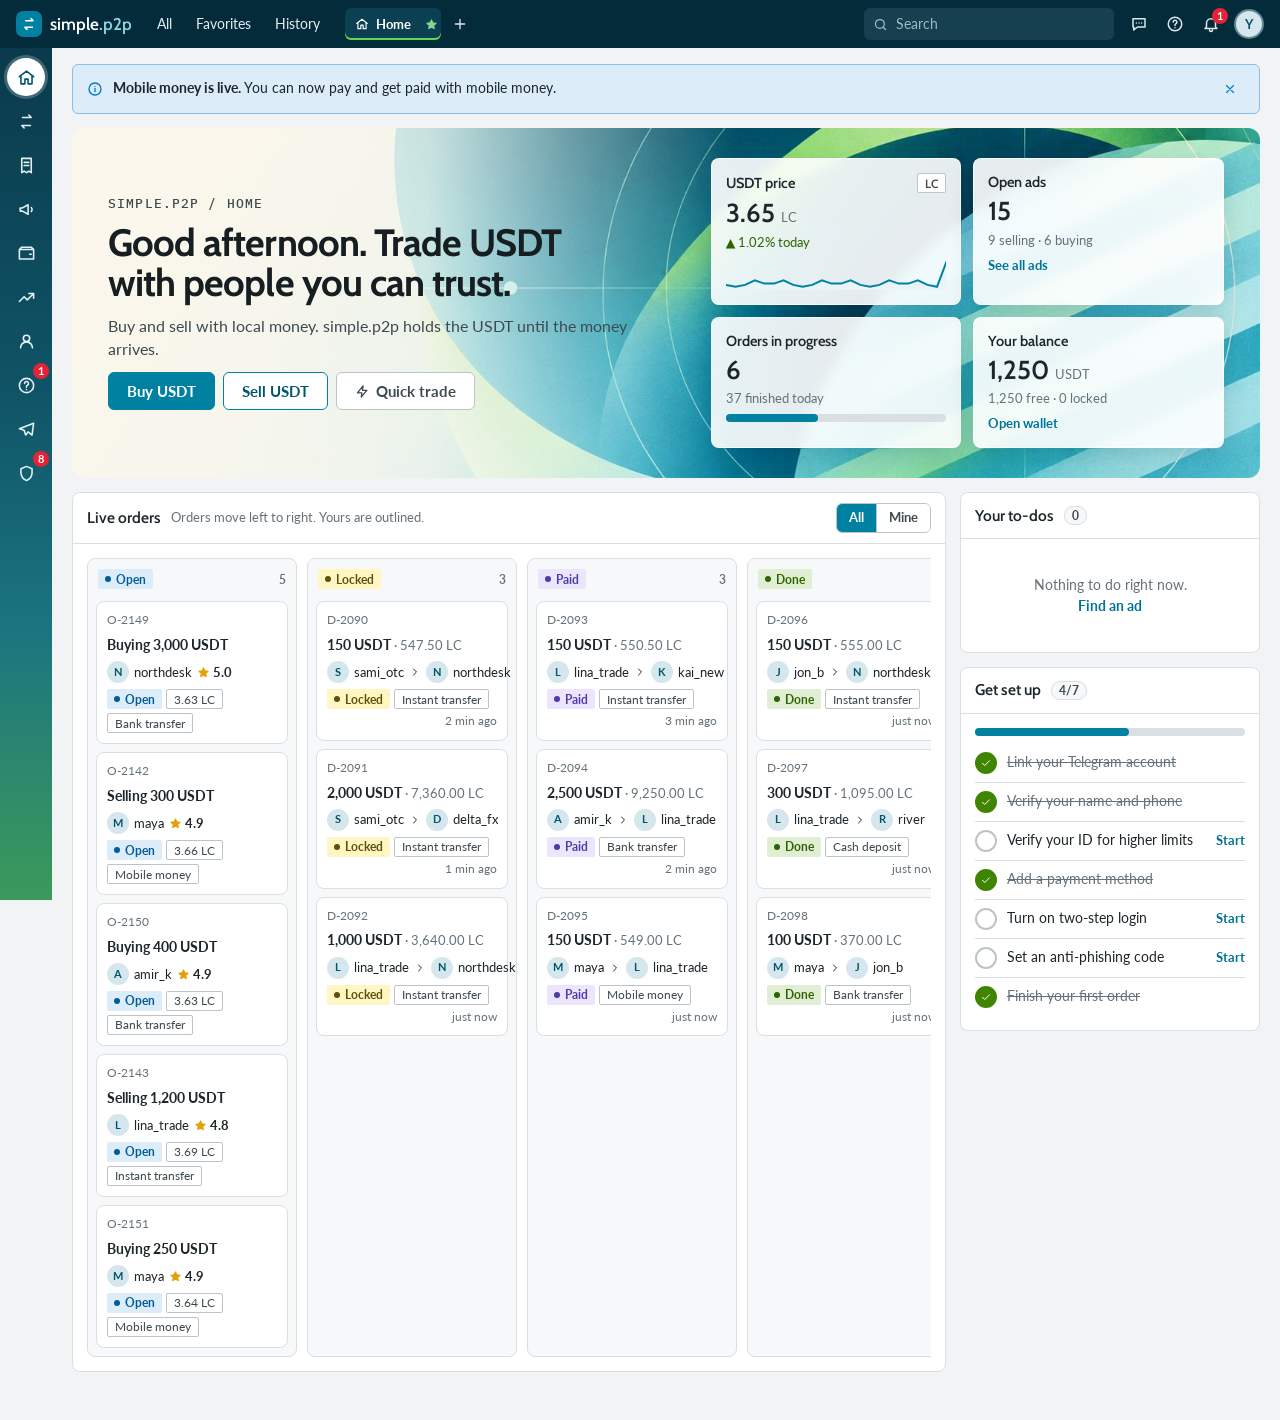
<file: demo/index.html>
<!doctype html>
<html lang="en"><head><meta charset="utf-8">
<meta name="viewport" content="width=device-width,initial-scale=1,viewport-fit=cover">
<style>:root{color-scheme:light;box-sizing:border-box;padding-top:env(safe-area-inset-top,0px);padding-bottom:env(safe-area-inset-bottom,0px)}body{margin:0;padding:0;font:14px -apple-system,BlinkMacSystemFont,sans-serif;background:#fff;color:#000}img{max-width:100%}[hidden]:not([hidden=until-found i]){display:none!important}</style>
</head><body>
<title>simple.p2p workspace</title>
<meta name="claude:viewport-fit-sides" content="cover">
<link rel="stylesheet" href="https://fonts.googleapis.com/css2?family=Cabin:wght@500;600;700&family=IBM+Plex+Mono:wght@500&family=Lato:wght@400;700&display=swap">
<style>
/* Layout: an enterprise "workspace" shell. Dark top bar (menus, where-am-I pill, search, alerts), a thin colour rail of pages on the
   left (a bottom bar on phones), a strip of tabs for every open deal, then the page: dashboards, list pages and record pages.
   Record pages use three columns: details left, summary and activity in the middle, a light-blue side panel on the right.
   Teal is for actions; status colours (yellow locked, purple paid, green done, red dispute) only ever mark state. One light look. */
:root{
  --hdr:#032B3A;--hdr-2:#0C3F51;--hdr-field:#163F4F;--hdr-line:#2A5868;--on-hdr:#FFFFFF;--hdr-muted:#9DBDC8;--hdr-text:#E3EEF2;
  --pri:#0081A2;--pri-d:#00566E;--pri-dd:#002C38;--pri-l:#BCDFE7;--pri-ll:#E8F4F7;
  --strip:#C5E0E8;--strip-h:#D8EBF0;
  --bg:#F1F3F4;--card:#FFFFFF;--soft:#F6F8F9;--line:#D9DFE2;--line-2:#BCC4C9;
  --text:#1D262A;--text-2:#3D4A50;--muted:#65727A;--link:#00739A;
  --panel:#E2EDF1;--panel-line:#CBDDE4;--iconbar:#C2DCE4;
  --pos:#2F6301;--pos-bg:#E0EFD3;--pos-dot:#3F8500;--pos-line:#9CC77E;
  --info:#005D9A;--info-bg:#DDECF9;--info-dot:#0079CC;--info-line:#8CBDE6;
  --mod:#4F3BA6;--mod-bg:#EBE6FD;--mod-dot:#7A5DF0;--mod-line:#B3A3F6;
  --warn:#5E5007;--warn-bg:#FFF6C4;--warn-dot:#C9AC10;--warn-line:#E8D466;
  --high:#7A4700;--high-bg:#FFE7C4;--high-dot:#FD9601;--high-line:#F5B860;
  --crit:#A81A29;--crit-bg:#FCDDE0;--crit-dot:#E52238;--crit-line:#EE8A94;
  --low:#4A5053;--low-bg:#E6E8E9;--low-dot:#6D7376;--low-line:#B4B8BA;
  --note:#FFF8DC;--note-line:#EDDC98;--sum-line:#71BC8F;--sum-bg:#F4FAF6;
  --f-h:"Cabin","Lato",system-ui,-apple-system,"Segoe UI",Roboto,Arial,sans-serif;
  --f-b:"Lato",system-ui,-apple-system,"Segoe UI",Roboto,Arial,sans-serif;
  --r-s:2px;--r-m:6px;--r-l:8px;--top:calc(48px + env(safe-area-inset-top,0px));
  color-scheme:light;
}
*,*::before,*::after{box-sizing:border-box}
html,body{background:var(--bg)}
body{color:var(--text);font:400 14px/1.45 var(--f-b);-webkit-font-smoothing:antialiased}
body::before{content:"";position:fixed;inset:0 0 auto;height:env(safe-area-inset-top,0px);z-index:60;background:var(--hdr)}
h1,h2,h3,h4,p,ul,ol,dl,dd{margin:0}
ul,ol{padding:0;list-style:none}
button,input,select,textarea{font:inherit;color:inherit}
button{cursor:pointer}
:focus-visible{outline:2px solid var(--pri);outline-offset:2px}
.sr{position:absolute;width:1px;height:1px;overflow:hidden;clip:rect(0 0 0 0);white-space:nowrap}
.i{flex:none;vertical-align:-3px}
.i.fill{fill:currentColor}
.num{font-variant-numeric:tabular-nums}
.muted{color:var(--muted)}
.small{font-size:12.5px}
.empty{padding:22px 12px;color:var(--muted);text-align:center}

/* top bar */
.hdr{position:sticky;top:env(safe-area-inset-top,0px);z-index:50;display:flex;align-items:center;gap:10px;height:48px;padding:0 max(16px,env(safe-area-inset-right,0px)) 0 max(16px,env(safe-area-inset-left,0px));background:var(--hdr);color:var(--on-hdr)}
.hdr-l{display:flex;align-items:center;gap:2px;min-width:0}
.logo{display:flex;align-items:center;gap:8px;margin-right:12px;padding:0;border:0;background:none;color:var(--on-hdr);font:600 17px/1 var(--f-h);white-space:nowrap}
.logo em{font-style:normal;color:#8FD3E2}
.logo-mark{display:grid;place-items:center;width:26px;height:26px;border-radius:7px;background:var(--pri);color:#fff}
.hm{display:flex;align-items:center;gap:6px;height:34px;padding:0 10px;border:1px solid transparent;border-radius:var(--r-m);background:none;color:var(--hdr-text);font-size:14px;white-space:nowrap}
.hm:hover{background:var(--hdr-2)}
.hm.on{border-color:#5E8796;background:var(--hdr-2);color:#fff}
.hm .i{display:none}
.hdr-r{display:flex;align-items:center;justify-content:flex-end;gap:2px;min-width:0}
.gsearch{position:relative;display:flex;align-items:center;width:min(250px,20vw);height:32px;margin-right:6px;color:var(--hdr-muted)}
.gsearch .i{position:absolute;left:9px;pointer-events:none}
.gsearch input{width:100%;height:100%;padding:0 10px 0 31px;border:1px solid transparent;border-radius:var(--r-m);background:var(--hdr-field);color:#fff;font-size:13.5px}
.gsearch input::placeholder{color:var(--hdr-muted)}
.gsearch input:focus{outline:none;border-color:#7FB7C7;background:#0E3747}
.hi{position:relative;display:grid;place-items:center;flex:none;width:34px;height:34px;border:0;border-radius:50%;background:none;color:#D9E8ED}
.hi:hover{background:var(--hdr-2)}
.hi.ph{display:none}
.nb{position:absolute;top:1px;right:0;min-width:16px;height:16px;padding:0 4px;border-radius:8px;background:var(--crit-dot);color:#fff;font:700 10.5px/16px var(--f-b);text-align:center}
.hme{display:grid;place-items:center;flex:none;width:30px;height:30px;margin-left:4px;border:2px solid #5E8796;border-radius:50%;background:#D5E6EC;color:var(--pri-d);font-weight:700;font-size:13px}

/* shell: pinned menu, rail, tabs, page */
.shell{display:flex;align-items:stretch;min-height:calc(100vh - 48px)}
.pinned{position:sticky;top:var(--top);align-self:flex-start;flex:none;width:250px;height:calc(100vh - var(--top));overflow-y:auto;background:var(--hdr);color:var(--hdr-text);border-right:1px solid var(--hdr-line)}
.pin-t{padding:14px 14px 0;font:600 15px var(--f-h);color:#fff}
.rail{position:sticky;top:var(--top);align-self:flex-start;display:flex;flex-direction:column;align-items:center;gap:6px;flex:none;width:52px;height:calc(100vh - var(--top));padding:10px 0 12px;background:linear-gradient(180deg,#0A3A4C 0%,#0F5466 40%,#1B7480 68%,#3B9A5A 100%)}
.rb{position:relative;display:grid;place-items:center;width:38px;height:38px;border:0;border-radius:50%;background:none;color:#E3F1F4}
.rb:hover{background:rgba(255,255,255,.14)}
.rb.on{background:#fff;color:var(--pri-d);box-shadow:0 0 0 3px rgba(255,255,255,.22)}
.rb .nb{top:-3px;right:-4px}
.rb-l{display:none}
.rail .grow{flex:1}
.work{flex:1;min-width:0;display:flex;flex-direction:column}
.tabs{flex:1;display:flex;align-items:center;gap:4px;min-width:0;height:48px;padding:0 4px;overflow-x:auto;scrollbar-width:none}
.tabs::-webkit-scrollbar{display:none}
.tab{display:flex;align-items:center;flex:none;height:32px;border-radius:var(--r-m);color:#C7DCE3}
.tab:hover{background:var(--hdr-2)}
.tab.on{background:var(--hdr-2);color:#fff;box-shadow:inset 0 -2px 0 #62D84E}
.tb{display:flex;align-items:center;gap:7px;max-width:220px;height:100%;padding:0 8px 0 10px;border:0;background:none;color:inherit;font-size:13px;white-space:nowrap}
.tab.on .tb{font-weight:700}
.tb .tl{overflow:hidden;text-overflow:ellipsis}
.tstar{display:grid;place-items:center;flex:none;width:22px;height:22px;border:0;border-radius:4px;background:none;color:#9DBDC8}
.tstar.on{color:#86D592}
.tstar:hover{background:#1E5468;color:#fff}
.tdot{width:7px;height:7px;border-radius:50%;background:var(--crit-dot)}
.tx{display:grid;place-items:center;width:22px;height:22px;margin-right:5px;border:0;border-radius:4px;background:none;color:#9DBDC8}
.tx:hover{background:#1E5468;color:#fff}
.tadd{display:grid;place-items:center;flex:none;width:30px;height:30px;border:0;border-radius:6px;background:none;color:#D9E8ED}
.tadd:hover{background:var(--hdr-2)}
.main{flex:1;display:flex;flex-direction:column;gap:14px;min-width:0;padding:16px 20px 48px}
.main.flush{padding:0;gap:0;background:var(--card)}

/* type, cards, buttons, fields */
.ph{display:flex;flex-wrap:wrap;align-items:center;justify-content:space-between;gap:10px 16px}
.ph h1{font:600 21px/1.25 var(--f-h);text-wrap:balance}
.sub{font-size:13px;color:var(--muted)}
.card{display:flex;flex-direction:column;min-width:0;border:1px solid var(--line);border-radius:var(--r-l);background:var(--card)}
.card-h{display:flex;flex-wrap:wrap;align-items:center;gap:8px 10px;min-height:46px;padding:10px 14px;border-bottom:1px solid var(--line)}
.card-t{font:600 15.5px/1.3 var(--f-h)}
.card-b{padding:14px;min-width:0}
.cnt{padding:0 7px;border-radius:9px;background:var(--soft);border:1px solid var(--line);font-size:12px;font-weight:700;color:var(--text-2)}
.ml{margin-left:auto}
.btns{display:flex;flex-wrap:wrap;align-items:center;gap:8px}
.btn{position:relative;display:inline-flex;align-items:center;justify-content:center;gap:6px;height:32px;padding:0 14px;border:1px solid var(--pri);border-radius:var(--r-m);background:var(--card);color:var(--pri-d);font-weight:700;font-size:13.5px;white-space:nowrap}
.btn:hover{background:var(--pri-ll)}
.btn.pri{background:var(--pri);color:#fff}
.btn.pri:hover{border-color:var(--pri-d);background:var(--pri-d)}
.btn.plain{border-color:var(--line-2);color:var(--text-2)}
.btn.plain:hover{background:var(--soft)}
.btn.bad{border-color:var(--crit-dot);color:var(--crit)}
.btn.bad:hover{background:var(--crit-bg)}
.btn.sm{height:28px;padding:0 10px;font-size:12.5px}
.btn.lg{height:38px;padding:0 18px;font-size:14.5px}
.btn.full{width:100%}
.btn:disabled{opacity:.45;cursor:not-allowed}
.btn .nb{position:static;margin-left:2px}
.ib{display:grid;place-items:center;flex:none;width:30px;height:30px;border:0;border-radius:var(--r-m);background:none;color:var(--text-2)}
.ib:hover{background:var(--soft)}
.ib.on{background:var(--pri-ll);color:var(--pri-d)}
.ib.dk{color:var(--hdr-text)}
.ib.dk:hover{background:var(--hdr-2)}
.link{padding:0;border:0;background:none;color:var(--link);font-weight:700;text-align:left}
.link:hover{text-decoration:underline}
.fld{display:flex;flex-direction:column;gap:4px;min-width:0}
.lbl{font-size:12.5px;color:var(--text-2)}
.req::before{content:"* ";color:var(--crit-dot)}
.in{width:100%;height:32px;padding:0 10px;border:1px solid var(--line-2);border-radius:var(--r-m);background:#fff;color:var(--text);font-size:14px}
.in:focus{outline:none;border-color:var(--pri);box-shadow:0 0 0 1px var(--pri)}
textarea.in{height:auto;min-height:84px;padding:8px 10px;resize:vertical}
select.in{padding-right:6px}
.ro{display:flex;align-items:center;justify-content:space-between;gap:8px;min-height:32px;padding:5px 4px 5px 10px;border:1px solid var(--line);border-radius:var(--r-m);background:#F3F5F6;font-size:14px;overflow-wrap:anywhere}
.ro .ib{width:24px;height:24px}
.ck{display:flex;align-items:flex-start;gap:9px;padding:10px 12px;border:1px solid var(--line-2);border-radius:var(--r-m);cursor:pointer;font-weight:700}
.ck input{width:17px;height:17px;margin:1px 0 0;flex:none;accent-color:var(--pri)}
.ck:has(input:checked){border-color:var(--pri);background:var(--pri-ll)}
.chips{display:flex;flex-wrap:wrap;gap:6px}
.chk{display:inline-flex;align-items:center;gap:7px;height:32px;padding:0 11px;border:1px solid var(--line-2);border-radius:var(--r-m);cursor:pointer}
.chk:has(input:checked){border-color:var(--pri);background:var(--pri-ll)}
.chk input{accent-color:var(--pri)}
.seg{display:inline-flex;border:1px solid var(--line-2);border-radius:var(--r-m);overflow:hidden}
.seg button{height:28px;padding:0 12px;border:0;border-left:1px solid var(--line-2);background:#fff;color:var(--text-2);font-size:12.5px;font-weight:700}
.seg button:first-child{border-left:0}
.seg button.on{background:var(--pri);color:#fff}

/* pills, tags, alerts, avatars */
.pill{display:inline-flex;align-items:center;gap:5px;height:20px;padding:0 7px;border-radius:var(--r-s);background:var(--low-bg);color:var(--low);font-size:12px;font-weight:700;white-space:nowrap}
.pill::before{content:"";width:6px;height:6px;border-radius:50%;background:currentColor}
.pill.nd::before{display:none}
.p-open{background:var(--info-bg);color:var(--info)}
.p-lock{background:var(--warn-bg);color:var(--warn)}
.p-paid{background:var(--mod-bg);color:var(--mod)}
.p-done{background:var(--pos-bg);color:var(--pos)}
.p-bad{background:var(--crit-bg);color:var(--crit)}
.p-high{background:var(--high-bg);color:var(--high)}
.p-low{background:var(--low-bg);color:var(--low)}
.tag{display:inline-flex;align-items:center;gap:4px;height:20px;padding:0 7px;border:1px solid var(--line-2);border-radius:var(--r-s);background:#fff;font-size:12px;color:var(--text-2);white-space:nowrap}
.alert{display:flex;align-items:flex-start;gap:9px;padding:9px 12px;border:1px solid;border-radius:var(--r-m);font-size:13.5px;color:var(--text)}
.alert .i{margin-top:1px}
.alert b{font-weight:700}
.a-critical{border-color:var(--crit-line);background:var(--crit-bg)}
.a-critical .i{color:var(--crit-dot)}
.a-high{border-color:var(--high-line);background:var(--high-bg)}
.a-warning{border-color:var(--warn-line);background:var(--warn-bg)}
.a-moderate{border-color:var(--mod-line);background:var(--mod-bg)}
.a-low{border-color:var(--low-line);background:var(--low-bg)}
.a-info{border-color:var(--info-line);background:var(--info-bg)}
.a-info .i{color:var(--info-dot)}
.a-positive{border-color:var(--pos-line);background:var(--pos-bg)}
.a-positive .i{color:var(--pos-dot)}
.av{display:grid;place-items:center;flex:none;width:30px;height:30px;border-radius:50%;background:#D5E6EC;color:var(--pri-d);font-weight:700;font-size:12.5px}
.av.sm{width:22px;height:22px;font-size:10.5px}
.av.lg{width:56px;height:56px;font-size:22px}
.av.sq{border-radius:var(--r-m)}
.av.e-lock{background:var(--warn-bg);color:var(--warn)}
.av.e-ok{background:var(--pos-bg);color:var(--pos)}
.av.e-bad{background:var(--crit-bg);color:var(--crit)}
.av.e-info{background:var(--info-bg);color:var(--info)}
.av.e-adm{background:var(--hdr);color:#fff}
.idok{display:inline-grid;place-items:center;width:15px;height:15px;margin-left:4px;border-radius:50%;background:var(--pri);color:#fff;vertical-align:-2px}
.stars{display:inline-flex;align-items:center;gap:3px;color:var(--text);font-weight:700;white-space:nowrap}
.stars .i{color:#E2A10B}
.who{display:flex;align-items:center;gap:10px;min-width:0}
.who-n{display:flex;flex-direction:column;min-width:0;line-height:1.35}
</style>

<style>
/* landing pages: KPI cards, board, to-dos */
.kpis{display:grid;grid-template-columns:repeat(4,minmax(0,1fr));gap:12px}
.kpis.three{grid-template-columns:repeat(3,minmax(0,1fr))}
.kpi{display:flex;flex-direction:column;gap:6px;min-width:0;padding:14px;border:1px solid var(--line);border-radius:var(--r-l);background:var(--card)}
.kpi-h{display:flex;align-items:center;justify-content:space-between;gap:8px;font:600 14.5px var(--f-h)}
.kpi-v{font:600 28px/1.1 var(--f-h)}
.kpi-v small{font:400 13px var(--f-b);color:var(--muted)}
.kpi-s{font-size:12.5px;color:var(--muted)}
.kpi-s.up{color:var(--pos)}
.kpi-s.down{color:var(--crit)}
.kpi .link{align-self:flex-start;font-size:13px}
.spark{display:block;width:100%;height:40px}
.sp-a{fill:var(--pri-ll)}
.sp-l{fill:none;stroke:var(--pri);stroke-width:2;vector-effect:non-scaling-stroke}
.bar{height:8px;border-radius:4px;background:var(--line)}
.bar i{display:block;height:100%;border-radius:4px;background:var(--pri)}
.bar.warn i{background:var(--high-dot)}
.ov-g{display:grid;grid-template-columns:minmax(0,1fr) 300px;gap:14px;align-items:start}
.board{display:grid;grid-template-columns:repeat(4,minmax(210px,1fr));gap:10px;overflow-x:auto}
.bcol{display:flex;flex-direction:column;gap:8px;min-width:0;padding:8px;border:1px solid var(--line);border-radius:var(--r-l);background:var(--soft)}
.bcol-h{display:flex;align-items:center;gap:8px;padding:2px 2px 4px;font-weight:700}
.bcol-h .c{margin-left:auto;font-size:12px;color:var(--muted)}
.bcol-e{padding:14px 6px;font-size:12.5px;color:var(--muted);text-align:center}
.tile{display:flex;flex-direction:column;gap:6px;width:100%;padding:10px;border:1px solid var(--line);border-radius:var(--r-l);background:var(--card);text-align:left;font-size:13px}
.tile:hover{border-color:var(--pri)}
.tile.mine{border-color:var(--pri);box-shadow:inset 3px 0 0 var(--pri)}
.t-no{font-size:11.5px;color:var(--muted)}
.t-ti{font-weight:700;font-size:14px}
.t-ti .muted{font-weight:400;font-size:12.5px}
.t-flow{display:flex;align-items:center;gap:5px;min-width:0}
.t-n{overflow:hidden;text-overflow:ellipsis;white-space:nowrap}
.t-pills{display:flex;flex-wrap:wrap;align-items:center;gap:4px}
.t-ago{margin-left:auto;font-size:11.5px;color:var(--muted)}
@media (prefers-reduced-motion:no-preference){.tile.fresh{animation:arrive 1.1s ease-out}}
@keyframes arrive{from{background:var(--warn-bg)}to{background:var(--card)}}
.todos{display:flex;flex-direction:column;gap:10px}
.todo{display:flex;flex-direction:column;gap:6px;padding:12px;border:1px solid var(--line);border-radius:var(--r-l);background:var(--card)}
.todo .btn{align-self:flex-start}

/* list pages */
.lp{display:grid;grid-template-columns:230px minmax(0,1fr);border:1px solid var(--line);border-radius:var(--r-l);background:var(--card);overflow:hidden}
.lp.prev{grid-template-columns:230px minmax(0,1fr) 310px}
.lmenu{display:flex;flex-direction:column;padding:10px 0 14px;border-right:1px solid var(--line);background:#FAFBFB}
.lmenu-h{padding:4px 14px 8px;font:600 15px var(--f-h)}
.lmenu .lg{display:flex;align-items:center;gap:6px;width:100%;padding:7px 12px;border:0;background:none;font-weight:700;text-align:left}
.li{display:flex;align-items:center;justify-content:space-between;gap:8px;width:100%;padding:6px 14px 6px 32px;border:0;background:none;color:var(--text-2);font-size:13.5px;text-align:left}
.li:hover{background:var(--soft)}
.li.on{background:var(--pri-ll);color:var(--pri-dd);font-weight:700;box-shadow:inset 3px 0 0 var(--pri)}
.li .c{font-size:12px;color:var(--muted)}
.lmain{display:flex;flex-direction:column;min-width:0}
.lsel{display:none;padding:12px 14px 0}
.lbar{display:flex;flex-wrap:wrap;align-items:center;gap:8px 10px;padding:12px 14px 8px}
.lbar h2{font:600 17px var(--f-h)}
.lsearch{display:flex;gap:6px;flex:1 1 280px;max-width:380px}
.lsearch select{width:118px;flex:none}
.crumbs{display:flex;flex-wrap:wrap;align-items:center;gap:4px 6px;padding:0 14px 10px;font-size:13px}
.crumbs button:not(.ib){padding:0;border:0;background:none;color:var(--link)}
.crumbs button:not(.ib):hover{text-decoration:underline}
.crumbs .sep{color:var(--muted)}
.builder{display:flex;flex-wrap:wrap;align-items:flex-end;gap:10px;margin:0 14px 10px;padding:12px;border:1px solid var(--line);border-radius:var(--r-m);background:var(--soft)}
.builder .fld{width:160px}
.tbl-wrap{overflow-x:auto}
.tbl{width:100%;border-collapse:collapse;font-size:13.5px}
.tbl th{height:36px;padding:0 10px;border-top:1px solid var(--line);border-bottom:1px solid var(--line-2);background:#fff;text-align:left;font-weight:700;white-space:nowrap}
.tbl th.r{text-align:right}
.sort{display:inline-flex;align-items:center;gap:4px;padding:0;border:0;background:none;font-weight:700}
.sort .i{color:var(--muted)}
.tbl td{height:40px;padding:4px 10px;border-bottom:1px solid var(--line);vertical-align:middle;white-space:nowrap}
.tbl tbody tr:hover td{background:#F1F8FA}
.tbl tr.sel td{background:var(--pri-ll)}
.tbl tr.mine td{background:#F5FAFB}
.tbl .r{text-align:right}
.tbl .cb{width:34px;padding-right:0}
.tbl .cb input{width:15px;height:15px;accent-color:var(--pri)}
.tbl .pv{width:30px;padding:0 0 0 4px}
.tbl .pv .ib{width:26px;height:26px;color:var(--muted)}
.tbl .act{width:1%;text-align:right}
.tbl .who{gap:7px}
.tbl .tags{display:flex;flex-wrap:wrap;gap:4px}
.lfoot{display:flex;flex-wrap:wrap;align-items:center;justify-content:space-between;gap:8px 14px;padding:10px 14px;border-top:1px solid var(--line);font-size:13px}
.lfoot select{width:auto;height:30px;font-size:13px}
.pager{display:flex;align-items:center;gap:4px;color:var(--text-2)}
.pager .ib{width:26px;height:26px}
.lprev{display:flex;flex-direction:column;gap:12px;min-width:0;padding:14px;border-left:1px solid var(--panel-line);background:var(--panel)}
.lprev-h{display:flex;align-items:center;justify-content:space-between;font:600 15px var(--f-h)}

/* record pages */
.rec{flex:1;display:flex;flex-direction:column;min-width:0;background:var(--card)}
.rec-h{display:flex;flex-wrap:wrap;align-items:center;gap:10px 16px;padding:12px 20px;border-bottom:1px solid var(--line)}
.rec-h h1{font:600 19px/1.3 var(--f-h);text-wrap:balance}
.rec-h .sub{display:flex;flex-wrap:wrap;align-items:center;gap:4px 10px;margin-top:2px}
.rec-h .btns{margin-left:auto}
.rec-al{padding:12px 20px 0}
.rec-g{flex:1;display:grid;grid-template-columns:290px minmax(0,1fr) 340px;grid-template-areas:"left sum side" "left act side";grid-template-rows:auto 1fr;align-items:start}
.r-left{grid-area:left;align-self:stretch;display:flex;flex-direction:column;gap:16px;padding:16px;border-right:1px solid var(--line)}
.r-sum{grid-area:sum;display:flex;flex-direction:column;gap:12px;min-width:0;padding:16px 20px 0}
.r-act{grid-area:act;min-width:0;padding:6px 20px 28px}
.r-side{grid-area:side;align-self:stretch;display:flex;min-width:0;border-left:1px solid var(--panel-line);background:var(--panel)}
.r-form{grid-column:1 / 3;grid-row:1 / 3;min-width:0;padding:18px 20px 28px}
.sp{flex:1;display:flex;flex-direction:column;gap:12px;min-width:0;padding:14px}
.sp-h{display:flex;align-items:center;justify-content:space-between;gap:8px;font:600 16px var(--f-h)}
.ibar{display:flex;flex-direction:column;align-items:center;gap:6px;flex:none;width:42px;padding:12px 0;background:var(--iconbar)}
.ibar button{position:relative;display:grid;place-items:center;width:30px;height:30px;border:0;border-radius:50%;background:none;color:#1D4D5D}
.ibar button:hover{background:rgba(255,255,255,.55)}
.ibar button.on{background:#fff;color:var(--pri)}
.ibar .nb{top:-4px;right:-5px}
.pc{display:flex;flex-direction:column;gap:8px;min-width:0;padding:12px;border-radius:var(--r-l);background:var(--card);box-shadow:0 1px 2px rgba(3,43,58,.08)}
.pc h4{font:600 14px var(--f-h)}
.cc{display:flex;flex-direction:column;gap:10px;padding:12px 14px;border:1px solid var(--line);border-radius:var(--r-l);background:var(--card)}
.cc-h{display:flex;align-items:center;justify-content:space-between;font:600 15px var(--f-h)}
.kv{display:grid;grid-template-columns:1fr 1fr;gap:8px 12px}
.kv dt{font-size:11.5px;color:var(--muted)}
.kv dd{font-weight:700}
.sec-h{display:flex;align-items:center;justify-content:space-between;width:100%;padding:0;border:0;background:none;font:600 16px var(--f-h);text-align:left}
.flds{display:flex;flex-direction:column;gap:10px;margin-top:10px}
.f2{display:grid;grid-template-columns:1fr 1fr;gap:14px 18px}
.f2 .wide{grid-column:1 / -1}
.sum{display:flex;flex-direction:column;gap:6px;padding:12px 14px;border:1.5px solid var(--sum-line);border-radius:var(--r-l);background:var(--sum-bg)}
.sum-h{display:flex;align-items:center;justify-content:space-between;gap:8px;margin-bottom:2px;font-size:12.5px;color:var(--text-2)}
.sum-h span{display:inline-flex;align-items:center;gap:6px}
.sum b{font-weight:700}
.sum ul{padding-left:18px;list-style:disc}
.act-h{display:flex;align-items:center;justify-content:space-between;gap:8px;margin:14px 0 10px}
.act-h h2{font:600 17px var(--f-h)}
.compose{display:flex;gap:8px;margin-bottom:6px}
.compose .in{flex:1;min-width:0}
.feed{display:flex;flex-direction:column}
.ev{display:grid;grid-template-columns:30px minmax(0,1fr);gap:10px;padding:11px 0;border-bottom:1px solid var(--line)}
.ev:last-child{border-bottom:0}
.ev-t{display:flex;flex-wrap:wrap;align-items:baseline;gap:2px 8px;font-weight:700}
.ev-m{font-size:12px;font-weight:400;color:var(--muted)}
.ev-c{margin-top:3px;overflow-wrap:anywhere}
.ev.note .ev-c{padding:8px 10px;border:1px solid var(--note-line);border-radius:var(--r-m);background:var(--note)}
.ev.mine .ev-c{color:var(--text)}
.ring{position:relative;display:grid;place-items:center;padding:4px 0}
.ring>svg{width:112px;height:112px;transform:rotate(-90deg)}
.rg-t .i{width:26px;height:26px}
.rg-t .i.ok{color:var(--pos-dot)}
.rg-b{fill:none;stroke:#E3E8EA;stroke-width:9}
.rg-f{fill:none;stroke:var(--pos-dot);stroke-width:9;stroke-linecap:round;transition:stroke-dashoffset .9s linear}
.rg-f.warn{stroke:var(--high-dot)}
.rg-f.bad{stroke:var(--crit-dot)}
.rg-f.gray{stroke:var(--low-line)}
.rg-t{position:absolute;inset:0;display:flex;flex-direction:column;align-items:center;justify-content:center;text-align:center;line-height:1.2}
.rg-t b{font:600 16px var(--f-h)}
.rg-t span{max-width:84px;font-size:11px;color:var(--muted)}
.stps li{display:flex;align-items:center;gap:10px;padding:7px 0;border-bottom:1px solid #E4ECEF;font-size:13.5px}
.stps li:last-child{border-bottom:0}
.stps .d{display:grid;place-items:center;flex:none;width:22px;height:22px;border:2px solid var(--line-2);border-radius:50%;background:#fff;font-size:11px;font-weight:700;color:var(--muted)}
.stps .done .d{border-color:var(--pos-dot);background:var(--pos-dot);color:#fff}
.stps .now{font-weight:700}
.stps .now .d{border-color:var(--pri);color:var(--pri)}
.stps .bad .d{border-color:var(--crit-dot);background:var(--crit-dot);color:#fff}
.file{display:flex;align-items:center;gap:10px;padding:10px 12px;border-radius:var(--r-l);background:var(--card);box-shadow:0 1px 2px rgba(3,43,58,.1)}
.file b{display:block;font-size:13.5px}
.starsel{display:flex;gap:2px}
.starsel button{padding:0 2px;border:0;background:none;color:var(--line-2)}
.starsel button.on{color:#E2A10B}
.give-get{display:grid;grid-template-columns:1fr 1fr;border:1px solid var(--line);border-radius:var(--r-l)}
.give-get div{display:flex;flex-direction:column;gap:2px;padding:12px 14px}
.give-get div + div{border-left:1px solid var(--line);background:var(--pos-bg)}
.give-get b{font:600 19px var(--f-h)}

/* wallet, admin, telegram */
.w-g,.ad-g{display:grid;grid-template-columns:minmax(0,1fr) 340px;gap:14px;align-items:start}
.ad-g{grid-template-columns:minmax(0,1fr) minmax(0,1fr)}
.memo{display:flex;flex-direction:column;gap:4px;padding:12px;border:1px solid var(--warn-line);border-radius:var(--r-m);background:var(--warn-bg)}
.memo b{font:600 21px var(--f-h);letter-spacing:.02em}
.addr{padding:10px;border:1px solid var(--line);border-radius:var(--r-m);background:var(--soft);font-family:ui-monospace,SFMono-Regular,Menlo,Consolas,monospace;font-size:12.5px;overflow-wrap:anywhere}
.qr{display:block;width:132px;height:132px;padding:6px;border:1px solid var(--line);background:#fff}
.dc{display:flex;flex-direction:column;gap:8px;padding:12px;border:1px solid var(--line);border-radius:var(--r-l);background:var(--card)}
.dc + .dc{margin-top:10px}
.dc-h{display:flex;align-items:center;justify-content:space-between;gap:8px}
.claims{display:grid;grid-template-columns:1fr 1fr;gap:8px}
.claims div{padding:9px 10px;border:1px solid var(--line);border-radius:var(--r-m);background:var(--soft);font-size:13.5px}
.log li{display:flex;justify-content:space-between;gap:10px;padding:8px 0;border-bottom:1px solid var(--line);font-size:13px}
.log li:last-child{border-bottom:0}
.switch{display:inline-flex;align-items:center;gap:10px;padding:0;border:0;background:none;font-weight:700}
.sw{position:relative;width:42px;height:24px;border-radius:12px;background:var(--pri);transition:background .2s}
.sw::after{content:"";position:absolute;top:3px;left:21px;width:18px;height:18px;border-radius:50%;background:#fff;transition:left .2s}
.switch.off .sw{background:var(--crit-dot)}
.switch.off .sw::after{left:3px}
.tgfeed{display:flex;flex-direction:column;gap:8px;height:min(520px,60vh);overflow-y:auto;padding:14px;background:#EEF3F5}
.tm{align-self:flex-start;display:flex;flex-direction:column;gap:6px;max-width:min(520px,92%);padding:9px 12px;border:1px solid var(--line);border-radius:var(--r-l);background:var(--card);overflow-wrap:anywhere}
.tm.me{align-self:flex-end;border-color:var(--pri-d);background:var(--pri-d);color:#fff}
.tm.post{align-self:stretch;max-width:none}
.tm.pin{align-self:stretch;max-width:none;border-color:var(--warn-line);background:var(--warn-bg)}
.tm.del{border-style:dashed;background:transparent;color:var(--muted);font-style:italic;font-size:13px}
.tm time{align-self:flex-end;font-size:11px;color:var(--muted)}
.tm.me time{color:#CDE6EE}
.tm .from{font-size:12px;font-weight:700;color:var(--link)}
.tm .btn,.tm .pill{align-self:flex-start}
.tg-f{display:flex;flex-wrap:wrap;gap:6px;padding:10px 14px;border-top:1px solid var(--line)}
</style>

<style>
/* ---- record extras: process flow, highlighted values, record tabs ---- */
.rec-flow{display:flex;align-items:center;gap:12px;padding:10px 20px;border-bottom:1px solid var(--line);background:var(--soft)}
.flow{flex:1;display:flex;min-width:0;overflow-x:auto;scrollbar-width:none}
.flow::-webkit-scrollbar{display:none}
.flow li{flex:1 1 0;display:flex;align-items:center;justify-content:center;gap:6px;min-width:104px;height:30px;padding:0 8px 0 20px;background:#E3E9EC;color:var(--text-2);font-size:12.5px;font-weight:700;white-space:nowrap;clip-path:polygon(0 0,calc(100% - 11px) 0,100% 50%,calc(100% - 11px) 100%,0 100%,11px 50%)}
.flow li:first-child{padding-left:10px;border-radius:4px 0 0 4px;clip-path:polygon(0 0,calc(100% - 11px) 0,100% 50%,calc(100% - 11px) 100%,0 100%)}
.flow li:last-child{border-radius:0 4px 4px 0;clip-path:polygon(0 0,100% 0,100% 100%,0 100%,11px 50%)}
.flow li+li{margin-left:-8px}
.flow li.done{background:#D7EBC9;color:var(--pos)}
.flow li.now{background:var(--pri-d);color:#fff}
.flow li.bad{background:var(--crit-bg);color:var(--crit)}
.timer{display:inline-flex;align-items:center;gap:6px;flex:none;height:30px;padding:0 12px;border:1px solid var(--high-line);border-radius:15px;background:var(--high-bg);color:var(--high);font-weight:700;font-size:13px}
.timer.ok{border-color:var(--pos-line);background:var(--pos-bg);color:var(--pos)}
.timer.bad{border-color:var(--crit-line);background:var(--crit-bg);color:var(--crit)}
.timer.low{border-color:var(--low-line);background:var(--low-bg);color:var(--low)}
.hv{display:grid;grid-template-columns:repeat(auto-fit,minmax(130px,1fr));border:1px solid var(--line);border-radius:var(--r-l);background:var(--card);overflow:hidden}
.hv>div{display:flex;flex-direction:column;gap:2px;min-width:0;padding:10px 14px;border-right:1px solid var(--line);box-shadow:0 1px 0 var(--line)}
.hv dt{font-size:12px;color:var(--muted)}
.hv dd{font:600 16px/1.3 var(--f-h);overflow-wrap:anywhere}
.rtabs{display:flex;gap:2px;border-bottom:1px solid var(--line);overflow-x:auto;scrollbar-width:none}
.rtabs::-webkit-scrollbar{display:none}
.rtabs button{display:inline-flex;align-items:center;gap:6px;flex:none;height:40px;padding:0 14px;border:0;border-bottom:3px solid transparent;background:none;color:var(--text-2);font-weight:700;white-space:nowrap}
.rtabs button:hover{color:var(--text);background:var(--soft)}
.rtabs button.on{border-bottom-color:var(--pri);color:var(--text)}
.rtabs .cnt{font-size:11px}
.sect{display:flex;flex-direction:column;gap:12px;padding:14px 16px;border:1px solid var(--line);border-radius:var(--r-l);background:var(--card)}
.sect-h{display:flex;align-items:center;justify-content:space-between;gap:8px;font:600 15.5px var(--f-h)}
.g2{display:grid;grid-template-columns:repeat(2,minmax(0,1fr));gap:14px}
.g3{display:grid;grid-template-columns:repeat(3,minmax(0,1fr));gap:14px}
.vstack{display:flex;flex-direction:column;gap:14px;min-width:0}
.row{display:flex;flex-wrap:wrap;align-items:center;gap:8px 12px}

/* ---- deal + chat layout ---- */
.dl{flex:1;display:grid;grid-template-columns:minmax(0,1fr) 390px;align-items:start}
.dl-sw{display:none}
.dl-main{display:flex;flex-direction:column;gap:16px;min-width:0;padding:16px 20px 32px}
.dl-chat{position:sticky;top:var(--top);display:flex;flex-direction:column;height:calc(100vh - var(--top));min-width:0;border-left:1px solid var(--panel-line);background:var(--panel)}
.ch-h{display:flex;align-items:center;gap:10px;flex:none;padding:10px 10px 10px 14px;border-bottom:1px solid var(--panel-line);background:var(--card)}
.ch-h .who-n{flex:1}
.ch-safe{display:flex;align-items:center;gap:8px;flex:none;padding:7px 14px;border-bottom:1px solid var(--warn-line);background:var(--warn-bg);font-size:12.5px;color:var(--warn)}
.ch-log{flex:1;display:flex;flex-direction:column;gap:10px;overflow-y:auto;padding:14px 12px;background:#EEF4F6}
.cm{display:flex;align-items:flex-end;gap:7px;max-width:88%}
.cm.me{align-self:flex-end;flex-direction:row-reverse}
.cm-b{display:flex;flex-direction:column;gap:3px;min-width:0}
.cm.me .cm-b{align-items:flex-end}
.cm .bub{padding:8px 11px;border:1px solid var(--line);border-radius:12px 12px 12px 3px;background:var(--card);overflow-wrap:anywhere;white-space:pre-line}
.cm.me .bub{border-color:var(--pri-d);border-radius:12px 12px 3px 12px;background:var(--pri-d);color:#fff}
.cm.adm .bub{border-color:var(--note-line);background:var(--note)}
.cm.auto .bub{border-style:dashed}
.cm-m{display:flex;align-items:center;gap:4px;font-size:11px;color:var(--muted)}
.cm-m .tick{color:var(--pri)}
.cm-sys{align-self:center;display:flex;align-items:center;gap:6px;max-width:92%;padding:4px 11px;border-radius:12px;background:#DCE6EA;color:var(--text-2);font-size:12px;text-align:center}
.cm-day{align-self:center;font-size:11px;font-weight:700;letter-spacing:.04em;text-transform:uppercase;color:var(--muted)}
.typing{display:inline-flex;gap:3px;padding:10px 12px;border:1px solid var(--line);border-radius:12px;background:var(--card)}
.typing i{width:6px;height:6px;border-radius:50%;background:var(--muted);animation:blink 1.2s infinite}
.typing i:nth-child(2){animation-delay:.2s}.typing i:nth-child(3){animation-delay:.4s}
@keyframes blink{0%,80%,100%{opacity:.25}40%{opacity:1}}
@media (prefers-reduced-motion:reduce){.typing i{animation:none;opacity:.6}}
.rcpt{display:flex;flex-direction:column;gap:2px;width:210px;padding:10px 12px;border:1px solid var(--line);border-top:4px solid var(--pri);border-radius:var(--r-m);background:#fff;color:var(--text);font-size:12px;text-align:left}
.rcpt b{font:600 13px var(--f-h)}
.rcpt .ramt{font:600 17px var(--f-h)}
.rcpt span{display:flex;justify-content:space-between;gap:8px}
.ch-q{display:flex;gap:6px;flex:none;overflow-x:auto;padding:8px 12px;border-top:1px solid var(--panel-line);background:var(--card);scrollbar-width:none}
.ch-q::-webkit-scrollbar{display:none}
.qr-chip{flex:none;height:28px;padding:0 11px;border:1px solid var(--pri);border-radius:14px;background:#fff;color:var(--pri-d);font-size:12.5px;font-weight:700;white-space:nowrap}
.qr-chip:hover{background:var(--pri-ll)}
.ch-f{display:flex;align-items:center;gap:6px;flex:none;padding:10px 12px;border-top:1px solid var(--line);background:var(--card)}
.ch-f .in{flex:1;min-width:0}
.ch-end{flex:none;padding:12px 14px;border-top:1px solid var(--line);background:var(--card);color:var(--muted);font-size:13px}

/* ---- dashboards and charts ---- */
.dash{display:grid;grid-template-columns:repeat(12,minmax(0,1fr));gap:12px}
.w3{grid-column:span 3}.w4{grid-column:span 4}.w5{grid-column:span 5}.w6{grid-column:span 6}.w7{grid-column:span 7}.w8{grid-column:span 8}.w12{grid-column:span 12}
.wg{display:flex;flex-direction:column;min-width:0;border:1px solid var(--line);border-radius:var(--r-l);background:var(--card)}
.wg-h{display:flex;align-items:center;gap:8px;min-height:44px;padding:8px 8px 4px 14px;font:600 15px var(--f-h)}
.wg-h .ml{font:400 12.5px var(--f-b);color:var(--muted)}
.wg-b{position:relative;flex:1;min-width:0;padding:4px 14px 14px}
.score{display:flex;flex-direction:column;gap:4px;padding:12px 14px;border:1px solid var(--line);border-radius:var(--r-l);background:var(--card)}
.score .lbl{font:600 13.5px var(--f-h);color:var(--text-2)}
.score b{font:600 26px/1.15 var(--f-h)}
.score b small{font:400 13px var(--f-b);color:var(--muted)}
.chart{display:block;width:100%;overflow:visible}
.ax{font:11px var(--f-b);fill:var(--muted)}
.gl{stroke:#E6EAEC;stroke-width:1}
.base{stroke:var(--line-2);stroke-width:1}
.ln{fill:none;stroke:var(--pri);stroke-width:2;stroke-linejoin:round;stroke-linecap:round}
.ar{fill:url(#ga)}
.br{fill:var(--pri)}
.br:hover,.br.hov{fill:var(--pri-d)}
.xh{stroke:var(--text-2);stroke-width:1;stroke-dasharray:3 3}
.dotm{fill:var(--pri);stroke:#fff;stroke-width:2}
.hit{fill:transparent;cursor:crosshair}
.tip{position:absolute;z-index:5;pointer-events:none;padding:6px 9px;border-radius:var(--r-m);background:var(--hdr);color:#fff;font-size:12px;white-space:nowrap;transform:translate(-50%,calc(-100% - 10px))}
.tip b{display:block;font-size:13.5px}
.cbox{position:relative;height:200px;margin:10px 4px 26px 46px;touch-action:pan-y}
.cbox.bars{border-bottom:1px solid var(--line-2)}
.csvg{position:absolute;inset:0;width:100%;height:100%;overflow:visible}
.cy{position:absolute;left:-46px;width:40px;transform:translateY(50%);text-align:right;font-size:11px;color:var(--muted);font-variant-numeric:tabular-nums}
.cg{position:absolute;left:0;right:0;height:0;border-top:1px solid #E6EAEC}
.cx{position:absolute;bottom:-21px;transform:translateX(-50%);font-size:11px;color:var(--muted);white-space:nowrap}
.cdot{position:absolute;z-index:2;width:10px;height:10px;margin:-5px 0 0 -5px;border:2px solid #fff;border-radius:50%;background:var(--pri);box-shadow:0 0 0 1px var(--pri);pointer-events:none}
.vbars{position:absolute;inset:0;display:flex;align-items:flex-end;gap:2px}
.vbars i{flex:1;min-width:0;border-radius:4px 4px 0 0;background:var(--pri)}
.vbars i.hov{background:var(--pri-d)}
.hb{display:flex;flex-direction:column;gap:9px}
.hb-r{display:grid;grid-template-columns:116px minmax(0,1fr) 64px;align-items:center;gap:10px;font-size:13px}
.hb-r .t{height:14px;border-radius:0 4px 4px 0;background:var(--soft)}
.hb-r .t i{display:block;height:100%;border-radius:0 4px 4px 0;background:var(--pri)}
.hb-r .v{text-align:right;font-weight:700}
.book{width:100%;border-collapse:collapse;font-size:13px}
.book td,.book th{height:30px;padding:0 6px;border-bottom:1px solid var(--line);text-align:right}
.book th{font-weight:700;color:var(--muted);font-size:12px}
.book td:first-child,.book th:first-child{text-align:left}
.book .s{color:var(--crit);font-weight:700}
.book .b{color:var(--pos);font-weight:700}

/* ---- portal pieces: hero, illustrated cards, tiles, empty states ---- */
.hero{position:relative;display:flex;align-items:center;min-height:270px;padding:30px 36px;border-radius:12px;background:#FBF7EC;overflow:hidden;isolation:isolate}
.hero.sm{min-height:190px;padding:24px 30px}
.hero-art{position:absolute;inset:0;z-index:-2;background-position:right center;background-size:cover;background-repeat:no-repeat}
.hero::before{content:"";position:absolute;inset:0;z-index:-1;background:linear-gradient(90deg,rgba(251,247,236,.95) 0%,rgba(250,247,238,.8) 30%,rgba(245,247,240,0) 56%)}
.hero-t{flex:1;display:flex;flex-direction:column;align-items:flex-start;gap:12px;max-width:min(580px,52%);min-width:0}
.eyebrow{font:500 12.5px/1.2 "IBM Plex Mono",ui-monospace,SFMono-Regular,Menlo,Consolas,monospace;letter-spacing:.09em;text-transform:uppercase;color:var(--text-2)}
.hero h1{font:700 38px/1.06 var(--f-h);letter-spacing:-.025em;color:#161E22;text-wrap:balance}
.hero.sm h1{font-size:30px}
.hero p:not(.eyebrow){max-width:520px;color:var(--text-2);font-size:15.5px}
.kpis.hero-k{position:relative;z-index:1;flex:none;width:min(560px,46%);margin-left:auto;grid-template-columns:repeat(2,minmax(0,1fr));gap:12px}
.hero-k .kpi{border-color:rgba(255,255,255,.75);background:rgba(255,255,255,.9);box-shadow:0 8px 24px rgba(3,45,66,.16);backdrop-filter:blur(6px)}
.hero-k .kpi-v{font-size:26px}
.hero-k .spark{height:32px}
.hero-stats{display:flex;flex-wrap:wrap;gap:6px 22px;font-size:13px;color:var(--text-2)}
.hero-stats b{color:var(--text);font:700 18px var(--f-h)}
.hsearch{display:flex;width:min(520px,100%);height:46px;border-radius:var(--r-m);background:#fff;overflow:hidden;box-shadow:0 6px 20px rgba(0,0,0,.2)}
.hsearch .i{align-self:center;margin:0 4px 0 14px;color:var(--muted)}
.hsearch input{flex:1;min-width:0;padding:0 10px;border:0;font-size:15px;color:var(--text)}
.hsearch input:focus{outline:none}
.hsearch button{border:0;padding:0 18px;background:var(--pri);color:#fff;font-weight:700}
.ill{display:flex;flex-direction:column;gap:10px;padding:16px 18px;border:1px solid var(--line);border-radius:var(--r-l);background:var(--card)}
.ill h2{font:600 18px/1.25 var(--f-h);text-wrap:balance}
.ill .vstack{gap:8px}
.tiles{display:grid;grid-template-columns:repeat(auto-fill,minmax(210px,1fr));gap:12px}
.tl-c{display:flex;flex-direction:column;gap:6px;padding:16px;border:1px solid var(--line);border-radius:var(--r-l);background:var(--card);text-align:left}
.tl-c:hover{border-color:var(--pri);box-shadow:0 2px 8px rgba(3,45,66,.08)}
.tl-c b{font:600 15.5px var(--f-h)}
.tl-c .ic{display:grid;place-items:center;width:40px;height:40px;margin-bottom:4px;border-radius:50%;background:var(--pri-ll);color:var(--pri-d)}
.es{display:flex;flex-direction:column;align-items:center;gap:8px;padding:26px 16px;text-align:center}
.es-ic{display:grid;place-items:center;width:56px;height:56px;border-radius:50%;background:var(--pri-ll);color:var(--pri-d)}
.es b{font:600 16px var(--f-h)}
.es p{max-width:340px;color:var(--muted);font-size:13.5px}
.okcard{display:grid;grid-template-columns:64px minmax(0,1fr);align-items:center;gap:16px;padding:14px 16px;border:1.5px solid var(--pos-line);border-radius:var(--r-l);background:#fff}
.ok-ic{display:grid;place-items:center;align-self:start;width:64px;height:64px;border-radius:50%;background:var(--pos-bg);color:var(--pos-dot)}

/* ---- lists of rows, checklists, meters, switches, steppers ---- */
.rows{display:flex;flex-direction:column}
.rows>li,.rows>.r{display:flex;align-items:center;gap:12px;min-height:52px;padding:10px 0;border-bottom:1px solid var(--line)}
.rows>li:last-child,.rows>.r:last-child{border-bottom:0}
.rows .grow{flex:1;min-width:0}
.rows .t{display:block;font-weight:700}
.chkl li{display:flex;align-items:center;gap:10px;padding:8px 0;border-bottom:1px solid var(--line);font-size:13.5px}
.chkl li:last-child{border-bottom:0}
.chkl .d{display:grid;place-items:center;flex:none;width:22px;height:22px;border:2px solid var(--line-2);border-radius:50%;color:#fff}
.chkl .ok .d{border-color:var(--pos-dot);background:var(--pos-dot)}
.chkl .ok .ct{color:var(--muted);text-decoration:line-through}
.chkl .ct{flex:1}
.meter{display:grid;grid-template-columns:repeat(5,1fr);gap:4px}
.meter i{height:8px;border-radius:4px;background:var(--line)}
.meter i.on{background:var(--pos-dot)}
.meter.mid i.on{background:var(--high-dot)}
.meter.low i.on{background:var(--crit-dot)}
.tsw{position:relative;display:inline-flex;align-items:center;gap:8px;padding:0;border:0;background:none;font-size:13px;font-weight:700;color:var(--text-2)}
.tsw .sw{width:36px;height:20px;border-radius:10px;background:var(--line-2)}
.tsw .sw::after{top:3px;left:3px;width:14px;height:14px}
.tsw.on .sw{background:var(--pri)}
.tsw.on .sw::after{left:19px}
.stepper{display:flex;align-items:flex-start;gap:0;margin:2px 0 4px}
.stepper li{flex:1;display:flex;flex-direction:column;align-items:center;gap:6px;position:relative;font-size:12.5px;font-weight:700;color:var(--muted);text-align:center}
.stepper li::before{content:"";position:absolute;top:13px;left:calc(-50% + 16px);right:calc(50% + 16px);height:2px;background:var(--line-2)}
.stepper li:first-child::before{display:none}
.stepper .d{position:relative;display:grid;place-items:center;width:28px;height:28px;border:2px solid var(--line-2);border-radius:50%;background:#fff}
.stepper .done{color:var(--pos)}
.stepper .done .d{border-color:var(--pos-dot);background:var(--pos-dot);color:#fff}
.stepper .done::before,.stepper .now::before{background:var(--pos-dot)}
.stepper .now{color:var(--text)}
.stepper .now .d{border-color:var(--pri);color:var(--pri)}
.upl{display:flex;align-items:center;gap:12px;padding:14px;border:1.5px dashed var(--line-2);border-radius:var(--r-l);background:var(--soft)}
.upl.ok{border-style:solid;border-color:var(--pos-line);background:var(--pos-bg)}
.upl .grow{flex:1}
.idc{display:grid;grid-template-columns:44px 1fr;gap:4px 10px;width:150px;padding:8px;border:1px solid var(--line-2);border-radius:6px;background:linear-gradient(135deg,#E8F4F7,#fff);font-size:9px;color:var(--text-2)}
.idc i{grid-row:span 3;height:52px;border-radius:4px;background:#BCDFE7}
.idc s{height:6px;border-radius:3px;background:#CFD5D7;text-decoration:none}

/* ---- traders in lists ---- */
.avw{position:relative;display:inline-flex;flex:none}
.pres{position:absolute;right:-1px;bottom:-1px;width:10px;height:10px;border:2px solid #fff;border-radius:50%;background:var(--low-line)}
.pres.on{background:#3F9A1F}
.mbadge{display:inline-flex;align-items:center;gap:3px;height:18px;margin-left:5px;padding:0 6px;border-radius:var(--r-s);background:#E7F6E1;color:#2F6301;font-size:11px;font-weight:700;vertical-align:1px}
.adv{display:flex;align-items:center;gap:9px;min-width:0}
.adv .who-n b{white-space:nowrap}
.adv .meta{font-size:12px;color:var(--muted);white-space:nowrap}
.pr{font:600 16px var(--f-h)}
.pr small{display:block;font:400 11.5px var(--f-b);color:var(--muted)}
.lim{line-height:1.35}
.lim small{display:block;color:var(--muted);font-size:12px}
.fpills{display:flex;flex-wrap:wrap;gap:6px;padding:0 14px 10px}
.fp{display:inline-flex;align-items:center;gap:6px;height:28px;padding:0 11px;border:1px solid var(--line-2);border-radius:14px;background:#fff;color:var(--text-2);font-size:12.5px;font-weight:700}
.fp:hover{border-color:var(--pri)}
.fp.on{border-color:var(--pri-d);background:var(--pri-d);color:#fff}
.fp .c{font-weight:400;opacity:.85}
.amt{display:flex;align-items:center;border:1px solid var(--line-2);border-radius:var(--r-m);background:#fff}
.amt:focus-within{border-color:var(--pri);box-shadow:0 0 0 1px var(--pri)}
.amt input{flex:1;min-width:0;height:40px;padding:0 10px;border:0;background:none;font:600 17px var(--f-h)}
.amt input:focus{outline:none}
.amt .u{padding:0 4px;color:var(--muted);font-weight:700}
.amt .link{padding:0 12px}
.ferr{color:var(--crit);font-size:12.5px;font-weight:700}
.radios{display:flex;flex-direction:column;gap:6px}
.kb{display:flex;flex-direction:column;gap:12px;max-width:760px;font-size:15px;line-height:1.6}
.kb h2{font:600 18px var(--f-h)}
.kb ol{padding-left:22px;list-style:decimal}
.kb ol li{margin:4px 0}
.kb .kb-tip{padding:10px 14px;border-left:4px solid var(--pri);background:var(--pri-ll)}
.pm{display:grid;grid-template-columns:170px minmax(0,1fr);min-height:300px}
.pm nav{display:flex;flex-direction:column;padding:6px 0;border-right:1px solid var(--line)}
.pm nav button{padding:8px 14px;border:0;background:none;text-align:left;color:var(--text-2)}
.pm nav button.on{background:var(--pri-ll);color:var(--pri-dd);font-weight:700;box-shadow:inset 3px 0 0 var(--pri)}
.pm .pm-b{display:flex;flex-direction:column;gap:14px;padding:6px 0 6px 18px}
.modal.wide{width:min(720px,calc(100% - 32px))}
.ann{display:flex;align-items:center;gap:10px;padding:9px 14px;border:1px solid var(--info-line);border-radius:var(--r-m);background:var(--info-bg);font-size:13.5px}
.ann .i{color:var(--info-dot)}
.ann .grow{flex:1;min-width:0}

/* ---- sign-in screen and assistant ---- */
.signin{position:fixed;inset:0;z-index:120;display:grid;place-items:center;padding:20px;background:#032D42 url(img/signin.jpg) center/cover no-repeat;overflow:auto}
.si-card{display:flex;flex-direction:column;gap:14px;width:min(400px,100%);padding:28px;border-radius:var(--r-l);background:#fff;box-shadow:0 24px 60px rgba(0,0,0,.35)}
.si-card h1{font:600 23px/1.25 var(--f-h)}
.si-card .logo{color:var(--text);margin:0}
.si-card .logo em{color:var(--pri)}
.tgbtn{display:flex;align-items:center;justify-content:center;gap:8px;height:44px;border:0;border-radius:var(--r-m);background:#2AA3DD;color:#fff;font-weight:700;font-size:15px}
.tgbtn:hover{background:#1E8FC6}
.va-chips{display:flex;flex-wrap:wrap;gap:6px}
.chatwin .ch-log{background:#F4F7F8}

.hdr-l,.hdr-r{flex:none}
/* ---- list and module variants ---- */
.lp.nomenu{grid-template-columns:minmax(0,1fr)}
.lp.nomenu.prev{grid-template-columns:minmax(0,1fr) 310px}
.lp.mod{min-height:calc(100vh - var(--top) - 72px)}
.mod-b{display:flex;flex-direction:column;gap:14px;min-width:0;padding:16px 18px 28px;background:var(--bg)}
.lmenu .lg.mg{cursor:default;padding:14px 14px 4px;font-size:11.5px;letter-spacing:.05em;text-transform:uppercase;color:var(--muted)}
.mod-b>.lsel{padding:0}

/* hidden labels inside a scrolling table must not widen the page */
.tbl-wrap{position:relative}
/* ---- trust and safety bits ---- */
.lkc{display:inline-flex;align-items:center;gap:3px;margin-left:6px;font-size:11.5px;font-weight:700;color:var(--pos)}
.tag.ok{border-color:var(--pos-line);background:var(--pos-bg);color:var(--pos)}
.tag.warn{border-color:var(--high-line);background:var(--high-bg);color:var(--high)}
.tag.bad{border-color:var(--crit-line);background:var(--crit-bg);color:var(--crit)}
.lim .tags{margin-top:3px}
.vrev{display:flex;flex-wrap:wrap;align-items:center;gap:6px;margin-top:4px;font-size:12px;color:var(--muted)}
.vline{display:flex;align-items:flex-start;gap:8px;margin-top:10px;padding:9px 10px;border-radius:var(--r-m);background:var(--pos-bg);color:var(--pos);font-size:12.5px;line-height:1.4}
.vline .i{flex:none;margin-top:1px}
.shl{display:flex;flex-direction:column;gap:0;margin:0;padding:0;list-style:none}
.shl li{display:flex;align-items:flex-start;gap:9px;padding:7px 0;border-bottom:1px solid var(--line);font-size:13px;line-height:1.4}
.shl li:last-child{border-bottom:0}
.shl .d{display:grid;place-items:center;flex:none;width:20px;height:20px;border-radius:50%;background:var(--pos-dot);color:#fff}
.shl li.no .d{background:var(--line-2)}
.shl li.warn .d{background:var(--high-dot)}
.malerts{display:flex;flex-wrap:wrap;align-items:center;gap:8px;padding:10px 12px;border:1px solid var(--info-line);border-radius:var(--r-m);background:var(--info-bg);font-size:13px}
.malerts .tag{background:#fff}
.vcres{display:flex;align-items:flex-start;gap:10px;padding:12px;border-radius:var(--r-m);font-size:13.5px;line-height:1.45}
.vcres.ok{background:var(--pos-bg);color:var(--pos)}
.vcres.no{background:var(--crit-bg);color:var(--crit)}
.vcf{display:flex;gap:8px}
.vcf .in{flex:1;min-width:0}
.ppk{display:flex;flex-direction:column;gap:0;margin:0;padding:0;list-style:none;border:1px solid var(--line);border-radius:var(--r-m)}
.ppk li{display:flex;align-items:center;gap:10px;padding:9px 12px;border-bottom:1px solid var(--line);font-size:13px}
.ppk li:last-child{border-bottom:0}
.ppk .grow{flex:1;min-width:0}

/* ---- comfortable density (preference) ---- */
body.comfy .tbl td{height:52px}
body.comfy .main{gap:18px}
body.comfy .li{padding-top:9px;padding-bottom:9px}
</style>

<style>
/* menu overlays, popovers, chat window, modal, toast */
.ov-scrim{position:fixed;inset:var(--top) 0 0 0;z-index:44;background:rgba(3,30,40,.38)}
.menu-ov{position:fixed;z-index:55;top:var(--top);display:flex;flex-direction:column;width:300px;max-height:calc(100vh - var(--top) - 24px);border-radius:0 0 var(--r-l) var(--r-l);background:var(--hdr);color:var(--hdr-text);box-shadow:0 18px 40px rgba(0,0,0,.35)}
.mo-h{display:flex;align-items:center;gap:6px;padding:12px}
.mo-f{position:relative;flex:1;display:flex;align-items:center;color:var(--hdr-muted)}
.mo-f .i{position:absolute;left:9px}
.mo-f input{width:100%;height:32px;padding:0 10px 0 30px;border:1px solid transparent;border-radius:var(--r-m);background:var(--hdr-field);color:#fff;font-size:13.5px}
.mo-f input::placeholder{color:var(--hdr-muted)}
.mo-f input:focus{outline:none;border-color:#7FB7C7}
.mo-list{overflow-y:auto;padding:0 8px 14px}
.mo-g{display:flex;align-items:center;gap:6px;width:100%;padding:7px 6px;border:0;border-radius:var(--r-m);background:none;color:#fff;font-weight:700;text-align:left}
.mo-g:hover{background:var(--hdr-2)}
.mo-sub{margin-left:14px;border-left:1px solid #3E6676}
.mo-i{display:flex;align-items:center;justify-content:space-between;gap:8px;width:100%;padding:6px 8px 6px 16px;border:0;border-radius:0 var(--r-m) var(--r-m) 0;background:none;color:#C7DCE3;text-align:left;font-size:13.5px}
.mo-i:hover{background:var(--hdr-2);color:#fff}
.mo-row{display:flex;align-items:center;gap:4px}
.mo-row .mo-i{padding-left:8px;border-radius:var(--r-m)}
.mo-row small{color:var(--hdr-muted);white-space:nowrap}
.mo-star{color:#86D592}
.mo-empty{padding:8px;color:var(--hdr-muted);font-size:13px}
.popover{position:fixed;z-index:56;top:calc(var(--top) + 4px);right:max(12px,env(safe-area-inset-right,0px));display:flex;flex-direction:column;width:min(370px,calc(100% - 24px));max-height:calc(100vh - var(--top) - 24px);border:1px solid var(--line);border-radius:var(--r-l);background:var(--card);box-shadow:0 14px 36px rgba(3,30,40,.24);overflow:hidden}
.pop-h{display:flex;align-items:center;justify-content:space-between;gap:8px;padding:12px 14px;border-bottom:1px solid var(--line);font:600 15px var(--f-h)}
.pop-b{overflow-y:auto}
.nt{display:grid;grid-template-columns:10px minmax(0,1fr);gap:10px;width:100%;padding:11px 14px;border:0;border-bottom:1px solid var(--line);background:none;text-align:left}
.nt:hover{background:var(--soft)}
.nt .dot{width:8px;height:8px;margin-top:5px;border-radius:50%}
.nt.unread .dot{background:var(--pri)}
.nt b{display:block}
.nt span span{display:block;color:var(--text-2);font-size:13px;white-space:pre-line}
.nt time{display:block;margin-top:2px;font-size:11.5px;color:var(--muted)}
.mi{display:flex;align-items:center;gap:10px;width:100%;padding:10px 14px;border:0;background:none;text-align:left}
.mi:hover{background:var(--soft)}
.sr-g{padding:8px 14px 4px;font-size:11.5px;font-weight:700;letter-spacing:.04em;text-transform:uppercase;color:var(--muted)}
.ps-f{display:flex;gap:8px;padding:12px 14px;border-bottom:1px solid var(--line)}
.chatwin{position:fixed;z-index:70;right:max(20px,env(safe-area-inset-right,0px));bottom:calc(16px + env(safe-area-inset-bottom,0px));display:flex;flex-direction:column;width:360px;height:440px;max-height:calc(100vh - var(--top) - 40px);border-radius:var(--r-l);background:var(--card);box-shadow:0 14px 44px rgba(3,30,40,.32);overflow:hidden}
.chatwin.min{height:42px}
.cw-h{display:flex;align-items:center;gap:8px;flex:none;height:42px;padding:0 6px 0 12px;background:var(--hdr);color:#fff;font-weight:700}
.cw-h .cw-t{flex:1;min-width:0;overflow:hidden;text-overflow:ellipsis;white-space:nowrap}
.cw-log{flex:1;display:flex;flex-direction:column;gap:8px;overflow-y:auto;padding:12px;background:#F4F7F8}
.msg{display:flex;flex-direction:column;align-items:flex-start;gap:2px;max-width:85%}
.msg.me{align-self:flex-end;align-items:flex-end}
.bub{padding:7px 11px;border:1px solid var(--line);border-radius:var(--r-l);background:var(--card);overflow-wrap:anywhere}
.msg.me .bub{border-color:var(--pri-d);background:var(--pri-d);color:#fff}
.msg.adm .bub{border-color:var(--note-line);background:var(--note)}
.msg time,.msg .from{font-size:11px;color:var(--muted)}
.msg .from{font-weight:700}
.cw-f{display:flex;gap:8px;flex:none;padding:10px;border-top:1px solid var(--line)}
.cw-f .in{flex:1;min-width:0}
.m-scrim{position:fixed;inset:0;z-index:80;background:rgba(3,30,40,.48)}
.modal{position:fixed;z-index:90;left:50%;top:50%;transform:translate(-50%,-50%);display:flex;flex-direction:column;width:min(520px,calc(100% - 32px));max-height:calc(100% - 48px);border-radius:var(--r-l);background:var(--card);box-shadow:0 22px 60px rgba(0,20,30,.32)}
.m-h{display:flex;align-items:center;gap:10px;padding:14px 12px 8px 20px}
.m-h h2{flex:1;font:600 18px/1.3 var(--f-h)}
.m-b{display:flex;flex-direction:column;gap:14px;padding:6px 20px 18px;overflow-y:auto}
.m-f{display:flex;flex-wrap:wrap;justify-content:flex-end;gap:8px;padding:12px 20px;border-top:1px solid var(--line)}
.toast{position:fixed;z-index:95;left:50%;bottom:calc(22px + env(safe-area-inset-bottom,0px));transform:translateX(-50%);display:flex;align-items:center;gap:8px;max-width:calc(100% - 32px);padding:10px 16px;border-radius:var(--r-m);background:var(--hdr);color:#fff;font-weight:700;box-shadow:0 10px 30px rgba(0,0,0,.25)}

/* tablet */
@media (max-width:1199px){
  .rec-g{grid-template-columns:270px minmax(0,1fr);grid-template-areas:"left sum" "left act" "side side";grid-template-rows:auto 1fr auto}
  .r-side{border-left:0;border-top:1px solid var(--panel-line)}
  .r-form{grid-column:1 / -1;grid-row:auto}
  .lp,.lp.prev{grid-template-columns:200px minmax(0,1fr)}
  .lprev{display:none}
  .ov-g,.w-g{grid-template-columns:minmax(0,1fr)}
  .todo-card{order:-1}
  .gsearch{width:170px}
}
@media (max-width:980px){
  .kpis{grid-template-columns:1fr 1fr}
  .ad-g{grid-template-columns:minmax(0,1fr)}
  .hm.hist{display:none}
}
/* phone */
@media (max-width:760px){
  .hdr{gap:4px}
  .hm.fav,.gsearch{display:none}
  .tb{max-width:150px;padding:0 6px 0 8px}
  .hm.all{padding:0 8px}
  .hm.all span{display:none}
  .hm.all .i{display:inline}
  .hdr-l{order:0}
  .logo{margin-right:0}
  .hi.ph{display:grid}
  .hi.help{display:none}
  .pinned{display:none!important}
  .rail{position:fixed;z-index:40;left:0;right:0;bottom:0;top:auto;flex-direction:row;justify-content:space-around;gap:2px;width:auto;height:auto;padding:5px max(6px,env(safe-area-inset-right,0px)) calc(5px + env(safe-area-inset-bottom,0px)) max(6px,env(safe-area-inset-left,0px));background:var(--hdr)}
  .rb{display:flex;flex-direction:column;align-items:center;gap:2px;flex:1;width:auto;height:auto;padding:5px 0;border-radius:var(--r-m);font-size:11px}
  .rb.on{background:rgba(255,255,255,.14);color:#fff;box-shadow:none}
  .rb .nb{top:0;right:calc(50% - 22px)}
  .rb-l{display:block}
  .rail .grow,.rail .help{display:none}
  .shell{min-height:0}
  .main{padding:12px max(16px,env(safe-area-inset-right,0px)) calc(86px + env(safe-area-inset-bottom,0px)) max(16px,env(safe-area-inset-left,0px))}
  .main.flush{padding-bottom:calc(70px + env(safe-area-inset-bottom,0px))}
  .kpis,.kpis.three{grid-template-columns:1fr 1fr}
  .kpi-v{font-size:23px}
  .kpi .spark{display:none}
  .ph h1{font-size:19px}
  .in,select.in{height:38px;font-size:16px}
  textarea.in{font-size:16px}
  .btn{height:36px}
  .lp,.lp.prev{grid-template-columns:minmax(0,1fr)}
  .lmenu{display:none}
  .lsel{display:block}
  .lsearch{max-width:none}
  .builder .fld{width:calc(50% - 5px)}
  .tbl.stack thead{display:none}
  .tbl.stack,.tbl.stack tbody,.tbl.stack tr,.tbl.stack td{display:block;width:100%}
  .tbl.stack tr{padding:10px 14px;border-bottom:1px solid var(--line)}
  .tbl.stack td{display:flex;align-items:center;justify-content:space-between;gap:10px;height:auto;padding:3px 0;border:0;white-space:normal;text-align:right}
  .tbl.stack td[data-l]::before{content:attr(data-l);flex:none;color:var(--muted);font-size:12.5px;text-align:left}
  .tbl.stack td.cb,.tbl.stack td.pv{display:none}
  .tbl.stack td.act{padding-top:8px}
  .tbl.stack td.act .btn{width:100%;height:38px}
  .tbl.stack tbody tr:hover td{background:none}
  .rec-h{padding:12px max(16px,env(safe-area-inset-right,0px)) 12px max(16px,env(safe-area-inset-left,0px))}
  .rec-h .btns{margin-left:0;width:100%}
  .rec-h .btns .btn{flex:1}
  .rec-al{padding:12px 16px 0}
  .rec-g{grid-template-columns:minmax(0,1fr);grid-template-areas:"sum" "side" "left" "act"}
  .r-left{border-right:0;border-top:1px solid var(--line)}
  .r-sum,.r-act,.r-form{padding-left:max(16px,env(safe-area-inset-left,0px));padding-right:max(16px,env(safe-area-inset-right,0px))}
  .r-side{flex-direction:column;margin-top:14px}
  .ibar{order:-1;flex-direction:row;justify-content:center;width:auto;padding:6px}
  .f2,.claims{grid-template-columns:minmax(0,1fr)}
  .chatwin{left:0;right:0;bottom:calc(62px + env(safe-area-inset-bottom,0px));width:auto;height:min(72vh,520px);border-radius:12px 12px 0 0}
  .modal{left:0;right:0;top:auto;bottom:0;transform:none;width:100%;max-height:92%;border-radius:12px 12px 0 0;padding-bottom:env(safe-area-inset-bottom,0px)}
  .popover{left:8px;right:8px;width:auto}
  .menu-ov{left:0!important;width:min(320px,88vw);height:calc(100vh - var(--top));max-height:none;border-radius:0}
  .toast{bottom:calc(76px + env(safe-area-inset-bottom,0px))}
}
@media (max-width:420px){
  .logo span.wm{display:none}
}
/* new pieces: tablet and phone */
.rb.more{display:none}
@media (max-width:1199px){
  .lp.nomenu,.lp.nomenu.prev{grid-template-columns:minmax(0,1fr)}
  .dl{grid-template-columns:minmax(0,1fr) 340px}
  .dash .w3{grid-column:span 6}.dash .w4,.dash .w5{grid-column:span 6}.dash .w7,.dash .w8{grid-column:span 12}
}
@media (max-width:980px){
  .dl{grid-template-columns:minmax(0,1fr)}
  .dl-sw{position:sticky;top:var(--top);z-index:15;display:flex;padding:8px 16px;border-bottom:1px solid var(--line);background:var(--card)}
  .dl-sw .seg{display:flex;width:100%}
  .dl-sw .seg button{flex:1;height:34px;font-size:13.5px}
  .dl.chat .dl-main{display:none}
  .dl:not(.chat) .dl-chat{display:none}
  .dl-chat{position:static;height:calc(100vh - var(--top) - 51px);height:calc(100dvh - var(--top) - 51px);border-left:0}
  .dash .w4,.dash .w5,.dash .w6{grid-column:span 12}
  .hero-t{max-width:66%}
  .hero:has(.hero-k){flex-wrap:wrap;row-gap:18px}
  .hero:has(.hero-k) .hero-t{flex-basis:100%}
  .kpis.hero-k{width:100%;margin-left:0;grid-template-columns:repeat(4,minmax(0,1fr))}
  .hero::before{background:linear-gradient(90deg,rgba(251,247,236,.95) 0%,rgba(251,247,236,.86) 50%,rgba(251,247,236,0) 82%)}
  .g3{grid-template-columns:1fr 1fr}
}
@media (max-width:760px){
  .rb.nph{display:none}
  .rb.more{display:flex}
  .dl-chat{height:calc(100vh - var(--top) - 114px);height:calc(100dvh - var(--top) - 114px)}
  .rec-flow{flex-wrap:wrap;gap:8px;padding:8px 16px}
  .flow{flex:1 1 100%}
  .flow li{min-width:0;padding:0 4px 0 16px;font-size:11.5px}
  .flow li:first-child{padding-left:6px}
  .dl-main{padding:14px 16px 24px}
  .g2,.g3{grid-template-columns:minmax(0,1fr)}
  .dash .w3{grid-column:span 6}
  .score b{font-size:21px}
  .hero,.hero.sm{display:block;min-height:0;padding:0}
  .hero::before{display:none}
  .hero-art{position:relative;inset:auto;z-index:0;display:block;height:120px}
  .hero-t{max-width:none;padding:16px}
  .kpis.hero-k{width:auto;margin:0 16px 16px;grid-template-columns:1fr 1fr}
  .hero h1{font-size:26px}
  .hero.sm h1{font-size:23px}
  .ill{grid-template-columns:minmax(0,1fr)}
  .okcard{grid-template-columns:minmax(0,1fr)}
  .pm{grid-template-columns:minmax(0,1fr)}
  .pm nav{flex-direction:row;overflow-x:auto;border-right:0;border-bottom:1px solid var(--line)}
  .pm nav button{flex:none}
  .pm .pm-b{padding:12px 0 0}
  .hb-r{grid-template-columns:92px minmax(0,1fr) 56px}
  .hv dd{font-size:15px}
  .tiles{grid-template-columns:1fr 1fr}
  .tl-c{padding:12px}
  .si-card{padding:22px}
}
@media (max-width:420px){
  .tiles{grid-template-columns:minmax(0,1fr)}
}
</style>

<header class="hdr" id="hdr">
  <div class="hdr-l">
    <button class="logo" data-a="go" data-x="pg:overview" aria-label="simple.p2p home"><span class="logo-mark"><svg class="i" viewBox="0 0 24 24" width="16" height="16" fill="none" stroke="currentColor" stroke-width="2.3" stroke-linecap="round" stroke-linejoin="round" aria-hidden="true"><path d="M7 7h11l-3-3M17 17H6l3 3"/></svg></span><span class="wm">simple<em>.p2p</em></span></button>
    <button class="hm all" data-a="menu" data-x="all" aria-expanded="false" aria-haspopup="true"><svg class="i" viewBox="0 0 24 24" width="18" height="18" fill="none" stroke="currentColor" stroke-width="2" stroke-linecap="round" aria-hidden="true"><path d="M4 6h16M4 12h16M4 18h16"/></svg><span>All</span><span class="sr"> pages</span></button>
    <button class="hm fav" data-a="menu" data-x="fav" aria-expanded="false" aria-haspopup="true"><span>Favorites</span></button>
    <button class="hm fav hist" data-a="menu" data-x="hist" aria-expanded="false" aria-haspopup="true"><span>History</span></button>
  </div>
  <div class="tabs" id="tabs" role="tablist" aria-label="Open pages"></div>
  <div class="hdr-r">
    <label class="gsearch" id="gs-box"><svg class="i" viewBox="0 0 24 24" width="15" height="15" fill="none" stroke="currentColor" stroke-width="2" stroke-linecap="round" aria-hidden="true"><path d="M11 4a7 7 0 1 0 0 14 7 7 0 0 0 0-14zM20 20l-4-4"/></svg><span class="sr">Search</span><input id="gsearch" type="search" placeholder="Search" autocomplete="off"></label>
    <button class="hi ph" data-a="pop" data-x="search" aria-label="Search"><svg class="i" viewBox="0 0 24 24" width="18" height="18" fill="none" stroke="currentColor" stroke-width="2" stroke-linecap="round" aria-hidden="true"><path d="M11 4a7 7 0 1 0 0 14 7 7 0 0 0 0-14zM20 20l-4-4"/></svg></button>
    <button class="hi help" data-a="va" aria-label="Chat with the help assistant" title="Help assistant"><svg class="i" viewBox="0 0 24 24" width="18" height="18" fill="none" stroke="currentColor" stroke-width="2" stroke-linecap="round" stroke-linejoin="round" aria-hidden="true"><path d="M4 5h16v11H10l-5 4v-4H4zM8.5 10.5h.01M12 10.5h.01M15.5 10.5h.01"/></svg></button>
    <button class="hi help" data-a="go" data-x="pg:help" aria-label="Help center" title="Help center"><svg class="i" viewBox="0 0 24 24" width="18" height="18" fill="none" stroke="currentColor" stroke-width="2" stroke-linecap="round" stroke-linejoin="round" aria-hidden="true"><path d="M12 21a9 9 0 1 0 0-18 9 9 0 0 0 0 18zM9.5 9.5a2.5 2.5 0 1 1 3.5 2.3c-.6.3-1 .9-1 1.6V14M12 17h.01"/></svg></button>
    <button class="hi" data-a="pop" data-x="bell" aria-label="Notifications"><svg class="i" viewBox="0 0 24 24" width="18" height="18" fill="none" stroke="currentColor" stroke-width="2" stroke-linecap="round" stroke-linejoin="round" aria-hidden="true"><path d="M6 16V11a6 6 0 1 1 12 0v5l2 2H4zM10 20a2 2 0 0 0 4 0"/></svg><span class="nb" id="bell-n" hidden></span></button>
    <button class="hme" data-a="pop" data-x="user" aria-label="Your account">Y</button>
  </div>
</header>
<div class="shell">
  <aside class="pinned" id="pinned" aria-label="All pages" hidden></aside>
  <nav class="rail" id="rail" aria-label="Pages"></nav>
  <div class="work">
    <main class="main" id="main"></main>
  </div>
</div>
<div class="ov-scrim" id="ovScrim" data-a="closePop" hidden></div>
<div class="menu-ov" id="menuOv" hidden></div>
<div class="popover" id="pop" hidden></div>
<section class="chatwin" id="chatwin" aria-label="Deal chat" hidden></section>
<div class="m-scrim" id="mScrim" data-a="mclose" hidden></div>
<section class="modal" id="modal" role="dialog" aria-modal="true" aria-labelledby="m-title" hidden></section>
<div class="toast" id="toast" role="status" hidden></div>
<div class="signin" id="signin" hidden></div>

<script>
(function(){
'use strict';
/* ---------- helpers ---------- */
const $=(s,r)=>(r||document).querySelector(s);
const esc=s=>String(s==null?'':s).replace(/[&<>"']/g,c=>({'&':'&amp;','<':'&lt;','>':'&gt;','"':'&quot;',"'":'&#39;'}[c]));
const m2=n=>Number(n).toLocaleString('en-US',{minimumFractionDigits:2,maximumFractionDigits:2});
const u=n=>Number(n).toLocaleString('en-US',{maximumFractionDigits:2});
const now=()=>Date.now();
const DAY=86400000;
const clock=t=>new Date(t).toLocaleTimeString('en-GB',{hour:'2-digit',minute:'2-digit'});
const dstr=t=>new Date(t).toLocaleDateString('en-GB',{day:'numeric',month:'short'});
const dtime=t=>dstr(t)+', '+clock(t);
const dur=ms=>{const s=Math.max(0,Math.round(ms/1000));const h=Math.floor(s/3600),m=Math.floor(s%3600/60),x=s%60;return h?`${h}h ${m}m`:`${m}:${String(x).padStart(2,'0')}`};
const ago=t=>{const s=Math.round((now()-t)/1000);return s<45?'just now':s<3600?Math.max(1,Math.round(s/60))+' min ago':s<86400?Math.round(s/3600)+' h ago':Math.round(s/86400)+' d ago'};
const wide=()=>innerWidth>=1200;
const phone=()=>innerWidth<=760;
const img=n=>`img/${n}.jpg`;
const hero=(art,eb,title,text,extra,big)=>`<section class="hero${big?'':' sm'}"><div class="hero-art" style="background-image:url(${img(art)})" aria-hidden="true"></div><div class="hero-t"><p class="eyebrow">${esc(eb)}</p><h1>${title}</h1>${text?`<p>${text}</p>`:''}${extra||''}</div></section>`;
const P={
  home:'M3 11l9-7 9 7M5 10v10h5v-6h4v6h5V10',
  list:'M8 6h13M8 12h13M8 18h13M3.5 6h.01M3.5 12h.01M3.5 18h.01',
  wallet:'M3 7h18v12H3zM3 7l3-3h12l3 3M16 13h2',
  send:'M21 4 3 11l6 2 2 6 3-4 5 4z',
  shield:'M12 3l7 3v5c0 4.5-3 8-7 10-4-2-7-5.5-7-10V6z',
  shieldok:'M12 3l7 3v5c0 4.5-3 8-7 10-4-2-7-5.5-7-10V6zM9 12l2 2 4-4',
  search:'M11 4a7 7 0 1 0 0 14 7 7 0 0 0 0-14zM20 20l-4-4',
  help:'M12 21a9 9 0 1 0 0-18 9 9 0 0 0 0 18zM9.5 9.5a2.5 2.5 0 1 1 3.5 2.3c-.6.3-1 .9-1 1.6V14M12 17h.01',
  star:'M12 3.5l2.6 5.3 5.9.9-4.3 4.1 1 5.8L12 16.9l-5.2 2.7 1-5.8L3.5 9.7l5.9-.9z',
  pin:'M9 4h6l-1 5 3 3H7l3-3zM12 12v8',
  filter:'M4 5h16l-6 7v6l-4 2v-8z',
  info:'M12 21a9 9 0 1 0 0-18 9 9 0 0 0 0 18zM12 11v5M12 8h.01',
  x:'M6 6l12 12M18 6L6 18',
  plus:'M12 5v14M5 12h14',
  minus:'M5 12h14',
  chevD:'M6 9l6 6 6-6',chevR:'M9 6l6 6-6 6',chevL:'M15 6l-6 6 6 6',chevU:'M6 15l6-6 6 6',
  chat:'M4 5h16v11H10l-5 4v-4H4z',
  bot:'M4 5h16v11H10l-5 4v-4H4zM8.5 10.5h.01M12 10.5h.01M15.5 10.5h.01',
  clip:'M20 11.5l-7.8 7.8a5 5 0 0 1-7.1-7.1l8.5-8.5a3.3 3.3 0 0 1 4.7 4.7l-8.5 8.5a1.7 1.7 0 0 1-2.4-2.4L15 6.9',
  user:'M12 12a4 4 0 1 0 0-8 4 4 0 0 0 0 8zM4.5 20a7.5 7.5 0 0 1 15 0',
  users:'M9 11a4 4 0 1 0 0-8 4 4 0 0 0 0 8zM2 21a7 7 0 0 1 14 0M16 3.5a4 4 0 0 1 0 7.5M18 14a6 6 0 0 1 4 7',
  lock:'M6 11h12v9H6zM8.5 11V8a3.5 3.5 0 0 1 7 0v3',
  check:'M5 12.5l4.5 4.5L19 7.5',
  clock:'M12 21a9 9 0 1 0 0-18 9 9 0 0 0 0 18zM12 7v5l3 2',
  copy:'M9 9h11v11H9zM5 15H4V4h11v1',
  alert:'M12 4l9 16H3zM12 10v4M12 17h.01',
  refresh:'M20 11a8 8 0 1 0-2.3 5.7M20 4v7h-7',
  down:'M12 4v12M6 11l6 6 6-6M5 20h14',
  up:'M12 20V8M6 13l6-6 6 6M5 4h14',
  image:'M4 5h16v14H4zM4 16l5-5 4 4 3-3 4 4M15.5 9h.01',
  pay:'M3 7h18v10H3zM3 11h18M7 15h3',
  undo:'M9 14l-5-5 5-5M4 9h10a6 6 0 0 1 0 12h-3',
  swap:'M7 7h11l-3-3M17 17H6l3 3',
  receipt:'M6 3h12v18l-3-2-3 2-3-2-3 2zM9 8h6M9 12h6',
  mega:'M4 10v4h3l7 4V6L7 10zM18 9.5a3.5 3.5 0 0 1 0 5',
  trend:'M3 17l6-6 4 4 8-8M15 7h6v6',
  bell:'M6 16V11a6 6 0 1 1 12 0v5l2 2H4zM10 20a2 2 0 0 0 4 0',
  key:'M15.5 7.5l3 3L22 7l-3-3M21 2l-9.6 9.6M11.4 11.6a5.5 5.5 0 1 1-7.8 7.8 5.5 5.5 0 0 1 7.8-7.8z',
  gift:'M3 8h18v4H3zM5 12v9h14v-9M12 8v13M12 8S10.5 3 8 4s-1 4 4 4zm0 0s1.5-5 4-4 1 4-4 4z',
  device:'M7 3h10v18H7zM11 18h2',
  logout:'M9 4H5v16h4M14 8l4 4-4 4M18 12H8',
  eye:'M2 12s4-7 10-7 10 7 10 7-4 7-10 7S2 12 2 12zM12 15a3 3 0 1 0 0-6 3 3 0 0 0 0 6z',
  ban:'M12 21a9 9 0 1 0 0-18 9 9 0 0 0 0 18zM5.6 5.6l12.8 12.8',
  flag:'M5 21V4h12l-2 4 2 4H5',
  book:'M4 4h6a2 2 0 0 1 2 2v14a2 2 0 0 0-2-2H4zM20 4h-6a2 2 0 0 0-2 2v14a2 2 0 0 1 2-2h6z',
  doc:'M6 3h9l4 4v14H6zM14 3v5h5M9 13h6M9 17h6',
  bank:'M3 10l9-6 9 6M5 10v8M9.5 10v8M14.5 10v8M19 10v8M3 20h18',
  link:'M10 14a4 4 0 0 0 5.7 0l3-3a4 4 0 0 0-5.7-5.7l-1 1M14 10a4 4 0 0 0-5.7 0l-3 3a4 4 0 0 0 5.7 5.7l1-1',
  camera:'M4 8h3l2-3h6l2 3h3v11H4zM12 17a3.5 3.5 0 1 0 0-7 3.5 3.5 0 0 0 0 7z',
  id:'M3 5h18v14H3zM7 10a2 2 0 1 0 4 0 2 2 0 0 0-4 0zM6 16c.5-1.5 2-2 3-2s2.5.5 3 2M14 9h4M14 13h4',
  globe:'M12 21a9 9 0 1 0 0-18 9 9 0 0 0 0 18zM3 12h18M12 3c2.5 3 2.5 15 0 18M12 3c-2.5 3-2.5 15 0 18',
  edit:'M4 20h4L19 9l-4-4L4 16zM13.5 6.5l4 4',
  trash:'M4 7h16M10 11v6M14 11v6M6 7l1 13h10l1-13M9 7V4h6v3',
  more:'M11 5a1 1 0 1 0 2 0 1 1 0 0 0-2 0zM11 12a1 1 0 1 0 2 0 1 1 0 0 0-2 0zM11 19a1 1 0 1 0 2 0 1 1 0 0 0-2 0z',
  zap:'M13 3L4 14h7l-1 7 9-11h-7z',
  snow:'M12 2v20M4 6l16 12M20 6L4 18',
  store:'M4 9l1-5h14l1 5M4 9h16v11H4zM10 20v-5h4v5',
  chart:'M4 20V10M10 20V4M16 20v-7M22 20H2',
  mail:'M3 5h18v14H3zM3 6l9 7 9-7',
  thumb:'M7 10v10H4V10zM7 10l4-7a2 2 0 0 1 3 2l-1 4h6a2 2 0 0 1 2 2.3l-1.4 7A2 2 0 0 1 17.6 20H7',
  spark:'M12 3l1.8 5.2L19 10l-5.2 1.8L12 17l-1.8-5.2L5 10l5.2-1.8zM19 15l.8 2.2L22 18l-2.2.8L19 21l-.8-2.2L16 18l2.2-.8z',
  gear:'M12 15a3 3 0 1 0 0-6 3 3 0 0 0 0 6zM19.4 15a1.7 1.7 0 0 0 .3 1.8l.1.1a2 2 0 1 1-2.8 2.8l-.1-.1a1.7 1.7 0 0 0-1.8-.3 1.7 1.7 0 0 0-1 1.5V21a2 2 0 1 1-4 0v-.1a1.7 1.7 0 0 0-1.1-1.5 1.7 1.7 0 0 0-1.8.3l-.1.1a2 2 0 1 1-2.8-2.8l.1-.1a1.7 1.7 0 0 0 .3-1.8 1.7 1.7 0 0 0-1.5-1H3a2 2 0 1 1 0-4h.1a1.7 1.7 0 0 0 1.5-1.1 1.7 1.7 0 0 0-.3-1.8l-.1-.1a2 2 0 1 1 2.8-2.8l.1.1a1.7 1.7 0 0 0 1.8.3H9a1.7 1.7 0 0 0 1-1.5V3a2 2 0 1 1 4 0v.1a1.7 1.7 0 0 0 1 1.5 1.7 1.7 0 0 0 1.8-.3l.1-.1a2 2 0 1 1 2.8 2.8l-.1.1a1.7 1.7 0 0 0-.3 1.8V9a1.7 1.7 0 0 0 1.5 1H21a2 2 0 1 1 0 4h-.1a1.7 1.7 0 0 0-1.5 1z'
};
const ico=(n,s,c)=>`<svg class="i${c?' '+c:''}" viewBox="0 0 24 24" width="${s||16}" height="${s||16}" fill="none" stroke="currentColor" stroke-width="2" stroke-linecap="round" stroke-linejoin="round" aria-hidden="true"><path d="${P[n]}"/></svg>`;
const initial=id=>id==='you'?'Y':id==='admin'?'A':id==='agent'?'S':String(id)[0].toUpperCase();
const av=(id,c)=>`<span class="av${c?' '+c:''}" aria-hidden="true">${esc(initial(id))}</span>`;
const avp=(id,c)=>{const t=id==='you'?ME:T.find(x=>x.id===id);return `<span class="avw">${av(id,c)}${t?`<span class="pres${t.online?' on':''}" title="${t.online?'Online':'Away'}"></span>`:''}</span>`};
const idok=`<span class="idok" title="ID checked">${ico('check',10)}<span class="sr">ID checked</span></span>`;
const mbadge=`<span class="mbadge" title="Verified merchant">${ico('shieldok',11)}Merchant</span>`;
const stars=r=>`<span class="stars">${ico('star',13,'fill')}${r.toFixed(1)}</span>`;
const nm=id=>id==='you'?'You':id==='agent'?'Support':id;
const ST={open:['Open','p-open'],locked:['Locked','p-lock'],paid:['Paid','p-paid'],disputed:['Appeal','p-bad'],done:['Done','p-done'],refunded:['Returned','p-low'],cancelled:['Cancelled','p-low'],expired:['Expired','p-low']};
const pill=st=>`<span class="pill ${ST[st][1]}">${ST[st][0]}</span>`;
const pl=(text,cls,nd)=>`<span class="pill ${cls}${nd?' nd':''}">${esc(text)}</span>`;
const AL={critical:'alert',high:'alert',warning:'alert',moderate:'info',low:'info',info:'info',positive:'check'};
const alertHTML=(lvl,text,head)=>`<div class="alert a-${lvl}" role="${lvl==='critical'?'alert':'status'}">${ico(AL[lvl],16)}<div>${head?`<b>${esc(head)}</b> `:''}${text}</div></div>`;
const ro=(label,val,copy)=>`<div class="fld"><span class="lbl">${esc(label)}</span><div class="ro"><span>${esc(val)}</span>${copy?`<button class="ib" data-a="copy" data-x="${esc(val)}" aria-label="Copy ${esc(label)}">${ico('copy',14)}</button>`:''}</div></div>`;
const opts=(arr,val)=>arr.map(o=>{const [v,l]=Array.isArray(o)?o:[o,o];return `<option value="${esc(v)}"${String(v)===String(val)?' selected':''}>${esc(l)}</option>`}).join('');
const fsel=(id,label,arr,val,req)=>`<div class="fld"><label class="lbl${req?' req':''}" for="${id}">${esc(label)}</label><select class="in" id="${id}">${opts(arr,val)}</select></div>`;
const finp=(id,label,val,o)=>{o=o||{};return `<div class="fld${o.wide?' wide':''}"><label class="lbl${o.req?' req':''}" for="${id}">${esc(label)}</label><input class="in${o.num?' num':''}" id="${id}" value="${esc(val)}"${o.num?' inputmode="decimal"':''}${o.ph?` placeholder="${esc(o.ph)}"`:''} autocomplete="off">${o.hint?`<span class="small muted">${o.hint}</span>`:''}</div>`};
const tsw=(on,a,x,label)=>`<button class="tsw${on?' on':''}" data-a="${a}" data-x="${esc(x)}" aria-pressed="${!!on}"><span class="sw" aria-hidden="true"></span>${label!=null?esc(label):`<span class="sr">${on?'On':'Off'}</span>`}</button>`;
const emptyHTML=(pic,title,text,btn)=>`<div class="es"><span class="es-ic">${ico(pic==='dispute'?'shield':'list',26)}</span><b>${esc(title)}</b>${text?`<p>${text}</p>`:''}${btn||''}</div>`;
function spark(arr){const w=220,h=40,mn=Math.min(...arr),mx=Math.max(...arr),r=(mx-mn)||1;const d=arr.map((v,i)=>(i?'L':'M')+(i/(arr.length-1)*w).toFixed(1)+' '+(h-4-(v-mn)/r*(h-8)).toFixed(1)).join(' ');return `<svg class="spark" viewBox="0 0 ${w} ${h}" preserveAspectRatio="none" aria-hidden="true"><path class="sp-a" d="${d} L ${w} ${h} L 0 ${h} Z"/><path class="sp-l" d="${d}"/></svg>`}
let seed=7;const rnd=n=>{seed=(seed*9301+49297)%233280;return Math.floor(seed/233280*n)};
const pick=(a,i)=>a[((i%a.length)+a.length)%a.length];

/* ---------- traders ---------- */
const CUR={LC:{market:3.65,name:'LC (local)'},USD:{market:1.0,name:'USD'}};
const METHODS=['Bank transfer','Instant transfer','Mobile money','Cash deposit'];
const MICON={'Bank transfer':'bank','Instant transfer':'zap','Mobile money':'device','Cash deposit':'pay'};
const BANKS=['National Bank','Union Bank','First City Bank'],CITIES=['Capital City','Port Town','Hill City'];
const HOURS=[['any','Any time'],['9-21','9:00 – 21:00'],['9-18','9:00 – 18:00'],['18-2','18:00 – 02:00']];
const inHours=o=>{if(!o.hours||o.hours==='any')return true;const [a,b]=o.hours.split('-').map(Number),h=new Date().getHours();return a<b?h>=a&&h<b:h>=a||h<b};
const hoursLabel=o=>(HOURS.find(h=>h[0]===(o.hours||'any'))||HOURS[0])[1];
/* phone numbers, links and "move to another app" requests are blocked in order chats */
const SCAMRX=/(\+?\d[\d\s-]{7,}\d)|(https?:\/\/|t\.me\/|wa\.me|www\.)|(whats ?app|signal app|dm me|message me on|call me|telegram me)/i;
/* ads that usually move stolen money, the main cause of frozen bank accounts */
const BANNED=/(card bill|cc bill|credit card|gift ?card|loan|clean money|black money|cash ?out|bill payment)/i;
const T=[
  {id:'northdesk',rating:5.0,reviews:980,trades:3105,vol:1840000,done:99.8,rel:2,pay:4,since:'Feb 2026',bank:'Union Bank',holder:'North Desk LLC',acct:'7710 0042 8812',merchant:true,online:true,t30:412,kyc:2,risk:12,pos:99.6},
  {id:'amir_k',rating:4.9,reviews:412,trades:1240,vol:486000,done:99.4,rel:4,pay:6,since:'Mar 2026',bank:'National Bank',holder:'Amir K.',acct:'0021 4471 9930',merchant:true,online:true,t30:188,kyc:2,risk:18,pos:99.1},
  {id:'lina_trade',rating:4.8,reviews:230,trades:640,vol:212000,done:98.9,rel:6,pay:7,since:'Apr 2026',bank:'First City Bank',holder:'Lina M.',acct:'1180 2231 0045',merchant:false,online:true,t30:96,kyc:2,risk:22,pos:98.7},
  {id:'maya',rating:4.9,reviews:301,trades:870,vol:305000,done:99.1,rel:3,pay:5,since:'Mar 2026',bank:'National Bank',holder:'Maya R.',acct:'0021 9902 3317',merchant:true,online:true,t30:140,kyc:2,risk:15,pos:99.3},
  {id:'sami_otc',rating:4.7,reviews:158,trades:420,vol:390000,done:98.2,rel:7,pay:8,since:'May 2026',bank:'Union Bank',holder:'Sami O.',acct:'7710 5521 0090',merchant:false,online:false,t30:51,kyc:2,risk:48,pos:97.9},
  {id:'delta_fx',rating:4.6,reviews:96,trades:233,vol:120000,done:97.5,rel:9,pay:9,since:'Jun 2026',bank:'First City Bank',holder:'Delta FX',acct:'1180 7741 2208',merchant:false,online:true,t30:40,kyc:1,risk:55,pos:96.8},
  {id:'jon_b',rating:4.8,reviews:188,trades:505,vol:150000,done:99.0,rel:5,pay:6,since:'Apr 2026',bank:'National Bank',holder:'Jon B.',acct:'0021 3310 8876',merchant:false,online:false,t30:77,kyc:2,risk:20,pos:98.9},
  {id:'river',rating:4.5,reviews:61,trades:140,vol:48000,done:96.4,rel:11,pay:12,since:'Aug 2026',bank:'Union Bank',holder:'River T.',acct:'7710 1199 4420',merchant:false,online:true,t30:23,kyc:1,risk:71,pos:95.2},
  {id:'kai_new',rating:5.0,reviews:2,trades:3,vol:900,done:100,rel:12,pay:10,since:'Nov 2026',bank:'First City Bank',holder:'Kai N.',acct:'1180 4410 7781',merchant:false,online:true,t30:3,kyc:1,risk:64,pos:100,newbie:true,days:3}
];
const TX={northdesk:['Capital City',1,0],amir_k:['Port Town',2,0],lina_trade:['Capital City',3,0],maya:['Hill City',2,0],sami_otc:['Port Town',6,1],delta_fx:['Capital City',8,2],jon_b:['Hill City',4,0],river:['Port Town',9,3],kai_new:['Port Town',5,0]};
T.forEach(t=>{const x=TX[t.id];t.city=x[0];t.resp=x[1];t.lost=x[2]});
const NEW_CAP=500;/* USDT per order for accounts under 10 finished orders */
const REVS=['Paid fast, smooth deal.','Released in two minutes.','Clear and polite. Will trade again.','Exactly as agreed.','Quick replies in chat.','Good trader, a bit slow to confirm.'];
const TERMS=['Pay only from an account in your own name.','Please stay online during the deal.','I release as soon as the money arrives.'];
const AUTO=['Hi! Bank details are on the order page. Send the exact amount and tap "I have paid".','Hello, I am online. Please pay from your own account.','Thanks for your order. I check my bank every few minutes.'];
T.forEach((t,i)=>{t.idok=true;t.revs=[0,1,2,3].slice(0,t.newbie?2:4).map(k=>({from:T[(i+k+1)%T.length].id,stars:k===3&&t.rating<4.8?4:5,text:REVS[(i+k)%REVS.length],t:now()-(k*3+i+1)*DAY,deal:'D-'+(1400+i*37+k*9),usdt:pick([100,250,300,500,800,1200],i+k),method:pick(METHODS,i+k*3),relMin:Math.max(1,t.rel-2+k)}))});
const ME={id:'you',name:'You (demo)',rating:4.8,reviews:23,trades:31,vol:14800,done:100,rel:5,pay:6,since:'Nov 2026',idok:true,kyc:1,merchant:false,online:true,t30:9,risk:8,pos:100,
  bank:'National Bank',holder:'You (demo)',acct:'0021 0098 4400',tfa:false,fundpw:false,phish:'',wl:false,
  city:'Capital City',resp:3,lost:0,
  revs:[{from:'maya',stars:5,text:'Paid fast, smooth deal.',t:now()-2*DAY,deal:'D-2058',usdt:300,method:'Mobile money',relMin:3},{from:'jon_b',stars:5,text:'Clear and polite.',t:now()-5*DAY,deal:'D-2041',usdt:150,method:'Bank transfer',relMin:4},{from:'northdesk',stars:4,text:'Good, a bit slow to pay.',t:now()-9*DAY,deal:'D-2033',usdt:500,method:'Bank transfer',relMin:6}]};
const trader=id=>id==='you'?ME:T.find(t=>t.id===id)||T[0];

/* ---------- ads (offers) ---------- */
let OID=2140,DID=2090,NID=0,TID=1005,CID=1043,AID=12,XID=400,WID=890;
const adPrice=o=>o.ptype==='float'?+(CUR[o.fiat].market*(1+o.margin/100)).toFixed(2):o.price;
function mkAd(by,side,total,price,methods,o){o=o||{};const a={id:'O-'+(OID++),by,side,ptype:o.margin!=null?'float':'fixed',margin:o.margin||0,price,fiat:o.fiat||'LC',total,avail:total,
  min:o.min||(o.fiat==='USD'?20:100),max:o.max||Math.round(total*price),methods,mins:o.mins||15,terms:o.terms||TERMS[OID%3],auto:AUTO[OID%3],req:o.req||{kyc:0,trades:0,reg:0},hours:o.hours||'any',status:'online',orders:o.orders||((OID*13)%40),t:now()-((OID*7)%50)*60000};
  a.price=adPrice(a);return a}
const S={
  signedIn:true,
  page:'home',sub:{wallet:'assets',account:'profile',help:'home',admin:'dash'},tabs:['page'],active:'page',
  favs:['pg:home','list:buy-bank','pg:market'],hist:[],pop:null,pinned:false,treeClosed:new Set(),menuQ:'',q:'',
  notifs:[],unread:0,L:{},lclosed:new Set(),
  wallet:{avail:1250,held:0,ads:0},
  txs:[],offers:[],deals:[],board:[],onlyMine:false,doneToday:37,
  priceHist:[],coverHist:[100.4,100.6,100.5,100.9,100.7,100.8,100.6,100.7],
  bot:[],channel:[],group:[],tg:'bot',topic:'General',
  disputes:[],approvals:[],log:[],paused:false,hot:3120,cold:45400,others:46960,
  modal:null,depTab:'wallet',depAmt:'100',draft:{},rate:{n:0,tags:[],text:''},create:null,
  dealPane:{},dtab:{},typing:{},cancels:0,
  pms:[{id:'PM-1',type:'Bank transfer',bank:'National Bank',holder:'You (demo)',acct:'0021 0098 4400'},{id:'PM-2',type:'Mobile money',bank:'PayLink',holder:'You (demo)',acct:'+000 555 0142'}],
  book:[{id:'AB-1',label:'My Tonkeeper',addr:'UQBn3c9Xw2Lk8Tq5ZrP7mV1aY4sH6eD0fJ9gN2uC5bR8oK'}],
  follow:new Set(['northdesk']),blocked:new Set(),
  alerts:[{id:'PA-1',side:'buy',op:'below',price:3.64,on:true,hit:0}],
  sessions:[{id:'SE-1',dev:'Chrome on Windows',where:'This device',t:now(),cur:true},{id:'SE-2',dev:'Telegram on iPhone (Mini App)',where:'Active 2 h ago',t:now()-2*3600000},{id:'SE-3',dev:'Telegram Desktop',where:'Active yesterday',t:now()-DAY}],
  logins:[{t:now(),how:'Telegram Mini App',ok:true},{t:now()-2*3600000,how:'Telegram login',ok:true},{t:now()-DAY,how:'Telegram Desktop',ok:true},{t:now()-3*DAY,how:'Telegram login',ok:false}],
  nprefs:{'Order updates':[1,1,0],'Chat messages':[1,1,0],'Price alerts':[1,1,0],'Deposits and withdrawals':[1,1,1],'Security alerts':[1,1,1],'News and announcements':[1,0,0]},
  prefs:{density:'compact',lang:'English',cur:'LC',tz:'GMT+3',home:'home'},
  ref:{code:'P2P-YOU7',friends:[{n:'sam_t',t:now()-15*DAY,traded:true,earned:4.2},{n:'nora_k',t:now()-9*DAY,traded:true,earned:1.8},{n:'leo_m',t:now()-2*DAY,traded:false,earned:0}]},
  merchApp:null,kyc2:null,annOff:false,mrange:'1D',va:null,vaMin:false,
  malerts:[],pcFile:false,vc:null,
  cases:[],kycq:[],mapps:[],risk:[],anns:[],chain:[],ustat:{},
  set:{taker:0,maker:0.1,auto:2000,user:2000,plat:5000,methods:{'Bank transfer':true,'Instant transfer':true,'Mobile money':true,'Cash deposit':true},cur:{LC:true,USD:true}}
};
S.offers=[
  mkAd('northdesk','sell',2500,3.67,['Bank transfer','Instant transfer'],{min:500,max:9000,orders:61}),
  mkAd('amir_k','sell',500,3.68,['Bank transfer'],{min:100,max:1840}),
  mkAd('maya','sell',300,0,['Mobile money','Bank transfer'],{margin:0.3,min:100,max:1100}),
  mkAd('lina_trade','sell',1200,3.69,['Instant transfer'],{min:200,max:4400}),
  mkAd('sami_otc','sell',5000,3.70,['Bank transfer'],{min:3000,max:18500,req:{kyc:2,trades:50,reg:0},hours:'9-18'}),
  mkAd('kai_new','sell',600,3.55,['Bank transfer','Mobile money'],{min:100,max:1775}),
  mkAd('jon_b','sell',150,3.66,['Mobile money','Cash deposit'],{min:50,max:549,hours:'9-21'}),
  mkAd('delta_fx','sell',800,1.01,['Bank transfer'],{fiat:'USD',min:20,max:808}),
  mkAd('river','sell',100,3.71,['Cash deposit'],{min:50,max:371}),
  mkAd('northdesk','buy',3000,3.63,['Bank transfer'],{min:500,max:10890}),
  mkAd('amir_k','buy',400,0,['Bank transfer','Instant transfer'],{margin:-0.6,min:100,max:1450}),
  mkAd('maya','buy',250,3.64,['Mobile money'],{min:50,max:910}),
  mkAd('jon_b','buy',1000,3.61,['Bank transfer'],{min:300,max:3610,req:{kyc:2,trades:0,reg:0}}),
  mkAd('delta_fx','buy',600,0.99,['Bank transfer'],{fiat:'USD',min:20,max:594}),
  mkAd('lina_trade','buy',150,3.63,['Instant transfer','Mobile money'],{min:50,max:544})
];
S.offers.forEach(o=>{if(o.by==='kai_new')o.keep=true});
function mkTile(st,ageSec){const b=T[rnd(T.length)],s=T[(T.indexOf(b)+1+rnd(T.length-1))%T.length];return {id:'D-'+(DID++),buyer:b.id,seller:s.id,usdt:pick([100,150,250,300,500,800,1000,1200,2000,2500],rnd(10)),fiat:'LC',price:+(3.64+rnd(7)/100).toFixed(2),method:pick(METHODS,rnd(4)),st,t:now()-ageSec*1000,fresh:false}}
S.board=[mkTile('locked',140),mkTile('locked',60),mkTile('locked',20),mkTile('paid',200),mkTile('paid',90),mkTile('paid',30),mkTile('done',40),mkTile('done',15),mkTile('done',5)];
{let p=3.62;for(let i=0;i<24;i++){p+=((i*37)%7-3)/400;S.priceHist.push(+p.toFixed(3))}S.priceHist[23]=3.65}
const HIST7=[],HIST30=[];{let p=3.58;for(let i=0;i<28;i++){p+=((i*29)%9-4)/300;HIST7.push(+p.toFixed(3))}HIST7[27]=3.65;p=3.49;for(let i=0;i<30;i++){p+=((i*31)%11-4)/250;HIST30.push(+p.toFixed(3))}HIST30[29]=3.65}
const VOL14=[41,38,52,47,60,55,49,63,71,58,66,74,69,80].map(x=>x*1000);
const MVOL={'Bank transfer':182400,'Instant transfer':64200,'Mobile money':51800,'Cash deposit':12600};
const USERS14=[12,9,15,11,18,14,16,21,19,17,24,22,26,31];

/* ---------- my order history ---------- */
function pastDeal(id,cp,side,usdt,price,method,st,daysAgo,extra){const t0=now()-daysAgo*DAY;const d={id,ad:'O-20'+id.slice(-2),cp,side,usdt,price,fiat:'LC',total:usdt*price,method,st,t0,stT:t0+(st==='expired'?15:9)*60000,payBy:t0+15*60000,mins:15,msgs:[],files:[],paidAt:st==='done'?t0+4*60000:0,rated:st==='done'?5:0,fresh:false,unread:0,bank:'',holder:'',acct:'',past:true};
  d.msgs.push({from:'sys',kind:'event',icon:'lock',text:`Order created. ${u(usdt)} USDT is locked by simple.p2p.`,t:t0});
  if(st==='done'){d.msgs.push({from:side==='buy'?'you':cp,kind:'msg',text:'Paid, please check.',t:t0+4*60000});d.msgs.push({from:'sys',kind:'event',icon:'ok',text:`State: Done. ${u(usdt)} USDT released.`,t:t0+9*60000})}
  if(st==='cancelled')d.msgs.push({from:'sys',kind:'event',icon:'bad',text:'State: Cancelled. '+(extra||'The buyer cancelled.'),t:t0+5*60000});
  if(st==='expired')d.msgs.push({from:'sys',kind:'event',icon:'bad',text:'State: Expired. Nobody paid in 15 minutes, so the USDT went back to the seller.',t:t0+15*60000});
  if(extra)d.reason=extra;return d}
S.deals=[pastDeal('D-2049','amir_k','buy',1000,3.66,'Bank transfer','done',12),pastDeal('D-2052','delta_fx','buy',200,3.68,'Bank transfer','expired',9),pastDeal('D-2058','jon_b','sell',300,3.64,'Mobile money','done',8),
  pastDeal('D-2060','river','buy',100,3.71,'Cash deposit','cancelled',6,'You cancelled: changed my mind.'),pastDeal('D-2066','northdesk','buy',500,3.67,'Bank transfer','done',4),pastDeal('D-2071','lina_trade','sell',250,3.66,'Instant transfer','done',2)];
S.txs=[{id:'T-1001',type:'Deposit',detail:'From Tonkeeper',amt:500,st:'Done',t:now()-14*DAY,hash:'b7c1…02fa'},{id:'T-1002',type:'Bought',detail:'Order D-2049 · amir_k',amt:1000,st:'Done',t:now()-12*DAY},
  {id:'T-1003',type:'Deposit',detail:'From Telegram Wallet',amt:1500,st:'Done',t:now()-3*DAY,hash:'9e44…c1d0'},{id:'T-1004',type:'Sold',detail:'Order D-2071 · lina_trade',amt:-250,st:'Done',t:now()-2*DAY},
  {id:'T-1000',type:'Withdrawal',detail:'To UQBn3c…8oK',amt:-1500,st:'Done',t:now()-10*DAY,hash:'41aa…77e3'}];
const deal=id=>S.deals.find(d=>d.id===id);
const ACTIVE=['locked','paid','disputed'];
const activeMine=()=>S.deals.filter(d=>ACTIVE.includes(d.st));
const needsMe=d=>(d.side==='buy'&&d.st==='locked')||(d.side==='sell'&&d.st==='paid');

/* ---------- telegram, admin queues ---------- */
S.disputes=[{id:'X-311',deal:'D-2068',mine:false,usdt:300,fiat:'LC',total:1092,method:'Cash deposit',buyer:'river',seller:'delta_fx',buyerSays:'I paid 1,092 LC by cash deposit 40 min ago. Receipt attached.',sellerSays:'Nothing in my account yet.',evidence:['Cash deposit receipt','Chat (14 messages)'],t:now()-35*60000,notes:[],st:'open',
  chat:[{from:'river',text:'Paid by cash deposit at Union Bank, sending the receipt.',t:now()-50*60000},{from:'river',img:1,text:'',t:now()-49*60000},{from:'delta_fx',text:'I do not see it yet.',t:now()-44*60000},{from:'river',text:'Cash deposits can take 30 min. Please check again.',t:now()-40*60000},{from:'delta_fx',text:'Still nothing. Opening an appeal.',t:now()-36*60000}]}];
S.approvals=[{id:'W-881',user:'northdesk',amt:3500,addr:'UQBx7n…a9f2K',t:now()-12*60000,mine:false}];
S.log=[{t:now()-3600000,who:'admin',text:'Approved withdrawal W-874 · 2,800 USDT · sami_otc'},{t:now()-7200000,who:'admin',text:'Appeal X-309 · gave USDT to buyer · bank receipt matches'},{t:now()-26*3600000,who:'admin',text:'Changed setting · auto-approve limit 2,000 USDT'}];
S.channel=[{kind:'sum',hi:3.71,lo:3.60,n:412,med:4,fast:1,slow:38,t:now()-3*3600000},{kind:'new',o:S.offers[0],t:now()-50*60000,taken:false},{kind:'done',usdt:1200,fiat:'LC',rating:4.9,mins:6,t:now()-40*60000},{kind:'news',text:'Mobile money is now a payment option.',t:now()-30*60000},{kind:'new',o:S.offers[2],t:now()-20*60000,taken:false}];
S.group=[
  {topic:'General',from:'maya',text:'Morning all. Lots of LC sell offers today.',t:now()-40*60000},
  {topic:'General',from:'river',text:'Is cash deposit safe for big amounts?',t:now()-35*60000},
  {topic:'General',from:'simple.p2p bot',bot:true,text:'Cash deposit is fine. Always use the order page, and the seller only releases after checking their own bank.',t:now()-34*60000},
  {topic:'General',del:true,text:'Message removed by the bot: it contained a bank account number. Share bank details only inside an order.',t:now()-20*60000},
  {topic:'Market',from:'northdesk',text:'Selling up to 10k USDT at 3.67 today. Ads are in the app.',t:now()-25*60000},
  {topic:'Help',from:'jon_b',text:'How long does a withdrawal take?',t:now()-15*60000},
  {topic:'Help',from:'simple.p2p bot',bot:true,text:'Usually under 2 minutes. Big ones are checked by the admin first.',t:now()-14*60000},
  {topic:'Scam reports',from:'lina_trade',text:'Someone messaged me pretending to be the admin. Reported.',t:now()-10*60000},
  {topic:'Scam reports',from:'simple.p2p bot',bot:true,text:'Thanks. Staff never message first. Check anyone with /verify @name.',t:now()-9*60000}
];
S.bot=[{t:now()-3*DAY,text:'Welcome to simple.p2p. Your account is linked.\nOrder updates arrive here.',btn:{label:'Open app',x:'pg:home'}}];
S.notifs=[{id:'N0',title:'Turn on two-step login',body:'Protect withdrawals and releases with an authenticator app.',key:'pg:account/security',t:now()-5*3600000,read:false,cat:'Security'},
  {id:'N-1',title:'Mobile money is live',body:'You can now pay and get paid with mobile money.',key:'pg:help',t:now()-2*DAY,read:true,cat:'System'}];
S.cases=[
  {id:'CS0001041',subj:'Withdrawal took longer than usual',cat:'Wallet',order:'',st:'resolved',t:now()-5*DAY,upd:now()-4*DAY,msgs:[{from:'you',text:'My withdrawal of 1,500 USDT took 40 minutes. Is that normal?',t:now()-5*DAY},{from:'agent',text:'Hi! Withdrawals over 2,000 USDT, or the first one to a new address, are checked by hand. Yours is done now. Hash 41aa…77e3.',t:now()-4*DAY-3600000},{from:'sys',text:'State changed to Resolved.',t:now()-4*DAY}]},
  {id:'CS0001042',subj:'Can I pay from my spouse\'s bank account?',cat:'Orders',order:'D-2066',st:'waiting',t:now()-DAY,upd:now()-20*3600000,msgs:[{from:'you',text:'Can I pay a seller from my spouse\'s account?',t:now()-DAY},{from:'agent',text:'For your safety, the payment must come from an account in your own name. Can you confirm you have one?',t:now()-20*3600000},{from:'sys',text:'State changed to Waiting for you.',t:now()-20*3600000}]}];
S.kycq=[{id:'KYC-201',user:'river',lvl:2,doc:'National ID card',t:now()-50*60000,st:'pending'},{id:'KYC-202',user:'delta_fx',lvl:2,doc:'Passport',t:now()-3*3600000,st:'pending'},{id:'KYC-199',user:'jon_b',lvl:2,doc:'National ID card',t:now()-2*DAY,st:'approved'}];
S.mapps=[{id:'MA-31',user:'jon_b',t:now()-5*3600000,st:'pending',note:'Trading every day, mostly mobile money.'},{id:'MA-30',user:'maya',t:now()-12*DAY,st:'approved',note:''}];
S.risk=[{id:'RA-77',user:'river',rule:'Payer name did not match the account name',sev:'high',st:'open',t:now()-40*60000},{id:'RA-78',user:'delta_fx',rule:'3 cancelled orders in 1 hour',sev:'moderate',st:'open',t:now()-2*3600000},{id:'RA-79',user:'sami_otc',rule:'New device, then a large withdrawal',sev:'moderate',st:'open',t:now()-6*3600000},{id:'RA-74',user:'lina_trade',rule:'Many small orders in a short time',sev:'low',st:'dismissed',t:now()-3*DAY}];
S.anns=[{id:'AN-11',title:'Mobile money is live',body:'You can now pay and get paid with mobile money.',t:now()-2*DAY,ch:['App banner','Telegram channel']},{id:'AN-10',title:'Welcome to simple.p2p beta',body:'Trading fees are 0% during the beta.',t:now()-20*DAY,ch:['App banner','Telegram channel','Bot message']}];
S.chain=[{id:'b7c1…02fa',dir:'In',amt:500,what:'User deposit · you',t:now()-14*DAY},{id:'41aa…77e3',dir:'Out',amt:1500,what:'Withdrawal · you',t:now()-10*DAY},{id:'c90e…5b12',dir:'Out',amt:6000,what:'Sweep hot → cold',t:now()-6*DAY},{id:'9e44…c1d0',dir:'In',amt:1500,what:'User deposit · you',t:now()-3*DAY},{id:'0d3f…a871',dir:'Out',amt:2800,what:'Withdrawal · sami_otc',t:now()-3600000}];
T.concat([ME]).forEach(t=>{S.ustat[t.id]={st:'active',limit:t.kyc===2?20000:2000,notes:[]}});
const KB=[
  {id:'KB0010001',topic:'getting',title:'How simple.p2p works',sum:'Buy and sell USDT with people, with simple.p2p holding the USDT safely in between.',views:4210,help:96,
    body:[['p','simple.p2p connects buyers and sellers of USDT. You pay each other in local money, by bank or mobile money. simple.p2p holds the seller\'s USDT until the money arrives.'],['ol',['A seller posts an ad, or you pick one from the list.','When the order starts, the USDT is locked.','The buyer pays the seller directly and taps "I have paid".','The seller checks their own bank and releases the USDT.']],['tip','If anything goes wrong, open an appeal. The admin sees the chat and both sides\' proof.']]},
  {id:'KB0010002',topic:'getting',title:'Verify your identity',sum:'Verification raises your limits and lets you trade with merchants.',views:2380,help:91,
    body:[['p','There are three levels. Level 0 is your linked Telegram account. Level 1 adds your name and phone. Level 2 adds an ID document and a selfie.'],['ol',['Open Account, then Verification.','Pick your document and take photos of both sides.','Take a selfie. Results usually take under 10 minutes.']],['tip','Your payment accounts must be in the same name as your ID.']]},
  {id:'KB0010003',topic:'buying',title:'How to buy USDT',sum:'Pick an ad, pay the seller, and get USDT in your wallet.',views:3920,help:94,
    body:[['ol',['Open P2P trading and choose Buy.','Pick a seller. Check their rating, completion rate and payment methods.','Enter how much you want to pay and start the order.','Send the exact amount to the account shown on the order page.','Tap "I have paid". The seller releases the USDT.']],['tip','Never pay outside the order page, and always pay from an account in your own name.']]},
  {id:'KB0010004',topic:'buying',title:'I paid but the seller has not released',sum:'What to do when the USDT does not arrive.',views:1870,help:88,
    body:[['p','Most sellers release within a few minutes. Bank transfers can take longer outside working hours.'],['ol',['Send the seller a message with your payment reference.','Add your receipt in the chat.','If nothing happens after the waiting time, tap Appeal.']],['tip','Your USDT stays locked for you while the appeal is open. It cannot be taken back by the seller.']]},
  {id:'KB0010005',topic:'selling',title:'How to sell USDT',sum:'Sell to a buyer ad, or post your own sell ad.',views:2960,help:93,
    body:[['ol',['Make sure you have USDT in your wallet.','Pick a buyer ad, or post your own ad in My ads.','When the buyer pays, check YOUR bank app.','Release the USDT only when the money is there.']]]},
  {id:'KB0010006',topic:'selling',title:'Check your bank before you release',sum:'Fake receipts are the most common scam. Here is how to stay safe.',views:2210,help:97,
    body:[['p','Screenshots and PDFs can be faked. Only trust what you see in your own bank or mobile money app.'],['ol',['Open your bank app yourself, not a link.','Check the amount and the payer name.','Only then tap Release.']],['tip','Released USDT cannot be taken back.']]},
  {id:'KB0010007',topic:'wallet',title:'Deposit USDT on TON (memo required)',sum:'Send only USDT on the TON network, and always include your memo.',views:3100,help:90,
    body:[['ol',['Open Wallet and tap Deposit.','From Telegram Wallet or Tonkeeper, approve the payment. The memo is filled in.','From an exchange, copy the address AND the memo.']],['tip','Without the memo we cannot tell the money is yours. Recovery takes days.']]},
  {id:'KB0010008',topic:'wallet',title:'Withdrawal times and limits',sum:'Small withdrawals go out in minutes. Big ones are checked first.',views:1650,help:89,
    body:[['p','Up to 2,000 USDT is sent automatically in about 2 minutes. Larger amounts wait for an admin check, usually under an hour.'],['tip','Turn on the address whitelist so money can only go to addresses you saved.']]},
  {id:'KB0010009',topic:'security',title:'Turn on two-step login',sum:'Use an authenticator app to protect releases and withdrawals.',views:1320,help:95,
    body:[['ol',['Open Account, then Security.','Tap Turn on next to Authenticator app.','Scan the QR code and type the 6-digit code.']]]},
  {id:'KB0010010',topic:'security',title:'Spotting fake admins and scams',sum:'Staff never message you first.',views:2780,help:98,
    body:[['ol',['Staff never message first, in Telegram or anywhere else.','Check anyone with /verify @name in the group.','Set an anti-phishing code. Real messages from us include it.']]]},
  {id:'KB0010011',topic:'disputes',title:'How appeals work',sum:'When buyer and seller disagree, the admin decides with the evidence.',views:1540,help:87,
    body:[['ol',['Either side taps Appeal after the waiting time.','Both add proof in the chat: receipts and bank references.','The admin gives the USDT to the buyer or back to the seller, and writes why.']],['tip','Keep all talk inside the order chat. Outside messages cannot be used.']]},
  {id:'KB0010013',topic:'security',title:'My bank account was frozen',sum:'What to do, and how the proof pack helps you get it unfrozen.',views:2650,help:95,
    body:[['p','Banks sometimes freeze an account when money arrives from a stranger. This can happen even when you did nothing wrong. simple.p2p gives you proof that the money came from a real, ID-checked trade.'],['ol',['Open the order and tap Proof pack in the Details tab.','Take the proof pack and your ID to your bank branch.','The bank can check the pack online with its code.','Still stuck? Open a support request. We can send a letter to your bank.']],['tip','Only trade with ID-checked people, only accept money from the buyer\'s own name, and always ask for the payment reference. That keeps the proof clean.']]},
  {id:'KB0010014',topic:'buying',title:'The payment reference',sum:'A short code that links your bank payment to one order.',views:1440,help:93,
    body:[['p','Every order has a 4-digit payment reference. Put it in the payment note. For a cash deposit, write it on the slip.'],['ol',['It proves which order the money belongs to.','It stops middlemen from re-using your payment for their own order.','It goes into the proof pack if a bank ever asks.']],['tip','Never write "USDT" or "crypto" in the note. The reference is enough.']]},
  {id:'KB0010012',topic:'fees',title:'Fees and limits',sum:'0% taker fee during the beta. Limits depend on your verification level.',views:1980,help:92,body:[['p','See the Fees and limits page for the full table.']]}
];
const TOPICS=[['getting','Getting started','home','Accounts, verification and the basics'],['buying','Buying','down','Pay a seller and get USDT'],['selling','Selling','up','Sell safely and get paid'],['wallet','Wallet','wallet','Deposits, withdrawals and memos'],['security','Security','lock','Two-step login and scams'],['disputes','Appeals','shield','When something goes wrong'],['fees','Fees and limits','pay','What it costs and how much you can trade']];
const LEVELS=[{n:0,t:'Telegram linked',need:'Telegram account',buy:500,sell:500,wd:500},{n:1,t:'Basic',need:'Name, birth date, phone',buy:2000,sell:2000,wd:2000},{n:2,t:'Full',need:'ID document and selfie',buy:20000,sell:20000,wd:50000}];

/* ---------- pages, records, menus ---------- */
const PAGES={
  home:{l:'Home',i:'home',v:()=>vHome()},
  trade:{l:'P2P trading',i:'swap',v:()=>vTrade()},
  express:{l:'Quick trade',i:'zap',v:()=>vExpress()},
  orders:{l:'My orders',i:'receipt',v:()=>vOrders()},
  ads:{l:'My ads',i:'mega',v:()=>vAds()},
  wallet:{l:'Wallet',i:'wallet',v:()=>vWallet(),subs:[['assets','Assets'],['history','History'],['addresses','Address book']]},
  market:{l:'Market',i:'trend',v:()=>vMarket()},
  account:{l:'Account',i:'user',v:()=>vAccount(),subs:[['profile','My profile'],['verify','Verification'],['payments','Payment methods'],['security','Security'],['notify','Notification settings'],['referral','Invite friends'],['merchant','Merchant program'],['people','Following and blocked']]},
  help:{l:'Help center',i:'help',v:()=>vHelp(),subs:[['home','Help home'],['requests','My requests'],['fees','Fees and limits']]},
  telegram:{l:'Telegram',i:'send',v:()=>vTelegram()},
  notifs:{l:'Notifications',i:'bell',v:()=>vNotifs()},
  admin:{l:'Admin',i:'shield',v:()=>vAdmin(),subs:[['dash','Dashboard'],['disputes','Appeals'],['wd','Withdrawals'],['kyc','ID checks'],['merch','Merchant requests'],['risk','Risk alerts'],['users','Users'],['ads','All ads'],['treasury','Treasury'],['anns','Announcements'],['settings','Settings'],['audit','Audit log']]}
};
const subLabel=(p,s)=>{const x=(PAGES[p].subs||[]).find(y=>y[0]===s);if(x)return x[1];if(s&&s.startsWith('topic-')){const t=TOPICS.find(y=>y[0]===s.slice(6));return t?t[1]:s}return s};
const REC={
  deal:{i:'receipt',l:id=>id,ctx:id=>{const d=deal(id);return 'Order '+id+(d?' - '+u(d.usdt)+' USDT':'')},v:id=>vDeal(id)},
  profile:{i:'user',l:id=>id==='you'?'My profile':id,ctx:id=>'Trader - '+nm(id),v:id=>vProfile(id)},
  ad:{i:'mega',l:id=>id==='new'?'Post an ad':'Ad '+id,ctx:id=>id==='new'?'Post an ad':'Edit ad '+id,v:id=>vAdForm(id)},
  kb:{i:'book',l:id=>id,ctx:id=>{const a=KB.find(x=>x.id===id);return 'Article - '+(a?a.title:id)},v:id=>vArticle(id)},
  case:{i:'doc',l:id=>id==='new'?'New request':id,ctx:id=>id==='new'?'New support request':'Request '+id,v:id=>id==='new'?vCaseNew():vCase(id)},
  user:{i:'users',l:id=>'User '+id,ctx:id=>'Admin - User '+nm(id),v:id=>vUser(id)},
  disp:{i:'shield',l:id=>'Appeal '+id,ctx:id=>'Admin - Appeal '+id,v:id=>vDisp(id)}
};
const RAIL=[['home',1],['trade',1],['orders',1],['ads',0],['wallet',1],['market',0],['account',0],['help',0],['telegram',0],['admin',0]];
const TREE=[
  {g:'Home',items:[['pg:home','Home'],['pg:notifs','Notifications']]},
  {g:'P2P trading',items:[['list:buy-all','Buy USDT'],['list:sell-all','Sell USDT'],['pg:express','Quick trade'],['pg:market','Market prices']]},
  {g:'My orders',items:[['ord:active','In progress'],['ord:all','All orders'],['ord:appeal','Appeals']]},
  {g:'My ads',items:[['pg:ads','My ads'],['ad:new','Post an ad']]},
  {g:'Wallet',items:[['pg:wallet/assets','Assets'],['act:deposit','Deposit'],['act:withdraw','Withdraw'],['act:transfer','Send to a user'],['pg:wallet/history','History'],['pg:wallet/addresses','Address book']]},
  {g:'Account',items:PAGES.account.subs.map(([s,l])=>['pg:account/'+s,l]).concat([['act:prefs','Preferences']])},
  {g:'Help',items:[['pg:help/home','Help home'],['act:va','Ask the assistant'],['pg:help/requests','My requests'],['case:new','New request'],['pg:help/fees','Fees and limits']]},
  {g:'Telegram',items:[['tg:bot','Bot'],['tg:channel','Channel'],['tg:group','Group']]},
  {g:'Admin',items:PAGES.admin.subs.map(([s,l])=>['pg:admin/'+s,l])}
];
const treeLabel=k=>{for(const g of TREE){const x=g.items.find(i=>i[0]===k);if(x)return x[1]}return null};
function keyLabel(k){
  const i=k.indexOf(':'),t=k.slice(0,i),id=k.slice(i+1);
  if(t==='pg'){const [p,s]=id.split('/');return PAGES[p]?PAGES[p].l+(s?': '+subLabel(p,s):''):k}
  if(t==='list'){const v=TRADE_VIEWS.find(x=>x.id===id);return v?v.g+': '+v.l:k}
  if(t==='ord'){const v=ORDER_VIEWS.find(x=>x.id===id);return 'Orders: '+(v?v.l:id)}
  if(t==='tg')return 'Telegram: '+id;
  if(REC[t])return REC[t].ctx(id).replace(' - ',': ');
  return treeLabel(k)||k;
}
function pageKey(){const p=S.page;if(p==='trade')return 'list:'+lst('trade').view;if(p==='orders')return 'ord:'+lst('orders').view;return PAGES[p].subs?'pg:'+p+'/'+S.sub[p]:'pg:'+p}
function tabMeta(k){
  if(k==='page'){const p=PAGES[S.page];const s=p.subs?subLabel(S.page,S.sub[S.page]):S.page==='trade'?tradeView().g+': '+tradeView().l:'';return {l:p.l,i:p.i,fav:pageKey(),ctx:p.l+(s?' - '+s:'')}}
  const i=k.indexOf(':'),t=k.slice(0,i),id=k.slice(i+1),r=REC[t];
  const d=t==='deal'&&deal(id);
  return {l:r.l(id),i:r.i,fav:id==='new'?null:k,ctx:r.ctx(id),dot:d&&d.unread>0&&S.active!==k};
}
function addHist(k){S.hist=S.hist.filter(h=>h.k!==k);S.hist.unshift({k,t:now()});S.hist=S.hist.slice(0,15)}
function setHash(p){try{history.replaceState(null,'','#'+p)}catch(e){}}
function goPage(p,keep){S.page=p;S.active='page';addHist(pageKey());if(!keep)setHash(p);render();window.scrollTo(0,0)}
function openTab(k){if(!S.tabs.includes(k))S.tabs.push(k);S.active=k;addHist(k);if(k.startsWith('deal:')){const d=deal(k.slice(5));if(d)d.unread=0}render();window.scrollTo(0,0)}
function closeTab(k){const i=S.tabs.indexOf(k);if(i<1)return;S.tabs.splice(i,1);if(S.active===k)S.active=S.tabs[Math.max(0,i-1)];if(k==='ad:new')S.create=null;if(k==='case:new')S.caseDraft=null;render()}
function go(k){
  closePops();if(S.modal)closeModal(true);
  const i=k.indexOf(':'),t=k.slice(0,i),id=k.slice(i+1);
  if(t==='pg'){const [p,s]=id.split('/');if(!PAGES[p])return;if(s)S.sub[p]=s;return goPage(p)}
  if(t==='list'){lst('trade').view=id;resetL('trade');return goPage('trade')}
  if(t==='ord'){lst('orders').view=id;resetL('orders');return goPage('orders')}
  if(t==='tg'){S.tg=id;return goPage('telegram')}
  if(t==='act')return A[id]();
  if(t==='offer')return A.start(id);
  if(k==='ad:new'&&S.paused){toast('New ads are paused right now.');return}
  if(REC[t])return openTab(k);
}

/* ---------- render ---------- */
function keepFocus(fn){
  const a=document.activeElement;const id=a&&a.id;const da=a&&a.dataset&&a.dataset.a,dx=a&&a.dataset&&a.dataset.x;
  let s=null,e=null;try{s=a.selectionStart;e=a.selectionEnd}catch(x){}
  fn();
  if(!a||a===document.body||document.contains(a))return;
  let n=id?document.getElementById(id):null;
  if(!n&&da)n=document.querySelector(`[data-a="${da}"]${dx!=null?`[data-x="${CSS.escape(dx)}"]`:''}`);
  if(n){n.focus({preventScroll:true});try{if(s!=null&&n.setSelectionRange)n.setSelectionRange(s,e)}catch(x){}}
}
function render(){keepFocus(()=>{renderHeader();renderRail();renderTabs();renderMain();renderPinned();renderVA();renderSignin();if(S.pop==='bell')renderPop()})}
function renderHeader(){
  const n=S.notifs.filter(x=>!x.read).length,nb=$('#bell-n');nb.textContent=n;nb.hidden=!n;
}
const adminCount=()=>S.disputes.filter(d=>d.st==='open').length+S.approvals.length+S.kycq.filter(k=>k.st==='pending').length+S.mapps.filter(m=>m.st==='pending').length+S.risk.filter(r=>r.st==='open').length;
function renderRail(){
  const badge=k=>k==='telegram'?S.unread:k==='admin'?adminCount():k==='orders'?activeMine().length:k==='help'?S.cases.filter(c=>c.st==='waiting').length:0;
  $('#rail').innerHTML=RAIL.map(([k,ph])=>{const p=PAGES[k],on=S.page===k&&S.active==='page';const b=badge(k);return `<button class="rb${S.page===k?' on':''}${ph?'':' nph'}" data-a="go" data-x="pg:${k}" aria-label="${p.l}${b?` (${b})`:''}" title="${p.l}"${on?' aria-current="page"':''}>${ico(p.i,19)}<span class="rb-l">${k==='trade'?'Trade':k==='orders'?'Orders':p.l}</span>${b?`<span class="nb">${b}</span>`:''}</button>`}).join('')+`<button class="rb more" data-a="menu" data-x="all" aria-label="More pages">${ico('more',19)}<span class="rb-l">More</span></button>`;
}
function renderTabs(){
  $('#tabs').innerHTML=S.tabs.map(k=>{const m=tabMeta(k),on=S.active===k;return `<div class="tab${on?' on':''}"><button class="tb" role="tab" aria-selected="${on}" data-a="tab" data-x="${k}" title="${esc(m.ctx)}">${ico(m.i,14)}<span class="tl">${esc(m.l)}</span>${m.dot?'<span class="tdot" aria-label="new messages"></span>':''}</button>${on&&m.fav?(()=>{const st=S.favs.includes(m.fav);return `<button class="tstar${st?' on':''}" data-a="favToggle" aria-pressed="${st}" aria-label="${st?'Remove from favorites':'Add to favorites'}" title="${st?'Starred: in Favorites':'Star: add to Favorites'}">${ico('star',13,st?'fill':'')}</button>`})():''}${k==='page'?'':`<button class="tx" data-a="closeTab" data-x="${k}" aria-label="Close ${esc(m.l)}">${ico('x',13)}</button>`}</div>`}).join('')+`<button class="tadd" data-a="go" data-x="ad:new" aria-label="Post an ad" title="Post an ad">${ico('plus',16)}</button>`;
  const on=$('#tabs .tab.on');if(on)on.scrollIntoView({block:'nearest',inline:'nearest'});
}
let CHARTS={};
function renderMain(){
  const m=$('#main'),k=S.active;let html,flush=false;CHARTS={};
  if(k==='page')html=PAGES[S.page].v();
  else{const i=k.indexOf(':'),t=k.slice(0,i),id=k.slice(i+1);flush=true;html=REC[t].v(id)}
  const cl=$('#chlog'),stick=!cl||cl.scrollHeight-cl.scrollTop-cl.clientHeight<60;
  m.className='main'+(flush?' flush':'');m.innerHTML=html;
  m.querySelectorAll('canvas.qr').forEach(drawQR);
  const f=$('#tgfeed');if(f)f.scrollTop=f.scrollHeight;
  const c=$('#chlog');if(c&&stick)c.scrollTop=c.scrollHeight;
  tickTimers();
  S.deals.forEach(d=>d.fresh=false);S.board.forEach(b=>b.fresh=false);
  if(k==='page'&&S.page==='telegram'&&S.tg==='bot'&&S.unread){S.unread=0;renderRail()}
}

/* ---------- menus and popovers ---------- */
function menuList(type,q){
  if(type==='all'){const h=TREE.map(g=>{const items=g.items.filter(([,l])=>!q||l.toLowerCase().includes(q)||g.g.toLowerCase().includes(q));if(!items.length)return '';const open=q||!S.treeClosed.has(g.g);
    return `<button class="mo-g" data-a="tree" data-x="${g.g}" aria-expanded="${!!open}">${ico(open?'chevD':'chevR',14)}${g.g}</button>${open?`<div class="mo-sub">${items.map(([k,l])=>`<button class="mo-i" data-a="go" data-x="${k}"><span>${esc(l)}</span>${S.favs.includes(k)?ico('star',13,'fill mo-star'):''}</button>`).join('')}</div>`:''}`}).join('');
    return h||'<p class="mo-empty">Nothing matches.</p>'}
  if(type==='fav'){const l=S.favs.filter(k=>!q||keyLabel(k).toLowerCase().includes(q));return l.length?l.map(k=>`<div class="mo-row"><button class="mo-i" data-a="go" data-x="${k}">${esc(keyLabel(k))}</button><button class="ib dk" data-a="favRemove" data-x="${k}" aria-label="Remove ${esc(keyLabel(k))} from favorites">${ico('star',14,'fill mo-star')}</button></div>`).join(''):'<p class="mo-empty">No favorites yet. Tap the star on an open tab to add it here.</p>'}
  const l=S.hist.filter(h=>!q||keyLabel(h.k).toLowerCase().includes(q));
  return l.length?l.map(h=>`<div class="mo-row"><button class="mo-i" data-a="go" data-x="${h.k}"><span>${esc(keyLabel(h.k))}</span><small>${ago(h.t)}</small></button></div>`).join(''):'<p class="mo-empty">Nothing opened yet.</p>';
}
function menuHTML(type,pre){
  return `<div class="mo-h"><label class="mo-f">${ico('filter',14)}<span class="sr">Filter</span><input id="${pre}-q" placeholder="Filter" autocomplete="off" value="${esc(S.menuQ)}"></label>${type==='all'&&!phone()?`<button class="ib dk" data-a="pin" aria-pressed="${S.pinned}" aria-label="${S.pinned?'Unpin menu':'Pin menu to the side'}" title="${S.pinned?'Unpin':'Pin to the side'}">${ico('pin')}</button>`:''}</div><div class="mo-list" id="${pre}-list">${menuList(type,S.menuQ.trim().toLowerCase())}</div>`;
}
function renderPinned(){const p=$('#pinned');if(S.pinned&&!phone()){if(!p.contains(document.activeElement)||p.hidden)p.innerHTML=`<p class="pin-t">All</p>`+menuHTML('all','pin');else $('#pin-list').innerHTML=menuList('all',S.menuQ.trim().toLowerCase());p.hidden=false}else p.hidden=true}
function searchResults(q){
  q=q.trim().toLowerCase();if(!q)return [];const r=[];
  Object.entries(PAGES).forEach(([k,p])=>{if(p.l.toLowerCase().includes(q))r.push({k:'pg:'+k,l:p.l,g:'Pages'});(p.subs||[]).forEach(([s,l])=>{if(l.toLowerCase().includes(q))r.push({k:'pg:'+k+'/'+s,l:p.l+': '+l,g:'Pages'})})});
  T.forEach(t=>{if(t.id.includes(q))r.push({k:'profile:'+t.id,l:t.id,g:'Traders',s:`★ ${t.rating.toFixed(1)} · ${u(t.trades)} orders`})});
  S.deals.forEach(d=>{if(d.id.toLowerCase().includes(q)||d.cp.includes(q))r.push({k:'deal:'+d.id,l:'Order '+d.id,g:'Your orders',s:`${u(d.usdt)} USDT · ${ST[d.st][0]}`})});
  S.offers.forEach(o=>{if(o.status==='online'&&(o.id.toLowerCase().includes(q)||String(o.avail).includes(q)))r.push({k:'offer:'+o.id,l:o.id,g:'Ads',s:`${o.side==='sell'?'Selling':'Buying'} ${u(o.avail)} USDT · ${nm(o.by)}`})});
  KB.forEach(a=>{if(a.title.toLowerCase().includes(q)||a.sum.toLowerCase().includes(q))r.push({k:'kb:'+a.id,l:a.title,g:'Help articles',s:a.id})});
  S.cases.forEach(c=>{if(c.id.toLowerCase().includes(q)||c.subj.toLowerCase().includes(q))r.push({k:'case:'+c.id,l:c.subj,g:'Your requests',s:c.id})});
  return r.slice(0,14);
}
function searchList(){const r=searchResults(S.q);if(!S.q.trim())return '<p class="empty">Type a trader, an order number, an amount or a question.</p>';if(!r.length)return '<p class="empty">No results.</p>';let g='';return r.map(x=>{const h=x.g!==g?`<p class="sr-g">${x.g}</p>`:'';g=x.g;return h+`<button class="mi" data-a="go" data-x="${x.k}"><span><b>${esc(x.l)}</b>${x.s?`<br><span class="small muted">${esc(x.s)}</span>`:''}</span></button>`}).join('')}
function popHTML(p){
  if(p==='bell'){const l=S.notifs.slice().reverse().slice(0,8);return `<div class="pop-h">Notifications<span class="btns">${l.some(n=>!n.read)?'<button class="link small" data-a="readAll">Mark all as read</button>':''}</span></div><div class="pop-b">${l.length?l.map(n=>`<button class="nt${n.read?'':' unread'}" data-a="notif" data-x="${n.id}"><span class="dot"></span><span><b>${esc(n.title)}</b><span>${esc(n.body)}</span><time>${ago(n.t)}</time></span></button>`).join(''):'<p class="empty">No notifications yet.</p>'}</div><div class="ps-f" style="border-top:1px solid var(--line);border-bottom:0"><button class="link" data-a="go" data-x="pg:notifs">View all notifications</button><button class="link ml" data-a="go" data-x="pg:account/notify">Settings</button></div>`}
  if(p==='user')return `<div class="pop-h"><span class="who">${av('you')}<span class="who-n"><b>You${idok}</b><span class="small muted">Level ${ME.kyc} verified · Telegram linked</span></span></span></div><div class="pop-b"><button class="mi" data-a="go" data-x="profile:you">${ico('user')} My profile</button><button class="mi" data-a="go" data-x="pg:account/verify">${ico('id')} Verification</button><button class="mi" data-a="go" data-x="pg:account/security">${ico('lock')} Security</button><button class="mi" data-a="prefs">${ico('gear')} Preferences</button><button class="mi" data-a="go" data-x="pg:admin/dash">${ico('shield')} Admin workspace</button><button class="mi" data-a="va">${ico('bot')} Help assistant</button><button class="mi" data-a="signout">${ico('logout')} Sign out</button></div>`;
  return `<form class="ps-f" id="psf"><label class="sr" for="gsearch2">Search</label><input class="in" id="gsearch2" type="search" placeholder="Search traders, orders, help" autocomplete="off" value="${esc(S.q)}"></form><div class="pop-b" id="srch">${searchList()}</div>`;
}
function renderPop(){
  const ov=$('#menuOv'),pp=$('#pop'),sc=$('#ovScrim'),p=S.pop;
  if(p==='all'||p==='fav'||p==='hist'){ov.innerHTML=menuHTML(p,'mo');ov.hidden=false;sc.hidden=false;const b=document.querySelector(`.hm[data-x="${p}"]`);const r=b&&b.getBoundingClientRect();ov.style.left=phone()?'0px':Math.max(8,r?r.left:8)+'px'}
  else{ov.hidden=true;sc.hidden=true}
  if(p==='bell'||p==='user'||p==='search'){
    if(p==='search'&&!phone()){pp.innerHTML=`<div class="pop-b" id="srch">${searchList()}</div>`;const r=$('#gs-box').getBoundingClientRect();pp.style.left=Math.max(8,Math.min(r.left,innerWidth-380))+'px';pp.style.right='auto'}
    else{pp.innerHTML=popHTML(p);pp.style.left='';pp.style.right=''}
    pp.hidden=false;pp.setAttribute('aria-label',p==='bell'?'Notifications':p==='user'?'Account':'Search results');
  }else pp.hidden=true;
  document.querySelectorAll('.hm').forEach(b=>{const x=b.dataset.x;b.classList.toggle('on',x===p||(x==='all'&&S.pinned));b.setAttribute('aria-expanded',x===p)});
}
function openPop(p){S.pop=S.pop===p?null:p;if(p==='all'||p==='fav'||p==='hist')S.menuQ='';renderPop();
  if(S.pop==='all'||S.pop==='fav'||S.pop==='hist'){const i=$('#mo-q');if(i&&!phone())i.focus()}
  if(S.pop==='search'&&phone()){const i=$('#gsearch2');if(i)i.focus()}}
function closePops(){if(!S.pop)return;S.pop=null;renderPop()}

/* ---------- sign-in screen ---------- */
function renderSignin(){const s=$('#signin');if(S.signedIn){s.hidden=true;s.innerHTML='';return}
  if(!s.hidden&&s.dataset.st===String(S.signing))return;s.dataset.st=String(S.signing);
  s.innerHTML=`<div class="si-card" role="dialog" aria-modal="true" aria-labelledby="si-t"><span class="logo"><span class="logo-mark">${ico('swap',16)}</span><span>simple<em>.p2p</em></span></span><h1 id="si-t">Log in to simple.p2p</h1><p class="muted">Buy and sell USDT with local money. Your Telegram account is your login, so there is no password to lose.</p>
    ${S.signing?`${alertHTML('info','Open Telegram and tap <b>Confirm</b> on the message from the simple.p2p bot.','Check Telegram.')}<button class="btn lg full" disabled>Waiting for Telegram…</button>`:`<button class="tgbtn" data-a="signin">${ico('send',18)} Log in with Telegram</button>`}
    <p class="small muted">Inside Telegram? Open the Mini App from the bot and you are logged in automatically.</p><p class="small muted">By logging in you agree to the trading rules and privacy notice.</p></div>`;s.hidden=false;
  const b=s.querySelector('.tgbtn');if(b)b.focus()}

/* ---------- generic list pages (saved lists, filter breadcrumb, condition builder, sortable table, pager) ---------- */
const LCFG={};
function lst(id){return S.L[id]||(S.L[id]={view:LCFG[id]?LCFG[id].views[0].id:'',q:'',qf:'',sort:null,conds:[],builder:false,bf:{},sel:new Set(),hidden:new Set(),preview:null,pg:1,per:10})}
function resetL(id){const L=lst(id);L.conds=[];L.sort=null;L.sel=new Set();L.preview=null;L.q='';L.bf={};L.pg=1}
const lview=id=>{const c=LCFG[id],L=lst(id);return c.views.find(v=>v.id===L.view)||c.views[0]};
const lkey=(c,r)=>c.key?c.key(r):r.id;
function lsortOf(id){const c=LCFG[id],L=lst(id),v=lview(id);return L.sort||v.sort||c.sort||null}
function lrows(id){const c=LCFG[id],L=lst(id),v=lview(id);let rows=c.rows(v).filter(r=>!L.hidden.has(lkey(c,r)));
  L.conds.forEach(x=>{rows=rows.filter(x.f)});
  const q=L.q.trim().toLowerCase();if(q&&c.search){const sf=c.search.find(s=>s[0]===(L.qf||c.search[0][0]))||c.search[0];rows=rows.filter(r=>sf[2](r,q))}
  const s=lsortOf(id);if(s){const col=c.cols.find(x=>x.k===s.k);if(col&&col.s)rows=rows.slice().sort((a,b)=>{const x=col.s(a),y=col.s(b);return (x>y?1:x<y?-1:0)*s.dir})}
  return rows}
function lpage(id){const L=lst(id),all=lrows(id),pages=Math.max(1,Math.ceil(all.length/L.per));if(L.pg>pages)L.pg=pages;return {all,rows:all.slice((L.pg-1)*L.per,L.pg*L.per),pages}}
const pagerText=(L,n)=>n?`${(L.pg-1)*L.per+1} to ${Math.min(n,L.pg*L.per)} of ${n}`:'0 of 0';
function lcrumbs(id){const c=LCFG[id],L=lst(id),v=lview(id);const p=[`<button type="button" data-a="lcrumb" data-x="${id}|all">All</button>`];
  (v.cr||[]).forEach((x,i)=>p.push(`<button type="button" data-a="lcrumb" data-x="${id}|v${i}">${esc(x)}</button>`));
  L.conds.forEach((x,i)=>p.push(`<button type="button" data-a="lcrumb" data-x="${id}|c${i}">${esc(x.l)}</button>`));
  return p.join('<span class="sep" aria-hidden="true">&gt;</span>')+(L.conds.length?` <button type="button" data-a="lcrumb" data-x="${id}|clear">Clear</button>`:'')}
function lsortBtn(id,k,l){const s=lsortOf(id);const on=s&&s.k===k;return `<button class="sort" data-a="lsort" data-x="${id}|${k}" aria-label="Sort by ${esc(l)}">${esc(l)}${on?ico(s.dir>0?'chevU':'chevD',13):''}</button>`}
function ltable(id,rows){const c=LCFG[id],L=lst(id);
  if(!rows.length)return c.empty?c.empty(lview(id)):'<p class="empty">No records to display.</p>';
  const all=rows.length&&rows.every(r=>L.sel.has(lkey(c,r)));
  return `<table class="tbl stack"><thead><tr>${c.sel?`<th class="cb"><input type="checkbox" data-a="lselAll" data-l="${id}" aria-label="Select all rows on this page"${all?' checked':''}></th>`:''}${c.preview?'<th class="pv"><span class="sr">Preview</span></th>':''}${c.cols.map(x=>`<th class="${x.r?'r':''}">${x.s?lsortBtn(id,x.k,x.l):esc(x.l)}</th>`).join('')}${c.act?'<th><span class="sr">Action</span></th>':''}</tr></thead><tbody>${rows.map(r=>{const k=lkey(c,r),sel=L.sel.has(k);
    return `<tr class="${sel?'sel ':''}${c.rowCls?c.rowCls(r):''}">${c.sel?`<td class="cb"><input type="checkbox" data-a="lselRow" data-l="${id}" data-x="${esc(k)}" aria-label="Select ${esc(k)}"${sel?' checked':''}></td>`:''}${c.preview?`<td class="pv"><button class="ib" data-a="lprev" data-x="${id}|${esc(k)}" aria-label="Preview ${esc(k)}">${ico('info')}</button></td>`:''}${c.cols.map(x=>`<td data-l="${esc(x.l)}" class="${x.r?'r ':''}${x.cls||''}">${x.v(r)}</td>`).join('')}${c.act?`<td class="act">${c.act(r)}</td>`:''}</tr>`}).join('')}</tbody></table>`}
function lbuilder(id){const c=LCFG[id],L=lst(id);return `<div class="builder">${c.builder.map(f=>f.num?`<div class="fld"><label class="lbl" for="lb-${id}-${f.k}">${esc(f.l)}</label><input class="in" id="lb-${id}-${f.k}" inputmode="decimal" value="${esc(L.bf[f.k]||'')}"></div>`:`<div class="fld"><label class="lbl" for="lb-${id}-${f.k}">${esc(f.l)}</label><select class="in" id="lb-${id}-${f.k}">${opts([['','-- any --']].concat(f.opts),L.bf[f.k]||'')}</select></div>`).join('')}<div class="btns"><button class="btn pri" data-a="lrun" data-x="${id}">Run</button><button class="btn plain" data-a="lbclear" data-x="${id}">Clear</button></div></div>`}
function lmenu(id){const c=LCFG[id],L=lst(id);const gs=[...new Set(c.views.map(v=>v.g))];
  return `<p class="lmenu-h">${esc(c.menuTitle||'Lists')}</p>`+gs.map(g=>{const ck=id+'|'+g,open=!S.lclosed.has(ck);return `<button class="lg" data-a="lgroup" data-x="${esc(ck)}" aria-expanded="${open}">${ico(open?'chevD':'chevR',14)}${esc(g)}</button>${open?c.views.filter(v=>v.g===g).map(v=>`<button class="li${v.id===L.view?' on':''}" data-a="lv" data-x="${id}|${v.id}"${v.id===L.view?' aria-current="true"':''}><span>${esc(v.l)}</span><span class="c">${c.rows(v).length}</span></button>`).join(''):''}`}).join('')}
function listHTML(id,o){o=o||{};const c=LCFG[id],L=lst(id),v=lview(id),{all,rows,pages}=lpage(id);
  const menu=c.menu==='left'&&!o.inner,pills=!menu&&c.views.length>1;
  const prevId=c.preview&&L.preview&&wide()?L.preview:null,prev=prevId?c.preview(prevId):'';
  const sf=c.search?(c.search.find(s=>s[0]===(L.qf||c.search[0][0]))||c.search[0]):null;
  return `<div class="lp${menu?'':' nomenu'}${prev?' prev':''}${o.inner?' inner':''}">
  ${menu?`<nav class="lmenu" aria-label="Lists">${lmenu(id)}</nav>`:''}
  <section class="lmain">
    ${menu?`<div class="lsel"><label class="sr" for="lsel-${id}">List</label><select class="in" id="lsel-${id}" data-l="${id}">${c.views.map(x=>`<option value="${x.id}"${x.id===v.id?' selected':''}>${esc(x.g)}: ${esc(x.l)}</option>`).join('')}</select></div>`:''}
    <div class="lbar"><h2>${esc(c.title?c.title(v):v.g+': '+v.l)}</h2><span class="cnt" id="lcnt-${id}">${all.length}</span>
      ${c.search?`<div class="lsearch"><label class="sr" for="lqf-${id}">Search in</label><select class="in" id="lqf-${id}" data-l="${id}">${opts(c.search.map(s=>[s[0],s[1]]),sf[0])}</select><label class="sr" for="lq-${id}">Search</label><input class="in" id="lq-${id}" data-l="${id}" type="search" placeholder="${esc(sf[3]||'Search')}" value="${esc(L.q)}" autocomplete="off"></div>`:''}
      <div class="btns ml"><button class="ib" data-a="lrefresh" data-x="${id}" aria-label="Refresh list" title="Refresh">${ico('refresh')}</button>${c.head?c.head(v):''}</div></div>
    ${pills?`<div class="fpills" role="group" aria-label="Lists">${c.views.map(x=>`<button class="fp${x.id===v.id?' on':''}" data-a="lv" data-x="${id}|${x.id}" aria-pressed="${x.id===v.id}">${esc(x.l)} <span class="c">${c.rows(x).length}</span></button>`).join('')}</div>`:''}
    <div class="crumbs">${c.builder?`<button class="ib${L.builder?' on':''}" data-a="lbuilder" data-x="${id}" aria-expanded="${L.builder}" aria-label="Filter" title="Filter">${ico('filter')}</button>`:''}${lcrumbs(id)}</div>
    ${L.builder&&c.builder?lbuilder(id):''}
    ${o.before||''}
    <div class="tbl-wrap" id="lt-${id}">${ltable(id,rows)}</div>
    <div class="lfoot">${c.bulk?`<span><label class="sr" for="lact-${id}">Actions on selected rows</label><select class="in" id="lact-${id}" data-l="${id}"${L.sel.size?'':' disabled'}><option value="">Actions on selected rows${L.sel.size?` (${L.sel.size})`:''}</option>${c.bulk.map(b=>`<option value="${b[0]}">${esc(b[1])}</option>`).join('')}</select></span>`:'<span></span>'}
      ${L.hidden.size?`<span class="small">${L.hidden.size} hidden · <button class="link" data-a="lunhide" data-x="${id}">Show</button></span>`:''}
      <span class="pager"><label class="small muted" for="lper-${id}">Rows</label><select class="in" id="lper-${id}" data-l="${id}" style="width:auto;height:28px;padding:0 4px">${opts([10,20,50],L.per)}</select><button class="ib" data-a="lpg" data-x="${id}|-1" aria-label="Previous page"${L.pg<=1?' disabled':''}>${ico('chevL')}</button><span id="lpg-${id}">${pagerText(L,all.length)}</span><button class="ib" data-a="lpg" data-x="${id}|1" aria-label="Next page"${L.pg>=pages?' disabled':''}>${ico('chevR')}</button></span></div>
  </section>
  ${prev?`<aside class="lprev" aria-label="Preview">${prev}</aside>`:''}</div>`}
function refreshL(id){const t=$('#lt-'+id);if(!t)return render();const L=lst(id);L.pg=1;const {all,rows,pages}=lpage(id);t.innerHTML=ltable(id,rows);$('#lcnt-'+id).textContent=all.length;$('#lpg-'+id).textContent=pagerText(L,all.length);
  const nx=document.querySelector(`[data-a="lpg"][data-x="${id}|1"]`),pv=document.querySelector(`[data-a="lpg"][data-x="${id}|-1"]`);if(nx)nx.disabled=L.pg>=pages;if(pv)pv.disabled=true}
const LA={
  lv:x=>{const [id,v]=x.split('|');lst(id).view=v;resetL(id);render()},
  lgroup:x=>{S.lclosed.has(x)?S.lclosed.delete(x):S.lclosed.add(x);render()},
  lsort:x=>{const [id,k]=x.split('|'),s=lsortOf(id);lst(id).sort={k,dir:s&&s.k===k?-s.dir:1};render()},
  lbuilder:x=>{const L=lst(x);L.builder=!L.builder;render();if(L.builder){const f=document.querySelector(`[id^="lb-${x}-"]`);if(f)f.focus()}},
  lrun:x=>{const c=LCFG[x],L=lst(x);document.querySelectorAll(`[id^="lb-${x}-"]`).forEach(el=>{L.bf[el.id.slice(4+x.length)]=el.value});L.conds=c.cond(L.bf);L.builder=false;L.pg=1;render()},
  lbclear:x=>{const L=lst(x);L.bf={};L.conds=[];render()},
  lcrumb:x=>{const [id,w]=x.split('|'),c=LCFG[id],L=lst(id),v=lview(id);
    if(w==='all'){L.conds=[];L.bf={};const first=c.views.find(y=>y.g===v.g)||c.views[0];L.view=first.id}
    else if(w[0]==='v'||w==='clear'){L.conds=[];L.bf={}}
    else L.conds=L.conds.slice(0,+w.slice(1)+1);L.pg=1;render()},
  lprev:x=>{const [id,k]=x.split('|');if(wide()){lst(id).preview=k;render()}else if(LCFG[id].onPreview)LCFG[id].onPreview(k)},
  lclosePrev:x=>{lst(x).preview=null;render()},
  lrefresh:x=>{render();toast('List refreshed')},
  lunhide:x=>{lst(x).hidden=new Set();render()},
  lpg:x=>{const [id,d]=x.split('|'),L=lst(id);L.pg=Math.max(1,L.pg+ +d);render()}
};

/* ---------- module pages with a left menu (account, wallet, help, admin) ---------- */
function modPage(page,groups,body){const cur=S.sub[page];
  const nav=`<nav class="lmenu" aria-label="${esc(PAGES[page].l)}"><p class="lmenu-h">${esc(PAGES[page].l)}</p>${groups.map(([g,items])=>`${g?`<p class="lg mg">${esc(g)}</p>`:''}${items.map(([s,l,c])=>`<button class="li${cur===s?' on':''}" data-a="go" data-x="pg:${page}/${s}"${cur===s?' aria-current="page"':''}><span>${esc(l)}</span>${c?`<span class="c">${c}</span>`:''}</button>`).join('')}`).join('')}</nav>`;
  const sel=`<div class="lsel"><label class="sr" for="nav-${page}">Section</label><select class="in" id="nav-${page}" data-nav="1">${groups.map(([g,items])=>items.map(([s,l])=>`<option value="pg:${page}/${s}"${cur===s?' selected':''}>${g?esc(g)+': ':''}${esc(l)}</option>`).join('')).join('')}</select></div>`;
  return `<div class="lp mod">${nav}<section class="lmain mod-b">${sel}${body}</section></div>`}
const phead=(t,s,btns)=>`<div class="ph"><div><h1>${t}</h1>${s?`<p class="sub">${s}</p>`:''}</div>${btns?`<div class="btns">${btns}</div>`:''}</div>`;

/* ---------- P2P trading list ---------- */
const TRADE_VIEWS=[
  {id:'buy-ready',g:'Buy USDT',l:'Ready now',side:'sell',ready:true,cr:['Type = Selling USDT','Ready now = true']},
  {id:'buy-all',g:'Buy USDT',l:'All sellers',side:'sell',cr:['Type = Selling USDT']},
  {id:'buy-bank',g:'Buy USDT',l:'Bank transfer',side:'sell',m:'Bank transfer',cr:['Type = Selling USDT','Payment = Bank transfer']},
  {id:'buy-instant',g:'Buy USDT',l:'Instant transfer',side:'sell',m:'Instant transfer',cr:['Type = Selling USDT','Payment = Instant transfer']},
  {id:'buy-mobile',g:'Buy USDT',l:'Mobile money',side:'sell',m:'Mobile money',cr:['Type = Selling USDT','Payment = Mobile money']},
  {id:'buy-cash',g:'Buy USDT',l:'Cash deposit',side:'sell',m:'Cash deposit',cr:['Type = Selling USDT','Payment = Cash deposit']},
  {id:'sell-all',g:'Sell USDT',l:'All buyers',side:'buy',sort:{k:'price',dir:-1},cr:['Type = Buying USDT']},
  {id:'sell-bank',g:'Sell USDT',l:'Bank transfer',side:'buy',sort:{k:'price',dir:-1},m:'Bank transfer',cr:['Type = Buying USDT','Payment = Bank transfer']},
  {id:'sell-mobile',g:'Sell USDT',l:'Mobile money',side:'buy',sort:{k:'price',dir:-1},m:'Mobile money',cr:['Type = Buying USDT','Payment = Mobile money']},
  {id:'saved-merchants',g:'Saved lists',l:'Verified merchants',side:'sell',merchant:true,cr:['Type = Selling USDT','Merchant = true']},
  {id:'saved-online',g:'Saved lists',l:'Online now',side:'sell',online:true,cr:['Type = Selling USDT','Online = true']},
  {id:'saved-follow',g:'Saved lists',l:'Traders I follow',follow:true,cr:['Trader is followed']}
];
const tradeView=()=>lview('trade');
const reqMiss=o=>{const r=o.req||{},m=[];if(r.kyc>ME.kyc)m.push(`ID check level ${r.kyc} (you have level ${ME.kyc})`);if(r.trades>ME.trades)m.push(`${r.trades}+ finished orders (you have ${ME.trades})`);return m};
const maxFiat=o=>Math.min(o.max,Math.floor(o.avail*o.price),trader(o.by).newbie?Math.floor(NEW_CAP*o.price):Infinity);
/* ready = the trader is online, inside their trading hours, and the USDT is already locked */
const ready=o=>o.status==='online'&&trader(o.by).online&&inHours(o)&&o.avail>0;
/* how far the price is from the market, in %, when it is suspiciously good for the taker */
const odd=o=>{const mk=CUR[o.fiat].market,d=(o.price-mk)/mk*100;return o.side==='sell'?(d<-1.5?d:0):(d>1.5?d:0)};
const oddTag=o=>odd(o)?`<span class="tag bad">${ico('alert',11)} ${Math.abs(odd(o)).toFixed(1)}% ${odd(o)<0?'below':'above'} market</span>`:'';
const hoursTag=o=>!o.hours||o.hours==='any'?'':inHours(o)?`<small>${hoursLabel(o)}</small>`:`<small style="color:var(--high)">Away now · ${hoursLabel(o)}</small>`;
function shieldList(o){const t=trader(o.by),buyIt=o.side==='sell';const L=buyIt?[[1,`${u(o.avail)} USDT is already locked by simple.p2p.`],[1,`${esc(o.by)}'s bank account is checked against their ID.`],[1,'You get a payment reference to put in the payment note.'],[1,`Pay only from your own account (${esc(ME.holder)}).`]]
    :[[1,'Your USDT stays locked until the money is in your own bank.'],[1,`The buyer must pay from their own name: ${esc(t.holder)}.`],[1,'Every order gets a payment reference and a proof pack for your bank.']];
  if(t.newbie)L.push([2,`New account: up to ${NEW_CAP} USDT per order until 10 finished orders.`]);
  if(odd(o))L.push([2,'Unusual price. Never move to a private chat for a "better deal".']);
  return `<ul class="shl">${L.map(([k,x])=>`<li class="${k===2?'warn':''}"><span class="d">${ico(k===2?'alert':'check',11)}</span><span>${x}</span></li>`).join('')}</ul>`}
function advCell(id){const t=trader(id);return `<span class="adv">${avp(id)}<span class="who-n"><b>${id==='you'?'You':`<button class="link" data-a="go" data-x="profile:${id}">${esc(id)}</button>`}${t.merchant?mbadge:''}${t.newbie?' <span class="tag warn">New</span>':''}</b><span class="meta">${u(t.t30)} orders · ${t.done}% · ${ico('clock',11)} ${t.rel} min</span></span></span>`}
LCFG.trade={menu:'left',menuTitle:'Lists',views:TRADE_VIEWS,sel:true,preview:id=>tradePreview(id),onPreview:id=>A.start(id),
  title:v=>v.g+': '+v.l,
  rows:v=>S.offers.filter(o=>o.status==='online'&&(!v.side||o.side===v.side)&&(!v.m||o.methods.includes(v.m))&&(!v.merchant||trader(o.by).merchant)&&(!v.online||trader(o.by).online)&&(!v.ready||ready(o))&&(!v.follow||S.follow.has(o.by))&&!S.blocked.has(o.by)),
  sort:{k:'price',dir:1},
  cols:[
    {k:'trader',l:'Advertiser',v:o=>advCell(o.by)+(o.by==='you'?' <span class="pill p-open nd">Your ad</span>':''),s:o=>o.by},
    {k:'rating',l:'Rating',v:o=>`${stars(trader(o.by).rating)} <span class="small muted">(${u(trader(o.by).reviews)})</span>`,s:o=>trader(o.by).rating},
    {k:'price',l:'Price',r:1,v:o=>`<span class="pr num">${m2(o.price)} <small>${o.fiat}${o.ptype==='float'?` · market ${o.margin>0?'+':''}${o.margin}%`:''}</small></span>${oddTag(o)}`,s:o=>o.price/CUR[o.fiat].market},
    {k:'avail',l:'Available / limit',r:1,v:o=>`<span class="lim num"><b>${u(o.avail)} USDT</b>${o.side==='sell'?`<span class="lkc" title="This USDT is already locked by simple.p2p">${ico('lock',11)} Locked</span>`:''}<small>${u(o.min)} – ${u(maxFiat(o))} ${o.fiat}</small></span>`,s:o=>o.avail},
    {k:'pay',l:'Payment',v:o=>{const t=trader(o.by);return `<span class="lim"><span class="tags">${o.methods.map(x=>`<span class="tag">${esc(x)}</span>`).join('')}${t.bank===ME.bank&&o.by!=='you'?'<span class="tag ok">Same bank</span>':''}</span><small>${esc(t.bank)}${o.methods.includes('Cash deposit')?' · '+esc(t.city):''}</small></span>`}},
    {k:'mins',l:'Pay within',v:o=>`<span class="lim">${o.mins} min${hoursTag(o)}</span>`,s:o=>o.mins}
  ],
  act:o=>o.by==='you'?`<button class="btn sm plain" data-a="go" data-x="ad:${o.id}">Edit</button>`:`<button class="btn sm pri" data-a="start" data-x="${o.id}"${S.paused?' disabled':''}>${o.side==='sell'?'Buy':'Sell'}</button>`,
  rowCls:o=>o.by==='you'?'mine':'',
  search:[['amount','Amount (LC)',(o,q)=>{const a=parseFloat(q);return !a||(a>=o.min&&a<=maxFiat(o))},'Amount you want to trade'],['trader','Trader',(o,q)=>o.by.includes(q),'Trader name'],['number','Ad number',(o,q)=>o.id.toLowerCase().includes(q),'O-2140']],
  builder:[{k:'fiat',l:'Currency',opts:[['LC','LC (local)'],['USD','USD']]},{k:'method',l:'Payment',opts:METHODS},{k:'bank',l:'Trader\'s bank',opts:BANKS},{k:'city',l:'City (for cash)',opts:CITIES},{k:'rating',l:'Rating',opts:[['4.5','4.5 and up'],['4.8','4.8 and up'],['4.9','4.9 and up']]},{k:'ready',l:'Ready now',opts:[['1','Yes']]},{k:'merchant',l:'Merchants only',opts:[['1','Yes']]}],
  cond:b=>{const c=[];if(b.fiat)c.push({l:'Currency = '+b.fiat,f:r=>r.fiat===b.fiat});if(b.method)c.push({l:'Payment = '+b.method,f:r=>r.methods.includes(b.method)});if(b.bank)c.push({l:'Bank = '+b.bank,f:r=>trader(r.by).bank===b.bank});if(b.city)c.push({l:'City = '+b.city,f:r=>trader(r.by).city===b.city});if(b.rating)c.push({l:'Rating ≥ '+b.rating,f:r=>trader(r.by).rating>=+b.rating});if(b.ready)c.push({l:'Ready now = true',f:ready});if(b.merchant)c.push({l:'Merchant = true',f:r=>trader(r.by).merchant});return c},
  bulk:[['follow','Follow these traders'],['hide','Hide from this list']],
  head:()=>`<button class="btn" data-a="malert">${ico('bell',14)} Alert me</button><button class="btn" data-a="go" data-x="pg:express">${ico('zap',14)} Quick trade</button><button class="btn pri" data-a="go" data-x="ad:new"${S.paused?' disabled':''}>Post an ad</button>`,
  empty:()=>emptyHTML('empty','No ads match','Try another list, or get an alert when a matching trader comes online.',`<div class="btns" style="justify-content:center"><button class="btn pri" data-a="malert">${ico('bell',14)} Alert me</button><button class="btn" data-a="go" data-x="ad:new">Post an ad</button></div>`)
};
lst('trade');
function tradePreview(id){const o=S.offers.find(x=>x.id===id);if(!o)return '';const t=trader(o.by),buyIt=o.side==='sell';
  return `<div class="lprev-h">${o.id}<button class="ib" data-a="lclosePrev" data-x="trade" aria-label="Close preview">${ico('x')}</button></div>
  <div class="pc">${advCell(o.by)}<span class="small muted">${stars(t.rating)} · ${u(t.trades)} orders in total · member since ${t.since}</span></div>
  <div class="pc">${ro('Price',m2(o.price)+' '+o.fiat+(o.ptype==='float'?` (market ${o.margin>0?'+':''}${o.margin}%)`:''))}${ro('Available',u(o.avail)+' USDT')}${ro('Limit',`${u(o.min)} – ${u(maxFiat(o))} ${o.fiat}`)}${ro('Payment',o.methods.join(', '))}${ro('Pay within',o.mins+' min')}</div>
  <div class="pc"><h4>Terms</h4><p>${esc(o.terms)}</p>${reqMiss(o).length?`<p class="small" style="color:var(--crit)"><b>Needs:</b> ${esc(reqMiss(o).join(', '))}</p>`:''}</div>
  ${o.by==='you'?'':`<div class="pc"><h4>Safety checks</h4>${shieldList(o)}</div><button class="btn pri lg full" data-a="start" data-x="${o.id}"${S.paused?' disabled':''}>${buyIt?'Buy':'Sell'} USDT</button>`}`}
const maLabel=a=>`${a.side==='buy'?'Buy':'Sell'} · ${esc(a.method||'any method')} · ${esc(a.bank||'any bank')} · ${a.side==='buy'?'at most':'at least'} ${m2(a.price)} LC`;
const maMatch=(a,o)=>o.status==='online'&&o.by!=='you'&&o.fiat==='LC'&&o.side===(a.side==='buy'?'sell':'buy')&&(!a.method||o.methods.includes(a.method))&&(!a.bank||trader(o.by).bank===a.bank)&&(a.side==='buy'?o.price<=a.price:o.price>=a.price)&&!odd(o);
function maCheck(o){S.malerts.forEach(a=>{if(a.on&&maMatch(a,o)){a.hit++;notify(`Match: ${o.by} is ${o.side==='sell'?'selling':'buying'} at ${m2(o.price)} LC`,`${o.methods.join(', ')} · ${trader(o.by).bank}. Tap to open the ad.`,'offer:'+o.id,'Price alerts')}})}
const maStrip=()=>S.malerts.length?`<div class="malerts">${ico('bell',15)}<b>Your alerts</b>${S.malerts.map(a=>`<span class="tag">${maLabel(a)}${a.hit?` · ${a.hit} found`:''} <button class="link small" data-a="maDel" data-x="${a.id}" aria-label="Remove this alert">Remove</button></span>`).join('')}<span class="small muted">We message you here and in the Telegram bot.</span></div>`:'';
function vTrade(){const bl=S.blocked.size;return `${pausedAlert()}${maStrip()}${listHTML('trade')}${bl?`<p class="small muted">${bl} blocked trader${bl>1?'s are':' is'} hidden. <button class="link" data-a="go" data-x="pg:account/people">Manage</button></p>`:''}`}

/* ---------- home (landing page) ---------- */
const pausedAlert=()=>S.paused?alertHTML('critical','Open orders still finish normally.','New orders are paused by the admin.'):'';
function greet(){const h=new Date().getHours();return h<12?'Good morning':h<18?'Good afternoon':'Good evening'}
function todoText(d){const tot=`${m2(d.total)} ${d.fiat}`;
  if(d.st==='disputed')return 'The admin is checking this appeal';
  if(d.side==='buy')return d.st==='locked'?`Pay ${tot} to ${d.cp}`:`Wait for ${d.cp} to release`;
  return d.st==='locked'?`Wait for ${d.cp} to pay you`:`Check your bank, then release`}
function boardTiles(){
  const mine=S.deals.filter(d=>!d.past).map(d=>({id:d.id,buyer:d.side==='buy'?'you':d.cp,seller:d.side==='sell'?'you':d.cp,usdt:d.usdt,fiat:d.fiat,price:d.price,method:d.method,st:d.st==='disputed'?'paid':ACTIVE.includes(d.st)?d.st:'done',real:d.st,t:d.stT,mine:true,fresh:d.fresh}));
  return S.onlyMine?mine:mine.concat(S.board)}
function tileHTML(x){return `<button class="tile${x.mine?' mine':''}${x.fresh?' fresh':''}" data-a="tile" data-x="${x.id}">
  <span class="t-no">${x.id}${x.mine?' · yours':''}</span>
  <span class="t-ti num">${u(x.usdt)} USDT <span class="muted">· ${m2(x.usdt*x.price)} ${x.fiat}</span></span>
  <span class="t-flow">${av(x.buyer,'sm')}<span class="t-n">${esc(nm(x.buyer))}</span>${ico('chevR',12)}${av(x.seller,'sm')}<span class="t-n">${esc(nm(x.seller))}</span></span>
  <span class="t-pills">${pill(x.real||x.st)}<span class="tag">${esc(x.method)}</span><span class="t-ago">${ago(x.t)}</span></span></button>`}
function offerTile(o){const mine=o.by==='you';return `<button class="tile${mine?' mine':''}" data-a="${mine?'go':'start'}" data-x="${mine?'ad:'+o.id:o.id}">
  <span class="t-no">${o.id}</span><span class="t-ti num">${o.side==='sell'?'Selling':'Buying'} ${u(o.avail)} USDT</span>
  <span class="t-flow">${av(o.by,'sm')}<span class="t-n">${esc(nm(o.by))}</span>${mine?'':stars(trader(o.by).rating)}</span>
  <span class="t-pills">${pill('open')}<span class="tag num">${m2(o.price)} ${o.fiat}</span><span class="tag">${esc(o.methods[0])}</span></span></button>`}
function setupSteps(){return [['Link your Telegram account',true,''],['Verify your name and phone',ME.kyc>=1,'pg:account/verify'],['Verify your ID for higher limits',ME.kyc>=2,'pg:account/verify'],['Add a payment method',S.pms.length>0,'pg:account/payments'],['Turn on two-step login',ME.tfa,'pg:account/security'],['Set an anti-phishing code',!!ME.phish,'pg:account/security'],['Finish your first order',ME.trades>0,'list:buy-all']]}
function vHome(){
  const mine=activeMine(),others=S.offers.filter(o=>o.by!=='you'&&o.status==='online');
  const inProg=S.board.filter(b=>b.st!=='done').length+mine.length;
  const ph=S.priceHist,price=ph[ph.length-1],ch=(price-ph[0])/ph[0]*100;
  const all=boardTiles();
  const open=S.onlyMine?S.offers.filter(o=>o.by==='you'&&o.status==='online'):others.slice().sort((a,b)=>b.t-a.t).slice(0,5);
  const cols=[['Open',open.map(offerTile)],['Locked',all.filter(x=>x.st==='locked').map(tileHTML)],['Paid',all.filter(x=>x.st==='paid').map(tileHTML)],['Done',all.filter(x=>x.st==='done').map(tileHTML)]];
  const colPill=['open','locked','paid','done'];
  const steps=setupSteps(),okN=steps.filter(s=>s[1]).length;
  const an=S.anns[0];
  return `${pausedAlert()}${!S.annOff&&an?`<div class="ann" role="status">${ico('info',16)}<span class="grow"><b>${esc(an.title)}.</b> ${esc(an.body)}</span><button class="ib" data-a="annOff" aria-label="Dismiss announcement">${ico('x',14)}</button></div>`:''}
  <section class="hero"><div class="hero-art" style="background-image:url(${img('hero')})" aria-hidden="true"></div><div class="hero-t"><p class="eyebrow">simple.p2p / Home</p><h1>${greet()}. Trade USDT with people you can trust.</h1><p>Buy and sell with local money. simple.p2p holds the USDT until the money arrives.</p>
    <div class="btns"><button class="btn pri lg" data-a="go" data-x="list:buy-ready">Buy USDT</button><button class="btn lg" data-a="go" data-x="list:sell-all">Sell USDT</button><button class="btn lg plain" data-a="go" data-x="pg:express">${ico('zap',15)} Quick trade</button></div></div><div class="kpis hero-k">
    <section class="kpi"><div class="kpi-h">USDT price <span class="tag">LC</span></div><div class="kpi-v num">${m2(price)} <small>LC</small></div><div class="kpi-s ${ch>=0?'up':'down'}">${ch>=0?'▲':'▼'} ${Math.abs(ch).toFixed(2)}% today</div>${spark(ph)}</section>
    <section class="kpi"><div class="kpi-h">Open ads</div><div class="kpi-v num">${others.length}</div><div class="kpi-s">${others.filter(o=>o.side==='sell').length} selling · ${others.filter(o=>o.side==='buy').length} buying</div><button class="link" data-a="go" data-x="list:buy-all">See all ads</button></section>
    <section class="kpi"><div class="kpi-h">Orders in progress</div><div class="kpi-v num">${inProg}</div><div class="kpi-s">${S.doneToday} finished today</div><div class="bar"><i style="width:${Math.min(100,inProg*7)}%"></i></div></section>
    <section class="kpi"><div class="kpi-h">Your balance</div><div class="kpi-v num">${u(S.wallet.avail+S.wallet.held+S.wallet.ads)} <small>USDT</small></div><div class="kpi-s">${u(S.wallet.avail)} free · ${u(S.wallet.held+S.wallet.ads)} locked</div><button class="link" data-a="go" data-x="pg:wallet/assets">Open wallet</button></section>
  </div></section>
  <div class="ov-g">
    <section class="card"><div class="card-h"><h2 class="card-t">Live orders</h2><span class="small muted">Orders move left to right. Yours are outlined.</span><div class="seg ml" role="group" aria-label="Which orders"><button class="${S.onlyMine?'':'on'}" data-a="onlyMine" data-x="0" aria-pressed="${!S.onlyMine}">All</button><button class="${S.onlyMine?'on':''}" data-a="onlyMine" data-x="1" aria-pressed="${S.onlyMine}">Mine</button></div></div>
      <div class="card-b"><div class="board">${cols.map((c,i)=>`<section class="bcol" aria-label="${c[0]}"><div class="bcol-h">${pill(colPill[i])}<span class="c">${c[1].length}</span></div>${c[1].join('')||`<p class="bcol-e">${i===0&&S.onlyMine?'You have no open ads.':'Nothing here right now.'}</p>`}</section>`).join('')}</div></div></section>
    <div class="vstack">
      <section class="card todo-card"><div class="card-h"><h2 class="card-t">Your to-dos</h2><span class="cnt">${mine.length}</span></div>
        <div class="card-b todos">${mine.length?mine.map(d=>`<article class="todo"><span class="t-no">${d.id} · ${d.side==='buy'?'Buying':'Selling'} ${u(d.usdt)} USDT</span><b>${esc(todoText(d))}</b><span class="t-pills">${pill(d.st)}${d.st==='locked'?`<span class="pill p-high nd">${ico('clock',12)}<span data-left="${d.payBy}">${dur(d.payBy-now())}</span></span>`:''}</span><button class="btn sm pri" data-a="go" data-x="deal:${d.id}">Open order</button></article>`).join(''):`<p class="empty">Nothing to do right now.<br><button class="link" data-a="go" data-x="list:buy-all">Find an ad</button></p>`}</div></section>
      <section class="card"><div class="card-h"><h2 class="card-t">Get set up</h2><span class="cnt">${okN}/${steps.length}</span></div><div class="card-b"><div class="bar" style="margin-bottom:8px"><i style="width:${okN/steps.length*100}%"></i></div><ul class="chkl">${steps.map(([l,ok,k])=>`<li class="${ok?'ok':''}"><span class="d">${ok?ico('check',12):''}</span><span class="ct">${l}</span>${ok||!k?'':`<button class="link small" data-a="go" data-x="${k}">Start</button>`}</li>`).join('')}</ul></div></section>
    </div>
  </div>`;
}

/* ---------- quick trade (express) ---------- */
S.ex={side:'buy',amt:'1000',fiat:'LC',m:''};
function exMatches(){const e=S.ex,a=parseFloat(e.amt)||0;
  return S.offers.filter(o=>o.status==='online'&&o.by!=='you'&&!S.blocked.has(o.by)&&o.side===(e.side==='buy'?'sell':'buy')&&o.fiat===e.fiat&&(!e.m||o.methods.includes(e.m))&&!reqMiss(o).length&&ready(o)&&!odd(o)&&(e.side==='buy'?(a>=o.min&&a<=maxFiat(o)):(a*o.price>=o.min&&a*o.price<=maxFiat(o))))
    .sort((x,y)=>e.side==='buy'?x.price-y.price||trader(y.by).done-trader(x.by).done:y.price-x.price)}
function exResult(){const e=S.ex,a=parseFloat(e.amt)||0,m=exMatches(),b=m[0];
  if(!a)return `<p class="muted">Enter an amount.</p>`;
  if(!b)return alertHTML('warning','No ad fits this amount right now. Try a different amount or payment method.','No match.');
  const t=trader(b.by),get=e.side==='buy'?a/b.price:a*b.price;
  return `<div class="give-get num"><div><span class="lbl">You ${e.side==='buy'?'pay':'sell'}</span><b>${e.side==='buy'?m2(a)+' '+e.fiat:u(a)+' USDT'}</b></div><div><span class="lbl">You get about</span><b>${e.side==='buy'?u(+get.toFixed(2))+' USDT':m2(get)+' '+e.fiat}</b></div></div>
  <div class="pc" style="box-shadow:none;border:1px solid var(--line)"><span class="lbl">Best match</span>${advCell(b.by)}<span class="small muted">Price <b class="num">${m2(b.price)} ${b.fiat}</b> · ${esc(b.methods.join(', '))} · ${stars(t.rating)}</span></div>
  <button class="btn pri lg full" data-a="exGo" data-x="${b.id}"${S.paused?' disabled':''}>${e.side==='buy'?'Buy':'Sell'} USDT · 0 fee</button>
  ${m.length>1?`<button class="link small" data-a="go" data-x="list:${e.side==='buy'?'buy-all':'sell-all'}">${m.length-1} other matching ad${m.length>2?'s':''}</button>`:''}`}
function vExpress(){const e=S.ex;
  return `${pausedAlert()}${phead('Quick trade','Enter an amount. We pick the best ad for you.')}
  <div class="g2" style="align-items:start"><section class="sect"><div class="seg" role="group" aria-label="Buy or sell"><button class="${e.side==='buy'?'on':''}" data-a="exSide" data-x="buy">Buy USDT</button><button class="${e.side==='sell'?'on':''}" data-a="exSide" data-x="sell">Sell USDT</button></div>
    <div class="fld"><label class="lbl" for="ex-amt">${e.side==='buy'?'I want to spend':'I want to sell'}</label><div class="amt"><input id="ex-amt" inputmode="decimal" value="${esc(e.amt)}" autocomplete="off"><span class="u">${e.side==='buy'?e.fiat:'USDT'}</span></div></div>
    <div class="g2">${fsel('ex-fiat','Currency',[['LC','LC (local)'],['USD','USD']],e.fiat)}${fsel('ex-m','Payment method',[['','Any method']].concat(METHODS),e.m)}</div>
    <div id="ex-res" class="vstack" style="gap:10px">${exResult()}</div></section>
  <section class="ill"><div class="vstack"><h2>How quick trade works</h2><ol class="stps"><li class="done"><span class="d">1</span>We find the best price from verified traders.</li><li class="done"><span class="d">2</span>The USDT is locked before you pay anything.</li><li class="done"><span class="d">3</span>You pay the seller, they release, done.</li></ol><button class="link" data-a="go" data-x="kb:KB0010003">Read: How to buy USDT</button></div></section></div>`}

/* ---------- start an order (modal) ---------- */
function startModal(m){const o=S.offers.find(x=>x.id===m.id);if(!o||o.status!=='online')return {title:'Ad not available',body:emptyHTML('empty','This ad is gone','Someone took the last of it, or the trader took it offline.'),foot:'<button class="btn pri" data-a="mclose">OK</button>'};
  const t=trader(o.by),buyIt=o.side==='sell',miss=reqMiss(o),mx=maxFiat(o);
  const myPms=S.pms.filter(p=>o.methods.includes(p.type));
  const usdtMax=buyIt?o.avail:Math.min(o.avail,S.wallet.avail);
  const pay=buyIt?`<fieldset class="fld" style="border:0;margin:0;padding:0"><legend class="lbl req">Pay with</legend><div class="chips">${o.methods.map((x,i)=>`<label class="chk"><input type="radio" name="st-pm" value="${esc(x)}"${(m.pm||o.methods[0])===x?' checked':''}> ${ico(MICON[x],14)} ${esc(x)}</label>`).join('')}</div></fieldset>`
    :myPms.length?fsel('st-pm','Receive the money into',myPms.map(p=>[p.id,`${p.type} · ${p.bank} · ${p.acct.slice(-4)}`]),m.pm||myPms[0].id,true)
    :alertHTML('warning',`This buyer pays by ${esc(o.methods.join(' or '))}. Add one of these to your payment methods first. <button class="link" data-a="go" data-x="pg:account/payments">Add payment method</button>`,'No matching payment method.');
  return {title:`${buyIt?'Buy':'Sell'} USDT ${buyIt?'from':'to'} ${esc(o.by)}`,body:`<div class="who">${avp(o.by)}<div class="who-n"><b><button class="link" data-a="go" data-x="profile:${o.by}">${esc(o.by)}</button>${t.merchant?mbadge:''}</b><span class="small muted">${stars(t.rating)} · ${u(t.t30)} orders · ${t.done}% completed · releases in about ${t.rel} min</span></div></div>
    ${miss.length?alertHTML('warning',`This trader only trades with people who have: ${esc(miss.join('; '))}. <button class="link" data-a="go" data-x="pg:account/verify">Go to verification</button>`,'You cannot take this ad yet.'):''}
    ${odd(o)?alertHTML('high',`This price is ${Math.abs(odd(o)).toFixed(1)}% ${odd(o)<0?'below':'above'} the market. Very good prices are a common trick to pull people into private deals. Only pay inside this order.`,'Unusual price.'):''}
    ${t.newbie?alertHTML('moderate',`${esc(o.by)} joined ${t.days} days ago and has ${t.trades} finished orders. New accounts can trade up to ${NEW_CAP} USDT per order.`,'New account.'):''}
    ${!inHours(o)?alertHTML('moderate',`${esc(o.by)} trades ${hoursLabel(o)}. They may reply late.`,'Outside trading hours.'):''}
    <div class="g2"><div class="fld"><label class="lbl" for="st-a">${buyIt?'I want to pay':'I want to sell'}</label><div class="amt"><input id="st-a" inputmode="decimal" value="${esc(m.a||'')}" placeholder="${buyIt?u(o.min)+' – '+u(mx):'0'}" autocomplete="off"><span class="u">${buyIt?o.fiat:'USDT'}</span><button class="link" data-a="stAll">All</button></div></div>
      <div class="fld"><label class="lbl" for="st-b">I will receive</label><div class="amt"><input id="st-b" inputmode="decimal" value="${esc(m.b||'')}" placeholder="0" autocomplete="off"><span class="u">${buyIt?'USDT':o.fiat}</span></div></div></div>
    <p class="small muted num">Price <b>${m2(o.price)} ${o.fiat}</b> · limit ${u(o.min)} – ${u(mx)} ${o.fiat} · available ${u(o.avail)} USDT${buyIt?'':` · you have ${u(S.wallet.avail)} USDT free`}</p>
    <p class="ferr" id="st-err" role="alert">${esc(m.err||'')}</p>
    ${pay}
    <div class="g2">${ro('Pay within',o.mins+' min')}${ro('Fee','0 USDT (beta)')}</div>
    <div class="fld"><span class="lbl">Trader's terms</span><div class="ro" style="background:var(--warn-bg);border-color:var(--warn-line)">${esc(o.terms)}</div></div>
    <div class="fld"><span class="lbl">Safety checks</span>${shieldList(o)}</div>`,
    foot:`<button class="btn plain" data-a="mclose">Cancel</button><button class="btn pri" data-a="confirmStart" data-x="${o.id}"${miss.length||S.paused||(!buyIt&&!myPms.length)?' disabled':''}>${buyIt?'Buy':'Sell'} USDT</button>`,usdtMax}}

/* ---------- order engine (demo simulation) ---------- */
const RELEASE_WIN=15*60000,APPEAL_WAIT=20000,SLOW=['river','delta_fx'];
const refOf=d=>d.ref||String(1000+(+d.id.slice(2)*37)%9000);
const revHTML=r=>`<li class="ev">${av(r.from)}<div><div class="ev-t">${esc(nm(r.from))} <span class="ev-m">${'★'.repeat(r.stars)}${'☆'.repeat(5-r.stars)} · ${ago(r.t)}</span></div><div class="ev-c">${esc(r.text)}</div>${r.deal?`<div class="vrev"><span class="tag ok">${ico('check',11)} Verified order</span><span class="num">${esc(r.deal)} · ${u(r.usdt)} USDT · ${esc(r.method)} · released in ${r.relMin} min</span></div>`:''}</div></li>`;
function say(d,from,text,kind,extra){
  /* the other side tried to move the chat off the app: hide it, warn, and tell the admin */
  if(from!=='you'&&from!=='sys'&&from!=='admin'&&(!kind||kind==='msg')&&SCAMRX.test(text||'')){S.typing[d.id]=false;
    const m={from:'sys',kind:'event',icon:'bad',text:`simple.p2p hid a message from ${from}. It had a phone number or asked to move to another app. Never talk or pay outside this order. The admin was told.`,t:now()};d.msgs.push(m);
    S.risk.unshift({id:'RA-'+(80+S.risk.length),user:from,rule:'Tried to move an order chat off the app ('+d.id+')',sev:'high',st:'open',t:now()});
    if(!viewingChat(d))d.unread=(d.unread||0)+1;return m}
  const m=Object.assign({from,text,t:now(),kind:kind||(from==='sys'?'event':'msg')},extra||{});d.msgs.push(m);
  if(from!=='you'&&from!=='sys'){S.typing[d.id]=false;d.msgs.forEach(x=>{if(x.from==='you')x.read=true});if(!viewingChat(d))d.unread=(d.unread||0)+1}return m}
const viewingChat=d=>S.active==='deal:'+d.id&&(innerWidth>980||(S.dealPane[d.id]||'deal')==='chat');
const sys=(d,text,icon)=>say(d,'sys',text,'event',{icon});
function typing(d,who){S.typing[d.id]=who;if(S.active==='deal:'+d.id)render()}
function startDeal(o,cp,mySide,usdt,method,pmId,fiatTotal){
  const t=trader(cp),sellerIsMe=mySide==='sell',pm=pmId&&S.pms.find(p=>p.id===pmId);
  const mob=method==='Mobile money',seller=sellerIsMe?(pm||{bank:ME.bank,holder:ME.holder,acct:ME.acct}):mob?{bank:'PayLink',holder:t.holder,acct:'+000 555 '+String(1000+T.indexOf(t)*137).slice(-4)}:t;
  const d={id:'D-'+(DID++),ad:o.id,cp,side:mySide,usdt,price:o.price,fiat:o.fiat,total:fiatTotal!=null?fiatTotal:+(usdt*o.price).toFixed(2),method,mobile:mob,st:'locked',t0:now(),stT:now(),payBy:now()+o.mins*60000,mins:o.mins,msgs:[],files:[],paidAt:0,rated:0,fresh:true,unread:0,
    bank:seller.bank,holder:seller.holder,acct:seller.acct,terms:o.terms,ptype:o.ptype,margin:o.margin,ref:String(1000+(DID*7919)%9000)};
  if(sellerIsMe){if(o.by==='you')S.wallet.ads-=usdt;else S.wallet.avail-=usdt;S.wallet.held+=usdt}
  o.avail=+(o.avail-usdt).toFixed(2);o.orders++;
  if(o.avail*o.price<o.min){if(o.by==='you'&&o.side==='sell'){S.wallet.ads-=o.avail;S.wallet.avail+=o.avail;o.avail=0}o.status='closed';S.channel.forEach(p=>{if(p.kind==='new'&&p.o.id===o.id)p.taken=true})}
  sys(d,`Order created. ${u(usdt)} USDT is locked by simple.p2p.`,'lock');
  S.deals.push(d);
  if(o.by==='you')say(d,'you',o.auto,'auto');else later(900,()=>say(d,cp,o.auto,'auto'));
  if(mySide==='buy'){notify(`Order ${d.id} started`,`${u(d.usdt)} USDT is locked. Pay ${m2(d.total)} ${d.fiat} to ${cp} within ${o.mins} min.`,'deal:'+d.id,'Order updates');
    if(SLOW.includes(cp))later(5200,()=>{if(d.st==='locked'){say(d,cp,'Faster on WhatsApp: +000 555 0199. I can give you a better price there.');render()}})}
  else{notify(`Order ${d.id} started`,`Your ${u(d.usdt)} USDT is locked. ${cp} is paying.`,'deal:'+d.id,'Order updates');
    later(2600,()=>typing(d,cp));later(4200,()=>say(d,cp,'Hi, sending the money now.'));
    later(9500,()=>{if(d.st!=='locked')return;d.st='paid';d.stT=now();d.paidAt=now();d.fresh=true;
      const r=say(d,cp,'','img',{rc:{bank:t.bank,amt:d.total,fiat:d.fiat,from:t.holder,ref:d.ref}});d.files.push({n:'payment-receipt.jpg',s:'212 KB',by:cp,t:r.t});
      say(d,cp,`Sent ${m2(d.total)} ${d.fiat} from my ${t.bank} account (${t.holder}).`);sys(d,'State: Paid (was Locked). The buyer marked the order as paid.','ok');
      notify(`${cp} marked ${d.id} as paid`,'Check YOUR bank app, then release.','deal:'+d.id,'Order updates')})}
  return d}
function finish(d,how,note){const was=d.st;d.st=how;d.stT=now();d.fresh=true;S.typing[d.id]=false;
  if(how==='done'){if(d.side==='buy'){S.wallet.avail+=d.usdt;tx('Bought',`Order ${d.id} · ${d.cp}`,d.usdt)}else{S.wallet.held-=d.usdt;tx('Sold',`Order ${d.id} · ${d.cp}`,-d.usdt)}
    ME.trades++;ME.t30++;S.doneToday++;S.channel.push({kind:'done',usdt:d.usdt,fiat:d.fiat,rating:d.side==='buy'?trader(d.cp).rating:ME.rating,mins:Math.max(1,Math.round((now()-d.t0)/60000)),t:now()})}
  else{const o=S.offers.find(x=>x.id===d.ad);
    if(d.side==='sell'){S.wallet.held-=d.usdt;if(o&&o.by==='you'&&o.status==='online'){o.avail+=d.usdt;S.wallet.ads+=d.usdt}else S.wallet.avail+=d.usdt}
    else if(o&&o.status==='online')o.avail+=d.usdt}
  if(note)d.reason=note;return was}
function markPaid(d){d.st='paid';d.stT=now();d.paidAt=now();d.fresh=true;sys(d,'State: Paid (was Locked). You marked the order as paid.','ok');
  later(2400,()=>typing(d,d.cp));later(4000,()=>{if(d.st==='paid')say(d,d.cp,'Checking my bank now.')});
  if(SLOW.includes(d.cp)){later(9000,()=>{if(d.st==='paid')say(d,d.cp,'I do not see the money yet. Are you sure you sent it?')});return}
  later(10500,()=>{if(d.st!=='paid')return;say(d,d.cp,'Money received. Releasing now. Thanks!');finish(d,'done');sys(d,`State: Done (was Paid). ${u(d.usdt)} USDT was released to your wallet.`,'ok');notify(`Order ${d.id} done`,`${u(d.usdt)} USDT is in your wallet.`,'deal:'+d.id,'Order updates')})}
function tickDeals(){S.deals.forEach(d=>{if(d.st==='locked'&&!d.past&&now()>=d.payBy){finish(d,'expired');sys(d,'State: Expired (was Locked). Nobody paid in time, so the USDT went back to the seller.','bad');notify(`Order ${d.id} expired`,'The payment time ran out.','deal:'+d.id,'Order updates');render()}})}

/* ---------- order page: deal on the left, chat on the right ---------- */
const QUICK={buy_locked:['I am paying now','Is this the right account name?','Thanks!'],buy_paid:['I have paid, please check','Please release the USDT','My receipt is in the chat'],sell_locked:['Please pay from your own account','The account details are on the order page'],sell_paid:['Checking my bank now','Payment received, releasing','I do not see the money yet'],disputed:['I added my proof','Waiting for the admin']};
function dealButtons(d){const wait=d.paidAt+APPEAL_WAIT,appealBtn=l=>`<button class="btn bad" data-a="appeal" data-x="${d.id}" data-appeal="${wait}"${now()<wait?' disabled':''}>${l}${now()<wait?` <span class="small" data-left="${wait}">${dur(wait-now())}</span>`:''}</button>`;
  if(d.side==='buy'&&d.st==='locked')return `<button class="btn plain" data-a="cancel" data-x="${d.id}">Cancel order</button><button class="btn pri" data-a="paid" data-x="${d.id}">I have paid</button>`;
  if(d.side==='buy'&&d.st==='paid')return appealBtn('Appeal');
  if(d.side==='sell'&&d.st==='locked')return `<button class="btn plain" data-a="remind" data-x="${d.id}">Remind buyer</button>`;
  if(d.side==='sell'&&d.st==='paid')return appealBtn('Money not received')+`<button class="btn pri" data-a="release" data-x="${d.id}" data-unlock="${d.paidAt+5000}"${d.paidAt+5000>now()?' disabled':''}>Release USDT</button>`;
  if(d.st==='disputed')return `<button class="btn" data-a="dtab" data-x="${d.id}|files">${ico('clip',14)} Add proof</button>`;
  const o=S.offers.find(x=>x.id===d.ad&&x.status==='online'&&x.by!=='you');
  return (d.st==='done'?`<button class="btn" data-a="proof" data-x="${d.id}">${ico('doc',14)} Proof pack</button>`:'')+(o?`<button class="btn" data-a="start" data-x="${o.id}">Trade again</button>`:'');
}
function flowHTML(d){const s=d.st;let st=['done','now','',''],lab=['Created',d.side==='buy'?'You pay':'Buyer pays','Release','Completed'];
  if(s==='paid')st=['done','done','now',''];
  if(s==='disputed'){st=['done','done','bad',''];lab[2]='Appeal'}
  if(s==='done')st=['done','done','done','done'];
  if(s==='cancelled'||s==='expired'){st=['done','bad','',''];lab[1]=s==='expired'?'Expired':'Cancelled'}
  if(s==='refunded'){st=['done','done','bad',''];lab[2]='Returned'}
  const timer=s==='locked'?`<span class="timer">${ico('clock',14)} Pay within <b class="num" data-left="${d.payBy}">${dur(d.payBy-now())}</b></span>`:s==='paid'?`<span class="timer">${ico('clock',14)} Waiting for release <b class="num" data-since="${d.paidAt}">${dur(now()-d.paidAt)}</b></span>`:s==='disputed'?`<span class="timer bad">${ico('shield',14)} Admin is checking</span>`:s==='done'?`<span class="timer ok">${ico('check',14)} Done in ${Math.max(1,Math.round((d.stT-d.t0)/60000))} min</span>`:`<span class="timer low">${ico('x',14)} ${ST[s][0]}</span>`;
  return `<div class="rec-flow"><ol class="flow" aria-label="Order stages">${lab.map((l,i)=>`<li class="${st[i]}"${st[i]==='now'?' aria-current="step"':''}>${st[i]==='done'?ico('check',13):st[i]==='bad'?ico('x',13):''}${l}</li>`).join('')}</ol>${timer}</div>`}
function dealAlert(d){const t=trader(d.cp);
  if(d.st==='locked')return d.side==='buy'?alertHTML('info',`${u(d.usdt)} USDT is locked for you. Pay from an account in your own name, then tap <b>I have paid</b>.`,'USDT locked.'):alertHTML('info',`Your ${u(d.usdt)} USDT is locked. Do not release anything yet.`,'USDT locked.');
  if(d.st==='paid')return d.side==='sell'?alertHTML('warning',`Look for ${m2(d.total)} ${d.fiat} from ${esc(t.holder)} with reference ${refOf(d)} in YOUR bank app. Screenshots and slips can be faked.`,'Check before you release.'):alertHTML('moderate',`${esc(d.cp)} is checking their bank. This usually takes about ${t.rel} min.`,'Payment sent.');
  if(d.st==='disputed')return alertHTML('critical','The admin is checking both sides. The USDT stays locked until a decision.','Appeal open.');
  if(d.st==='done')return alertHTML('positive',d.side==='buy'?`${u(d.usdt)} USDT was added to your wallet.`:`You sold ${u(d.usdt)} USDT.`,'Order completed.');
  if(d.st==='refunded')return alertHTML('low',d.side==='sell'?`${u(d.usdt)} USDT is back in your wallet.`:'The USDT went back to the seller.','Returned.'+(d.reason?' Admin: '+esc(d.reason):''));
  if(d.st==='expired')return alertHTML('low','Nobody paid within the time limit. The USDT went back to the seller.','Order expired.');
  return alertHTML('low','Nobody paid anything. The USDT went back to the seller.'+(d.reason?' '+esc(d.reason):''),'Order cancelled.')}
function summaryHTML(d){const t=trader(d.cp),tot=`${m2(d.total)} ${d.fiat}`;let s,doIt,next;
  if(d.st==='locked'&&d.side==='buy'){s=`${u(d.usdt)} USDT is locked for you.`;doIt=[`Send <b>${tot}</b> to ${esc(d.holder)} (${esc(d.bank)}${d.mobile?' mobile money':''}).`,`Put reference <b>${refOf(d)}</b> in the payment note${d.method==='Cash deposit'?', or write it on the cash slip':''}.`,'Pay from an account in your own name.'];next=`Tap <b>I have paid</b>. ${esc(d.cp)} checks their bank and releases the USDT.`}
  else if(d.st==='locked'){s=`Your ${u(d.usdt)} USDT is locked.`;doIt=[`Wait for ${esc(d.cp)} to pay ${tot} into your account at ${esc(d.bank)}.`,'Do not release anything yet.'];next='When they mark it paid, check your bank app.'}
  else if(d.st==='paid'&&d.side==='buy'){s='You marked this order as paid.';doIt=[`Wait. ${esc(d.cp)} usually releases in ${t.rel} min.`,'If nothing happens, tap Appeal when it unlocks.'];next='The USDT arrives in your wallet.'}
  else if(d.st==='paid'){s=`${esc(d.cp)} says they paid ${tot}.`;doIt=[`Find ${tot} from ${esc(t.holder)} with reference ${refOf(d)} in YOUR bank app.`,'Screenshots and receipts can be faked. A different payer name means: do not release.'];next='If the money is there, tap <b>Release USDT</b>.'}
  else if(d.st==='disputed'){s='Appeal open.';doIt=['Add proof in the chat: a receipt or the bank reference.'];next='The admin decides: the USDT goes to the buyer or back to the seller.'}
  else if(d.st==='done'){s='Order completed.';doIt=[d.side==='buy'?`Your ${u(d.usdt)} USDT is in your wallet.`:`You received ${tot}.`];next=d.rated?'Thanks for rating.':`Rate ${esc(d.cp)} below.`}
  else{s=ST[d.st][0]+'.';doIt=['Nothing else to do.'];next='You can start a new order any time.'}
  return `<section class="sum" aria-label="Order summary"><div class="sum-h"><span>${ico('spark',14)} Order summary</span><span>Updated ${clock(d.stT)}</span></div><p><b>Status:</b> ${s}</p><p><b>Do this now:</b></p><ul>${doIt.map(x=>`<li>${x}</li>`).join('')}</ul><p><b>Next:</b> ${next}</p></section>`}
function rateHTML(d){if(d.st!=='done'||d.past)return '';const r=S.rate,relMin=Math.max(1,Math.round((d.stT-(d.paidAt||d.t0))/60000));
  if(d.rated)return `<section class="okcard"><span class="ok-ic">${ico('check',30)}</span><div class="vstack" style="gap:8px"><b class="card-t">Thanks for your rating</b><p class="muted">You gave ${esc(d.cp)} ${d.rated} star${d.rated>1?'s':''}. Good ratings help good traders get more orders.</p><div class="btns"><button class="btn" data-a="go" data-x="ord:all">All orders</button><button class="btn pri" data-a="go" data-x="list:${d.side==='buy'?'buy-all':'sell-all'}">New order</button></div></div></section>`;
  return `<section class="okcard" aria-label="Rate ${esc(d.cp)}"><span class="ok-ic">${ico('check',30)}</span><div class="vstack" style="gap:8px"><b class="card-t">How was ${esc(d.cp)}?</b><div class="starsel" role="group" aria-label="Stars">${[1,2,3,4,5].map(n=>`<button class="${n<=r.n?'on':''}" data-a="star" data-x="${n}" aria-label="${n} star${n>1?'s':''}" aria-pressed="${n===r.n}">${ico('star',26,'fill')}</button>`).join('')}</div>
  <div class="chips">${['Fast','Friendly','Clear','Patient','Slow'].map(x=>`<button class="fp${r.tags.includes(x)?' on':''}" data-a="rtag" data-x="${x}" aria-pressed="${r.tags.includes(x)}">${x}</button>`).join('')}</div>
  <label class="sr" for="rate-txt">Comment</label><input class="in" id="rate-txt" placeholder="Add a comment (optional)" value="${esc(r.text)}" autocomplete="off">
  <p class="small muted">${ico('shieldok',12)} Only you and ${esc(d.cp)} can rate this order. The rating is linked to ${d.id}, with the release time measured by simple.p2p: <b>${relMin} min</b>. No order, no rating, so reviews cannot be faked.</p>
  <div><button class="btn pri" data-a="rateGo" data-x="${d.id}"${r.n?'':' disabled'}>Send rating</button></div></div></section>`}
function evHTML(x){
  if(x.kind==='event'){const c={lock:'e-lock',ok:'e-ok',bad:'e-bad'}[x.icon]||'e-info';const ic={lock:'lock',ok:'check',bad:'alert'}[x.icon]||'info';
    return `<li class="ev"><span class="av sq ${c}">${ico(ic,15)}</span><div><div class="ev-t">simple.p2p <span class="ev-m">System · ${dtime(x.t)}</span></div><div class="ev-c">${esc(x.text)}</div></div></li>`}
  if(x.from==='admin')return `<li class="ev note"><span class="av e-adm">A</span><div><div class="ev-t">Admin <span class="ev-m">Admin note · ${dtime(x.t)}</span></div><div class="ev-c">${esc(x.text)}</div></div></li>`;
  return `<li class="ev">${av(x.from)}<div><div class="ev-t">${esc(nm(x.from))} <span class="ev-m">${x.kind==='img'?'Attachment':x.kind==='auto'?'Auto-reply':'Message'} · ${dtime(x.t)}</span></div><div class="ev-c">${x.kind==='img'?'Payment receipt (image)':esc(x.text)}</div></div></li>`}
const rcptHTML=rc=>`<div class="rcpt"><b>${esc(rc.bank)}</b><span class="muted">Transfer receipt</span><span class="ramt num">${m2(rc.amt)} ${rc.fiat}</span><span><span class="muted">From</span>${esc(rc.from)}</span><span><span class="muted">Ref</span>${esc(rc.ref)}</span></div>`;
function chatMsgs(d){let out='<p class="cm-day">Today</p>';
  d.msgs.forEach(m=>{if(m.kind==='event'){out+=`<p class="cm-sys">${ico(m.icon==='bad'?'alert':m.icon==='lock'?'lock':'info',12)}${esc(m.text)}</p>`;return}
    const me=m.from==='you',adm=m.from==='admin';
    out+=`<div class="cm${me?' me':''}${adm?' adm':''}${m.kind==='auto'?' auto':''}">${me?'':adm?'<span class="av e-adm sm" aria-hidden="true">A</span>':av(m.from,'sm')}<div class="cm-b">${adm?'<span class="cm-m"><b>Admin</b> · simple.p2p staff</span>':m.kind==='auto'?'<span class="cm-m">Auto-reply</span>':''}${m.kind==='img'?rcptHTML(m.rc):`<div class="bub">${esc(m.text)}</div>`}<span class="cm-m">${clock(m.t)}${me?` <span class="tick" title="${m.read?'Read':'Sent'}">${m.read?'✓✓':'✓'}</span>`:''}</span></div></div>`});
  if(S.typing[d.id])out+=`<div class="cm">${av(d.cp,'sm')}<span class="typing" aria-label="${esc(d.cp)} is typing"><i></i><i></i><i></i></span></div>`;
  return out}
function chatHTML(d){const t=trader(d.cp),act=ACTIVE.includes(d.st),qk=d.st==='disputed'?QUICK.disputed:QUICK[d.side+'_'+d.st]||[];
  return `<header class="ch-h">${avp(d.cp)}<div class="who-n"><b>${esc(d.cp)}${idok}${t.merchant?mbadge:''}</b><span class="small muted">${t.online?'Online':'Away'} · usually replies in ${t.rel} min</span></div><button class="ib" data-a="go" data-x="profile:${d.cp}" aria-label="Open ${esc(d.cp)} profile" title="Profile">${ico('user')}</button><button class="ib" data-a="report" data-x="${d.cp}" aria-label="Report ${esc(d.cp)}" title="Report">${ico('flag')}</button></header>
  <div class="ch-safe">${ico('shield',14)} Keep all talk here. Staff never message you first.</div>
  <div class="ch-log" id="chlog" aria-live="polite" aria-label="Chat with ${esc(d.cp)}">${chatMsgs(d)}</div>
  ${act?`<div class="ch-q" aria-label="Quick replies">${qk.map(q=>`<button class="qr-chip" data-a="quick" data-x="${esc(q)}">${esc(q)}</button>`).join('')}</div><form class="ch-f" id="chf"><button type="button" class="ib" data-a="attach" data-x="${d.id}" aria-label="Attach a receipt" title="Attach a receipt">${ico('clip')}</button><label class="sr" for="ch-in">Message</label><input class="in" id="ch-in" placeholder="Type a message" autocomplete="off" value="${esc(S.draft[d.id]||'')}"><button class="btn pri" aria-label="Send">${ico('send',15)}</button></form>`:`<p class="ch-end">This order has ended, so the chat is read-only. It is kept for 180 days for appeals.</p>`}`}
function vDeal(id){const d=deal(id);if(!d)return emptyHTML('empty','Order not found','This order is not available.');
  const t=trader(d.cp),buy=d.side==='buy',term=!ACTIVE.includes(d.st),pane=S.dealPane[id]||'deal',tab=S.dtab[id]||'activity';
  const title=buy?`Buy ${u(d.usdt)} USDT from ${d.cp}`:`Sell ${u(d.usdt)} USDT to ${d.cp}`;
  const bl=d.mobile?'Provider':'Bank',al=d.mobile?'Phone number':'Account number',payRows=buy?ro(bl,d.bank)+ro('Account name',d.holder)+ro(al,d.acct,true)+ro('Amount to send',m2(d.total)+' '+d.fiat,true)+ro('Payment reference',refOf(d),true):ro(bl,d.bank)+ro('Account name',d.holder)+ro(al,d.acct)+ro('Payment reference',refOf(d));
  const vline=buy?`<p class="vline">${ico('shieldok',14)}<span>Checked by simple.p2p: this account is in ${esc(d.holder)}'s ID-verified name and cannot change during the order. If anyone asks you to pay a different account, it is a scam.</span></p>`
    :`<p class="vline">${ico('shieldok',14)}<span>Only accept money from <b>${esc(t.holder)}</b>, the buyer's ID-verified name, with reference ${refOf(d)}. Money from another name: do not release, tap Money not received.</span></p>`;
  const unread=d.msgs.filter(m=>m.from!=='you'&&m.kind!=='event').length;
  const tabs=[['activity','Activity',d.msgs.length],['details','Details',0],['files','Receipts',d.files.length],['trader',buy?'Seller':'Buyer',0],['help','Help',0]];
  let body='';
  if(tab==='activity')body=`<ol class="feed">${d.msgs.slice().reverse().map(evHTML).join('')}</ol>`;
  else if(tab==='details')body=`<div class="g2">${ro('Order number',d.id,true)}${ro('Ad number',d.ad)}${ro('Created',dtime(d.t0))}${ro('Pay within',d.mins+' min')}${ro('Price type',d.ptype==='float'?`Floating (market ${d.margin>0?'+':''}${d.margin}%)`:'Fixed')}${ro('Fee','0 USDT (beta)')}${ro(buy?'Seller':'Buyer',d.cp)}${ro('Payment method',d.method)}${ro('Payment reference',refOf(d))}</div><div class="fld" style="margin-top:12px"><span class="lbl">Trader's terms</span><div class="ro">${esc(d.terms||TERMS[0])}</div></div>
    <section class="sect" style="margin-top:12px"><div class="sect-h">Bank freeze protection<span class="btns"><button class="btn sm" data-a="proof" data-x="${d.id}">${ico('doc',13)} Proof pack</button></span></div><ul class="shl">${[[1,'Both traders are ID-checked'],[1,`Payer name must match: ${esc(buy?ME.holder:t.holder)}`],[1,`Payment reference ${refOf(d)} links the money to this order`],[d.files.length?1:0,d.files.length?`${d.files.length} receipt${d.files.length>1?'s':''} saved`:'No receipt yet'],[1,'Chat and timeline kept for 180 days']].map(([k,x])=>`<li class="${k?'':'no'}"><span class="d">${ico(k?'check':'minus',11)}</span><span>${x}</span></li>`).join('')}</ul><p class="small muted" style="margin-top:8px">If your bank asks where the money came from, show the proof pack. They can check it online with its code.</p></section>`;
  else if(tab==='files')body=`<div class="vstack" style="gap:10px">${d.files.map(f=>`<div class="file">${ico('image',22)}<div><b>${esc(f.n)}</b><span class="small muted">${f.s} · added by ${esc(nm(f.by))}${f.t?' · '+clock(f.t):''}</span></div></div>`).join('')||'<p class="small muted">No receipts yet. Add a photo of your bank receipt if there is a problem.</p>'}${term?'':`<div><button class="btn" data-a="attach" data-x="${d.id}">${ico('plus',14)} Add receipt</button></div>`}</div>`;
  else if(tab==='trader')body=`<p class="small muted">Every review comes from a finished order.</p><ol class="feed">${t.revs.slice().reverse().map(revHTML).join('')}</ol>`;
  else body=`<div class="vstack" style="gap:10px">${['Pay only from a bank account in your own name.','Never release before the money is in YOUR bank app.','Staff never message you first.','Keep all talk in this chat. It is used in appeals.'].map((x,i)=>`<div class="pc" style="box-shadow:none;border:1px solid var(--line)"><b>${i+1}. ${x}</b></div>`).join('')}<div class="btns"><button class="btn" data-a="caseFor" data-x="${d.id}">${ico('doc',14)} Contact support about this order</button><button class="btn plain" data-a="go" data-x="kb:KB0010011">How appeals work</button></div></div>`;
  return `<article class="rec"><header class="rec-h"><div><h1>${esc(title)}</h1><p class="sub">${d.id} · ${esc(d.method)} · created ${dtime(d.t0)} ${pill(d.st)}</p></div><div class="btns">${dealButtons(d)}</div></header>
  ${flowHTML(d)}<div class="rec-al">${dealAlert(d)}</div>
  <div class="dl${pane==='chat'?' chat':''}">
    <div class="dl-sw"><div class="seg" role="group" aria-label="Show"><button class="${pane==='deal'?'on':''}" data-a="dpane" data-x="${d.id}|deal" aria-pressed="${pane==='deal'}">Order</button><button class="${pane==='chat'?'on':''}" data-a="dpane" data-x="${d.id}|chat" aria-pressed="${pane==='chat'}">Chat${d.unread?` (${d.unread})`:` (${unread})`}</button></div></div>
    <div class="dl-main">
      <dl class="hv"><div><dt>${buy?'You buy':'You sell'}</dt><dd class="num">${u(d.usdt)} USDT</dd></div><div><dt>Price</dt><dd class="num">${m2(d.price)} ${d.fiat}</dd></div><div><dt>${buy?'You pay':'You get'}</dt><dd class="num">${m2(d.total)} ${d.fiat}</dd></div><div><dt>Payment</dt><dd>${esc(d.method)}</dd></div><div><dt>State</dt><dd>${ST[d.st][0]}</dd></div></dl>
      ${summaryHTML(d)}${rateHTML(d)}
      <div class="g2" style="align-items:start">
        <section class="sect"><div class="sect-h">${buy?'Pay to':'Buyer pays into'}${term?'':`<span class="tag">${ico(MICON[d.method]||'bank',12)} ${esc(d.method)}</span>`}</div>${term?'<p class="small muted">Payment details are hidden after the order ends.</p>':`<div class="flds" style="margin-top:0">${payRows}</div>${buy?`<p class="small muted">Put ${refOf(d)} in the payment note${d.method==='Cash deposit'?' or write it on the cash slip':''}. Do not write "USDT" or "crypto".</p>`:''}${vline}`}</section>
        <section class="sect"><div class="sect-h">${buy?'Seller':'Buyer'}<span class="btns"><button class="btn sm${S.follow.has(d.cp)?' pri':''}" data-a="follow" data-x="${d.cp}" aria-pressed="${S.follow.has(d.cp)}">${S.follow.has(d.cp)?'Following':'Follow'}</button></span></div>${advCell(d.cp)}<dl class="kv"><div><dt>Orders (30 days)</dt><dd>${u(t.t30)}</dd></div><div><dt>Completion</dt><dd>${t.done}%</dd></div><div><dt>Avg. release</dt><dd>${t.rel} min</dd></div><div><dt>Avg. pay</dt><dd>${t.pay} min</dd></div></dl></section>
      </div>
      <div><div class="rtabs" role="tablist" aria-label="Order sections">${tabs.map(([k,l,c])=>`<button role="tab" aria-selected="${tab===k}" class="${tab===k?'on':''}" data-a="dtab" data-x="${d.id}|${k}">${l}${c?` <span class="cnt">${c}</span>`:''}</button>`).join('')}</div><div style="padding-top:12px">${body}</div></div>
    </div>
    <aside class="dl-chat" aria-label="Chat">${chatHTML(d)}</aside>
  </div></article>`}

/* ---------- my orders (list page) ---------- */
const ORDER_VIEWS=[
  {id:'active',g:'Open',l:'In progress',f:d=>ACTIVE.includes(d.st),cr:['State = in progress']},
  {id:'todo',g:'Open',l:'Waiting for me',f:needsMe,cr:['State = in progress','Next step = you']},
  {id:'appeal',g:'Open',l:'Appeals',f:d=>d.st==='disputed'||(d.st==='refunded'),cr:['Appeal = true']},
  {id:'done',g:'History',l:'Completed',f:d=>d.st==='done',cr:['State = done']},
  {id:'cancelled',g:'History',l:'Cancelled or expired',f:d=>['cancelled','expired','refunded'].includes(d.st),cr:['State = cancelled, expired or returned']},
  {id:'all',g:'History',l:'All orders',f:()=>true,cr:[]}
];
LCFG.orders={menu:'left',menuTitle:'Orders',views:ORDER_VIEWS,rows:v=>S.deals.filter(v.f),sort:{k:'created',dir:-1},title:v=>'Orders: '+v.l,
  cols:[
    {k:'number',l:'Number',v:d=>`<button class="link" data-a="go" data-x="deal:${d.id}">${d.id}</button>${d.unread?` <span class="nb" style="position:static;display:inline-block">${d.unread}</span>`:''}`,s:d=>+d.id.slice(2)},
    {k:'type',l:'Type',v:d=>`<span class="pill nd ${d.side==='buy'?'p-done':'p-bad'}">${d.side==='buy'?'Buy':'Sell'}</span>`,s:d=>d.side},
    {k:'cp',l:'Counterparty',v:d=>`<span class="who">${av(d.cp,'sm')}<button class="link" data-a="go" data-x="profile:${d.cp}">${esc(d.cp)}</button></span>`,s:d=>d.cp},
    {k:'amount',l:'Amount',r:1,v:d=>`<b class="num">${u(d.usdt)}</b> USDT`,s:d=>d.usdt},
    {k:'total',l:'Total',r:1,v:d=>`<span class="num">${m2(d.total)} ${d.fiat}</span>`,s:d=>d.total},
    {k:'method',l:'Payment',v:d=>`<span class="tag">${esc(d.method)}</span>`,s:d=>d.method},
    {k:'state',l:'State',v:d=>pill(d.st),s:d=>d.st},
    {k:'created',l:'Created',v:d=>dtime(d.t0),s:d=>d.t0}],
  act:d=>`<button class="btn sm${needsMe(d)?' pri':''}" data-a="go" data-x="deal:${d.id}">${needsMe(d)?'Act now':'Open'}</button>`,
  search:[['number','Number',(d,q)=>d.id.toLowerCase().includes(q),'D-2090'],['cp','Counterparty',(d,q)=>d.cp.includes(q),'Trader name'],['amount','Amount',(d,q)=>String(d.usdt).includes(q),'USDT amount']],
  builder:[{k:'side',l:'Type',opts:[['buy','Buy'],['sell','Sell']]},{k:'method',l:'Payment',opts:METHODS},{k:'when',l:'Created',opts:[['1','Today'],['7','Last 7 days'],['30','Last 30 days']]}],
  cond:b=>{const c=[];if(b.side)c.push({l:'Type = '+(b.side==='buy'?'Buy':'Sell'),f:d=>d.side===b.side});if(b.method)c.push({l:'Payment = '+b.method,f:d=>d.method===b.method});if(b.when)c.push({l:'Created in last '+b.when+' day'+(b.when>1?'s':''),f:d=>now()-d.t0<=+b.when*DAY});return c},
  head:()=>`<button class="btn" data-a="exportCsv">${ico('down',14)} Export</button>`,
  empty:v=>emptyHTML('empty',v.id==='active'||v.id==='todo'?'No orders in progress':'No orders here','When you buy or sell, your orders show up here.',`<button class="btn pri" data-a="go" data-x="list:buy-all">Find an ad</button>`)};
lst('orders');
function vOrders(){const a=activeMine(),todo=a.filter(needsMe).length,done=S.deals.filter(d=>d.st==='done'),vol=done.reduce((s,d)=>s+d.usdt,0);
  return `<div class="kpis"><section class="kpi"><div class="kpi-h">In progress</div><div class="kpi-v num">${a.length}</div><div class="kpi-s">${todo} waiting for you</div></section>
    <section class="kpi"><div class="kpi-h">Completed</div><div class="kpi-v num">${done.length}</div><div class="kpi-s">${u(vol)} USDT traded</div></section>
    <section class="kpi"><div class="kpi-h">Completion rate</div><div class="kpi-v num">${S.deals.length?Math.round(done.length/S.deals.filter(d=>!ACTIVE.includes(d.st)).length*100):100}%</div><div class="kpi-s">Cancelled orders lower it</div></section>
    <section class="kpi"><div class="kpi-h">Cancellations today</div><div class="kpi-v num">${S.cancels} <small>of 3</small></div><div class="bar${S.cancels>=2?' warn':''}"><i style="width:${S.cancels/3*100}%"></i></div></section></div>
  ${listHTML('orders')}`}

/* ---------- my ads (list page + form) ---------- */
const AD_VIEWS=[{id:'all',g:'My ads',l:'All',f:o=>true,cr:['Advertiser = you']},{id:'online',g:'My ads',l:'Online',f:o=>o.status==='online',cr:['Advertiser = you','Status = online']},{id:'offline',g:'My ads',l:'Offline',f:o=>o.status==='offline',cr:['Advertiser = you','Status = offline']},{id:'closed',g:'My ads',l:'Closed',f:o=>o.status==='closed',cr:['Advertiser = you','Status = closed']}];
LCFG.ads={menu:'pills',views:AD_VIEWS,rows:v=>S.offers.filter(o=>o.by==='you'&&v.f(o)),sort:{k:'number',dir:-1},title:()=>'My ads',
  cols:[
    {k:'number',l:'Number',v:o=>`<button class="link" data-a="go" data-x="ad:${o.id}">${o.id}</button>`,s:o=>+o.id.slice(2)},
    {k:'type',l:'Type',v:o=>`<span class="pill nd ${o.side==='sell'?'p-bad':'p-done'}">${o.side==='sell'?'Sell':'Buy'}</span>`,s:o=>o.side},
    {k:'price',l:'Price',r:1,v:o=>`<span class="pr num">${m2(o.price)} <small>${o.fiat}${o.ptype==='float'?` · market ${o.margin>0?'+':''}${o.margin}%`:' · fixed'}</small></span>`,s:o=>o.price},
    {k:'avail',l:'Available / total',r:1,v:o=>`<span class="lim num"><b>${u(o.avail)}</b> / ${u(o.total)} USDT<small>${u(o.min)} – ${u(o.max)} ${o.fiat}</small></span>`,s:o=>o.avail},
    {k:'pay',l:'Payment',v:o=>`<span class="tags">${o.methods.map(x=>`<span class="tag">${esc(x)}</span>`).join('')}</span>`},
    {k:'orders',l:'Orders',r:1,v:o=>u(o.orders),s:o=>o.orders},
    {k:'status',l:'Status',v:o=>o.status==='closed'?pl('Closed','p-low'):tsw(o.status==='online','adToggle',o.id,o.status==='online'?'Online':'Offline'),s:o=>o.status}],
  act:o=>o.status==='closed'?'':`<span class="btns" style="flex-wrap:nowrap"><button class="btn sm" data-a="go" data-x="ad:${o.id}">${ico('edit',13)} Edit</button><button class="ib" data-a="adClose" data-x="${o.id}" aria-label="Close ad ${o.id}" title="Close ad">${ico('trash')}</button></span>`,
  search:[['number','Number',(o,q)=>o.id.toLowerCase().includes(q),'O-2154']],
  head:()=>`<button class="btn pri" data-a="go" data-x="ad:new"${S.paused?' disabled':''}>${ico('plus',14)} Post an ad</button>`,
  empty:()=>emptyHTML('empty','You have no ads yet','Post an ad and other traders come to you. It is also posted to the Telegram channel.',`<button class="btn pri" data-a="go" data-x="ad:new">Post an ad</button>`)};
lst('ads');
function vAds(){const mine=S.offers.filter(o=>o.by==='you'),on=mine.filter(o=>o.status==='online');
  return `${pausedAlert()}${phead('My ads','Ads you post show up in P2P trading and on the Telegram channel.')}
  <div class="kpis"><section class="kpi"><div class="kpi-h">Online ads</div><div class="kpi-v num">${on.length}</div><div class="kpi-s">${mine.length-on.length} offline or closed</div></section>
    <section class="kpi"><div class="kpi-h">Reserved for ads</div><div class="kpi-v num">${u(S.wallet.ads)} <small>USDT</small></div><div class="kpi-s">Moves into an order when someone trades</div></section>
    <section class="kpi"><div class="kpi-h">Orders from ads</div><div class="kpi-v num">${mine.reduce((s,o)=>s+o.orders,0)}</div><div class="kpi-s">All time</div></section>
    <section class="kpi"><div class="kpi-h">Maker fee</div><div class="kpi-v num">0% <small>beta</small></div><div class="kpi-s">Later: ${S.set.maker}% per order</div></section></div>
  ${alertHTML('info','Sell ads lock your USDT the moment they go online, so buyers never wait for you to fund an order. If you miss 2 orders in a row, your ads go offline until you turn them back on. Set trading hours so your ads hide while you sleep.','Every ad is ready to trade.')}
  ${listHTML('ads')}`}
function newAdDraft(){return {id:null,side:'sell',fiat:'LC',ptype:'fixed',price:'3.67',margin:'0.5',total:'500',min:'100',max:'1835',methods:['Bank transfer'],mins:'15',hours:'any',terms:'',auto:'Hi! I am online. Please pay from an account in your own name.',kyc:'0',trades:'0',status:'online',err:''}}
function adDraftFrom(o){return {id:o.id,side:o.side,fiat:o.fiat,ptype:o.ptype,price:String(o.price),margin:String(o.margin),total:String(o.total),min:String(o.min),max:String(o.max),methods:o.methods.slice(),mins:String(o.mins),hours:o.hours||'any',terms:o.terms,auto:o.auto,kyc:String(o.req.kyc),trades:String(o.req.trades),status:o.status,err:''}}
const draftPrice=c=>c.ptype==='float'?+(CUR[c.fiat].market*(1+(parseFloat(c.margin)||0)/100)).toFixed(2):parseFloat(c.price)||0;
function adPrev(c){const p=draftPrice(c),a=parseFloat(c.total)||0;
  return `<span class="t-no">${c.id||'New ad'}</span>${advCell('you')}<span class="pr num">${m2(p)} <small>${c.fiat}${c.ptype==='float'?` · market ${(parseFloat(c.margin)||0)>0?'+':''}${parseFloat(c.margin)||0}%`:''}</small></span><span class="lim num"><b>${u(a)} USDT</b><small>${u(parseFloat(c.min)||0)} – ${u(parseFloat(c.max)||0)} ${c.fiat}</small></span><span class="t-pills">${(c.methods.length?c.methods:['No payment chosen']).map(m=>`<span class="tag">${esc(m)}</span>`).join('')}</span><span class="small muted">Pay within ${c.mins} min · ${c.side==='sell'?'You sell':'You buy'} USDT</span>`}
function vAdForm(id){if(!S.create||(id!=='new'&&S.create.id!==id)){const o=S.offers.find(x=>x.id===id);S.create=id==='new'||!o?newAdDraft():adDraftFrom(o)}
  const c=S.create,p=draftPrice(c),edit=!!c.id,miss=c.side==='sell'?c.methods.filter(m=>!S.pms.some(x=>x.type===m)):[];
  return `<article class="rec"><header class="rec-h"><div><h1>${edit?'Edit ad '+c.id:'Post an ad'}</h1><p class="sub">${edit?'Changes apply to new orders only.':'Your ad is listed in P2P trading and posted to the Telegram channel.'}</p></div><div class="btns"><button class="btn plain" data-a="closeTab" data-x="ad:${id}">Cancel</button><button class="btn pri" data-a="submitAd" data-x="${id}"${S.paused?' disabled':''}>${edit?'Save changes':'Post ad'}</button></div></header>
  ${c.err?`<div class="rec-al">${alertHTML('critical',esc(c.err),'Check the form.')}</div>`:''}
  <div class="rec-g"><form class="r-form" id="adf" novalidate><div class="vstack">
    <section class="sect"><div class="sect-h">1. Type and price</div><div class="f2">
      <div class="fld"><span class="lbl req">I want to</span><div class="seg" role="group" aria-label="Ad type"><button type="button" class="${c.side==='sell'?'on':''}" data-a="adSide" data-x="sell"${edit?' disabled':''}>Sell USDT</button><button type="button" class="${c.side==='buy'?'on':''}" data-a="adSide" data-x="buy"${edit?' disabled':''}>Buy USDT</button></div></div>
      ${fsel('af-fiat','Currency',[['LC','LC (local)'],['USD','USD']],c.fiat,true)}
      <div class="fld"><span class="lbl req">Price type</span><div class="seg" role="group" aria-label="Price type"><button type="button" class="${c.ptype==='fixed'?'on':''}" data-a="adPtype" data-x="fixed">Fixed</button><button type="button" class="${c.ptype==='float'?'on':''}" data-a="adPtype" data-x="float">Follows the market</button></div></div>
      ${c.ptype==='fixed'?finp('af-price','Price per USDT ('+c.fiat+')',c.price,{num:1,req:1,hint:`Market now: ${m2(CUR[c.fiat].market)} ${c.fiat}`}):finp('af-margin','Above or below market (%)',c.margin,{num:1,req:1,hint:`Your price now: <b id="af-pnow">${m2(p)} ${c.fiat}</b> · it moves with the market`})}
    </div></section>
    <section class="sect"><div class="sect-h">2. Amount and limits</div><div class="f2">
      ${finp('af-total','Total amount (USDT)',c.total,{num:1,req:1,hint:c.side==='sell'?`You have ${u(S.wallet.avail+(edit?S.offers.find(o=>o.id===c.id).avail:0))} USDT free. It is reserved while the ad is online.`:'How much USDT you want to buy in total.'})}
      <div class="fld"><span class="lbl">Total in ${c.fiat}</span><div class="ro num" id="af-tot">${m2((parseFloat(c.total)||0)*p)} ${c.fiat}</div></div>
      ${finp('af-min','Smallest order ('+c.fiat+')',c.min,{num:1,req:1})}${finp('af-max','Largest order ('+c.fiat+')',c.max,{num:1,req:1})}
    </div></section>
    <section class="sect"><div class="sect-h">3. Payment</div>
      <fieldset class="fld" style="border:0;margin:0;padding:0"><legend class="lbl req">${c.side==='sell'?'How buyers pay you':'How you pay sellers'}</legend><div class="chips">${METHODS.filter(m=>S.set.methods[m]).map(x=>`<label class="chk"><input type="checkbox" name="af-m" value="${x}"${c.methods.includes(x)?' checked':''}> ${ico(MICON[x],14)} ${x}</label>`).join('')}</div></fieldset>
      ${miss.length?alertHTML('warning',`You have no saved ${esc(miss.join(' or '))} account. Buyers need one to pay you. <button class="link" data-a="go" data-x="pg:account/payments">Add payment method</button>`,'Missing payment details.'):''}
      <div class="f2">${fsel('af-mins','Buyer must pay within',[['15','15 min'],['30','30 min'],['45','45 min'],['60','60 min']],c.mins)}${fsel('af-hours','Trading hours (ad hides outside them)',HOURS,c.hours)}</div></section>
    <section class="sect"><div class="sect-h">4. Terms and auto-reply</div><div class="f2">
      <div class="fld wide"><label class="lbl" for="af-terms">Terms (shown before the order starts)</label><textarea class="in" id="af-terms" placeholder="Example: pay only from your own account. No third-party payments.">${esc(c.terms)}</textarea></div>
      <div class="fld wide"><label class="lbl" for="af-auto">Auto-reply (sent in the chat when an order starts)</label><textarea class="in" id="af-auto" style="min-height:64px">${esc(c.auto)}</textarea></div></div></section>
    <section class="sect"><div class="sect-h">5. Who can trade with you</div><div class="f2">
      ${fsel('af-kyc','ID check needed',[['0','Anyone'],['1','Level 1 or higher'],['2','Level 2 only']],c.kyc)}${fsel('af-trades','Finished orders needed',[['0','No minimum'],['10','10 or more'],['50','50 or more']],c.trades)}
      ${fsel('af-status','After posting',[['online','Go online now'],['offline','Keep offline']],c.status)}</div></section>
  </div></form>
  <aside class="r-side"><div class="sp"><div class="sp-h">Preview</div><div class="pc" id="af-prev">${adPrev(c)}</div><p class="small muted">This is how other traders see your ad.</p><div class="pc"><h4>Tips</h4><ul class="small" style="padding-left:16px;list-style:disc"><li>Prices close to the market fill faster.</li><li>Clear terms mean fewer appeals.</li><li>Stay online while your ad is live.</li></ul></div><div class="pc"><h4>Not allowed</h4><p class="small muted">Card bill payments, gift cards, loans and "cash-out" offers. They often move stolen money, which gets bank accounts frozen. Ads with them are blocked.</p></div></div></aside></div></article>`}
function readAd(){const f=$('#adf');if(!f||!S.create)return;const c=S.create,v=id=>{const e=$('#'+id);return e?e.value:null};
  ['fiat','price','margin','total','min','max','mins','hours','terms','auto','kyc','trades','status'].forEach(k=>{const x=v('af-'+k);if(x!=null)c[k]=x});
  c.methods=[...f.querySelectorAll('input[name="af-m"]:checked')].map(i=>i.value)}
function updAd(){const c=S.create,p=draftPrice(c),pv=$('#af-prev'),t=$('#af-tot'),pn=$('#af-pnow');if(pv)pv.innerHTML=adPrev(c);if(t)t.textContent=m2((parseFloat(c.total)||0)*p)+' '+c.fiat;if(pn)pn.textContent=m2(p)+' '+c.fiat}
function submitAd(id){readAd();const c=S.create,a=parseFloat(c.total),p=draftPrice(c),mn=parseFloat(c.min),mx=parseFloat(c.max);
  const old=c.id&&S.offers.find(o=>o.id===c.id),free=S.wallet.avail+(old&&old.side==='sell'&&old.status!=='closed'?old.avail:0);
  c.err=!(p>0)?'Enter a price.':!(a>=10)?'The total must be at least 10 USDT.':!(mn>=10)?'The smallest order must be at least 10.':!(mx>=mn)?'The largest order must be bigger than the smallest.':mx>a*p+0.01?`The largest order cannot be more than the total (${m2(a*p)} ${c.fiat}).`:!c.methods.length?'Pick at least one payment method.':BANNED.test(c.terms+' '+c.auto)?'Card bills, gift cards, loans and cash-out offers are not allowed. They often move stolen money and get bank accounts frozen.':c.side==='sell'&&a>free?`You only have ${u(free)} USDT free. Deposit first.`:'';
  if(c.err&&/Card bills/.test(c.err))S.risk.unshift({id:'RA-'+(80+S.risk.length),user:'you',rule:'Tried to post an ad for card bills, gift cards or loans',sev:'moderate',st:'open',t:now()});
  if(c.err){render();return}
  if(old){if(old.side==='sell'&&old.status!=='closed'){S.wallet.ads-=old.avail;S.wallet.avail+=old.avail}
    Object.assign(old,{fiat:c.fiat,ptype:c.ptype,margin:parseFloat(c.margin)||0,price:p,total:a,avail:a,min:mn,max:mx,methods:c.methods.slice(),mins:+c.mins,hours:c.hours,terms:c.terms||TERMS[0],auto:c.auto,req:{kyc:+c.kyc,trades:+c.trades,reg:0},status:c.status});
    if(old.side==='sell'){S.wallet.avail-=a;S.wallet.ads+=a}toast('Ad saved')}
  else{const o={id:'O-'+(OID++),by:'you',side:c.side,ptype:c.ptype,margin:parseFloat(c.margin)||0,price:p,fiat:c.fiat,total:a,avail:a,min:mn,max:mx,methods:c.methods.slice(),mins:+c.mins,hours:c.hours,terms:c.terms||TERMS[0],auto:c.auto,req:{kyc:+c.kyc,trades:+c.trades,reg:0},status:c.status,orders:0,t:now()};
    if(c.side==='sell'){S.wallet.avail-=a;S.wallet.ads+=a}
    S.offers.unshift(o);if(o.status==='online')S.channel.push({kind:'new',o,t:now(),taken:false});toast(o.status==='online'?'Ad posted · also on the Telegram channel':'Ad saved as offline');
    later(14000,()=>{if(o.status!=='online'||S.paused)return;const cp=o.side==='sell'?'maya':'amir_k',amt=Math.min(o.avail,Math.max(o.min/o.price,Math.round(o.avail/2)));const d=startDeal(o,cp,o.side,+amt.toFixed(2),o.methods[0]);notify(`${cp} took your ad`,`${u(d.usdt)} USDT · order ${d.id}`,'deal:'+d.id,'Order updates')})}
  S.create=null;S.tabs=S.tabs.filter(k=>k!=='ad:'+id);lst('ads').view='all';goPage('ads')}

/* ---------- wallet ---------- */
const TXST={Done:'p-done',Sending:'p-open','Waiting for admin':'p-lock',Rejected:'p-bad'};
const TX_VIEWS=[{id:'all',g:'History',l:'All',f:()=>true,cr:[]},{id:'dep',g:'History',l:'Deposits',f:x=>x.type==='Deposit',cr:['Type = Deposit']},{id:'wd',g:'History',l:'Withdrawals',f:x=>x.type==='Withdrawal',cr:['Type = Withdrawal']},{id:'trade',g:'History',l:'Orders',f:x=>x.type==='Bought'||x.type==='Sold',cr:['Type = Bought or Sold']},{id:'tr',g:'History',l:'Transfers and rewards',f:x=>['Sent','Received','Reward'].includes(x.type),cr:['Type = Transfer or reward']}];
LCFG.txs={views:TX_VIEWS,rows:v=>S.txs.filter(v.f),sort:{k:'when',dir:-1},title:()=>'Transactions',
  cols:[{k:'number',l:'Number',v:x=>`<button class="link" data-a="txInfo" data-x="${x.id}">${x.id}</button>`,s:x=>+x.id.slice(2)},{k:'type',l:'Type',v:x=>esc(x.type),s:x=>x.type},{k:'detail',l:'Details',v:x=>esc(x.detail)},
    {k:'amt',l:'Amount',r:1,v:x=>`<b class="num" style="color:${x.amt>0?'var(--pos)':'var(--text)'}">${x.amt>0?'+':''}${u(x.amt)}</b> USDT`,s:x=>x.amt},{k:'st',l:'Status',v:x=>`<span class="pill ${TXST[x.st]||'p-low'}">${esc(x.st)}</span>`,s:x=>x.st},{k:'when',l:'When',v:x=>dtime(x.t),s:x=>x.t}],
  search:[['detail','Details',(x,q)=>x.detail.toLowerCase().includes(q)||x.id.toLowerCase().includes(q),'Order, address or number']],
  head:()=>`<button class="btn" data-a="exportCsv">${ico('down',14)} Export</button>`,
  empty:()=>emptyHTML('empty','No transactions','Deposits, withdrawals and orders show up here.')};
lst('txs');
const walletNav=()=>[['',[['assets','Assets'],['history','History',S.txs.filter(x=>x.st!=='Done'&&x.st!=='Rejected').length||''],['addresses','Address book',S.book.length]]]];
function vWallet(){const s=S.sub.wallet,w=S.wallet,tot=w.avail+w.held+w.ads,px=S.priceHist[S.priceHist.length-1];
  const btns=`<button class="btn" data-a="transfer">${ico('swap',14)} Send to a user</button><button class="btn" data-a="withdraw">${ico('up')} Withdraw</button><button class="btn pri" data-a="deposit">${ico('down')} Deposit</button>`;
  let body;
  if(s==='history')body=phead('History','Every deposit, withdrawal, order and transfer.',btns)+listHTML('txs',{inner:1});
  else if(s==='addresses')body=phead('Address book','Saved TON addresses for withdrawals.',`<button class="btn pri" data-a="addAddr">${ico('plus',14)} Add address</button>`)+`<section class="card"><div class="card-h"><h2 class="card-t">Saved addresses</h2><span class="cnt">${S.book.length}</span><span class="ml">${tsw(ME.wl,'wlToggle','','Only allow saved addresses')}</span></div><div class="card-b"><ul class="rows">${S.book.map(b=>`<li>${ico('wallet',20)}<div class="grow"><span class="t">${esc(b.label)}</span><span class="small muted" style="overflow-wrap:anywhere">${esc(b.addr)}</span></div><button class="btn sm" data-a="withdrawTo" data-x="${b.id}">Withdraw here</button><button class="ib" data-a="delAddr" data-x="${b.id}" aria-label="Delete ${esc(b.label)}">${ico('trash')}</button></li>`).join('')||'<li class="muted">No saved addresses yet.</li>'}</ul></div></section>${alertHTML('info','With the whitelist on, withdrawals can only go to saved addresses. New addresses wait 24 hours before use.','Tip.')}`;
  else body=`${hero('wallet','Wallet / Assets','Wallet','USDT on the TON network. Trade it, withdraw it, or send it to another user for free.',`<div class="btns">${btns}</div>`)}
  <div class="kpis"><section class="kpi"><div class="kpi-h">Total balance</div><div class="kpi-v num">${u(tot)} <small>USDT</small></div><div class="kpi-s">About ${m2(tot*px)} LC</div></section>
    <section class="kpi"><div class="kpi-h">Free to use</div><div class="kpi-v num">${u(w.avail)} <small>USDT</small></div><div class="bar"><i style="width:${tot?w.avail/tot*100:0}%"></i></div></section>
    <section class="kpi"><div class="kpi-h">In orders</div><div class="kpi-v num">${u(w.held)} <small>USDT</small></div><div class="bar warn"><i style="width:${tot?w.held/tot*100:0}%"></i></div><div class="kpi-s">Locked until the order ends</div></section>
    <section class="kpi"><div class="kpi-h">Reserved for ads</div><div class="kpi-v num">${u(w.ads)} <small>USDT</small></div><div class="bar warn"><i style="width:${tot?w.ads/tot*100:0}%"></i></div><button class="link" data-a="go" data-x="pg:ads">My ads</button></section></div>
  <div class="w-g"><div class="vstack">
    <section class="card"><div class="card-h"><h2 class="card-t">Assets</h2></div><div class="tbl-wrap"><table class="tbl stack"><thead><tr><th>Coin</th><th class="r">Total</th><th class="r">Free</th><th class="r">Locked</th><th class="r">Value</th><th><span class="sr">Actions</span></th></tr></thead><tbody><tr><td data-l="Coin"><span class="who"><span class="av" style="background:#E0EFD3;color:#2F6301">₮</span><span class="who-n"><b>USDT</b><span class="small muted">Tether · TON network</span></span></span></td><td data-l="Total" class="r num"><b>${u(tot)}</b></td><td data-l="Free" class="r num">${u(w.avail)}</td><td data-l="Locked" class="r num">${u(w.held+w.ads)}</td><td data-l="Value" class="r num">${m2(tot*px)} LC</td><td class="act"><span class="btns" style="flex-wrap:nowrap"><button class="btn sm" data-a="go" data-x="list:buy-all">Buy</button><button class="btn sm" data-a="go" data-x="list:sell-all">Sell</button></span></td></tr></tbody></table></div></section>
    <section class="card"><div class="card-h"><h2 class="card-t">Recent activity</h2><button class="link ml small" data-a="go" data-x="pg:wallet/history">View all</button></div><div class="card-b"><ul class="rows">${S.txs.slice().sort((a,b)=>b.t-a.t).slice(0,5).map(x=>`<li><span class="av sq ${x.amt>0?'e-ok':'e-info'}">${ico(x.amt>0?'down':'up',15)}</span><div class="grow"><span class="t">${esc(x.type)} · <span class="num">${x.amt>0?'+':''}${u(x.amt)} USDT</span></span><span class="small muted">${esc(x.detail)} · ${ago(x.t)}</span></div><span class="pill ${TXST[x.st]||'p-low'}">${esc(x.st)}</span></li>`).join('')}</ul></div></section>
    <section class="ill"><div class="vstack"><h2>Your USDT is kept safe</h2><p class="muted">Most of the money is kept in an offline wallet. A small online wallet pays withdrawals. Wallets always cover what users own.</p><p><span class="pill p-done">Covered ${((S.hot+S.cold)/(S.others+tot)*100).toFixed(1)}%</span></p></div></section></div>
    <section class="card"><div class="card-h"><h2 class="card-t">Your deposit details</h2></div><div class="card-b" style="display:flex;flex-direction:column;gap:10px">${alertHTML('warning','Send only USDT on TON, and always include the memo.','Memo required.')}<div class="memo"><span class="lbl">Memo</span><b>P2P-1048203-7</b><button class="btn sm" data-a="copy" data-x="P2P-1048203-7">${ico('copy',14)} Copy memo</button></div><div class="addr">UQCk4f2m8Lr3vP0aXy7tQe1nJ5sW9hB6dZ2cK8uR4oT1gVz</div><button class="btn sm" data-a="copy" data-x="UQCk4f2m8Lr3vP0aXy7tQe1nJ5sW9hB6dZ2cK8uR4oT1gVz">${ico('copy',14)} Copy address</button><canvas class="qr" aria-label="Sample QR code for the deposit address"></canvas><p class="small muted">Minimum deposit 5 USDT. It arrives after 1 network confirmation, usually under a minute.</p></div></section></div>`;
  return modPage('wallet',walletNav(),body)}
function drawQR(cv){const n=29,s=5,x=cv.getContext('2d');cv.width=n*s;cv.height=n*s;x.fillStyle='#fff';x.fillRect(0,0,n*s,n*s);x.fillStyle='#111';let h=1234567;const r=()=>{h=(h*1103515245+12345)&0x7fffffff;return h};
  for(let y=0;y<n;y++)for(let q=0;q<n;q++)if(r()%2)x.fillRect(q*s,y*s,s,s);
  [[0,0],[n-7,0],[0,n-7]].forEach(([a,b])=>{x.fillStyle='#fff';x.fillRect((a-1)*s,(b-1)*s,9*s,9*s);x.fillStyle='#111';x.fillRect(a*s,b*s,7*s,7*s);x.fillStyle='#fff';x.fillRect((a+1)*s,(b+1)*s,5*s,5*s);x.fillStyle='#111';x.fillRect((a+2)*s,(b+2)*s,3*s,3*s)})}
function tx(type,detail,amt,st,hash){const x={id:'T-'+(TID++),type,detail,amt,st:st||'Done',t:now(),hash};S.txs.push(x);return x}

/* ---------- trader profile (record page) ---------- */
function statsHV(t){return `<dl class="hv"><div><dt>Orders (30 days)</dt><dd class="num">${u(t.t30)}</dd></div><div><dt>Completion (30 days)</dt><dd class="num">${t.done}%</dd></div><div><dt>Avg. release</dt><dd class="num">${t.rel} min</dd></div><div><dt>Avg. pay</dt><dd class="num">${t.pay} min</dd></div><div><dt>Avg. reply</dt><dd class="num">${t.resp} min</dd></div><div><dt>Appeals lost</dt><dd class="num">${t.lost}</dd></div><div><dt>Positive feedback</dt><dd class="num">${t.pos}%</dd></div><div><dt>All orders</dt><dd class="num">${u(t.trades)}</dd></div></dl>`}
function vProfile(id){const t=trader(id),me=id==='you',ads=S.offers.filter(o=>o.by===id&&o.status==='online'),tab=S.ptab||'all';
  const revs=t.revs.slice().reverse().filter(r=>tab==='all'||(tab==='pos'?r.stars>=4:r.stars<4));
  return `<article class="rec"><header class="rec-h"><div class="who">${avp(id,'lg')}<div><h1>${esc(nm(id))}${idok}${t.merchant?mbadge:''}</h1><p class="sub">${stars(t.rating)} · ${u(t.reviews)} reviews · member since ${t.since} · ID level ${t.kyc}${t.newbie?' <span class="tag warn">New account · '+t.days+' days</span>':''} ${t.online?pl('Online','p-done'):pl('Away','p-low')}</p></div></div>
    <div class="btns">${me?`<button class="btn" data-a="go" data-x="pg:account/profile">Account settings</button>`:`<button class="btn${S.follow.has(id)?' pri':''}" data-a="follow" data-x="${id}" aria-pressed="${S.follow.has(id)}">${S.follow.has(id)?'Following':'Follow'}</button><button class="btn plain" data-a="block" data-x="${id}">${S.blocked.has(id)?'Unblock':'Block'}</button><button class="btn plain" data-a="report" data-x="${id}">${ico('flag',14)} Report</button>`}</div></header>
  <div class="dl-main">${S.blocked.has(id)?alertHTML('warning','You will not see their ads, and they cannot trade with you.','You blocked this trader.'):''}${statsHV(t)}
    <div class="g2" style="align-items:start"><section class="sect"><div class="sect-h">Online ads<span class="cnt">${ads.length}</span></div>${ads.length?`<ul class="rows">${ads.map(o=>`<li><div class="grow"><span class="t num">${o.side==='sell'?'Selling':'Buying'} ${u(o.avail)} USDT · ${m2(o.price)} ${o.fiat}</span><span class="small muted">${u(o.min)} – ${u(maxFiat(o))} ${o.fiat} · ${esc(o.methods.join(', '))}</span></div>${me?`<button class="btn sm" data-a="go" data-x="ad:${o.id}">Edit</button>`:`<button class="btn sm pri" data-a="start" data-x="${o.id}"${S.paused?' disabled':''}>${o.side==='sell'?'Buy':'Sell'}</button>`}</li>`).join('')}</ul>`:'<p class="small muted">No online ads right now.</p>'}</section>
    <section class="sect"><div class="sect-h">Feedback</div><div class="rtabs" role="tablist">${[['all','All',t.revs.length],['pos','Positive',t.revs.filter(r=>r.stars>=4).length],['neg','Negative',t.revs.filter(r=>r.stars<4).length]].map(([k,l,c])=>`<button role="tab" class="${tab===k?'on':''}" aria-selected="${tab===k}" data-a="ptab" data-x="${k}">${l} <span class="cnt">${c}</span></button>`).join('')}</div>
      <p class="small muted" style="margin-top:8px">${ico('shieldok',12)} Every review comes from a finished order and shows how fast the release was. No order, no review.</p>${revs.length?`<ol class="feed">${revs.map(revHTML).join('')}</ol>`:'<p class="small muted">No feedback here.</p>'}</section></div></div></article>`}

/* ---------- account module ---------- */
const accNav=()=>[['Your account',[['profile','My profile'],['verify','Verification',ME.kyc<2?'L'+ME.kyc:''],['payments','Payment methods',S.pms.length],['security','Security',ME.tfa?'':'!']]],['Settings',[['notify','Notification settings'],['people','Following and blocked']]],['Programs',[['referral','Invite friends'],['merchant','Merchant program']]]];
const secScore=()=>[true,ME.tfa,!!ME.phish,ME.wl,S.sessions.length<=3].filter(Boolean).length;
function vAccount(){const s=S.sub.account;let b='';
  if(s==='profile')b=`${phead('My profile','How other traders see you.',`<button class="btn" data-a="go" data-x="profile:you">View public profile</button>`)}
    <section class="sect"><div class="who">${avp('you','lg')}<div class="who-n"><b style="font:600 18px var(--f-h)">You${idok}</b><span class="small muted">${stars(ME.rating)} · ${ME.reviews} reviews · member since ${ME.since}</span></div></div>
      <div class="g2">${ro('Nickname','You (demo)')}${ro('Telegram','@you_demo · linked')}${ro('Verified name',ME.name)}${ro('ID check','Level '+ME.kyc+' · '+LEVELS[ME.kyc].t)}${ro('Daily limit',u(LEVELS[ME.kyc].buy)+' USDT')}${ro('Time zone',S.prefs.tz)}</div></section>${statsHV(ME)}
    <section class="sect"><div class="sect-h">Latest feedback</div><ol class="feed">${ME.revs.slice().reverse().map(revHTML).join('')}</ol></section>`;
  else if(s==='verify')b=vVerify();
  else if(s==='payments')b=`${phead('Payment methods','Where buyers send you money, and how you pay sellers.',`<button class="btn pri" data-a="pmEdit" data-x="new">${ico('plus',14)} Add payment method</button>`)}
    ${alertHTML('info',`Every account must be in your verified name: <b>${esc(ME.name)}</b>. Payments from other names are refused.`)}
    <section class="card"><div class="card-b"><ul class="rows">${S.pms.map(p=>`<li><span class="av sq e-info">${ico(MICON[p.type]||'bank',16)}</span><div class="grow"><span class="t">${esc(p.type)} · ${esc(p.bank)}</span><span class="small muted num">${esc(p.holder)} · ${esc(p.acct.replace(/.(?=.{4})/g,(c)=>c===' '?' ':'•'))}</span></div><button class="btn sm" data-a="pmEdit" data-x="${p.id}">${ico('edit',13)} Edit</button><button class="ib" data-a="pmDel" data-x="${p.id}" aria-label="Delete ${esc(p.type)}">${ico('trash')}</button></li>`).join('')||`<li>${emptyHTML('empty','No payment methods','Add one so buyers can pay you.')}</li>`}</ul></div></section>`;
  else if(s==='security'){const sc=secScore(),lv=sc>=4?'':sc>=3?' mid':' low';
    b=`${hero('security','Account / Security','Security','Protect your account, releases and withdrawals.')}
    <section class="ill"><div class="vstack"><h2>Security level: ${sc>=4?'High':sc>=3?'Medium':'Low'}</h2><div class="meter${lv}" aria-label="${sc} of 5">${[0,1,2,3,4].map(i=>`<i class="${i<sc?'on':''}"></i>`).join('')}</div><p class="muted">${sc>=4?'Nice. Your account is well protected.':'Turn on the items below to protect your money.'}</p></div></section>
    <section class="card"><div class="card-h"><h2 class="card-t">Sign-in and approvals</h2></div><div class="card-b"><ul class="rows">
      <li><span class="av sq e-ok">${ico('send',15)}</span><div class="grow"><span class="t">Telegram login</span><span class="small muted">@you_demo · you log in by confirming in Telegram</span></div>${pl('On','p-done')}</li>
      <li><span class="av sq ${ME.tfa?'e-ok':'e-bad'}">${ico('key',15)}</span><div class="grow"><span class="t">Authenticator app</span><span class="small muted">A 6-digit code for releases and withdrawals</span></div>${ME.tfa?`${pl('On','p-done')}<button class="btn sm plain" data-a="tfaOff">Turn off</button>`:`<button class="btn sm pri" data-a="tfaOn">Turn on</button>`}</li>
      <li><span class="av sq e-ok">${ico('bot',15)}</span><div class="grow"><span class="t">Release codes in Telegram</span><span class="small muted">The bot sends a one-time code each time you release USDT</span></div>${pl('On','p-done')}</li>
      <li><span class="av sq ${ME.phish?'e-ok':'e-bad'}">${ico('shield',15)}</span><div class="grow"><span class="t">Anti-phishing code</span><span class="small muted">${ME.phish?`Real messages from us include <b>${esc(ME.phish)}</b>`:'A word only you and we know. Fakes will not have it.'}</span></div><button class="btn sm${ME.phish?'':' pri'}" data-a="phish">${ME.phish?'Change':'Set code'}</button></li>
      <li><span class="av sq ${ME.wl?'e-ok':'e-info'}">${ico('list',15)}</span><div class="grow"><span class="t">Withdrawal whitelist</span><span class="small muted">Only send to addresses in your address book</span></div>${tsw(ME.wl,'wlToggle','',ME.wl?'On':'Off')}</li></ul></div></section>
    <div class="g2" style="align-items:start"><section class="card"><div class="card-h"><h2 class="card-t">Devices</h2><button class="link small ml" data-a="logoutOthers"${S.sessions.length>1?'':' disabled'}>Log out all others</button></div><div class="card-b"><ul class="rows">${S.sessions.map(x=>`<li>${ico('device',20)}<div class="grow"><span class="t">${esc(x.dev)}</span><span class="small muted">${esc(x.where)}</span></div>${x.cur?pl('This device','p-open'):`<button class="btn sm plain" data-a="logoutDev" data-x="${x.id}">Log out</button>`}</li>`).join('')}</ul></div></section>
    <section class="card"><div class="card-h"><h2 class="card-t">Login history</h2></div><div class="card-b"><ul class="rows">${S.logins.map(l=>`<li><span class="pill ${l.ok?'p-done':'p-bad'}">${l.ok?'OK':'Blocked'}</span><div class="grow"><span class="t">${esc(l.how)}</span><span class="small muted">${dtime(l.t)}</span></div></li>`).join('')}</ul></div></section></div>`}
  else if(s==='notify')b=`${phead('Notification settings','Choose where each kind of update reaches you.')}<section class="card"><div class="tbl-wrap"><table class="tbl"><thead><tr><th>Update</th><th>In the app</th><th>Telegram bot</th><th>Email</th></tr></thead><tbody>${Object.entries(S.nprefs).map(([k,v])=>`<tr><td><b>${esc(k)}</b></td>${v.map((on,i)=>`<td>${tsw(on,'npref',k+'|'+i)}</td>`).join('')}</tr>`).join('')}</tbody></table></div></section>${alertHTML('info','Security alerts always reach you in Telegram, even if you turn the rest off.')}`;
  else if(s==='referral'){const r=S.ref,earned=r.friends.reduce((a,f)=>a+f.earned,0),link='https://t.me/simplep2p_bot?start='+r.code;
    b=`${hero('referral','Account / Invite friends','Invite friends','Get 20% of the fees your friends pay, for a year.')}
    <section class="ill"><div class="vstack"><h2>Share your link. Earn when friends trade.</h2>${ro('Your invite link',link,true)}${ro('Your code',r.code,true)}<div class="btns"><button class="btn pri" data-a="shareTg">${ico('send',14)} Share in Telegram</button></div></div></section>
    <div class="kpis three"><section class="kpi"><div class="kpi-h">Friends joined</div><div class="kpi-v num">${r.friends.length}</div></section><section class="kpi"><div class="kpi-h">Friends who traded</div><div class="kpi-v num">${r.friends.filter(f=>f.traded).length}</div></section><section class="kpi"><div class="kpi-h">You earned</div><div class="kpi-v num">${m2(earned)} <small>USDT</small></div><div class="kpi-s">Paid to your wallet every Monday</div></section></div>
    <section class="card"><div class="card-h"><h2 class="card-t">Your friends</h2></div><div class="tbl-wrap"><table class="tbl stack"><thead><tr><th>Friend</th><th>Joined</th><th>Traded</th><th class="r">You earned</th></tr></thead><tbody>${r.friends.map(f=>`<tr><td data-l="Friend"><span class="who">${av(f.n,'sm')}${esc(f.n)}</span></td><td data-l="Joined">${dstr(f.t)}</td><td data-l="Traded">${f.traded?pl('Yes','p-done'):pl('Not yet','p-low')}</td><td data-l="You earned" class="r num">${m2(f.earned)} USDT</td></tr>`).join('')}</tbody></table></div></section>`}
  else if(s==='merchant'){const req=[['ID check level 2',ME.kyc>=2,`You have level ${ME.kyc}`],['100 or more finished orders',ME.trades>=100,`You have ${ME.trades}`],['95% or higher completion rate',ME.done>=95,`You have ${ME.done}%`],['500 USDT security deposit',S.wallet.avail>=500,`You have ${u(S.wallet.avail)} USDT free`],['No open appeals',!S.deals.some(d=>d.st==='disputed'),'']],ok=req.every(r=>r[1]),app=S.merchApp;
    b=`${hero('merchant','Account / Merchant program','Merchant program','Verified merchants get a badge, more visibility and higher limits.')}
    <section class="ill"><div class="vstack"><h2>Become a verified merchant</h2><ul class="chkl">${['A green Merchant badge next to your name','Your ads shown first in P2P trading','Limits up to 100,000 USDT a day','A direct line to the admin'].map(x=>`<li class="ok"><span class="d">${ico('check',12)}</span><span>${x}</span></li>`).join('')}</ul></div></section>
    <section class="sect"><div class="sect-h">What you need<span class="cnt">${req.filter(r=>r[1]).length}/${req.length}</span></div><ul class="chkl">${req.map(([l,okk,h])=>`<li class="${okk?'ok':''}"><span class="d">${okk?ico('check',12):''}</span><span class="ct">${l}</span><span class="small muted">${h}</span></li>`).join('')}</ul>
      ${app?alertHTML('info',`Request ${app.id} was sent ${ago(app.t)}. The admin replies in Telegram.`,'Under review.'):`<div class="btns"><button class="btn pri" data-a="merchApply"${ok?'':' disabled'}>Apply</button>${ok?'':`<span class="small muted">Meet all the points above to apply.</span>`}</div>`}</section>`}
  else{const f=[...S.follow],bl=[...S.blocked];
    b=`${phead('Following and blocked','Follow traders you like. Block traders you never want to see.')}<div class="g2" style="align-items:start">
    <section class="card"><div class="card-h"><h2 class="card-t">Following</h2><span class="cnt">${f.length}</span></div><div class="card-b"><ul class="rows">${f.map(id=>`<li>${avp(id)}<div class="grow"><button class="link" data-a="go" data-x="profile:${id}">${esc(id)}</button><span class="small muted" style="display:block">${stars(trader(id).rating)} · ${S.offers.filter(o=>o.by===id&&o.status==='online').length} online ads</span></div><button class="btn sm plain" data-a="follow" data-x="${id}">Unfollow</button></li>`).join('')||'<li class="muted">You do not follow anyone yet.</li>'}</ul><p class="small muted" style="margin-top:8px">See their ads in <button class="link" data-a="go" data-x="list:saved-follow">Traders I follow</button>.</p></div></section>
    <section class="card"><div class="card-h"><h2 class="card-t">Blocked</h2><span class="cnt">${bl.length}</span></div><div class="card-b"><ul class="rows">${bl.map(id=>`<li>${av(id)}<div class="grow"><b>${esc(id)}</b></div><button class="btn sm plain" data-a="block" data-x="${id}">Unblock</button></li>`).join('')||'<li class="muted">Nobody is blocked.</li>'}</ul></div></section></div>`}
  return modPage('account',accNav(),b)}
function vVerify(){const k=S.kyc2;
  const lv=LEVELS.map(L=>{const done=ME.kyc>=L.n,cur=ME.kyc===L.n;return `<section class="sect"${cur?' style="border-color:var(--pri);box-shadow:inset 0 3px 0 var(--pri)"':''}><div class="sect-h">Level ${L.n} · ${L.t}${done?pl('Done','p-done'):k&&k.st==='pending'&&L.n===2?pl('In review','p-lock'):pl('Not yet','p-low')}</div><p class="small muted">Needs: ${L.need}</p><dl class="kv"><div><dt>Buy per day</dt><dd class="num">${u(L.buy)}</dd></div><div><dt>Sell per day</dt><dd class="num">${u(L.sell)}</dd></div><div><dt>Withdraw per day</dt><dd class="num">${u(L.wd)}</dd></div></dl>${!done&&L.n===ME.kyc+1&&!k?`<button class="btn pri" data-a="kycStart">Verify now</button>`:''}</section>`}).join('');
  let wiz='';
  if(k&&k.st!=='pending'){const steps=['Document','Photos','Selfie','Review'];
    const st=k.step;let body='';
    if(st===0)body=`<fieldset class="fld" style="border:0;margin:0;padding:0"><legend class="lbl req">Which document?</legend><div class="radios">${['National ID card','Passport','Driving licence'].map(x=>`<label class="ck"><input type="radio" name="kyc-doc" value="${x}"${k.doc===x?' checked':''}> ${x}</label>`).join('')}</div></fieldset>`;
    else if(st===1)body=['front','back'].map(sd=>`<div class="upl${k[sd]?' ok':''}">${k[sd]?`<div class="idc" aria-label="Photo of the ${sd}"><i></i><s></s><s style="width:70%"></s><s style="width:50%"></s></div>`:ico('camera',26)}<div class="grow"><b>${sd==='front'?'Front':'Back'} of your ${esc(k.doc.toLowerCase())}</b><p class="small muted">${k[sd]?'Looks good: sharp and readable.':'Put it on a dark surface. All 4 corners in the photo.'}</p></div><button class="btn sm${k[sd]?' plain':' pri'}" data-a="kycShot" data-x="${sd}">${k[sd]?'Retake':'Take photo'}</button></div>`).join('');
    else if(st===2)body=`<div class="upl${k.selfie?' ok':''}">${ico(k.selfie?'check':'user',26)}<div class="grow"><b>Selfie</b><p class="small muted">${k.selfie?'Face matched the document.':'Look at the camera, then turn your head slowly.'}</p></div><button class="btn sm${k.selfie?' plain':' pri'}" data-a="kycShot" data-x="selfie">${k.selfie?'Retake':'Start camera'}</button></div>`;
    else body=`<div class="g2">${ro('Document',k.doc)}${ro('Name on document',ME.name)}${ro('Photos','Front and back')}${ro('Selfie','Matched')}</div>${alertHTML('info','We check it in a few minutes. Your photos are only used for this check.')}`;
    const can=st===0?!!k.doc:st===1?k.front&&k.back:st===2?k.selfie:true;
    wiz=`<section class="sect"><div class="sect-h">Verify your ID (level 2)<button class="ib" data-a="kycCancel" aria-label="Stop verification">${ico('x')}</button></div><ol class="stepper">${steps.map((l,i)=>`<li class="${i<st?'done':i===st?'now':''}"><span class="d">${i<st?ico('check',13):i+1}</span>${l}</li>`).join('')}</ol>${body}<div class="btns">${st>0?'<button class="btn plain" data-a="kycStep" data-x="-1">Back</button>':''}<button class="btn pri" data-a="kycStep" data-x="1"${can?'':' disabled'}>${st===3?'Submit':'Next'}</button></div></section>`}
  return `${hero('kyc','Account / Verification','Verification','Higher levels raise your limits and unlock more ads.')}
  <section class="ill"><div class="vstack"><h2>You are level ${ME.kyc}: ${LEVELS[ME.kyc].t}</h2><p class="muted">${ME.kyc>=2?'You have the highest level. Thank you.':k&&k.st==='pending'?'Your ID is being checked. This usually takes under 10 minutes.':'Verify your ID to trade up to 20,000 USDT a day and take ads from merchants.'}</p></div></section>
  ${wiz}<div class="g3">${lv}</div>`}

/* ---------- help center (portal), articles, requests ---------- */
const CST={new:['New','p-open'],progress:['In progress','p-paid'],waiting:['Waiting for you','p-high'],resolved:['Resolved','p-done'],closed:['Closed','p-low']};
const cpill=st=>`<span class="pill ${CST[st][1]}">${CST[st][0]}</span>`;
const CASE_CATS=['Orders','Appeals','Wallet','Verification','Account and security','Other'];
const CASE_VIEWS=[{id:'open',g:'Requests',l:'Open',f:c=>['new','progress','waiting'].includes(c.st),cr:['State = open']},{id:'done',g:'Requests',l:'Resolved',f:c=>['resolved','closed'].includes(c.st),cr:['State = resolved or closed']},{id:'all',g:'Requests',l:'All',f:()=>true,cr:[]}];
LCFG.cases={views:CASE_VIEWS,rows:v=>S.cases.filter(v.f),sort:{k:'upd',dir:-1},title:()=>'My requests',
  cols:[{k:'number',l:'Number',v:c=>`<button class="link" data-a="go" data-x="case:${c.id}">${c.id}</button>`,s:c=>c.id},{k:'subj',l:'Subject',v:c=>esc(c.subj),s:c=>c.subj},{k:'cat',l:'Category',v:c=>esc(c.cat),s:c=>c.cat},{k:'order',l:'Order',v:c=>c.order?`<button class="link" data-a="go" data-x="deal:${c.order}">${c.order}</button>`:'<span class="muted">—</span>'},{k:'st',l:'State',v:c=>cpill(c.st),s:c=>c.st},{k:'upd',l:'Updated',v:c=>ago(c.upd),s:c=>c.upd}],
  act:c=>`<button class="btn sm${c.st==='waiting'?' pri':''}" data-a="go" data-x="case:${c.id}">${c.st==='waiting'?'Reply':'Open'}</button>`,
  search:[['subj','Subject',(c,q)=>c.subj.toLowerCase().includes(q)||c.id.toLowerCase().includes(q),'Subject or number']],
  head:()=>`<button class="btn pri" data-a="go" data-x="case:new">${ico('plus',14)} New request</button>`,
  empty:()=>emptyHTML('empty','No requests here','If something is wrong, open a request and a person will help.',`<button class="btn pri" data-a="go" data-x="case:new">New request</button>`)};
lst('cases');
const helpNav=()=>[['',[['home','Help home'],['requests','My requests',S.cases.filter(c=>c.st==='waiting').length||''],['fees','Fees and limits']]],['Topics',TOPICS.map(([k,l])=>['topic-'+k,l,KB.filter(a=>a.topic===k).length])]];
const kbRow=a=>`<li><span class="av sq e-info">${ico('book',15)}</span><div class="grow"><button class="link" data-a="go" data-x="kb:${a.id}">${esc(a.title)}</button><span class="small muted" style="display:block">${esc(a.sum)}</span></div><span class="small muted num">${u(a.views)} views</span></li>`;
function kbSearch(q){q=q.trim().toLowerCase();if(!q)return [];const w=q.split(/\s+/).filter(x=>x.length>2);return KB.map(a=>{const h=(a.title+' '+a.sum+' '+a.body.map(b=>Array.isArray(b[1])?b[1].join(' '):b[1]).join(' ')).toLowerCase();return {a,s:w.reduce((s,x)=>s+(h.includes(x)?1:0),0)+(h.includes(q)?3:0)}}).filter(x=>x.s>0).sort((x,y)=>y.s-x.s).map(x=>x.a)}
/* "Is this really us?" checker: official names, links and wallets */
const OFFICIAL=[['@simplep2p_bot','our Telegram bot'],['@simplep2p_deals','our Telegram channel'],['@simplep2p_group','our Telegram group'],['@simplep2p_admin','the admin account. It never messages you first'],['uqck4f2m8lr3vp0axy7tqe1nj5sw9hb6dz2ck8ur4ot1gvz','our deposit address. Always use it with your own memo']];
function vcCheck(q){const k=q.trim().toLowerCase().replace(/^https?:\/\//,'').replace(/^(t\.me|telegram\.me)\//,'@').replace(/\s/g,'');if(!k)return null;
  const hit=OFFICIAL.find(([v])=>v===k||(v[0]==='@'&&v.slice(1)===k));return {q:q.trim(),ok:!!hit,label:hit?hit[1]:'',look:!hit&&/simple|p2p|admin|support/.test(k)}}
function vcHTML(){const v=S.vc;
  const res=!v?'':v.ok?`<div class="vcres ok" role="status">${ico('shieldok',18)}<span><b>Yes, this is simple.p2p.</b> ${esc(v.q)} is ${esc(v.label)}. Even so, staff never ask for codes, passwords or money in a private message.</span></div>`
    :`<div class="vcres no" role="alert">${ico('alert',18)}<span><b>${v.look?'Fake. It copies our name.':'Not ours.'}</b> ${esc(v.q)} is not a simple.p2p account, link or wallet. Do not reply, click or send money. <button class="link" data-a="scamTopic">Report it</button></span></div>`;
  return `<section class="card"><div class="card-h"><h2 class="card-t">Is this really us?</h2></div><div class="card-b vstack" style="gap:10px"><p class="small muted">Paste a Telegram name, link or wallet address. Scammers copy our name and pretend to be the admin.</p><form class="vcf" id="vcf"><label class="sr" for="vc-q">Name, link or address</label><input class="in" id="vc-q" placeholder="@name, t.me link or wallet" value="${esc(v?v.q:'')}" autocomplete="off"><button class="btn pri">Check</button></form>${res}</div></section>`}
function vHelp(){const s=S.sub.help;
  if(s==='home'){const q=S.hq||'',res=kbSearch(q),open=S.cases.filter(c=>['new','progress','waiting'].includes(c.st));
    return `<section class="hero help"><div class="hero-art" style="background-image:url(${img('help')})" aria-hidden="true"></div><div class="hero-t"><p class="eyebrow">simple.p2p / Help center</p><h1>How can we help?</h1><p>Search help articles, or ask the assistant.</p><form class="hsearch" id="hsf" role="search">${ico('search',18)}<label class="sr" for="hs-q">Search help</label><input id="hs-q" type="search" placeholder="Example: seller did not release" value="${esc(q)}" autocomplete="off"><button>Search</button></form></div></section>
    ${q?`<section class="card"><div class="card-h"><h2 class="card-t">Results for "${esc(q)}"</h2><span class="cnt">${res.length}</span><button class="link small ml" data-a="hsClear">Clear</button></div><div class="card-b">${res.length?`<ul class="rows">${res.map(kbRow).join('')}</ul>`:emptyHTML('empty','No articles found','Try other words, or ask the assistant.',`<button class="btn pri" data-a="va">${ico('bot',14)} Ask the assistant</button>`)}</div></section>`:''}
    <div class="tiles">${TOPICS.map(([k,l,i,d])=>`<button class="tl-c" data-a="go" data-x="pg:help/topic-${k}"><span class="ic">${ico(i,20)}</span><b>${l}</b><span class="small muted">${d}</span></button>`).join('')}</div>
    <div class="w-g"><section class="card"><div class="card-h"><h2 class="card-t">Popular articles</h2></div><div class="card-b"><ul class="rows">${KB.slice().sort((a,b)=>b.views-a.views).slice(0,6).map(kbRow).join('')}</ul></div></section>
      <div class="vstack">${vcHTML()}<section class="card"><div class="card-h"><h2 class="card-t">My open requests</h2><span class="cnt">${open.length}</span></div><div class="card-b">${open.length?`<ul class="rows">${open.map(c=>`<li><div class="grow"><button class="link" data-a="go" data-x="case:${c.id}">${esc(c.subj)}</button><span class="small muted" style="display:block">${c.id} · updated ${ago(c.upd)}</span></div>${cpill(c.st)}</li>`).join('')}</ul>`:'<p class="small muted">No open requests.</p>'}<div class="btns" style="margin-top:10px"><button class="btn pri" data-a="go" data-x="case:new">New request</button><button class="btn" data-a="go" data-x="pg:help/requests">All requests</button></div></div></section>
      <section class="ill"><div class="vstack"><h2>Need an answer now?</h2><p class="muted">The assistant knows your orders and can open a request for you.</p><div><button class="btn pri" data-a="va">${ico('bot',14)} Ask the assistant</button></div></div></section></div></div>`}
  let b;
  if(s==='requests')b=phead('My requests','Questions and problems you sent to support.')+listHTML('cases',{inner:1});
  else if(s==='fees')b=`${phead('Fees and limits','What it costs to use simple.p2p, and how much you can move.')}
    <section class="card"><div class="card-h"><h2 class="card-t">Fees</h2>${pl('Beta prices','p-open')}</div><div class="tbl-wrap"><table class="tbl stack"><thead><tr><th>What</th><th>Fee</th><th>Notes</th></tr></thead><tbody>${[['Taking an ad (buy or sell)',S.set.taker+'%','Free during the beta'],['Posting an ad','0%',`Later ${S.set.maker}% per finished order`],['Deposit','Free','Minimum 5 USDT'],['Withdrawal','1 USDT','TON network cost'],['Send to another user','Free','Instant, inside simple.p2p']].map(r=>`<tr><td data-l="What"><b>${r[0]}</b></td><td data-l="Fee">${r[1]}</td><td data-l="Notes">${r[2]}</td></tr>`).join('')}</tbody></table></div></section>
    <section class="card"><div class="card-h"><h2 class="card-t">Daily limits by verification level</h2></div><div class="tbl-wrap"><table class="tbl stack"><thead><tr><th>Level</th><th>Needs</th><th class="r">Buy</th><th class="r">Sell</th><th class="r">Withdraw</th></tr></thead><tbody>${LEVELS.map(L=>`<tr class="${L.n===ME.kyc?'sel':''}"><td data-l="Level"><b>Level ${L.n}</b> · ${L.t}${L.n===ME.kyc?' (you)':''}</td><td data-l="Needs">${L.need}</td><td data-l="Buy" class="r num">${u(L.buy)} USDT</td><td data-l="Sell" class="r num">${u(L.sell)} USDT</td><td data-l="Withdraw" class="r num">${u(L.wd)} USDT</td></tr>`).join('')}</tbody></table></div></section>
    ${alertHTML('info','Withdrawals up to 2,000 USDT go out in about 2 minutes. Bigger ones are checked by the admin first.')}`;
  else{const k=s.slice(6),t=TOPICS.find(x=>x[0]===k)||TOPICS[0];b=`<div class="crumbs" style="padding:0"><button type="button" data-a="go" data-x="pg:help/home">Help center</button><span class="sep">&gt;</span><span>${t[1]}</span></div>${phead(t[1],t[3])}<section class="card"><div class="card-b"><ul class="rows">${KB.filter(a=>a.topic===k).map(kbRow).join('')}</ul></div></section>`}
  return modPage('help',helpNav(),b)}
function vArticle(id){const a=KB.find(x=>x.id===id);if(!a)return emptyHTML('empty','Article not found','');const t=TOPICS.find(x=>x[0]===a.topic),vote=(S.kbVote||{})[id];
  return `<article class="rec"><header class="rec-h"><div><div class="crumbs" style="padding:0 0 4px"><button type="button" data-a="go" data-x="pg:help/home">Help center</button><span class="sep">&gt;</span><button type="button" data-a="go" data-x="pg:help/topic-${a.topic}">${t[1]}</button></div><h1>${esc(a.title)}</h1><p class="sub">${a.id} · updated ${(a.views%9)+1} days ago · ${u(a.views)} views · ${a.help}% found this helpful</p></div><div class="btns"><button class="btn plain" data-a="copy" data-x="${a.id}">${ico('link',14)} Copy link</button></div></header>
  <div class="dl-main"><div class="w-g"><section class="kb"><p style="font-size:16.5px;color:var(--text-2)">${esc(a.sum)}</p>${a.body.map(([k,v])=>k==='p'?`<p>${esc(v)}</p>`:k==='ol'?`<ol>${v.map(x=>`<li>${esc(x)}</li>`).join('')}</ol>`:`<p class="kb-tip"><b>Tip:</b> ${esc(v)}</p>`).join('')}
    <div class="sect" style="max-width:420px"><b>Was this article helpful?</b>${vote?`<p class="small muted">Thanks for the feedback.</p>`:`<div class="btns"><button class="btn sm" data-a="kbVote" data-x="${id}|y">${ico('thumb',14)} Yes</button><button class="btn sm plain" data-a="kbVote" data-x="${id}|n">No</button></div>`}</div></section>
    <aside class="vstack"><section class="sect"><div class="sect-h">Related articles</div><ul class="rows">${KB.filter(x=>x.topic===a.topic&&x.id!==id).concat(KB.filter(x=>x.topic!==a.topic)).slice(0,4).map(x=>`<li><button class="link" data-a="go" data-x="kb:${x.id}">${esc(x.title)}</button></li>`).join('')}</ul></section>
      <section class="sect"><div class="sect-h">Still need help?</div><p class="small muted">Open a request and a person replies within an hour.</p><div class="btns"><button class="btn pri sm" data-a="go" data-x="case:new">New request</button><button class="btn sm" data-a="va">Ask the assistant</button></div></section></aside></div></div></article>`}
function caseFlow(c){const order=['new','progress','waiting','resolved','closed'],i=order.indexOf(c.st),lab=['New','In progress','Waiting for you','Resolved','Closed'];
  return `<div class="rec-flow"><ol class="flow" aria-label="Request stages">${lab.map((l,k)=>`<li class="${k<i?'done':k===i?'now':''}"${k===i?' aria-current="step"':''}>${k<i?ico('check',13):''}${l}</li>`).join('')}</ol></div>`}
function vCase(id){const c=S.cases.find(x=>x.id===id);if(!c)return emptyHTML('empty','Request not found','');const closed=c.st==='closed';
  const btns=c.st==='resolved'?`<button class="btn plain" data-a="caseReopen" data-x="${id}">Reopen</button><button class="btn pri" data-a="caseAccept" data-x="${id}">Accept solution</button>`:closed?'':`<button class="btn plain" data-a="caseClose" data-x="${id}">Close request</button>`;
  return `<article class="rec"><header class="rec-h"><div><h1>${esc(c.subj)}</h1><p class="sub">${c.id} · ${esc(c.cat)} · opened ${dtime(c.t)} ${cpill(c.st)}</p></div><div class="btns">${btns}</div></header>${caseFlow(c)}
  ${c.st==='waiting'?`<div class="rec-al">${alertHTML('high','Support asked you a question. Reply below so they can finish.','Waiting for you.')}</div>`:c.st==='resolved'?`<div class="rec-al">${alertHTML('positive','Support thinks this is solved. Accept the solution, or reopen if not.','Resolved.')}</div>`:''}
  <div class="dl-main"><dl class="hv"><div><dt>Number</dt><dd>${c.id}</dd></div><div><dt>State</dt><dd>${CST[c.st][0]}</dd></div><div><dt>Category</dt><dd>${esc(c.cat)}</dd></div><div><dt>Order</dt><dd>${c.order?`<button class="link" data-a="go" data-x="deal:${c.order}">${c.order}</button>`:'—'}</dd></div><div><dt>Updated</dt><dd>${ago(c.upd)}</dd></div></dl>
  <div class="w-g"><section class="sect"><div class="sect-h">Activity</div>${closed?'':`<form class="compose" id="csf" data-x="${id}"><label class="sr" for="cs-in">Reply</label><input class="in" id="cs-in" placeholder="Write a reply to support" autocomplete="off" value="${esc(S.draft['case:'+id]||'')}"><button class="btn pri">Post</button></form>`}
    <ol class="feed">${c.msgs.slice().reverse().map(m=>m.from==='sys'?`<li class="ev"><span class="av sq e-info">${ico('info',15)}</span><div><div class="ev-t">simple.p2p <span class="ev-m">System · ${dtime(m.t)}</span></div><div class="ev-c">${esc(m.text)}</div></div></li>`:`<li class="ev">${m.from==='agent'?'<span class="av e-adm">S</span>':av('you')}<div><div class="ev-t">${m.from==='agent'?'Sara · Support':'You'} <span class="ev-m">${m.from==='agent'?'Reply':'Comment'} · ${dtime(m.t)}</span></div><div class="ev-c">${esc(m.text)}</div></div></li>`).join('')}</ol></section>
    <aside class="vstack"><section class="sect"><div class="sect-h">Details</div>${ro('Opened by','You')}${ro('Assigned to','Support team')}${ro('Channel','Web')}${ro('Reply time','Within 1 hour')}</section>
      <section class="sect"><div class="sect-h">Articles that may help</div><ul class="rows">${KB.filter(a=>({Orders:'buying',Appeals:'disputes',Wallet:'wallet',Verification:'getting','Account and security':'security'})[c.cat]===a.topic).slice(0,3).map(a=>`<li><button class="link" data-a="go" data-x="kb:${a.id}">${esc(a.title)}</button></li>`).join('')||'<li class="small muted">None</li>'}</ul></section></aside></div></div></article>`}
function vCaseNew(){const c=S.caseDraft||(S.caseDraft={cat:'Orders',order:'',subj:'',desc:'',file:false,err:''});
  const sug=KB.filter(a=>({Orders:'buying',Appeals:'disputes',Wallet:'wallet',Verification:'getting','Account and security':'security',Other:'fees'})[c.cat]===a.topic);
  return `<article class="rec"><header class="rec-h"><div><h1>New support request</h1><p class="sub">A person from support replies within 1 hour, here and in Telegram.</p></div><div class="btns"><button class="btn plain" data-a="closeTab" data-x="case:new">Cancel</button><button class="btn pri" data-a="caseSubmit">Submit</button></div></header>
  ${c.err?`<div class="rec-al">${alertHTML('critical',esc(c.err),'Check the form.')}</div>`:''}
  <div class="rec-g"><form class="r-form" id="csnf" novalidate><div class="f2">${fsel('cn-cat','Category',CASE_CATS,c.cat,true)}${fsel('cn-order','Related order (optional)',[['','None']].concat(S.deals.slice().reverse().map(d=>[d.id,`${d.id} · ${d.side==='buy'?'Buy':'Sell'} ${u(d.usdt)} USDT · ${ST[d.st][0]}`])),c.order)}
    ${finp('cn-subj','Subject',c.subj,{req:1,wide:1,ph:'Short summary of the problem'})}
    <div class="fld wide"><label class="lbl req" for="cn-desc">What happened?</label><textarea class="in" id="cn-desc" placeholder="Tell us what you expected and what happened instead.">${esc(c.desc)}</textarea></div>
    <div class="wide"><div class="upl${c.file?' ok':''}">${ico(c.file?'check':'clip',22)}<div class="grow"><b>${c.file?'screenshot.png added':'Attachment (optional)'}</b><p class="small muted">A screenshot or receipt helps support answer faster.</p></div><button type="button" class="btn sm${c.file?' plain':''}" data-a="caseFile">${c.file?'Remove':'Add file'}</button></div></div></div></form>
  <aside class="r-side"><div class="sp"><div class="sp-h">Before you submit</div><p class="small muted">These articles answer most ${esc(c.cat.toLowerCase())} questions:</p>${sug.map(a=>`<div class="pc"><button class="link" data-a="go" data-x="kb:${a.id}">${esc(a.title)}</button><span class="small muted">${esc(a.sum)}</span></div>`).join('')||'<p class="small muted">No suggestions.</p>'}</div></aside></div></article>`}
function newCase(subj,cat,order,desc){const c={id:'CS000'+(CID++),subj,cat,order:order||'',st:'new',t:now(),upd:now(),msgs:[{from:'you',text:desc,t:now()}]};S.cases.unshift(c);
  later(5000,()=>{c.st='progress';c.upd=now();c.msgs.push({from:'sys',text:'Assigned to Sara (Support). State changed to In progress.',t:now()});c.msgs.push({from:'agent',text:'Hi, I am Sara from support. I am looking at this now'+(order?` and I can see order ${order}.`:'.'),t:now()+1});notify(`Request ${c.id} updated`,'Support replied.','case:'+c.id,'Order updates')});return c}

/* ---------- help assistant (virtual agent) ---------- */
const VA_START=[['order','My order is stuck'],['sell','How do I sell?'],['wd','Where is my withdrawal?'],['fees','What are the fees?'],['human','Talk to a person']];
function vaBot(text,chips){S.va.typing=true;renderVA();setTimeout(()=>{if(!S.va)return;S.va.typing=false;S.va.msgs.push({from:'bot',text,chips:chips||[]});renderVA()},650)}
function vaHandle(k,label){const v=S.va;if(label)v.msgs.push({from:'you',text:label});
  if(k==='start')return vaBot('Hi! I am the simple.p2p assistant. What do you need help with?',VA_START);
  if(k==='order'){const a=activeMine();return a.length?vaBot(`You have ${a.length} order${a.length>1?'s':''} in progress. Which one?`,a.map(d=>['o:'+d.id,`${d.id} · ${u(d.usdt)} USDT · ${ST[d.st][0]}`])):vaBot('You have no orders in progress right now. Finished orders are in My orders.',[['go:ord:all','Open My orders'],['start','Something else']])}
  if(k.startsWith('o:')){const d=deal(k.slice(2));const tip=d.st==='locked'?(d.side==='buy'?`Pay ${m2(d.total)} ${d.fiat} to ${d.holder}, then tap "I have paid". You have ${dur(d.payBy-now())} left.`:`${d.cp} has ${dur(d.payBy-now())} left to pay you. Do not release anything yet.`):d.st==='paid'?(d.side==='buy'?`${d.cp} is checking their bank. If they do not release, you can appeal after the waiting time.`:'Check your own bank app. If the money is there, release the USDT.'):'The admin is checking this appeal. Add any proof in the order chat.';
    return vaBot(`Order ${d.id} is ${ST[d.st][0].toLowerCase()}. ${tip}`,[['go:deal:'+d.id,'Open order'],['human','Talk to a person']])}
  if(k==='sell')return vaBot('To sell: 1) pick a buyer ad in P2P trading, or post your own ad. 2) Wait for the buyer to pay. 3) Check YOUR bank app. 4) Release the USDT.',[['go:kb:KB0010005','Read the full article'],['go:list:sell-all','See buyer ads'],['start','Something else']]);
  if(k==='wd'){const w=S.txs.filter(x=>x.type==='Withdrawal').sort((a,b)=>b.t-a.t)[0];return vaBot(w?`Your last withdrawal (${u(-w.amt)} USDT, ${ago(w.t)}) is: ${w.st}. ${w.st==='Waiting for admin'?'Big withdrawals are checked by the admin first, usually within an hour.':''}`:'You have not made a withdrawal yet.',[['go:pg:wallet/history','Open wallet history'],['start','Something else']])}
  if(k==='fees')return vaBot('Taking an ad is free during the beta. Withdrawals cost 1 USDT for the TON network. Sending to another user is free.',[['go:pg:help/fees','Fees and limits'],['start','Something else']]);
  if(k==='human'){const c=newCase('Chat with the assistant','Other','','I asked the assistant to talk to a person.');return vaBot(`I opened request ${c.id} for you. A person replies within 1 hour, here and in Telegram.`,[['go:case:'+c.id,'Open request']])}
  if(k.startsWith('go:')){const key=k.slice(3);go(key);return}
  const res=kbSearch(k);return vaBot(res.length?'These articles may help:':'I am not sure about that. Try one of these:',res.length?res.slice(0,3).map(a=>['go:kb:'+a.id,a.title]).concat([['human','Talk to a person']]):VA_START)}
function renderVA(){const w=$('#chatwin');if(!S.va||!S.va.open){w.hidden=true;w.innerHTML='';return}
  const v=S.va;w.hidden=false;w.classList.toggle('min',S.vaMin);w.setAttribute('aria-label','Help assistant');
  const last=v.msgs.length-1;
  w.innerHTML=`<header class="cw-h"><span class="av sm" style="background:#62D84E;color:#032D42">${ico('bot',13)}</span><span class="cw-t">Help assistant</span><button class="ib dk" data-a="vaMin" aria-label="${S.vaMin?'Expand':'Minimize'}">${ico(S.vaMin?'chevU':'minus')}</button><button class="ib dk" data-a="vaClose" aria-label="Close assistant">${ico('x')}</button></header>
  ${S.vaMin?'':`<div class="ch-log" id="valog" aria-live="polite">${v.msgs.map((m,i)=>`<div class="cm${m.from==='you'?' me':''}">${m.from==='you'?'':'<span class="av sm" style="background:#E7F6E1;color:#2F6301" aria-hidden="true">✦</span>'}<div class="cm-b"><div class="bub">${esc(m.text)}</div>${m.chips&&m.chips.length&&i===last?`<div class="va-chips">${m.chips.map(([k,l])=>`<button class="qr-chip" data-a="vaChip" data-x="${esc(k)}">${esc(l)}</button>`).join('')}</div>`:''}</div></div>`).join('')}${v.typing?'<div class="cm"><span class="typing" aria-label="Assistant is typing"><i></i><i></i><i></i></span></div>':''}</div>
  <form class="cw-f" id="vaf"><label class="sr" for="va-in">Message</label><input class="in" id="va-in" placeholder="Ask a question" autocomplete="off" value="${esc(S.vaDraft||'')}"><button class="btn pri" aria-label="Send">${ico('send',15)}</button></form>`}`;
  const l=$('#valog');if(l)l.scrollTop=l.scrollHeight}

/* ---------- charts: one series each, teal marks, hover tooltip, data table ---------- */
function niceTicks(lo,hi,n){const step=(hi-lo)/(n-1);return Array.from({length:n},(_,k)=>lo+step*k)}
function xLabels(labels,n){const L=labels.length,k=Math.min(n,L),out=[];for(let j=0;j<k;j++){const i=Math.round(j*(L-1)/(k-1||1));out.push(i)}return [...new Set(out)]}
function dataTable(labels,vals,fmt,head){return `<details class="small" style="margin-top:4px"><summary class="muted" style="cursor:pointer">Show data</summary><table class="book" style="margin-top:6px"><thead><tr><th>${esc(head[0])}</th><th>${esc(head[1])}</th></tr></thead><tbody>${labels.map((l,i)=>`<tr><td>${esc(l)}</td><td>${fmt(vals[i])}</td></tr>`).join('')}</tbody></table></details>`}
function chartLine(id,vals,labels,fmt,aria){const mn=Math.min(...vals),mx=Math.max(...vals),pad=(mx-mn)*0.18||0.01,lo=mn-pad,hi=mx+pad,n=vals.length;
  const X=i=>i/(n-1)*1000,Y=v=>200-(v-lo)/(hi-lo)*200,d=vals.map((v,i)=>(i?'L':'M')+X(i).toFixed(1)+' '+Y(v).toFixed(1)).join(' '),ticks=niceTicks(lo,hi,4);
  CHARTS[id]={type:'line',vals,labels,fmt,yf:v=>(v-lo)/(hi-lo)};
  return `<div class="cbox" data-chart="${id}" role="img" aria-label="${esc(aria)}">${ticks.map(t=>`<span class="cy" style="bottom:${(t-lo)/(hi-lo)*100}%">${fmt(t)}</span>`).join('')}
    <svg class="csvg" viewBox="0 0 1000 200" preserveAspectRatio="none" aria-hidden="true"><defs><linearGradient id="ga-${id}" x1="0" y1="0" x2="0" y2="1"><stop offset="0" stop-color="#0081A2" stop-opacity=".2"/><stop offset="1" stop-color="#0081A2" stop-opacity="0"/></linearGradient></defs>
    ${ticks.map(t=>`<line class="gl" x1="0" x2="1000" y1="${Y(t).toFixed(1)}" y2="${Y(t).toFixed(1)}" vector-effect="non-scaling-stroke"/>`).join('')}<path d="${d} L1000 200 L0 200Z" fill="url(#ga-${id})"/><path class="ln" d="${d}" vector-effect="non-scaling-stroke"/><line class="xh" id="xh-${id}" x1="0" x2="0" y1="0" y2="200" vector-effect="non-scaling-stroke" visibility="hidden"/></svg>
    <span class="cdot" id="cd-${id}" hidden></span>${xLabels(labels,5).map(i=>`<span class="cx" style="left:${i/(n-1)*100}%;${i===0?'transform:none':i===n-1?'transform:translateX(-100%)':''}">${esc(labels[i])}</span>`).join('')}<div class="tip" id="tip-${id}" hidden></div></div>`}
function chartBars(id,vals,labels,fmt,aria){const mx=Math.max(...vals)*1.12,n=vals.length,ticks=niceTicks(0,mx,4);
  CHARTS[id]={type:'bar',vals,labels,fmt,yf:v=>v/mx};
  return `<div class="cbox bars" data-chart="${id}" role="img" aria-label="${esc(aria)}">${ticks.map(t=>`<span class="cy" style="bottom:${t/mx*100}%">${fmt(t)}</span><span class="cg" style="bottom:${t/mx*100}%"></span>`).join('')}
    <div class="vbars">${vals.map((v,i)=>`<i style="height:${v/mx*100}%" data-i="${i}"></i>`).join('')}</div>${xLabels(labels,7).map(i=>`<span class="cx" style="left:${(i+.5)/n*100}%">${esc(labels[i])}</span>`).join('')}<div class="tip" id="tip-${id}" hidden></div></div>`}
let tipOn=null;
function chartHover(e){const b=e.target.closest&&e.target.closest('[data-chart]');
  if(!b){if(tipOn)hideTip();return}const id=b.dataset.chart,c=CHARTS[id];if(!c)return;if(tipOn&&tipOn!==id)hideTip();tipOn=id;
  const r=b.getBoundingClientRect(),n=c.vals.length;let i=c.type==='line'?Math.round((e.clientX-r.left)/r.width*(n-1)):Math.floor((e.clientX-r.left)/r.width*n);i=Math.max(0,Math.min(n-1,i));
  const xf=c.type==='line'?i/(n-1):(i+.5)/n,yf=c.yf(c.vals[i]),t=$('#tip-'+id);
  t.innerHTML=`<b>${c.fmt(c.vals[i])}</b>${esc(c.labels[i])}`;t.hidden=false;t.style.left=Math.max(56,Math.min(r.width-56,xf*r.width))+'px';t.style.top=(1-yf)*r.height+'px';
  if(c.type==='line'){const x=$('#xh-'+id),d=$('#cd-'+id);x.setAttribute('x1',xf*1000);x.setAttribute('x2',xf*1000);x.setAttribute('visibility','visible');d.hidden=false;d.style.left=xf*100+'%';d.style.top=(1-yf)*100+'%'}
  else b.querySelectorAll('.vbars i').forEach((el,k)=>el.classList.toggle('hov',k===i))}
function hideTip(){const id=tipOn;tipOn=null;const t=$('#tip-'+id);if(t)t.hidden=true;const x=$('#xh-'+id);if(x)x.setAttribute('visibility','hidden');const d=$('#cd-'+id);if(d)d.hidden=true;document.querySelectorAll(`[data-chart="${id}"] .vbars i.hov`).forEach(el=>el.classList.remove('hov'))}

/* ---------- market ---------- */
const bestSell=fiat=>S.offers.filter(o=>o.status==='online'&&o.side==='sell'&&o.fiat===(fiat||'LC')&&!odd(o)).sort((a,b)=>a.price-b.price);
const bestBuy=fiat=>S.offers.filter(o=>o.status==='online'&&o.side==='buy'&&o.fiat===(fiat||'LC')&&!odd(o)).sort((a,b)=>b.price-a.price);
function seriesFor(r){if(r==='7D')return {vals:HIST7,labels:HIST7.map((_,i)=>dstr(now()-(27-i)*6*3600000))};if(r==='30D')return {vals:HIST30,labels:HIST30.map((_,i)=>dstr(now()-(29-i)*DAY))};return {vals:S.priceHist,labels:S.priceHist.map((_,i)=>clock(now()-(23-i)*3600000))}}
function vMarket(){const bs=bestSell(),bb=bestBuy(),ask=bs[0]?bs[0].price:0,bid=bb[0]?bb[0].price:0,sr=seriesFor(S.mrange),vol=VOL14[13];
  const mk=Object.entries(MVOL),mmax=Math.max(...mk.map(x=>x[1]));
  return `${hero('market','P2P trading / Market','Market','USDT prices in LC, from live ads on simple.p2p.',`<div class="seg" role="group" aria-label="Time range">${['1D','7D','30D'].map(r=>`<button class="${S.mrange===r?'on':''}" data-a="mrange" data-x="${r}" aria-pressed="${S.mrange===r}">${r}</button>`).join('')}</div>`)}
  <div class="dash">
    <section class="score w3"><span class="lbl">Best price to buy</span><b class="num">${m2(ask)} <small>LC</small></b><span class="small muted">Cheapest sell ad${bs[0]?' · '+esc(bs[0].by):''}</span></section>
    <section class="score w3"><span class="lbl">Best price to sell</span><b class="num">${m2(bid)} <small>LC</small></b><span class="small muted">Highest buy ad${bb[0]?' · '+esc(bb[0].by):''}</span></section>
    <section class="score w3"><span class="lbl">Spread</span><b class="num">${m2(ask-bid)} <small>LC</small></b><span class="small muted">${ask?((ask-bid)/ask*100).toFixed(2):0}% of the buy price</span></section>
    <section class="score w3"><span class="lbl">Volume, 24 h</span><b class="num">${u(vol)} <small>USDT</small></b><span class="small" style="color:var(--pos)">▲ ${((vol-VOL14[12])/VOL14[12]*100).toFixed(1)}% vs yesterday</span></section>
    <section class="wg w8"><div class="wg-h">P2P price, USDT in LC<span class="ml">${S.mrange==='1D'?'Last 24 hours':S.mrange==='7D'?'Last 7 days':'Last 30 days'}</span></div><div class="wg-b">${chartLine('price',sr.vals,sr.labels,v=>m2(v),'USDT price line chart')}${dataTable(sr.labels,sr.vals,v=>m2(v)+' LC',['Time','Price'])}</div></section>
    <section class="wg w4"><div class="wg-h">Order book<span class="ml">Best 5 each side</span></div><div class="wg-b"><table class="book"><thead><tr><th>Trader</th><th>Price</th><th>USDT</th></tr></thead><tbody>${bs.slice(0,5).reverse().map(o=>`<tr><td>${esc(o.by)}</td><td class="s num">${m2(o.price)}</td><td class="num">${u(o.avail)}</td></tr>`).join('')}<tr><td colspan="3" style="text-align:center;background:var(--soft);font-weight:700">Spread ${m2(ask-bid)} LC</td></tr>${bb.slice(0,5).map(o=>`<tr><td>${esc(o.by)}</td><td class="b num">${m2(o.price)}</td><td class="num">${u(o.avail)}</td></tr>`).join('')}</tbody></table><p class="small muted" style="margin-top:6px">Red: people selling USDT. Green: people buying USDT.</p></div></section>
    <section class="wg w6"><div class="wg-h">Daily volume<span class="ml">Last 14 days</span></div><div class="wg-b">${chartBars('vol',VOL14,VOL14.map((_,i)=>dstr(now()-(13-i)*DAY)),v=>u(Math.round(v/1000))+'k','Daily volume bar chart')}${dataTable(VOL14.map((_,i)=>dstr(now()-(13-i)*DAY)),VOL14,v=>u(v)+' USDT',['Day','Volume'])}</div></section>
    <section class="wg w6"><div class="wg-h">Volume by payment method<span class="ml">Last 30 days</span></div><div class="wg-b"><div class="hb">${mk.map(([k,v])=>`<div class="hb-r"><span>${esc(k)}</span><span class="t" title="${u(v)} USDT"><i style="width:${v/mmax*100}%"></i></span><span class="v num">${u(Math.round(v/1000))}k</span></div>`).join('')}</div></div></section>
    <section class="wg w6"><div class="wg-h">Price alerts<span class="ml">Sent to your Telegram bot</span></div><div class="wg-b"><form class="row" id="paf" style="margin-bottom:10px"><label class="sr" for="pa-side">Which price</label><select class="in" id="pa-side" style="width:auto"><option value="buy">Buy price</option><option value="sell">Sell price</option></select><label class="sr" for="pa-op">Goes</label><select class="in" id="pa-op" style="width:auto"><option value="below">goes below</option><option value="above">goes above</option></select><label class="sr" for="pa-price">Price</label><input class="in num" id="pa-price" inputmode="decimal" style="width:90px" value="${m2(ask-0.01)}"><button class="btn pri">Add alert</button></form>
      <ul class="rows">${S.alerts.map(a=>`<li><span class="av sq ${a.on?'e-info':'e-ok'}">${ico('bell',15)}</span><div class="grow"><span class="t">${a.side==='buy'?'Buy':'Sell'} price ${a.op} ${m2(a.price)} LC</span><span class="small muted">${a.hit?'Triggered '+ago(a.hit):'Waiting'}</span></div>${tsw(a.on,'paToggle',a.id)}<button class="ib" data-a="paDel" data-x="${a.id}" aria-label="Delete alert">${ico('trash')}</button></li>`).join('')||'<li class="muted">No alerts yet.</li>'}</ul></div></section>
    <section class="ill w6"><div class="vstack"><h2>Prices move every few seconds</h2><p class="muted">Ads that follow the market change price on their own. Set an alert and the bot tells you when it is a good time.</p><div class="btns"><button class="btn pri" data-a="go" data-x="list:buy-all">Buy USDT</button><button class="btn" data-a="go" data-x="list:sell-all">Sell USDT</button></div></div></section>
  </div>`}
function checkAlerts(){const ask=(bestSell()[0]||{}).price,bid=(bestBuy()[0]||{}).price;S.alerts.forEach(a=>{if(!a.on)return;const p=a.side==='buy'?ask:bid;if(p==null)return;if(a.op==='below'?p<a.price:p>a.price){a.on=false;a.hit=now();notify('Price alert',`${a.side==='buy'?'Buy':'Sell'} price is ${m2(p)} LC (${a.op} ${m2(a.price)}).`,'pg:market','Price alerts')}})}

/* ---------- admin workspace ---------- */
const RISKP={high:['2 - High','p-high'],moderate:['3 - Moderate','p-paid'],low:['4 - Low','p-low'],critical:['1 - Critical','p-bad']};
const rpill=s=>`<span class="pill ${RISKP[s][1]}">${RISKP[s][0]}</span>`;
const ustat=id=>S.ustat[id]||(S.ustat[id]={st:'active',limit:2000,notes:[]});
const USTP={active:['Active','p-done'],frozen:['Frozen','p-lock'],banned:['Banned','p-bad']};
const userLink=id=>`<span class="who">${av(id,'sm')}<button class="link" data-a="go" data-x="user:${id}">${esc(nm(id))}</button></span>`;
S.wdDone=[{id:'W-874',user:'sami_otc',amt:2800,addr:'UQAp2…7Qe1',t:now()-3600000,st:'Approved'}];
LCFG['adm-disp']={views:[{id:'open',g:'Appeals',l:'Open',f:x=>x.st==='open',cr:['State = open']},{id:'dec',g:'Appeals',l:'Decided',f:x=>x.st!=='open',cr:['State = decided']}],rows:v=>S.disputes.filter(v.f),title:()=>'Appeals',sort:{k:'opened',dir:-1},
  cols:[{k:'n',l:'Number',v:x=>`<button class="link" data-a="go" data-x="disp:${x.id}">${x.id}</button>`,s:x=>x.id},{k:'o',l:'Order',v:x=>x.deal},{k:'amt',l:'Amount',r:1,v:x=>`<b class="num">${u(x.usdt)}</b> USDT`,s:x=>x.usdt},{k:'b',l:'Buyer',v:x=>userLink(x.buyer)},{k:'s',l:'Seller',v:x=>userLink(x.seller)},{k:'p',l:'Priority',v:x=>x.st==='open'?rpill('critical'):pl(x.to==='buyer'?'To buyer':'To seller','p-low')},{k:'opened',l:'Opened',v:x=>ago(x.t),s:x=>x.t}],
  act:x=>`<button class="btn sm${x.st==='open'?' pri':''}" data-a="go" data-x="disp:${x.id}">${x.st==='open'?'Review':'Open'}</button>`,empty:()=>emptyHTML('dispute','No appeals','Nice and quiet. Appeals show up here when buyers and sellers disagree.')};
LCFG['adm-wd']={views:[{id:'wait',g:'Withdrawals',l:'Waiting',f:()=>true,cr:['State = waiting for admin']},{id:'done',g:'Withdrawals',l:'Decided',f:()=>true,cr:['State = decided']}],rows:v=>v.id==='wait'?S.approvals:S.wdDone,title:()=>'Withdrawals over the auto limit',
  cols:[{k:'n',l:'Number',v:a=>a.id,s:a=>a.id},{k:'u',l:'User',v:a=>userLink(a.mine?'you':a.user)},{k:'amt',l:'Amount',r:1,v:a=>`<b class="num">${u(a.amt)}</b> USDT`,s:a=>a.amt},{k:'to',l:'To address',v:a=>`<span class="tag">${esc(a.addr)}</span>`},{k:'t',l:'Requested',v:a=>ago(a.t),s:a=>a.t},{k:'st',l:'State',v:a=>a.st?pl(a.st,a.st==='Approved'?'p-done':'p-bad'):pl('Waiting','p-lock')}],
  act:a=>a.st?'':`<span class="btns" style="flex-wrap:nowrap"><button class="btn sm plain" data-a="reject" data-x="${a.id}">Reject</button><button class="btn sm pri" data-a="approve" data-x="${a.id}">Approve</button></span>`,empty:()=>'<p class="empty">Nothing waiting.</p>'};
LCFG['adm-kyc']={views:[{id:'pending',g:'ID checks',l:'Pending',f:k=>k.st==='pending',cr:['State = pending']},{id:'approved',g:'ID checks',l:'Approved',f:k=>k.st==='approved',cr:['State = approved']},{id:'rejected',g:'ID checks',l:'Rejected',f:k=>k.st==='rejected',cr:['State = rejected']}],rows:v=>S.kycq.filter(v.f),title:()=>'ID checks',
  cols:[{k:'n',l:'Number',v:k=>k.id,s:k=>k.id},{k:'u',l:'User',v:k=>userLink(k.user)},{k:'l',l:'Level',v:k=>'Level '+k.lvl},{k:'d',l:'Document',v:k=>esc(k.doc)},{k:'t',l:'Submitted',v:k=>ago(k.t),s:k=>k.t},{k:'st',l:'State',v:k=>pl(k.st[0].toUpperCase()+k.st.slice(1),k.st==='approved'?'p-done':k.st==='rejected'?'p-bad':'p-lock')}],
  act:k=>k.st==='pending'?`<button class="btn sm pri" data-a="kycReview" data-x="${k.id}">Review</button>`:'',empty:()=>'<p class="empty">No ID checks here.</p>'};
LCFG['adm-merch']={views:[{id:'pending',g:'Merchants',l:'Pending',f:m=>m.st==='pending',cr:['State = pending']},{id:'dec',g:'Merchants',l:'Decided',f:m=>m.st!=='pending',cr:['State = decided']}],rows:v=>S.mapps.filter(v.f),title:()=>'Merchant requests',
  cols:[{k:'n',l:'Number',v:m=>m.id},{k:'u',l:'User',v:m=>userLink(m.user)},{k:'o',l:'Orders',r:1,v:m=>u(trader(m.user).trades)},{k:'c',l:'Completion',r:1,v:m=>trader(m.user).done+'%'},{k:'note',l:'Note',v:m=>`<span class="small">${esc(m.note||'—')}</span>`},{k:'t',l:'Requested',v:m=>ago(m.t),s:m=>m.t},{k:'st',l:'State',v:m=>pl(m.st[0].toUpperCase()+m.st.slice(1),m.st==='approved'?'p-done':m.st==='rejected'?'p-bad':'p-lock')}],
  act:m=>m.st==='pending'?`<span class="btns" style="flex-wrap:nowrap"><button class="btn sm plain" data-a="merchDecide" data-x="${m.id}|rejected">Reject</button><button class="btn sm pri" data-a="merchDecide" data-x="${m.id}|approved">Approve</button></span>`:'',empty:()=>'<p class="empty">No requests.</p>'};
LCFG['adm-risk']={views:[{id:'open',g:'Risk',l:'Open',f:r=>r.st==='open',cr:['State = open']},{id:'dis',g:'Risk',l:'Dismissed',f:r=>r.st!=='open',cr:['State = dismissed']}],rows:v=>S.risk.filter(v.f),title:()=>'Risk alerts',sort:{k:'sev',dir:1},
  cols:[{k:'n',l:'Number',v:r=>r.id},{k:'u',l:'User',v:r=>userLink(r.user)},{k:'rule',l:'What happened',v:r=>esc(r.rule)},{k:'sev',l:'Priority',v:r=>rpill(r.sev),s:r=>['critical','high','moderate','low'].indexOf(r.sev)},{k:'t',l:'Created',v:r=>ago(r.t),s:r=>r.t}],
  act:r=>r.st==='open'?`<span class="btns" style="flex-wrap:nowrap"><button class="btn sm plain" data-a="riskDismiss" data-x="${r.id}">Dismiss</button><button class="btn sm" data-a="go" data-x="user:${r.user}">Open user</button></span>`:'',empty:()=>'<p class="empty">No alerts.</p>'};
const allUsers=()=>T.concat([ME]);
LCFG['adm-users']={views:[{id:'all',g:'Users',l:'All',f:()=>true,cr:[]},{id:'merch',g:'Users',l:'Merchants',f:t=>t.merchant,cr:['Merchant = true']},{id:'risk',g:'Users',l:'High risk',f:t=>t.risk>=50,cr:['Risk score ≥ 50']},{id:'frozen',g:'Users',l:'Frozen or banned',f:t=>ustat(t.id).st!=='active',cr:['Status ≠ active']}],rows:v=>allUsers().filter(v.f),title:()=>'Users',sort:{k:'orders',dir:-1},
  cols:[{k:'u',l:'User',v:t=>userLink(t.id)+(t.merchant?mbadge:''),s:t=>t.id},{k:'kyc',l:'ID level',v:t=>'Level '+t.kyc,s:t=>t.kyc},{k:'orders',l:'Orders',r:1,v:t=>u(t.trades),s:t=>t.trades},{k:'done',l:'Completion',r:1,v:t=>t.done+'%',s:t=>t.done},{k:'risk',l:'Risk score',r:1,v:t=>`<span class="pill nd ${t.risk>=60?'p-bad':t.risk>=40?'p-high':'p-done'}">${t.risk}</span>`,s:t=>t.risk},{k:'st',l:'Status',v:t=>{const s=ustat(t.id).st;return pl(USTP[s][0],USTP[s][1])},s:t=>ustat(t.id).st}],
  act:t=>`<button class="btn sm" data-a="go" data-x="user:${t.id}">Open</button>`,search:[['u','User',(t,q)=>t.id.includes(q),'Username']]};
LCFG['adm-ads']={views:[{id:'on',g:'Ads',l:'Online',f:o=>o.status==='online',cr:['Status = online']},{id:'hid',g:'Ads',l:'Hidden by admin',f:o=>o.status==='hidden',cr:['Status = hidden']},{id:'all',g:'Ads',l:'All',f:()=>true,cr:[]}],rows:v=>S.offers.filter(v.f),title:()=>'All ads',
  cols:[{k:'n',l:'Number',v:o=>o.id,s:o=>+o.id.slice(2)},{k:'by',l:'Advertiser',v:o=>userLink(o.by)},{k:'t',l:'Type',v:o=>o.side==='sell'?'Sell':'Buy'},{k:'p',l:'Price',r:1,v:o=>`${m2(o.price)} ${o.fiat}`,s:o=>o.price},{k:'a',l:'Available',r:1,v:o=>u(o.avail)+' USDT',s:o=>o.avail},{k:'m',l:'Payment',v:o=>esc(o.methods.join(', '))},{k:'st',l:'Status',v:o=>pl(o.status,o.status==='online'?'p-done':o.status==='hidden'?'p-bad':'p-low'),s:o=>o.status}],
  act:o=>o.status==='online'?`<button class="btn sm plain" data-a="adHide" data-x="${o.id}">Hide</button>`:o.status==='hidden'?`<button class="btn sm" data-a="adHide" data-x="${o.id}">Restore</button>`:'',search:[['by','Advertiser',(o,q)=>o.by.includes(q),'Username']]};
LCFG['adm-audit']={views:[{id:'all',g:'Audit',l:'All',f:()=>true,cr:[]}],rows:()=>S.log,title:()=>'Audit log',sort:{k:'t',dir:-1},
  cols:[{k:'t',l:'When',v:l=>dtime(l.t),s:l=>l.t},{k:'w',l:'Who',v:l=>esc(l.who==='admin'?'Admin (you)':l.who||'System')},{k:'x',l:'What',v:l=>esc(l.text)}],search:[['x','Text',(l,q)=>l.text.toLowerCase().includes(q),'Search the log']]};
['adm-disp','adm-wd','adm-kyc','adm-merch','adm-risk','adm-users','adm-ads','adm-audit'].forEach(lst);
function adminLog(text){S.log.unshift({t:now(),who:'admin',text})}
const owedNow=()=>S.others+S.wallet.avail+S.wallet.held+S.wallet.ads+S.approvals.filter(a=>a.mine).reduce((s,a)=>s+a.amt,0);
function vAdmin(){const s=S.sub.admin,owed=owedNow(),res=S.hot+S.cold,cov=res/owed*100;
  const cnt={disputes:S.disputes.filter(d=>d.st==='open').length,wd:S.approvals.length,kyc:S.kycq.filter(k=>k.st==='pending').length,merch:S.mapps.filter(m=>m.st==='pending').length,risk:S.risk.filter(r=>r.st==='open').length};
  const nav=[['Overview',[['dash','Dashboard']]],['Queues',[['disputes','Appeals',cnt.disputes||''],['wd','Withdrawals',cnt.wd||''],['kyc','ID checks',cnt.kyc||''],['merch','Merchant requests',cnt.merch||''],['risk','Risk alerts',cnt.risk||'']]],['Records',[['users','Users'],['ads','All ads'],['audit','Audit log']]],['Platform',[['treasury','Treasury'],['anns','Announcements'],['settings','Settings']]]];
  const sw=`<button class="switch${S.paused?' off':''}" data-a="pause" aria-pressed="${!S.paused}"><span class="sw" aria-hidden="true"></span>${S.paused?'New orders paused':'New orders on'}</button>`;
  let b='';
  const L=(id,t,sub)=>phead(t,sub)+listHTML(id,{inner:1});
  if(s==='dash'){const states=[['Locked',S.board.filter(x=>x.st==='locked').length+activeMine().filter(d=>d.st==='locked').length],['Paid',S.board.filter(x=>x.st==='paid').length+activeMine().filter(d=>d.st==='paid').length],['Appeal',cnt.disputes],['Done today',S.doneToday]],smax=Math.max(...states.map(x=>x[1]),1);
    b=`${pausedAlert()}${phead('Admin dashboard','Only you, the owner, see the admin workspace.',sw)}
    <div class="kpis"><section class="kpi"><div class="kpi-h">Users' money</div><div class="kpi-v num">${u(Math.round(owed))} <small>USDT</small></div><div class="kpi-s">What you owe all users</div></section>
      <section class="kpi"><div class="kpi-h">Hot wallet <span class="pill p-done">Online</span></div><div class="kpi-v num">${u(S.hot)} <small>USDT</small></div><div class="bar${S.hot<1000?' warn':''}"><i style="width:${Math.min(100,S.hot/6000*100)}%"></i></div><div class="kpi-s">Pays withdrawals · target 3,000</div></section>
      <section class="kpi"><div class="kpi-h">Cold wallet <span class="pill p-low">Offline</span></div><div class="kpi-v num">${u(S.cold)} <small>USDT</small></div><div class="kpi-s">Your Ledger, kept offline</div></section>
      <section class="kpi"><div class="kpi-h">Covered ${cov>=100?'<span class="pill p-done">OK</span>':'<span class="pill p-bad">Short</span>'}</div><div class="kpi-v num">${cov.toFixed(1)}%</div><div class="kpi-s">Wallets ÷ users' money</div>${spark(S.coverHist.concat([+cov.toFixed(2)]))}</section></div>
    <div class="dash"><section class="wg w8"><div class="wg-h">Volume<span class="ml">USDT per day, last 14 days</span></div><div class="wg-b">${chartBars('avol',VOL14,VOL14.map((_,i)=>dstr(now()-(13-i)*DAY)),v=>u(Math.round(v/1000))+'k','Platform volume bar chart')}</div></section>
      <section class="wg w4"><div class="wg-h">Needs you<span class="ml">${Object.values(cnt).reduce((a,b)=>a+b,0)} open</span></div><div class="wg-b"><ul class="rows">${[['disputes','Appeals','shield',cnt.disputes,'critical'],['wd','Withdrawals to approve','up',cnt.wd,'high'],['kyc','ID checks','id',cnt.kyc,'moderate'],['merch','Merchant requests','store',cnt.merch,'low'],['risk','Risk alerts','alert',cnt.risk,'high']].map(([k,l,i,c,p])=>`<li><span class="av sq ${c?'e-lock':'e-ok'}">${ico(i,15)}</span><div class="grow"><button class="link" data-a="go" data-x="pg:admin/${k}">${l}</button></div>${c?`<span class="cnt">${c}</span>`:pl('Clear','p-done')}</li>`).join('')}</ul></div></section>
      <section class="wg w6"><div class="wg-h">New users<span class="ml">Per day, last 14 days</span></div><div class="wg-b">${chartLine('ausers',USERS14,USERS14.map((_,i)=>dstr(now()-(13-i)*DAY)),v=>String(Math.round(v)),'New users line chart')}</div></section>
      <section class="wg w6"><div class="wg-h">Orders right now</div><div class="wg-b"><div class="hb">${states.map(([k,v])=>`<div class="hb-r"><span>${k}</span><span class="t"><i style="width:${v/smax*100}%"></i></span><span class="v num">${v}</span></div>`).join('')}</div><p class="small muted" style="margin-top:12px">Platform fees earned this month: <b>0 USDT</b> (beta).</p></div></section></div>`}
  else if(s==='disputes')b=L('adm-disp','Appeals','Decide who gets the USDT. Both sides see your reason.');
  else if(s==='wd')b=L('adm-wd','Withdrawals',`Up to ${u(S.set.auto)} USDT goes out on its own. Bigger amounts wait for you.`);
  else if(s==='kyc')b=L('adm-kyc','ID checks','Check documents and selfies for level 2.');
  else if(s==='merch')b=L('adm-merch','Merchant requests','Traders asking for the Merchant badge.');
  else if(s==='risk')b=L('adm-risk','Risk alerts','Automatic checks that found something unusual.');
  else if(s==='users')b=L('adm-users','Users','Everyone on simple.p2p.');
  else if(s==='ads')b=L('adm-ads','All ads','Hide ads that break the rules.');
  else if(s==='audit')b=L('adm-audit','Audit log','Every admin action, kept for good.');
  else if(s==='treasury'){const hot=S.hot;b=`${phead('Treasury','Where users\' USDT is kept.',sw)}
    <div class="kpis three"><section class="kpi"><div class="kpi-h">Users' money</div><div class="kpi-v num">${u(Math.round(owed))} <small>USDT</small></div></section><section class="kpi"><div class="kpi-h">In wallets</div><div class="kpi-v num">${u(res)} <small>USDT</small></div></section><section class="kpi"><div class="kpi-h">Covered</div><div class="kpi-v num">${cov.toFixed(1)}%</div><div class="bar"><i style="width:${Math.min(100,cov)}%"></i></div></section></div>
    <div class="g2" style="align-items:start"><section class="sect"><div class="sect-h">${ico('zap',16)} Hot wallet${pl('Online','p-done')}</div><b class="kpi-v num">${u(hot)} <small style="font:400 13px var(--f-b);color:var(--muted)">USDT</small></b><div class="bar${hot>6000||hot<1000?' warn':''}"><i style="width:${Math.min(100,hot/6000*100)}%"></i></div><p class="small muted">Target 3,000 · move extra to cold above 6,000 · refill below 1,000</p><div class="addr">UQD2…hot…9xK1</div><div class="btns"><button class="btn" data-a="treas" data-x="sweep">Move to cold</button><button class="btn" data-a="treas" data-x="refill">Refill from cold</button></div></section>
      <section class="sect"><div class="sect-h">${ico('snow',16)} Cold wallet${pl('Offline','p-low')}</div><b class="kpi-v num">${u(S.cold)} <small style="font:400 13px var(--f-b);color:var(--muted)">USDT</small></b><p class="small muted">Your Ledger. Every move out needs the device in your hand.</p><div class="addr">UQB7…cold…r2Lm</div></section></div>
    <section class="card"><div class="card-h"><h2 class="card-t">On-chain moves</h2><span class="cnt">${S.chain.length}</span></div><div class="tbl-wrap"><table class="tbl stack"><thead><tr><th>Hash</th><th>Direction</th><th>What</th><th class="r">Amount</th><th>When</th></tr></thead><tbody>${S.chain.slice().sort((a,b)=>b.t-a.t).map(c=>`<tr><td data-l="Hash"><span class="tag">${esc(c.id)}</span></td><td data-l="Direction">${pl(c.dir,c.dir==='In'?'p-done':'p-open')}</td><td data-l="What">${esc(c.what)}</td><td data-l="Amount" class="r num"><b>${u(c.amt)}</b> USDT</td><td data-l="When">${ago(c.t)}</td></tr>`).join('')}</tbody></table></div></section>`}
  else if(s==='anns')b=`${phead('Announcements','Post news to the app, the Telegram channel and the bot.')}
    <section class="sect"><div class="sect-h">New announcement</div><form id="anf" class="vstack" style="gap:12px">${finp('an-t','Title','',{req:1,ph:'Example: Bank transfers are slow today'})}<div class="fld"><label class="lbl req" for="an-b">Message</label><textarea class="in" id="an-b" style="min-height:70px"></textarea></div>
      <fieldset class="fld" style="border:0;margin:0;padding:0"><legend class="lbl">Send to</legend><div class="chips">${['App banner','Telegram channel','Bot message'].map((x,i)=>`<label class="chk"><input type="checkbox" name="an-ch" value="${x}"${i<2?' checked':''}> ${x}</label>`).join('')}</div></fieldset><p class="ferr" id="an-err"></p><div><button class="btn pri">Post</button></div></form></section>
    <section class="card"><div class="card-h"><h2 class="card-t">Posted</h2><span class="cnt">${S.anns.length}</span></div><div class="card-b"><ul class="rows">${S.anns.map(a=>`<li><span class="av sq e-info">${ico('mega',15)}</span><div class="grow"><span class="t">${esc(a.title)}</span><span class="small muted">${esc(a.body)} · ${ago(a.t)}</span><span class="t-pills" style="margin-top:4px">${a.ch.map(c=>`<span class="tag">${esc(c)}</span>`).join('')}</span></div></li>`).join('')}</ul></div></section>`;
  else if(s==='settings'){const st=S.set;b=`${phead('Settings','Platform rules. Every change is written to the audit log.',`<button class="btn pri" data-a="setSave">Save</button>`)}
    <div class="g2" style="align-items:start"><section class="sect"><div class="sect-h">Fees (%)</div><div class="f2">${finp('set-taker','Taker fee',st.taker,{num:1})}${finp('set-maker','Maker fee',st.maker,{num:1})}</div><p class="small muted">Fees apply to finished orders only.</p></section>
      <section class="sect"><div class="sect-h">Withdrawal limits (USDT)</div><div class="f2">${finp('set-auto','Auto-approve up to',st.auto,{num:1})}${finp('set-user','Per user per day',st.user,{num:1})}${finp('set-plat','Whole platform per day',st.plat,{num:1})}</div></section>
      <section class="sect"><div class="sect-h">Payment methods</div><ul class="rows">${METHODS.map(m=>`<li>${ico(MICON[m],18)}<div class="grow"><span class="t">${m}</span></div>${tsw(st.methods[m],'setMethod',m,st.methods[m]?'On':'Off')}</li>`).join('')}</ul></section>
      <section class="sect"><div class="sect-h">Currencies and trading</div><ul class="rows">${Object.keys(st.cur).map(c=>`<li><div class="grow"><span class="t">${CUR[c].name}</span></div>${tsw(st.cur[c],'setCur',c,st.cur[c]?'On':'Off')}</li>`).join('')}<li><div class="grow"><span class="t">New orders</span><span class="small muted">Turn off during a problem. Open orders still finish.</span></div>${sw}</li></ul></section></div>`}
  return modPage('admin',nav,b)}
function vDisp(id){const x=S.disputes.find(y=>y.id===id);if(!x)return emptyHTML('dispute','Appeal not found','');const open=x.st==='open',tab=S.dtab['disp:'+id]||'chat';
  const d=deal(x.deal),chat=x.mine&&d?d.msgs.filter(m=>m.kind!=='event').map(m=>({from:m.from==='you'?'you':m.from,text:m.kind==='img'?'':m.text,img:m.kind==='img',t:m.t})):x.chat||[];
  const flow=`<div class="rec-flow"><ol class="flow">${['Opened','Investigating','Decided'].map((l,i)=>{const st=open?(i===0?'done':i===1?'now':''):'done';return `<li class="${st}">${st==='done'?ico('check',13):''}${l}</li>`}).join('')}</ol>${open?rpill('critical'):pl(x.to==='buyer'?'USDT to buyer':'USDT to seller','p-done')}</div>`;
  const says=id=>nm(id)+(id==='you'?' say':' says'),sumTxt=`${says(x.buyer)} they paid ${m2(x.total)} ${x.fiat} by ${(x.method||'bank').toLowerCase()}${x.evidence.length?' and added a receipt':''}. ${says(x.seller)} the money has not arrived. Check the receipt's name and reference against the seller's bank statement before deciding.`;
  let body='';
  if(tab==='chat')body=`<div class="ch-log" style="max-height:420px;border:1px solid var(--line);border-radius:var(--r-l)">${chat.map(m=>`<div class="cm${m.from===x.seller?' me':''}">${av(m.from,'sm')}<div class="cm-b"><span class="cm-m"><b>${esc(nm(m.from))}</b> · ${m.from===x.buyer?'buyer':'seller'}</span>${m.img?rcptHTML({bank:'Union Bank',amt:x.total,fiat:x.fiat,from:trader(x.buyer).holder,ref:'CD'+x.id.slice(2)+'77'}):`<div class="bub">${esc(m.text)}</div>`}<span class="cm-m">${clock(m.t)}</span></div></div>`).join('')||'<p class="cm-sys">No messages.</p>'}</div>`;
  else if(tab==='notes')body=`<form class="compose" id="wnf" data-x="${id}"><label class="sr" for="wn-in">Work note</label><input class="in" id="wn-in" placeholder="Internal note. Only admins see it." autocomplete="off"><button class="btn pri">Post</button></form><ol class="feed">${x.notes.slice().reverse().map(n=>`<li class="ev note"><span class="av e-adm">A</span><div><div class="ev-t">Admin <span class="ev-m">Work note · ${dtime(n.t)}</span></div><div class="ev-c">${esc(n.text)}</div></div></li>`).join('')||'<li class="small muted" style="padding:8px 0">No work notes yet.</li>'}</ol>`;
  else body=`<ol class="feed"><li class="ev"><span class="av sq e-lock">${ico('lock',15)}</span><div><div class="ev-t">Order created</div><div class="ev-c">${u(x.usdt)} USDT locked</div></div></li><li class="ev"><span class="av sq e-bad">${ico('alert',15)}</span><div><div class="ev-t">Appeal opened <span class="ev-m">${dtime(x.t)}</span></div></div></li>${open?'':`<li class="ev"><span class="av sq e-ok">${ico('check',15)}</span><div><div class="ev-t">Decided: USDT to ${x.to} <span class="ev-m">${dtime(x.dt)}</span></div><div class="ev-c">${esc(x.why)}</div></div></li>`}</ol>`;
  return `<article class="rec"><header class="rec-h"><div><h1>Appeal ${x.id} · order ${x.deal}</h1><p class="sub">${u(x.usdt)} USDT · opened ${ago(x.t)} · ${esc(nm(x.buyer))} vs ${esc(nm(x.seller))}</p></div><div class="btns">${open?`<button class="btn" data-a="rule" data-x="${x.id}|seller">Return to seller</button><button class="btn pri" data-a="rule" data-x="${x.id}|buyer">Give to buyer</button>`:''}</div></header>${flow}
  <div class="dl-main"><dl class="hv"><div><dt>Amount</dt><dd class="num">${u(x.usdt)} USDT</dd></div><div><dt>Total</dt><dd class="num">${m2(x.total)} ${x.fiat}</dd></div><div><dt>Payment</dt><dd>${esc(x.method||'Bank transfer')}</dd></div><div><dt>Buyer</dt><dd><button class="link" data-a="go" data-x="user:${x.buyer}">${esc(nm(x.buyer))}</button></dd></div><div><dt>Seller</dt><dd><button class="link" data-a="go" data-x="user:${x.seller}">${esc(nm(x.seller))}</button></dd></div></dl>
    <section class="sum"><div class="sum-h"><span>${ico('spark',14)} Case summary</span><span>Auto-generated</span></div><p>${esc(sumTxt)}</p></section>
    <div class="g2"><section class="sect"><div class="sect-h">Buyer says<span class="small muted">${esc(nm(x.buyer))}</span></div><p>${esc(x.buyerSays)}</p></section><section class="sect"><div class="sect-h">Seller says<span class="small muted">${esc(nm(x.seller))}</span></div><p>${esc(x.sellerSays)}</p></section></div>
    <div class="t-pills">${x.evidence.map(e=>`<span class="tag">${ico('clip',12)}${esc(e)}</span>`).join('')}</div>
    <div><div class="rtabs" role="tablist">${[['chat','Chat transcript'],['notes','Work notes',x.notes.length],['time','Timeline']].map(([k,l,c])=>`<button role="tab" class="${tab===k?'on':''}" aria-selected="${tab===k}" data-a="dtab" data-x="disp:${id}|${k}">${l}${c?` <span class="cnt">${c}</span>`:''}</button>`).join('')}</div><div style="padding-top:12px">${body}</div></div></div></article>`}
function vUser(id){const t=trader(id),us=ustat(id),tab=S.dtab['user:'+id]||'orders',st=USTP[us.st];
  const orders=id==='you'?S.deals:S.deals.filter(d=>d.cp===id),ads=S.offers.filter(o=>o.by===id),risks=S.risk.filter(r=>r.user===id);
  let body='';
  if(tab==='orders')body=orders.length?`<ul class="rows">${orders.map(d=>`<li><div class="grow"><span class="t">${d.id} · ${u(d.usdt)} USDT</span><span class="small muted">${dtime(d.t0)}</span></div>${pill(d.st)}</li>`).join('')}</ul>`:'<p class="small muted">No orders with you. Full history is in the reporting database.</p>';
  else if(tab==='ads')body=ads.length?`<ul class="rows">${ads.map(o=>`<li><div class="grow"><span class="t">${o.id} · ${o.side==='sell'?'Sell':'Buy'} ${u(o.avail)} USDT at ${m2(o.price)}</span></div>${pl(o.status,o.status==='online'?'p-done':'p-low')}</li>`).join('')}</ul>`:'<p class="small muted">No ads.</p>';
  else if(tab==='risk')body=risks.length?`<ul class="rows">${risks.map(r=>`<li><div class="grow"><span class="t">${esc(r.rule)}</span><span class="small muted">${r.id} · ${ago(r.t)}</span></div>${rpill(r.sev)}</li>`).join('')}</ul>`:'<p class="small muted">No risk alerts.</p>';
  else body=`<form class="compose" id="unf" data-x="${id}"><label class="sr" for="un-in">Work note</label><input class="in" id="un-in" placeholder="Internal note about this user" autocomplete="off"><button class="btn pri">Post</button></form><ol class="feed">${us.notes.slice().reverse().map(n=>`<li class="ev note"><span class="av e-adm">A</span><div><div class="ev-t">Admin <span class="ev-m">${dtime(n.t)}</span></div><div class="ev-c">${esc(n.text)}</div></div></li>`).join('')||'<li class="small muted" style="padding:8px 0">No notes.</li>'}</ol>`;
  return `<article class="rec"><header class="rec-h"><div class="who">${avp(id,'lg')}<div><h1>${esc(nm(id))}${t.merchant?mbadge:''}</h1><p class="sub">${pl(st[0],st[1])} · ID level ${t.kyc} · member since ${t.since}</p></div></div>
    <div class="btns">${us.st==='active'?`<button class="btn" data-a="uSet" data-x="${id}|frozen">${ico('snow',14)} Freeze</button>`:`<button class="btn" data-a="uSet" data-x="${id}|active">Unfreeze</button>`}<button class="btn bad" data-a="uSet" data-x="${id}|banned"${us.st==='banned'?' disabled':''}>${ico('ban',14)} Ban</button><button class="btn plain" data-a="uMsg" data-x="${id}">${ico('send',14)} Message by bot</button></div></header>
  <div class="dl-main">${us.st!=='active'?alertHTML(us.st==='banned'?'critical':'warning',us.st==='banned'?'They cannot log in. Their ads are hidden.':'They can log in but cannot trade or withdraw.',us.st==='banned'?'Banned.':'Frozen.'):''}
    <dl class="hv"><div><dt>Orders (30 days)</dt><dd class="num">${u(t.t30)}</dd></div><div><dt>Completion</dt><dd class="num">${t.done}%</dd></div><div><dt>Volume</dt><dd class="num">${u(t.vol)}</dd></div><div><dt>Risk score</dt><dd class="num">${t.risk}</dd></div><div><dt>Daily limit</dt><dd class="num">${u(us.limit)}</dd></div></dl>
    <div class="g2" style="align-items:start"><section class="sect"><div class="sect-h">Profile</div><div class="f2">${ro('Username',id)}${ro('Telegram ID','#'+(48213900+id.length*7919))}${ro('Verified name',t.holder)}${ro('Bank',t.bank)}${ro('ID level','Level '+t.kyc)}${ro('Member since',t.since)}</div></section>
      <section class="sect"><div class="sect-h">Limits</div>${fsel('u-limit-'+id,'Daily limit (USDT)',[[2000,'2,000'],[20000,'20,000'],[100000,'100,000']],us.limit)}<div><button class="btn pri" data-a="uLimit" data-x="${id}">Save limit</button></div><p class="small muted">Changes are written to the audit log.</p></section></div>
    <div><div class="rtabs" role="tablist">${[['orders','Orders',orders.length],['ads','Ads',ads.length],['risk','Risk alerts',risks.length],['notes','Work notes',us.notes.length]].map(([k,l,c])=>`<button role="tab" class="${tab===k?'on':''}" aria-selected="${tab===k}" data-a="dtab" data-x="user:${id}|${k}">${l} <span class="cnt">${c}</span></button>`).join('')}</div><div style="padding-top:12px">${body}</div></div></div></article>`}

/* ---------- telegram ---------- */
function tmBot(x){return `<div class="tm${x.me?' me':''}">${esc(x.text).replace(/\n/g,'<br>')}${x.btn?`<button class="btn sm pri" data-a="go" data-x="${esc(x.btn.x)}">${esc(x.btn.label)}</button>`:''}<time>${clock(x.t)}</time></div>`}
function tmPost(p){if(p.kind==='new'){const o=p.o,t=trader(o.by);return `<div class="tm post"><b>${o.side==='sell'?'Selling':'Buying'} ${u(o.total)} USDT</b><span class="num">Price ${m2(o.price)} ${o.fiat} · limit ${u(o.min)} – ${u(o.max)} ${o.fiat}</span><span>${esc(o.methods.join(', '))}</span><span>${esc(nm(o.by))} ${stars(t.rating)} · ${u(t.trades)} orders</span>${p.taken||o.status!=='online'?'<span class="pill p-low">Taken</span>':`<button class="btn sm pri" data-a="go" data-x="offer:${o.id}">Open in app</button>`}<time>${clock(p.t)}</time></div>`}
  if(p.kind==='sum')return `<div class="tm post"><b>24-hour summary</b><span class="num">Highest ${m2(p.hi)} LC · lowest ${m2(p.lo)} LC</span><span class="num">${u(p.n)} orders done · half were released within ${p.med} min</span><span class="num">Fastest ${p.fast} min · slowest ${p.slow} min</span><time>${clock(p.t)}</time></div>`;
  if(p.kind==='done')return`<div class="tm post"><b>Order done: ${u(p.usdt)} USDT</b><span>Finished in ${p.mins} min · seller ${stars(p.rating)}</span><time>${clock(p.t)}</time></div>`;
  return `<div class="tm post"><b>Announcement</b><span>${esc(p.text)}</span><time>${clock(p.t)}</time></div>`}
function vTelegram(){const topics=['General','Market','Help','Scam reports'],g=S.group.filter(x=>x.topic===S.topic);
  const head={bot:['simple.p2p bot','Your private order updates, codes and alerts'],channel:['simple.p2p Deals','Channel · 4,210 subscribers · only the bot posts'],group:['simple.p2p Community','Group · 2,870 members · topic: '+S.topic]}[S.tg];
  const feed=S.tg==='bot'?S.bot.map(tmBot).join(''):S.tg==='channel'?S.channel.map(tmPost).join(''):`<div class="tm pin"><b>Pinned: rules</b><span>Staff never message first. Never trade outside the app. Only release after the money is in YOUR bank app.</span></div>`+(g.map(x=>x.del?`<div class="tm del">${esc(x.text)}</div>`:`<div class="tm${x.me?' me':''}"><span class="from">${esc(x.from)}${x.bot?' · bot':''}</span>${esc(x.text)}<time>${clock(x.t)}</time></div>`).join('')||'<p class="empty">No messages in this topic yet.</p>');
  const it=(k,l,c)=>`<button class="li${S.tg===k&&(k!=='group')?' on':''}" data-a="tg" data-x="${k}"><span>${l}</span>${c?`<span class="c">${c}</span>`:''}</button>`;
  return `${hero('telegram','simple.p2p / Telegram','Telegram','The bot, channel and group are linked to your account. Buttons there open this app.')}
  <section class="ill"><div class="vstack"><h2>Linked to @you_demo</h2><p class="muted">The bot sends order updates, release codes and price alerts. In Telegram, open the Mini App from the bot menu and you are logged in automatically.</p><div class="btns"><button class="btn" data-a="go" data-x="pg:account/notify">Choose what the bot sends</button><button class="btn plain" data-a="tgUnlink">Unlink</button></div></div></section>
  <div class="lp"><nav class="lmenu" aria-label="Telegram"><p class="lmenu-h">Telegram</p>${it('bot','Bot',S.unread||'')}${it('channel','Channel','')}<p class="lg mg">Group topics</p>${topics.map(t=>`<button class="li${S.tg==='group'&&S.topic===t?' on':''}" data-a="topic" data-x="${t}"><span>${t}</span></button>`).join('')}</nav>
  <section class="lmain"><div class="lsel"><div class="seg" role="group" aria-label="Telegram part">${['bot','channel','group'].map(k=>`<button class="${S.tg===k?'on':''}" data-a="tg" data-x="${k}">${k[0].toUpperCase()+k.slice(1)}</button>`).join('')}</div></div>
    <div class="lbar"><span class="av">${ico(S.tg==='bot'?'bot':S.tg==='channel'?'mega':'users',16)}</span><div class="who-n"><h2>${head[0]}</h2><span class="small muted">${head[1]}</span></div></div>
    ${S.tg==='group'?`<div class="crumbs">${topics.map(t=>`<button type="button" data-a="topic" data-x="${t}"${S.topic===t?' style="font-weight:700;color:var(--text)"':''}>${t}</button>`).join('<span class="sep">·</span>')}</div>`:''}
    <div class="tgfeed" id="tgfeed">${feed}</div>
    ${S.tg==='bot'?`<div class="tg-f">${['/balance','/orders','/price','/help'].map(c=>`<button class="btn sm" data-a="botcmd" data-x="${c}">${c}</button>`).join('')}</div>`:S.tg==='group'?`<form class="tg-f" id="tgf"><label class="sr" for="tg-in">Message</label><input class="in" id="tg-in" placeholder="Message the group (try a bank account number)" style="flex:1;min-width:0" autocomplete="off"><button class="btn pri">Send</button></form>`:''}</section></div>`}

/* ---------- notifications list ---------- */
const NCAT={'Order updates':'Orders','Chat messages':'Orders','Price alerts':'Market','Deposits and withdrawals':'Wallet','Security alerts':'Security','News and announcements':'System'};
const NV=[{id:'all',g:'Notifications',l:'All',f:()=>true,cr:[]},{id:'unread',g:'Notifications',l:'Unread',f:n=>!n.read,cr:['Read = false']}].concat(['Orders','Wallet','Market','Security','System'].map(c=>({id:c,g:'Notifications',l:c,f:n=>(n.cat||'System')===c,cr:['Category = '+c]})));
LCFG.notifs={views:NV,rows:v=>S.notifs.filter(v.f),sort:{k:'t',dir:-1},title:()=>'Notifications',sel:true,
  cols:[{k:'title',l:'Title',v:n=>`<span class="who">${n.read?'':'<span class="tdot" style="background:var(--pri)" aria-label="Unread"></span>'}<button class="link" data-a="notif" data-x="${n.id}">${esc(n.title)}</button></span>`,s:n=>n.title},{k:'body',l:'Message',v:n=>`<span class="small" style="white-space:normal">${esc(n.body)}</span>`},{k:'cat',l:'Category',v:n=>`<span class="tag">${esc(n.cat||'System')}</span>`,s:n=>n.cat},{k:'t',l:'When',v:n=>ago(n.t),s:n=>n.t}],
  bulk:[['read','Mark as read'],['unread','Mark as unread']],search:[['t','Text',(n,q)=>(n.title+' '+n.body).toLowerCase().includes(q),'Search notifications']],
  head:()=>`<button class="btn" data-a="readAll">Mark all as read</button><button class="btn plain" data-a="go" data-x="pg:account/notify">${ico('gear',14)} Settings</button>`,
  empty:()=>emptyHTML('empty','No notifications','Order updates, alerts and news show up here.')};
lst('notifs');
function vNotifs(){return listHTML('notifs')}

/* ---------- one-time codes sent by the Telegram bot ---------- */
function sendCode(what){const v=String(100000+Math.floor(now()/7)%900000);S.code={what,v};S.bot.push({t:now(),text:`Your code to ${what}: ${v.slice(0,3)} ${v.slice(3)}\nNever share it. Staff will never ask for it.${ME.phish?'\nAnti-phishing code: '+ME.phish:''}`});if(!(S.active==='page'&&S.page==='telegram'))S.unread++;renderRail();return v}
const codeField=(id,what)=>ME.tfa?`<div class="fld"><label class="lbl req" for="${id}">Code from your authenticator app</label><input class="in num" id="${id}" inputmode="numeric" maxlength="6" placeholder="6 digits" autocomplete="one-time-code"><span class="small muted">Demo: type any 6 digits.</span></div>`
  :`<div class="fld"><label class="lbl req" for="${id}">Code from the Telegram bot</label><input class="in num" id="${id}" inputmode="numeric" maxlength="6" placeholder="6 digits" autocomplete="one-time-code"><span class="small muted">We sent a code to ${what}. <button class="link" data-a="fillCode" data-x="${id}">Fill it in (demo)</button></span></div>`;
const codeOk=v=>ME.tfa?/^\d{6}$/.test(v):S.code&&v.replace(/\s/g,'')===S.code.v;

/* ---------- modals ---------- */
let lastFocus=null;
const MODALS={
  start:m=>startModal(m),
  paidConfirm:id=>{const d=deal(id),cash=d.method==='Cash deposit';return {title:'Confirm you have paid',body:`${alertHTML('warning','Only tap confirm after the money has left your account. False claims can get your account frozen.','Did you really pay?')}
    <div class="give-get num"><div><span class="lbl">You sent</span><b>${m2(d.total)} ${d.fiat}</b></div><div><span class="lbl">To</span><b style="font-size:15px">${esc(d.holder)}</b></div></div><div class="g2">${ro('Bank',d.bank)}${ro('Payment reference',refOf(d))}</div>
    <div class="upl${S.pcFile?' ok':''}" id="pc-up">${ico(cash?'camera':'receipt',22)}<div class="grow"><b>${S.pcFile?'payment-receipt.jpg added':'Add your receipt (required)'}</b><p class="small muted">${cash?`Photo of the cash slip with ${refOf(d)} written on it. A short video of the slip helps even more.`:`Screenshot or PDF of the transfer that shows reference ${refOf(d)}.`}</p></div>${S.pcFile?'':'<button class="btn sm" data-a="pcFile">Add receipt</button>'}<input type="checkbox" class="sr" id="pc-chk" data-a="tick" data-g="paid" tabindex="-1" aria-hidden="true"${S.pcFile?' checked':''}></div>
    <label class="ck"><input type="checkbox" data-a="tick" data-g="paid"> I paid ${m2(d.total)} ${d.fiat} from an account in my own name</label>`,foot:`<button class="btn plain" data-a="mclose">Not yet</button><button class="btn pri" id="tickGo" data-a="paidGo" data-x="${id}" disabled>Confirm payment</button>`}},
  proof:id=>{const d=deal(id),t=trader(d.cp),buy=d.side==='buy',code='PP-'+refOf(d)+'-'+d.id.slice(2);
    const rows=[['doc','Order record',`${d.id} · ${u(d.usdt)} USDT at ${m2(d.price)} ${d.fiat} = ${m2(d.total)} ${d.fiat} · ${dtime(d.t0)}`],['id','Buyer, ID-checked',buy?ME.holder:t.holder],['id','Seller, ID-checked',buy?t.holder:ME.holder],
      ['bank','Bank payment',`${d.method} to ${d.holder}, ${d.bank} · reference ${refOf(d)}`],['receipt','Receipts',d.files.length?d.files.map(f=>f.n).join(', '):'None added yet'],['chat','Chat and timeline',`${d.msgs.length} entries, with times`],['shieldok','Check code',`${code} · your bank can check it at simplep2p.app/verify`]];
    return {title:'Proof pack · '+d.id,body:`<p class="muted">Show this to your bank if they ask where the money came from. simple.p2p signs it, so it cannot be edited.</p><ul class="ppk">${rows.map(([i,l,v])=>`<li>${ico(i,16)}<div class="grow"><b>${l}</b><span class="small muted" style="display:block">${esc(v)}</span></div></li>`).join('')}</ul>${alertHTML('info','Take this pack and your ID to your branch. <button class="link" data-a="go" data-x="kb:KB0010013">Read: My bank account was frozen</button>','Account frozen?')}`,foot:`<button class="btn plain" data-a="mclose">Close</button><button class="btn pri" data-a="proofDl">${ico('down',14)} Download PDF</button>`}},
  malert:()=>({title:'Alert me when a match is online',body:`<p class="muted">We message you here and in the Telegram bot as soon as a ready trader matches. No need to keep asking in a group.</p>
    <div class="g2">${fsel('ma-side','I want to',[['buy','Buy USDT'],['sell','Sell USDT']],'buy',true)}${finp('ma-price','Price limit (LC)',(CUR.LC.market+0.01).toFixed(2),{num:1,req:1,hint:`Buy: at most this. Sell: at least this. Market now ${m2(CUR.LC.market)}.`})}</div>
    <div class="g2">${fsel('ma-m','Payment',[['','Any method']].concat(METHODS),'')}${fsel('ma-bank','Trader\'s bank',[['','Any bank']].concat(BANKS),ME.bank)}</div><p class="ferr" id="ma-err" role="alert"></p>`,foot:'<button class="btn plain" data-a="mclose">Cancel</button><button class="btn pri" data-a="maGo">Turn on alert</button>'}),
  release:id=>{const d=deal(id),t=trader(d.cp);return {title:`Release ${u(d.usdt)} USDT?`,body:`${alertHTML('warning','This cannot be undone. Check your own bank app, not a screenshot.','Check first.')}<label class="ck"><input type="checkbox" data-a="tick" data-g="rel"> I see ${m2(d.total)} ${d.fiat} in MY bank app</label><label class="ck"><input type="checkbox" data-a="tick" data-g="rel"> It came from ${esc(t.holder)}, the buyer's own name</label>${codeField('rel-code','your Telegram bot')}<p class="ferr" id="rel-err" role="alert"></p>`,foot:`<button class="btn plain" data-a="mclose">Not yet</button><button class="btn pri" id="tickGo" data-a="releaseGo" data-x="${d.id}" disabled>Release USDT</button>`}},
  cancel:id=>{const d=deal(id);return {title:'Cancel this order?',body:`<p>Only cancel if you have <b>not</b> paid. The USDT goes back to ${esc(d.cp)}.</p><fieldset class="fld" style="border:0;margin:0;padding:0"><legend class="lbl req">Why?</legend><div class="radios">${['I do not want to trade any more','The seller asked me to cancel','I cannot pay with this method','The seller is not responding','Other'].map((r,i)=>`<label class="ck"><input type="radio" name="cx-why" value="${r}"${i===0?' checked':''}> ${r}</label>`).join('')}</div></fieldset>${alertHTML(S.cancels>=2?'warning':'info',`You can cancel 3 orders a day. You have used ${S.cancels}.`)}`,foot:`<button class="btn plain" data-a="mclose">Keep order</button><button class="btn bad" data-a="cancelGo" data-x="${d.id}">Cancel order</button>`}},
  appeal:id=>{const d=deal(id),buy=d.side==='buy';return {title:'Open an appeal',body:`<p>The admin joins the chat and checks both sides. The USDT stays locked until a decision.</p>${fsel('ap-why','Reason',buy?['I paid, but the seller has not released','I paid the wrong amount','Other']:['I have not received the money','I received less than the order total','The payer name does not match','Other'],'',true)}<div class="fld"><label class="lbl req" for="ap-desc">Tell the admin what happened</label><textarea class="in" id="ap-desc">${buy?'I sent the money and marked it paid. The seller has not released.':'The money is not in my bank account.'}</textarea></div>
    <div class="upl" id="ap-up">${ico('clip',22)}<div class="grow"><b>Proof</b><p class="small muted">A receipt or bank statement makes the decision faster.</p></div><button class="btn sm" data-a="apFile">Add file</button></div>`,foot:`<button class="btn plain" data-a="mclose">Back</button><button class="btn bad" data-a="appealGo" data-x="${d.id}">Open appeal</button>`}},
  deposit:()=>({title:'Deposit USDT',body:`<div class="seg" role="group" aria-label="Deposit from"><button class="${S.depTab==='wallet'?'on':''}" data-a="depTab" data-x="wallet">From a wallet</button><button class="${S.depTab==='ex'?'on':''}" data-a="depTab" data-x="ex">From an exchange</button></div>`+(S.depTab==='ex'?`${alertHTML('warning','Send only USDT on TON, and include the memo or we cannot tell the money is yours.','Memo required.')}<div class="memo"><span class="lbl">Memo</span><b>P2P-1048203-7</b><button class="btn sm" data-a="copy" data-x="P2P-1048203-7">${ico('copy',14)} Copy memo</button></div><div class="addr">UQCk4f2m8Lr3vP0aXy7tQe1nJ5sW9hB6dZ2cK8uR4oT1gVz</div><button class="btn sm" data-a="copy" data-x="UQCk4f2m8Lr3vP0aXy7tQe1nJ5sW9hB6dZ2cK8uR4oT1gVz">${ico('copy',14)} Copy address</button><canvas class="qr" aria-label="Sample QR code"></canvas>`:`<p>Pay from Telegram Wallet or Tonkeeper. The memo is filled in for you.</p><div class="fld"><label class="lbl" for="dep-amt">Amount (USDT)</label><input class="in num" id="dep-amt" inputmode="decimal" value="${esc(S.depAmt)}"></div><p class="small muted">Your wallet needs about 0.06 TON for the network fee. Minimum 5 USDT.</p>`),
    foot:S.depTab==='ex'?'<button class="btn pri" data-a="mclose">Done</button>':'<button class="btn plain" data-a="mclose">Cancel</button><button class="btn pri" data-a="depGo">Open my wallet to approve</button>'}),
  depWait:a=>({title:'Deposit USDT',body:`<p><b>Waiting for the network…</b></p><p class="muted">You approved ${u(a)} USDT in your wallet. This takes a few seconds.</p>`,foot:''}),
  withdraw:pre=>{const b=pre&&S.book.find(x=>x.id===pre);return {title:'Withdraw USDT',body:`${S.book.length?fsel('wd-book','Saved address',[['','Type a new address']].concat(S.book.map(x=>[x.id,x.label])),b?b.id:''):''}
    <div class="fld"><label class="lbl req" for="wd-addr">To address (TON)</label><input class="in" id="wd-addr" placeholder="UQ… or EQ…" autocomplete="off" value="${esc(b?b.addr:'')}"${ME.wl?' readonly':''}>${ME.wl?'<span class="small muted">Whitelist is on: pick a saved address.</span>':''}</div>
    <div class="fld"><label class="lbl req" for="wd-amt">Amount (USDT) · ${u(S.wallet.avail)} free</label><input class="in num" id="wd-amt" inputmode="decimal" value="100"></div><div class="g2">${ro('Network fee','1 USDT')}<div class="fld"><span class="lbl">You get</span><div class="ro num" id="wd-get">99 USDT</div></div></div>
    ${codeField('wd-code','your Telegram bot')}${alertHTML('info',`Up to ${u(S.set.auto)} USDT is sent in about 2 minutes. Bigger amounts are checked by the admin first.`)}<p class="ferr" id="wd-err" role="alert"></p>`,foot:'<button class="btn plain" data-a="mclose">Cancel</button><button class="btn pri" data-a="wdGo">Withdraw</button>'}},
  transfer:()=>({title:'Send USDT to a user',body:`<p class="muted">Free and instant inside simple.p2p. It cannot be undone.</p>${fsel('tr-to','To',T.map(t=>[t.id,t.id+(t.merchant?' (merchant)':'')]),'maya',true)}<div class="fld"><label class="lbl req" for="tr-amt">Amount (USDT) · ${u(S.wallet.avail)} free</label><input class="in num" id="tr-amt" inputmode="decimal" value="25"></div>${finp('tr-note','Note (optional)','',{ph:'What is it for?'})}<p class="ferr" id="tr-err" role="alert"></p>`,foot:'<button class="btn plain" data-a="mclose">Cancel</button><button class="btn pri" data-a="trGo">Send</button>'}),
  txInfo:id=>{const x=S.txs.find(y=>y.id===id);return {title:`Transaction ${x.id}`,body:`<div class="g2">${ro('Type',x.type)}${ro('Status',x.st)}${ro('Amount',(x.amt>0?'+':'')+u(x.amt)+' USDT')}${ro('When',dtime(x.t))}</div>${ro('Details',x.detail)}${x.hash?ro('Network hash',x.hash,true):''}${x.hash?'<p class="small muted">You can look this hash up on any TON explorer.</p>':''}`,foot:'<button class="btn pri" data-a="mclose">Close</button>'}},
  addAddr:()=>({title:'Add an address',body:`${finp('ad-label','Name','',{req:1,ph:'Example: My Tonkeeper'})}${finp('ad-addr','TON address','',{req:1,ph:'UQ… or EQ…'})}${alertHTML('info','New addresses can be used after 24 hours. This protects you if someone gets into your account.')}<p class="ferr" id="ad-err" role="alert"></p>`,foot:'<button class="btn plain" data-a="mclose">Cancel</button><button class="btn pri" data-a="addrGo">Save</button>'}),
  pm:id=>{const p=id==='new'?{type:'Bank transfer',bank:'National Bank',acct:''}:S.pms.find(x=>x.id===id),bank=p.type==='Mobile money';return {title:id==='new'?'Add a payment method':'Edit payment method',body:`${fsel('pm-type','Type',METHODS,p.type,true)}${fsel('pm-bank',bank?'Provider':'Bank',bank?['PayLink','MoMo Cash','CityPay']:['National Bank','Union Bank','First City Bank'],p.bank,true)}${ro('Account holder',ME.name)}${finp('pm-acct',bank?'Phone number':'Account number',p.acct,{req:1})}${alertHTML('info','The holder name comes from your ID check and cannot be changed.')}<p class="ferr" id="pm-err" role="alert"></p>`,foot:`<button class="btn plain" data-a="mclose">Cancel</button><button class="btn pri" data-a="pmGo" data-x="${id}">Save</button>`}},
  tfa:()=>({title:'Turn on the authenticator app',body:`<ol class="stepper"><li class="done"><span class="d">${ico('check',13)}</span>Install</li><li class="now"><span class="d">2</span>Scan</li><li><span class="d">3</span>Confirm</li></ol><p>Scan this with Google Authenticator, Authy or any authenticator app.</p><canvas class="qr" aria-label="Sample QR code for the authenticator"></canvas>${ro('Or type this key','JBSW Y3DP EHPK 3PXP',true)}<div class="fld"><label class="lbl req" for="tfa-code">6-digit code from the app</label><input class="in num" id="tfa-code" inputmode="numeric" maxlength="6" placeholder="Demo: any 6 digits"></div><p class="ferr" id="tfa-err" role="alert"></p>`,foot:'<button class="btn plain" data-a="mclose">Cancel</button><button class="btn pri" data-a="tfaGo">Turn on</button>'}),
  phish:()=>({title:'Anti-phishing code',body:`<p>Choose a word. Every real message from simple.p2p, in Telegram or email, will include it. If a message does not have it, it is fake.</p>${finp('ph-code','Your code',ME.phish||'',{req:1,ph:'4 to 20 letters or numbers'})}<p class="ferr" id="ph-err" role="alert"></p>`,foot:'<button class="btn plain" data-a="mclose">Cancel</button><button class="btn pri" data-a="phishGo">Save</button>'}),
  report:id=>({title:`Report ${esc(id)}`,body:`<fieldset class="fld" style="border:0;margin:0;padding:0"><legend class="lbl req">What happened?</legend><div class="radios">${['Asked me to trade outside the app','Fake payment or receipt','Rude or abusive','Pretended to be staff','Other'].map((r,i)=>`<label class="ck"><input type="radio" name="rp-why" value="${r}"${i===0?' checked':''}> ${r}</label>`).join('')}</div></fieldset><div class="fld"><label class="lbl" for="rp-note">Details (optional)</label><textarea class="in" id="rp-note" style="min-height:60px"></textarea></div>`,foot:`<button class="btn plain" data-a="mclose">Cancel</button><button class="btn bad" data-a="reportGo" data-x="${esc(id)}">Send report</button>`}),
  export:x=>({title:'Export',wide:1,body:`<p class="muted">In the real app this downloads a CSV file of ${x.rows.length} rows. Here is what it contains:</p><div class="tbl-wrap" style="max-height:320px;overflow:auto;border:1px solid var(--line);border-radius:var(--r-m)"><table class="tbl"><thead><tr>${x.head.map(h=>`<th>${esc(h)}</th>`).join('')}</tr></thead><tbody>${x.rows.map(r=>`<tr>${r.map(c=>`<td>${esc(c)}</td>`).join('')}</tr>`).join('')}</tbody></table></div>`,foot:'<button class="btn pri" data-a="mclose">Close</button>'}),
  confirm:c=>({title:c.title,body:`<p>${c.text}</p>`,foot:`<button class="btn plain" data-a="mclose">Cancel</button><button class="btn ${c.bad?'bad':'pri'}" data-a="${c.a}" data-x="${esc(c.x)}">${esc(c.btn)}</button>`}),
  rule:x=>{const [id,to]=x.split('|'),d=S.disputes.find(y=>y.id===id);return {title:to==='buyer'?'Give the USDT to the buyer?':'Return the USDT to the seller?',body:`<p class="num"><b>${u(d.usdt)} USDT</b> · order ${d.deal} · ${to==='buyer'?esc(nm(d.buyer)):esc(nm(d.seller))} gets it</p><div class="fld"><label class="lbl req" for="rule-why">Reason (both sides will see it)</label><textarea class="in" id="rule-why" placeholder="Example: the bank receipt matches the buyer's name"></textarea></div><p class="ferr" id="rule-err" role="alert"></p>`,foot:`<button class="btn plain" data-a="mclose">Back</button><button class="btn pri" data-a="ruleGo" data-x="${x}">Confirm</button>`}},
  kycReview:id=>{const k=S.kycq.find(y=>y.id===id),t=trader(k.user);return {title:`ID check ${k.id} · ${esc(nm(k.user))}`,body:`<div class="g2">${ro('Document',k.doc)}${ro('Name on account',t.holder)}</div><div class="row">${['Front','Back','Selfie'].map(s=>`<figure style="margin:0;display:flex;flex-direction:column;gap:4px"><div class="idc" aria-label="${s} photo"><i></i><s></s><s style="width:70%"></s><s style="width:50%"></s></div><figcaption class="small muted">${s}</figcaption></figure>`).join('')}</div>
    <ul class="chkl">${[['Name matches the account',true],['Document is not expired',true],['Face matches the document (96%)',true],['Photo is not edited',k.user!=='river']].map(([l,ok])=>`<li class="${ok?'ok':''}"><span class="d">${ok?ico('check',12):''}</span><span>${l}</span>${ok?'':'<span class="pill p-high">Check</span>'}</li>`).join('')}</ul>${finp('kyc-why','Reason if you reject','',{ph:'Example: photo is blurry'})}`,foot:`<button class="btn bad" data-a="kycDecide" data-x="${id}|rejected">Reject</button><button class="btn pri" data-a="kycDecide" data-x="${id}|approved">Approve</button>`}},
  treas:w=>({title:w==='sweep'?'Move USDT to the cold wallet':'Refill the hot wallet',body:`<p class="muted">${w==='sweep'?'Keep about 3,000 USDT online for withdrawals. Move the rest offline.':'Moving money out of the cold wallet needs your Ledger in your hand.'}</p><div class="fld"><label class="lbl req" for="tr-x">Amount (USDT)</label><input class="in num" id="tr-x" inputmode="decimal" value="${w==='sweep'?Math.max(0,S.hot-3000):Math.max(500,3000-S.hot)}"></div>${w==='refill'?alertHTML('warning','After you confirm, approve the transfer on your Ledger device.','Ledger needed.'):''}<p class="ferr" id="tr-xerr" role="alert"></p>`,foot:`<button class="btn plain" data-a="mclose">Cancel</button><button class="btn pri" data-a="treasGo" data-x="${w}">${w==='sweep'?'Move to cold':'Send request to Ledger'}</button>`}),
  ledger:a=>({title:'Confirm on your Ledger',body:`<div class="es">${ico('device',40)}<b>Check your Ledger device</b><p>Approve sending ${u(a)} USDT to the hot wallet. The address should end in 9xK1.</p></div>`,foot:''}),
  tile:id=>{const b=S.board.find(y=>y.id===id);if(!b)return {title:'Order finished',body:'<p>This order already moved on.</p>',foot:'<button class="btn pri" data-a="mclose">OK</button>'};
    return {title:`Order ${b.id}`,body:`<div class="give-get num"><div><span class="lbl">Amount</span><b>${u(b.usdt)} USDT</b></div><div><span class="lbl">Total</span><b>${m2(b.usdt*b.price)} ${b.fiat}</b></div></div>${ro('Buyer',b.buyer)}${ro('Seller',b.seller)}${ro('Payment',b.method)}<div class="fld"><span class="lbl">State</span><div>${pill(b.st)}</div></div><p class="small muted">Only the two traders and the admin can see the chat and bank details.</p>`,foot:`<button class="btn plain" data-a="go" data-x="profile:${b.buyer}">Buyer profile</button><button class="btn plain" data-a="go" data-x="profile:${b.seller}">Seller profile</button>`}},
  help:()=>({title:'How an order works',body:`<ol class="stps"><li class="done"><span class="d">1</span>The seller's USDT is locked by simple.p2p.</li><li class="done"><span class="d">2</span>The buyer pays the seller by bank, then taps I have paid.</li><li class="done"><span class="d">3</span>The seller checks their own bank app.</li><li class="done"><span class="d">4</span>The seller releases. The buyer gets the USDT.</li></ol>${alertHTML('info','If something goes wrong, open an appeal. The admin can only give the USDT to the buyer or back to the seller.')}`,foot:'<button class="btn plain" data-a="go" data-x="pg:help/home">Help center</button><button class="btn pri" data-a="mclose">Got it</button>'}),
  prefs:()=>{const p=S.prefs,tab=S.prefTab||'display';let b;
    if(tab==='display')b=`<fieldset class="fld" style="border:0;margin:0;padding:0"><legend class="lbl">Density</legend><div class="radios">${[['compact','Compact: more rows on screen'],['comfy','Comfortable: more space']].map(([v,l])=>`<label class="ck"><input type="radio" name="pf-den" value="${v}"${p.density===v?' checked':''}> ${l}</label>`).join('')}</div></fieldset>${fsel('pf-home','Start page',[['home','Home'],['trade','P2P trading'],['orders','My orders'],['wallet','Wallet']],p.home)}`;
    else if(tab==='lang')b=`${fsel('pf-lang','Language',['English','Français','العربية','Kiswahili'],p.lang)}${fsel('pf-cur','Show values in',[['LC','LC (local)'],['USD','USD']],p.cur)}${fsel('pf-tz','Time zone',['GMT+0','GMT+1','GMT+2','GMT+3','GMT+4'],p.tz)}<p class="small muted">The demo is English only.</p>`;
    else b=`<p>Choose which updates reach you and where.</p><button class="btn" data-a="go" data-x="pg:account/notify">Open notification settings</button>`;
    return {title:'Preferences',wide:1,body:`<div class="pm"><nav aria-label="Preference sections">${[['display','Display'],['lang','Language and region'],['notif','Notifications']].map(([k,l])=>`<button class="${tab===k?'on':''}" data-a="prefTab" data-x="${k}" aria-current="${tab===k}">${l}</button>`).join('')}</nav><div class="pm-b">${b}</div></div>`,foot:'<button class="btn plain" data-a="mclose">Cancel</button><button class="btn pri" data-a="prefsGo">Save</button>'}}
};
function openModal(type,data){closePops();if(!S.modal)lastFocus=document.activeElement;S.modal={type,data};drawModal()}
function drawModal(){const box=$('#modal'),sc=$('#mScrim'),m=S.modal;if(!m){box.hidden=true;sc.hidden=true;box.innerHTML='';return}
  const c=MODALS[m.type](m.data);box.classList.toggle('wide',!!c.wide);box.innerHTML=`<header class="m-h"><h2 id="m-title">${c.title}</h2><button class="ib" data-a="mclose" aria-label="Close">${ico('x',18)}</button></header><div class="m-b">${c.body}</div>${c.foot?`<footer class="m-f">${c.foot}</footer>`:''}`;
  box.hidden=false;sc.hidden=false;box.querySelectorAll('canvas.qr').forEach(drawQR);
  const f=box.querySelector('.m-b input:not([type=checkbox]):not([type=radio]):not([readonly]),.m-b textarea')||box.querySelector('.m-f .btn.pri:not(:disabled)')||box.querySelector('.ib');if(f&&!phone())f.focus();else if(f)box.querySelector('.ib').focus()}
function closeModal(silent){S.modal=null;drawModal();if(!silent&&lastFocus&&document.contains(lastFocus))lastFocus.focus();lastFocus=null}

/* ---------- toast + notifications ---------- */
let tt;function toast(t){const e=$('#toast');e.innerHTML=ico('check',16)+esc(t);e.hidden=false;clearTimeout(tt);tt=setTimeout(()=>{e.hidden=true},2800)}
function notify(title,body,key,cat){cat=cat||'News and announcements';const pr=S.nprefs[cat]||[1,1,0];
  S.notifs.push({id:'N'+(++NID),title,body,key,t:now(),read:false,cat:NCAT[cat]||'System'});
  if(pr[1]){S.bot.push({t:now(),text:title+'\n'+body+(ME.phish?'\nAnti-phishing code: '+ME.phish:''),btn:key?{label:'Open in app',x:key}:null});if(!(S.active==='page'&&S.page==='telegram'&&S.tg==='bot'))S.unread++}
  if(pr[0])toast(title)}
function later(ms,fn){setTimeout(()=>{fn();render()},ms)}

/* ---------- actions ---------- */
const val=id=>{const e=$('#'+id);return e?e.value.trim():''};
const ferr=(id,t)=>{const e=$('#'+id);if(e)e.textContent=t;return false};
const confirmBox=(title,text,btn,a,x,bad)=>openModal('confirm',{title,text,btn,a,x,bad});
const A=Object.assign({},LA,{
  go:x=>go(x),
  tab:x=>{S.active=x;if(x.startsWith('deal:')){const d=deal(x.slice(5));if(d)d.unread=0}addHist(x==='page'?pageKey():x);render();window.scrollTo(0,0)},
  closeTab:x=>closeTab(x),
  menu:x=>openPop(x),pop:x=>openPop(x),closePop:()=>closePops(),
  tree:x=>{S.treeClosed.has(x)?S.treeClosed.delete(x):S.treeClosed.add(x);const l=$('#mo-list');if(l)l.innerHTML=menuList('all',S.menuQ.trim().toLowerCase());if(S.pinned)renderPinned()},
  pin:()=>{S.pinned=!S.pinned;S.pop=null;S.menuQ='';renderPop();renderPinned();toast(S.pinned?'Menu pinned to the side':'Menu unpinned')},
  favToggle:()=>{const m=tabMeta(S.active);if(!m.fav)return;const on=S.favs.includes(m.fav);S.favs=on?S.favs.filter(k=>k!==m.fav):S.favs.concat(m.fav);renderTabs();if(S.pinned)renderPinned();toast(on?'Removed from Favorites':'Added to Favorites')},
  favRemove:x=>{S.favs=S.favs.filter(k=>k!==x);renderPop();renderTabs()},
  readAll:()=>{S.notifs.forEach(n=>n.read=true);if(S.pop)renderPop();render()},
  notif:x=>{const n=S.notifs.find(y=>y.id===x);if(!n)return;n.read=true;if(n.key)go(n.key);else render()},
  signout:()=>{closePops();S.signedIn=false;S.signing=false;render()},
  signin:()=>{S.signing=true;renderSignin();setTimeout(()=>{S.signedIn=true;S.signing=false;S.logins.unshift({t:now(),how:'Telegram login',ok:true});render();toast('Logged in with Telegram')},1800)},
  help:()=>openModal('help'),
  va:()=>{closePops();if(!S.va){S.va={open:true,msgs:[],typing:false};vaHandle('start')}else S.va.open=true;S.vaMin=false;renderVA();const i=$('#va-in');if(i&&!phone())i.focus()},
  vaMin:()=>{S.vaMin=!S.vaMin;renderVA()},vaClose:()=>{S.va.open=false;renderVA()},
  vaChip:x=>{const m=S.va.msgs[S.va.msgs.length-1],c=m&&m.chips&&m.chips.find(y=>y[0]===x);if(x.startsWith('go:')){vaHandle(x);return}vaHandle(x,c?c[1]:x)},
  prefs:()=>{S.prefTab='display';openModal('prefs')},prefTab:x=>{readPrefs();S.prefTab=x;drawModal()},
  prefsGo:()=>{readPrefs();document.body.classList.toggle('comfy',S.prefs.density==='comfy');closeModal(true);toast('Preferences saved');render()},
  annOff:()=>{S.annOff=true;render()},
  onlyMine:x=>{S.onlyMine=x==='1';render()},
  tile:x=>{if(deal(x))return go('deal:'+x);openModal('tile',x)},
  /* trading */
  start:x=>{if(S.paused){toast('New orders are paused right now.');return}if(ustat('you').st!=='active'){toast('Your account is frozen. Contact support.');return}openModal('start',{id:x})},
  stAll:()=>{const m=S.modal.data,o=S.offers.find(y=>y.id===m.id),buyIt=o.side==='sell',lim=LEVELS[ME.kyc].buy;
    if(buyIt){const f=Math.min(maxFiat(o),Math.floor(lim*o.price));m.a=String(f);m.b=(f/o.price).toFixed(2)}else{const q=Math.min(o.avail,S.wallet.avail,maxFiat(o)/o.price,lim);m.a=q.toFixed(2);m.b=(q*o.price).toFixed(2)}$('#st-a').value=m.a;$('#st-b').value=m.b},
  confirmStart:x=>{const o=S.offers.find(y=>y.id===x);if(!o||o.status!=='online')return closeModal();const buyIt=o.side==='sell',a=parseFloat(val('st-a'))||0;
    const fiat=buyIt?a:+(a*o.price).toFixed(2),usdt=buyIt?Math.floor(a/o.price*100)/100:a,lim=LEVELS[ME.kyc][buyIt?'buy':'sell'];
    const pm=buyIt?((document.querySelector('input[name="st-pm"]:checked')||{}).value||o.methods[0]):val('st-pm'),method=buyIt?pm:(S.pms.find(p=>p.id===pm)||{}).type;
    const err=!a?'Enter an amount.':fiat<o.min?`The smallest order is ${u(o.min)} ${o.fiat}.`:fiat>maxFiat(o)?`The largest order is ${u(maxFiat(o))} ${o.fiat}.`:usdt>o.avail?`Only ${u(o.avail)} USDT is available.`:!buyIt&&usdt>S.wallet.avail?`You only have ${u(S.wallet.avail)} USDT free.`:usdt>lim?`Your daily limit is ${u(lim)} USDT. Verify your ID to raise it.`:!method?'Pick a payment method.':'';
    if(err){S.modal.data.err=err;S.modal.data.a=val('st-a');S.modal.data.b=val('st-b');ferr('st-err',err);return}
    closeModal(true);const d=startDeal(o,o.by,buyIt?'buy':'sell',usdt,method,buyIt?null:pm,buyIt?fiat:null);lst('trade').preview=null;openTab('deal:'+d.id)},
  exSide:x=>{S.ex.side=x;S.ex.amt=x==='buy'?'1000':'200';render()},
  exGo:x=>{const o=S.offers.find(y=>y.id===x),a=parseFloat(S.ex.amt)||0;openModal('start',{id:x,a:String(a),b:S.ex.side==='buy'?(a/o.price).toFixed(2):(a*o.price).toFixed(2)})},
  /* orders */
  paid:x=>{S.pcFile=false;openModal('paidConfirm',x)},
  pcFile:()=>{S.pcFile=true;const up=$('#pc-up');if(up){up.classList.add('ok');up.querySelector('b').textContent='payment-receipt.jpg added';const b=up.querySelector('.btn');if(b)b.remove()}const c=$('#pc-chk');if(c)c.checked=true;
    const g=$('#tickGo');if(g)g.disabled=![...document.querySelectorAll('#modal [data-a="tick"][data-g="paid"]')].every(i=>i.checked)},
  paidGo:x=>{const d=deal(x);closeModal(true);if(!d||d.st!=='locked')return;
    if(S.pcFile){const r=say(d,'you','','img',{rc:{bank:ME.bank,amt:d.total,fiat:d.fiat,from:ME.holder,ref:refOf(d)}});d.files.push({n:'payment-receipt.jpg',s:'196 KB',by:'you',t:r.t})}markPaid(d);render()},
  proof:x=>openModal('proof',x),
  proofDl:()=>toast('In the real app this downloads a signed PDF.'),
  malert:()=>openModal('malert'),
  maGo:()=>{const side=val('ma-side'),p=parseFloat(val('ma-price')),m=val('ma-m'),b=val('ma-bank');if(!(p>0))return ferr('ma-err','Enter a price.');
    const a={id:'AL-'+(S.malerts.length+1)+String(now()).slice(-3),side,price:p,method:m,bank:b,on:true,hit:0};S.malerts.push(a);closeModal(true);toast('Alert on. We will message you.');render();
    later(7000,()=>{if(!S.malerts.includes(a)||S.paused)return;const mk=CUR.LC.market,pr=side==='buy'?Math.min(p,+(mk+0.01).toFixed(2)):Math.max(p,+(mk-0.01).toFixed(2));
      if(side==='buy'?pr<mk*0.985:pr>mk*1.015)return;/* the limit is far from the market: wait */
      const t=T.find(x=>!x.newbie&&!SLOW.includes(x.id)&&x.bank===(b||x.bank)&&!S.blocked.has(x.id))||T[0];t.online=true;
      const o=mkAd(t.id,side==='buy'?'sell':'buy',pick([300,500,800],a.id.length),pr,[m||'Bank transfer'],{min:100,max:Math.round(300*pr)});o.t=now();o.keep=true;S.offers.push(o);maCheck(o);render()})},
  maDel:x=>{S.malerts=S.malerts.filter(a=>a.id!==x);toast('Alert removed');render()},
  scamTopic:()=>{S.tg='group';S.topic='Scam reports';goPage('telegram')},
  cancel:x=>openModal('cancel',x),
  cancelGo:x=>{const d=deal(x),why=(document.querySelector('input[name="cx-why"]:checked')||{}).value||'No reason';closeModal(true);finish(d,'cancelled','You cancelled: '+why.toLowerCase()+'.');S.cancels++;sys(d,`State: Cancelled (was Locked). Reason: ${why}.`,'bad');render()},
  release:x=>{if(!ME.tfa)sendCode('release USDT');openModal('release',x)},
  fillCode:x=>{const i=$('#'+x);if(i&&S.code)i.value=S.code.v},
  releaseGo:x=>{const d=deal(x);if(!codeOk(val('rel-code')))return ferr('rel-err','That code is not right. Check the newest message from the bot.');closeModal(true);if(!d||d.st!=='paid')return;finish(d,'done');sys(d,`State: Done (was Paid). You released ${u(d.usdt)} USDT.`,'ok');later(1500,()=>say(d,d.cp,'Got it, thank you!'));notify(`Order ${d.id} done`,`You sold ${u(d.usdt)} USDT.`,'deal:'+d.id,'Order updates');render()},
  appeal:x=>{S.apFile=false;openModal('appeal',x)},
  apFile:()=>{S.apFile=true;const u2=$('#ap-up');if(u2){u2.classList.add('ok');u2.querySelector('b').textContent='bank-statement.pdf added';u2.querySelector('.btn').remove()}},
  appealGo:x=>{const d=deal(x),why=val('ap-why'),desc=val('ap-desc')||why;closeModal(true);d.st='disputed';d.stT=now();d.fresh=true;S.typing[d.id]=false;
    if(S.apFile)d.files.push({n:'bank-statement.pdf',s:'340 KB',by:'you',t:now()});sys(d,`State: Appeal (was Paid). Reason: ${why}. The admin will join the chat.`,'bad');
    later(3000,()=>say(d,'admin','Hi both, I am the admin. Please send proof of payment here: a receipt or bank reference. I will decide soon.','msg'));
    const buyer=d.side==='buy'?'you':d.cp,seller=d.side==='sell'?'you':d.cp;
    S.disputes.unshift({id:'X-'+(XID++),deal:d.id,mine:true,usdt:d.usdt,fiat:d.fiat,total:d.total,method:d.method,buyer,seller,buyerSays:d.side==='buy'?desc:'I paid. The receipt is in the chat.',sellerSays:d.side==='sell'?desc:'Checking. Not received yet.',evidence:[`Chat (${d.msgs.length} entries)`].concat(d.files.map(f=>f.n)),t:now(),notes:[],st:'open'});
    notify(`Appeal opened on ${d.id}`,'The admin is checking.','deal:'+d.id,'Order updates');render()},
  remind:x=>{const d=deal(x);say(d,'you',`Reminder: please pay ${m2(d.total)} ${d.fiat} within ${dur(d.payBy-now())}.`);render();later(2500,()=>say(d,d.cp,'Yes, paying now.'))},
  dpane:x=>{const [id,p]=x.split('|');S.dealPane[id]=p;const d=deal(id);if(p==='chat'&&d)d.unread=0;render();if(innerWidth<=980){const dl=$('.dl');if(dl)window.scrollTo(0,dl.getBoundingClientRect().top+scrollY-$('#hdr').offsetHeight)}if(p==='chat'){const c=$('#chlog');if(c)c.scrollTop=c.scrollHeight}},
  dtab:x=>{const i=x.lastIndexOf('|');S.dtab[x.slice(0,i)]=x.slice(i+1);render()},
  attach:x=>{const d=deal(x),t=d.side==='buy'?{bank:ME.bank,from:ME.holder}:{bank:d.bank,from:ME.holder};const r=say(d,'you','','img',{rc:{bank:t.bank,amt:d.total,fiat:d.fiat,from:t.from,ref:'TX'+String(now()).slice(-6)}});d.files.push({n:'my-receipt.jpg',s:'184 KB',by:'you',t:r.t});render()},
  quick:x=>{const d=deal(S.active.slice(5));if(!d)return;chatSend(d,x)},
  follow:x=>{S.follow.has(x)?S.follow.delete(x):S.follow.add(x);toast(S.follow.has(x)?'Following '+x:'Unfollowed '+x);render()},
  block:x=>{if(S.blocked.has(x)){S.blocked.delete(x);toast('Unblocked '+x);render()}else confirmBox(`Block ${esc(x)}?`,'You will not see their ads and they cannot trade with you. Open orders still finish.','Block','blockGo',x,1)},
  blockGo:x=>{S.blocked.add(x);S.follow.delete(x);closeModal(true);toast('Blocked '+x);render()},
  report:x=>openModal('report',x),
  reportGo:x=>{closeModal(true);S.risk.unshift({id:'RA-'+(80+S.risk.length),user:x,rule:'Reported by a user: '+((document.querySelector('input[name="rp-why"]:checked')||{}).value||'Other'),sev:'moderate',st:'open',t:now()});toast('Report sent to the admin');render()},
  star:x=>{S.rate.n=+x;render()},
  rtag:x=>{const t=S.rate.tags;S.rate.tags=t.includes(x)?t.filter(y=>y!==x):t.concat(x);render()},
  rateGo:x=>{const d=deal(x),t=trader(d.cp);d.rated=S.rate.n;t.revs.push({from:'you',stars:S.rate.n,text:S.rate.text||(S.rate.tags.length?S.rate.tags.join(', ')+'.':'Good order.'),t:now(),deal:d.id,usdt:d.usdt,method:d.method,relMin:Math.max(1,Math.round((d.stT-(d.paidAt||d.t0))/60000))});t.reviews++;S.rate={n:0,tags:[],text:''};toast('Rating sent');render()},
  caseFor:x=>{S.caseDraft={cat:'Orders',order:x,subj:'Help with order '+x,desc:'',file:false,err:''};go('case:new')},
  exportCsv:()=>{const w=S.page==='wallet',head=w?['Number','Type','Details','Amount','Status','When']:['Number','Side','Counterparty','USDT','Total','State','Created'],rows=w?S.txs.slice().sort((a,b)=>b.t-a.t).map(x=>[x.id,x.type,x.detail,u(x.amt),x.st,dtime(x.t)]):S.deals.slice().reverse().map(d=>[d.id,d.side,d.cp,u(d.usdt),m2(d.total)+' '+d.fiat,ST[d.st][0],dtime(d.t0)]);openModal('export',{head,rows})},
  /* ads */
  adSide:x=>{readAd();S.create.side=x;render()},adPtype:x=>{readAd();S.create.ptype=x;render()},
  submitAd:x=>submitAd(x),
  adToggle:x=>{const o=S.offers.find(y=>y.id===x);if(o.status==='online'){o.status='offline';toast('Ad is offline. Your USDT stays reserved.')}else{if(S.paused)return toast('New orders are paused right now.');o.status='online';toast('Ad is online')}render()},
  adClose:x=>confirmBox('Close this ad?','It is removed from the list. Reserved USDT goes back to your free balance. Open orders still finish.','Close ad','adCloseGo',x,1),
  adCloseGo:x=>{const o=S.offers.find(y=>y.id===x);if(o.side==='sell'){S.wallet.ads-=o.avail;S.wallet.avail+=o.avail}o.avail=0;o.status='closed';S.channel.forEach(p=>{if(p.kind==='new'&&p.o.id===x)p.taken=true});closeModal(true);toast('Ad closed');render()},
  /* wallet */
  deposit:()=>{S.depTab='wallet';openModal('deposit')},depTab:x=>{S.depTab=x;drawModal()},
  depGo:()=>{const a=parseFloat(val('dep-amt'));if(!(a>=5)){toast('The minimum deposit is 5 USDT.');return}S.depAmt=String(a);S.modal={type:'depWait',data:a};drawModal();
    later(3000,()=>{S.wallet.avail+=a;S.hot+=a;tx('Deposit','From Telegram Wallet',a,'Done','e3'+String(now()).slice(-2)+'…'+String(now()).slice(-4));S.chain.push({id:'e3'+String(now()).slice(-6),dir:'In',amt:a,what:'User deposit · you',t:now()});if(S.modal&&S.modal.type==='depWait')closeModal();notify('Deposit received',`+${u(a)} USDT. Balance: ${u(S.wallet.avail)} USDT.`,'pg:wallet/assets','Deposits and withdrawals')})},
  withdraw:()=>{if(!ME.tfa)sendCode('withdraw USDT');openModal('withdraw')},
  withdrawTo:x=>{if(!ME.tfa)sendCode('withdraw USDT');openModal('withdraw',x)},
  wdGo:()=>{const a=parseFloat(val('wd-amt')),addr=val('wd-addr');
    if(!/^(UQ|EQ)[\w-]{20,}$/.test(addr))return ferr('wd-err','That is not a TON address. It should start with UQ or EQ.');
    if(ME.wl&&!S.book.some(b=>b.addr===addr))return ferr('wd-err','The whitelist is on. Pick a saved address.');
    if(!(a>=10))return ferr('wd-err','The minimum is 10 USDT.');
    if(a>S.wallet.avail)return ferr('wd-err',`You only have ${u(S.wallet.avail)} USDT free.`);
    if(!codeOk(val('wd-code')))return ferr('wd-err','That code is not right. Check the newest message from the bot.');
    S.wallet.avail-=a;const short=addr.slice(0,6)+'…'+addr.slice(-4),big=a>S.set.auto;const h=tx('Withdrawal','To '+short,-a,big?'Waiting for admin':'Sending');closeModal(true);
    if(big){S.approvals.unshift({id:'W-'+(WID++),user:'you',amt:a,addr:short,t:now(),mine:true,h});toast('Sent to the admin for approval')}
    else{toast('Withdrawal sending');later(4000,()=>{h.st='Done';h.hash='7f'+String(now()).slice(-2)+'…'+String(now()).slice(-4);S.hot-=a;S.chain.push({id:h.hash,dir:'Out',amt:a,what:'Withdrawal · you',t:now()});notify('Withdrawal sent',`${u(a-1)} USDT to ${short}.`,'pg:wallet/history','Deposits and withdrawals')})}render()},
  transfer:()=>openModal('transfer'),
  trGo:()=>{const to=val('tr-to'),a=parseFloat(val('tr-amt'));if(!(a>0))return ferr('tr-err','Enter an amount.');if(a>S.wallet.avail)return ferr('tr-err',`You only have ${u(S.wallet.avail)} USDT free.`);
    S.wallet.avail-=a;tx('Sent','To '+to+(val('tr-note')?' · '+val('tr-note'):''),-a);closeModal(true);toast(`Sent ${u(a)} USDT to ${to}`);render()},
  txInfo:x=>openModal('txInfo',x),
  addAddr:()=>openModal('addAddr'),
  addrGo:()=>{const l=val('ad-label'),a=val('ad-addr');if(!l)return ferr('ad-err','Give it a name.');if(!/^(UQ|EQ)[\w-]{20,}$/.test(a))return ferr('ad-err','That is not a TON address. It should start with UQ or EQ.');S.book.push({id:'AB-'+(S.book.length+2),label:l,addr:a});closeModal(true);toast('Address saved');render()},
  delAddr:x=>{S.book=S.book.filter(b=>b.id!==x);toast('Address deleted');render()},
  wlToggle:()=>{ME.wl=!ME.wl;toast(ME.wl?'Whitelist on':'Whitelist off');render()},
  /* account */
  pmEdit:x=>openModal('pm',x),
  pmGo:x=>{const t=val('pm-type'),b=val('pm-bank'),ac=val('pm-acct');if(ac.replace(/\D/g,'').length<6)return ferr('pm-err','Enter the full account or phone number.');
    if(x==='new')S.pms.push({id:'PM-'+(S.pms.length+3),type:t,bank:b,holder:ME.name,acct:ac});else Object.assign(S.pms.find(p=>p.id===x),{type:t,bank:b,acct:ac});closeModal(true);toast('Payment method saved');render()},
  pmDel:x=>confirmBox('Delete this payment method?','Ads that use it will need another one.','Delete','pmDelGo',x,1),
  pmDelGo:x=>{S.pms=S.pms.filter(p=>p.id!==x);closeModal(true);toast('Deleted');render()},
  tfaOn:()=>openModal('tfa'),
  tfaGo:()=>{if(!/^\d{6}$/.test(val('tfa-code')))return ferr('tfa-err','Type the 6 digits from the app.');ME.tfa=true;closeModal(true);notify('Two-step login is on','Releases and withdrawals now need your authenticator code.','pg:account/security','Security alerts');render()},
  tfaOff:()=>confirmBox('Turn off the authenticator?','Releases and withdrawals will use codes from the Telegram bot instead.','Turn off','tfaOffGo','',1),
  tfaOffGo:()=>{ME.tfa=false;closeModal(true);notify('Two-step login is off','If this was not you, contact support now.','pg:account/security','Security alerts');render()},
  phish:()=>openModal('phish'),
  phishGo:()=>{const c=val('ph-code');if(!/^[\w-]{4,20}$/.test(c))return ferr('ph-err','Use 4 to 20 letters or numbers.');ME.phish=c;closeModal(true);toast('Anti-phishing code saved');render()},
  logoutDev:x=>{S.sessions=S.sessions.filter(s=>s.id!==x);toast('Device logged out');render()},
  logoutOthers:()=>{S.sessions=S.sessions.filter(s=>s.cur);toast('All other devices logged out');render()},
  npref:x=>{const [k,i]=x.split('|');S.nprefs[k][+i]=S.nprefs[k][+i]?0:1;render()},
  shareTg:()=>toast('Opening Telegram to share your link'),
  merchApply:()=>{const id='MA-'+(32+S.mapps.length);S.merchApp={id,t:now()};S.mapps.unshift({id,user:'you',t:now(),st:'pending',note:'Applied from the app.'});toast('Request sent');render()},
  kycStart:()=>{S.kyc2={step:0,doc:'National ID card',front:false,back:false,selfie:false,st:'draft'};render()},
  kycShot:x=>{S.kyc2[x]=true;toast(x==='selfie'?'Selfie matched':'Photo looks good');render()},
  kycCancel:()=>{S.kyc2=null;render()},
  kycStep:x=>{const k=S.kyc2;if(+x<0){k.step--;return render()}if(k.step<3){k.step++;return render()}
    k.st='pending';const kid='KYC-'+(203+S.kycq.length);S.kycq.unshift({id:kid,user:'you',lvl:2,doc:k.doc,t:now(),st:'pending'});notify('ID sent for checking','Usually under 10 minutes. We tell you here and in Telegram.','pg:account/verify','Security alerts');
    later(25000,()=>{const q=S.kycq.find(y=>y.id===kid);if(q&&q.st==='pending')kycDecide(kid,'approved','Approved automatically by the ID check service')});render()},
  ptab:x=>{S.ptab=x;render()},
  /* help */
  hsClear:()=>{S.hq='';render()},
  kbVote:x=>{const [id]=x.split('|');S.kbVote=S.kbVote||{};S.kbVote[id]=1;toast('Thanks for the feedback');render()},
  caseFile:()=>{readCase();S.caseDraft.file=!S.caseDraft.file;render()},
  caseSubmit:()=>{readCase();const c=S.caseDraft;c.err=c.subj.length<5?'Write a short subject.':c.desc.length<10?'Tell us a bit more about what happened.':'';if(c.err)return render();
    const k=newCase(c.subj,c.cat,c.order,c.desc+(c.file?' (screenshot attached)':''));S.caseDraft=null;S.tabs=S.tabs.filter(t=>t!=='case:new');toast('Request '+k.id+' sent');openTab('case:'+k.id)},
  caseReopen:x=>{const c=S.cases.find(y=>y.id===x);c.st='progress';c.upd=now();c.msgs.push({from:'sys',text:'You reopened the request.',t:now()});render()},
  caseAccept:x=>{const c=S.cases.find(y=>y.id===x);c.st='closed';c.upd=now();c.msgs.push({from:'sys',text:'You accepted the solution. Request closed.',t:now()});toast('Thanks! Request closed');render()},
  caseClose:x=>{const c=S.cases.find(y=>y.id===x);c.st='closed';c.upd=now();c.msgs.push({from:'sys',text:'You closed the request.',t:now()});render()},
  /* market */
  mrange:x=>{S.mrange=x;render()},
  paToggle:x=>{const a=S.alerts.find(y=>y.id===x);a.on=!a.on;if(a.on)a.hit=0;render()},
  paDel:x=>{S.alerts=S.alerts.filter(y=>y.id!==x);render()},
  /* telegram */
  tg:x=>{S.tg=x;if(x==='bot')S.unread=0;if(S.page!=='telegram'||S.active!=='page')return goPage('telegram');render()},
  topic:x=>{S.tg='group';S.topic=x;render()},
  tgUnlink:()=>toast('In the real app you would confirm this in Telegram.'),
  botcmd:x=>{S.bot.push({t:now(),text:x,me:true});const am=activeMine(),bs=bestSell()[0],bb=bestBuy()[0];
    const r=x==='/balance'?`Balance: ${u(S.wallet.avail)} USDT free, ${u(S.wallet.held+S.wallet.ads)} locked.`:x==='/orders'?(am.length?am.map(d=>`${d.id} · ${u(d.usdt)} USDT · ${ST[d.st][0]}`).join('\n'):'You have no orders in progress.'):x==='/price'?`Buy from ${m2(bs.price)} LC · sell up to ${m2(bb.price)} LC.`:'I send order updates, codes and price alerts. Trading happens in the app, never in chat.';
    S.bot.push({t:now(),text:r,btn:x==='/orders'&&am.length?{label:'Open order',x:'deal:'+am[0].id}:{label:'Open app',x:x==='/balance'?'pg:wallet/assets':x==='/price'?'pg:market':'pg:home'}});render()},
  /* admin */
  pause:()=>{S.paused=!S.paused;adminLog(S.paused?'Paused new orders':'Turned new orders back on');if(S.paused)S.channel.push({kind:'news',text:'New orders are paused for a short check. Open orders still finish.',t:now()});render()},
  rule:x=>openModal('rule',x),
  ruleGo:x=>{const [id,to]=x.split('|'),why=val('rule-why');if(why.length<10)return ferr('rule-err','Write a short reason (10 letters or more).');
    const ds=S.disputes.find(y=>y.id===id);Object.assign(ds,{st:'decided',to,why,dt:now()});closeModal(true);adminLog(`Appeal ${id} · ${to==='buyer'?'gave USDT to buyer':'returned to seller'} · ${why}`);
    if(ds.mine){const d=deal(ds.deal);say(d,'admin',`Decision: ${to==='buyer'?'the USDT goes to the buyer':'the USDT goes back to the seller'}. ${why}`,'msg');finish(d,to==='buyer'?'done':'refunded',why);sys(d,`State: ${to==='buyer'?'Done':'Returned'} (was Appeal).`,to==='buyer'?'ok':'bad');notify(`Admin decided ${d.id}`,to==='buyer'?'The USDT went to the buyer.':'The USDT went back to the seller.','deal:'+d.id,'Order updates')}
    toast('Decision saved');render()},
  approve:x=>{const a=S.approvals.find(y=>y.id===x);S.approvals=S.approvals.filter(y=>y.id!==x);S.wdDone.unshift(Object.assign({},a,{st:'Approved'}));adminLog(`Approved withdrawal ${x} · ${u(a.amt)} USDT · ${nm(a.mine?'you':a.user)}`);
    if(a.mine){a.h.st='Sending';later(3000,()=>{a.h.st='Done';S.hot-=a.amt;notify('Withdrawal sent',`${u(a.amt-1)} USDT after admin approval.`,'pg:wallet/history','Deposits and withdrawals')})}else{S.others-=a.amt;S.hot-=a.amt}toast('Approved');render()},
  reject:x=>{const a=S.approvals.find(y=>y.id===x);S.approvals=S.approvals.filter(y=>y.id!==x);S.wdDone.unshift(Object.assign({},a,{st:'Rejected'}));adminLog(`Rejected withdrawal ${x} · ${u(a.amt)} USDT`);if(a.mine){a.h.st='Rejected';S.wallet.avail+=a.amt;notify('Withdrawal rejected','The USDT is back in your wallet.','pg:wallet/history','Deposits and withdrawals')}toast('Rejected');render()},
  kycReview:x=>openModal('kycReview',x),
  kycDecide:x=>{const [id,st]=x.split('|');kycDecide(id,st,val('kyc-why'));closeModal(true);render()},
  merchDecide:x=>{const [id,st]=x.split('|'),m=S.mapps.find(y=>y.id===id);m.st=st;if(st==='approved')trader(m.user).merchant=true;if(m.user==='you')notify(st==='approved'?'You are a verified merchant':'Merchant request declined','',st==='approved'?'profile:you':'pg:account/merchant','Security alerts');adminLog(`Merchant request ${id} · ${nm(m.user)} · ${st}`);toast('Saved');render()},
  riskDismiss:x=>{const r=S.risk.find(y=>y.id===x);r.st='dismissed';adminLog(`Dismissed risk alert ${x} · ${nm(r.user)}`);render()},
  adHide:x=>{const o=S.offers.find(y=>y.id===x);o.status=o.status==='hidden'?'online':'hidden';adminLog(`${o.status==='hidden'?'Hid':'Restored'} ad ${x} · ${nm(o.by)}`);render()},
  treas:x=>openModal('treas',x),
  treasGo:x=>{const a=parseFloat(val('tr-x'));if(!(a>0))return ferr('tr-xerr','Enter an amount.');
    if(x==='sweep'){if(a>S.hot)return ferr('tr-xerr','More than the hot wallet holds.');S.hot-=a;S.cold+=a;S.chain.push({id:'5a'+String(now()).slice(-6),dir:'Out',amt:a,what:'Sweep hot → cold',t:now()});adminLog(`Moved ${u(a)} USDT hot → cold`);closeModal(true);toast('Moved to cold wallet');render()}
    else{if(a>S.cold)return ferr('tr-xerr','More than the cold wallet holds.');S.modal={type:'ledger',data:a};drawModal();later(3200,()=>{S.cold-=a;S.hot+=a;S.chain.push({id:'b1'+String(now()).slice(-6),dir:'In',amt:a,what:'Refill cold → hot',t:now()});adminLog(`Refilled hot wallet with ${u(a)} USDT (Ledger approved)`);if(S.modal&&S.modal.type==='ledger')closeModal(true);toast('Ledger approved. Hot wallet refilled.')})}},
  setSave:()=>{const n=k=>parseFloat(val('set-'+k));const s=S.set;['taker','maker','auto','user','plat'].forEach(k=>{const v=n(k);if(v>=0)s[k]=v});adminLog(`Saved settings · fees ${s.taker}%/${s.maker}% · auto-approve ${u(s.auto)} USDT`);toast('Settings saved');render()},
  setMethod:x=>{S.set.methods[x]=!S.set.methods[x];adminLog(`${x} turned ${S.set.methods[x]?'on':'off'}`);render()},
  setCur:x=>{S.set.cur[x]=!S.set.cur[x];adminLog(`${x} turned ${S.set.cur[x]?'on':'off'}`);render()},
  uSet:x=>{const [id,st]=x.split('|');ustat(id).st=st;S.offers.forEach(o=>{if(o.by===id){if(st!=='active'&&o.status==='online')o.status='hidden';if(st==='active'&&o.status==='hidden')o.status='online'}});adminLog(`User ${nm(id)} · status ${st}`);toast('User is now '+st);render()},
  uMsg:x=>toast('Message sent to '+nm(x)+' by the bot'),
  uLimit:x=>{const v=+val('u-limit-'+x);ustat(x).limit=v;adminLog(`User ${nm(x)} · daily limit ${u(v)} USDT`);toast('Limit saved');render()},
  copy:x=>{try{navigator.clipboard.writeText(x).then(()=>toast('Copied'),()=>toast(x))}catch(e){toast(x)}},
  mclose:()=>closeModal()
});
function kycDecide(id,st,why){const k=S.kycq.find(y=>y.id===id);k.st=st;adminLog(`ID check ${id} · ${nm(k.user)} · ${st}${why?' · '+why:''}`);
  if(st==='approved'){const t=trader(k.user);t.kyc=2;ustat(k.user).limit=20000}
  if(k.user==='you'){S.kyc2=null;notify(st==='approved'?'You are now level 2':'ID check not passed',st==='approved'?'Your limits went up to 20,000 USDT a day.':'Reason: '+(why||'photo not clear')+'. You can try again.','pg:account/verify','Security alerts')}}
function readPrefs(){const p=S.prefs,r=document.querySelector('input[name="pf-den"]:checked');if(r)p.density=r.value;['home','lang','cur','tz'].forEach(k=>{const v=val('pf-'+k);if(v)p[k]=v})}
function readCase(){const c=S.caseDraft;if(!c||!$('#csnf'))return;c.cat=val('cn-cat');c.order=val('cn-order');c.subj=val('cn-subj');c.desc=val('cn-desc')}
function chatSend(d,t){if(SCAMRX.test(t)){sys(d,'Your message was not sent: it had a phone number, a link or another app\'s name. Keep everything in this chat, so the admin can help if something goes wrong.','bad');S.draft[d.id]='';render();return}
  say(d,'you',t);S.draft[d.id]='';render();const reply=/paid|check|receipt/i.test(t)?'OK, checking now.':/release/i.test(t)?'One moment please.':/account name|right account/i.test(t)?`Yes, the account is in the name ${d.holder}.`:pick(['OK.','Sure, one moment.','Got it.','Thanks!'],d.msgs.length);
  later(1300,()=>typing(d,d.cp));later(3000,()=>{if(ACTIVE.includes(d.st))say(d,d.cp,reply)})}

/* ---------- events ---------- */
document.addEventListener('click',e=>{
  const el=e.target.closest('[data-a]');
  if(S.pop&&!e.target.closest('#menuOv,#pop,.hm,.hi,.hme,#gs-box')&&!(el&&(el.dataset.a==='menu'||el.dataset.a==='pop')))closePops();
  if(!el||/INPUT|SELECT|TEXTAREA/.test(el.tagName))return;
  const f=A[el.dataset.a];if(!f)return;
  e.preventDefault();f(el.dataset.x,el);
});
document.addEventListener('change',e=>{const el=e.target,id=el.id||'',L=el.dataset&&el.dataset.l;
  if(el.dataset.a==='tick'){const g=el.dataset.g,all=[...document.querySelectorAll(`#modal [data-a="tick"][data-g="${g}"]`)];$('#tickGo').disabled=!all.every(i=>i.checked);return}
  if(el.dataset.a==='lselRow'){const s=lst(L).sel;el.checked?s.add(el.dataset.x):s.delete(el.dataset.x);render();return}
  if(el.dataset.a==='lselAll'){const s=lst(L).sel;lpage(L).rows.forEach(r=>{const k=lkey(LCFG[L],r);el.checked?s.add(k):s.delete(k)});render();return}
  if(el.dataset.nav){go(el.value);return}
  if(id.startsWith('lsel-')){lst(L).view=el.value;resetL(L);render();return}
  if(id.startsWith('lqf-')){lst(L).qf=el.value;lst(L).q='';render();return}
  if(id.startsWith('lper-')){const s=lst(L);s.per=+el.value;s.pg=1;render();return}
  if(id.startsWith('lact-')){const s=lst(L),ids=[...s.sel],v=el.value;
    if(L==='trade'){if(v==='follow'){const tr=[...new Set(ids.map(i=>(S.offers.find(o=>o.id===i)||{}).by).filter(x=>x&&x!=='you'))];tr.forEach(t=>S.follow.add(t));toast(`Following ${tr.length} trader${tr.length===1?'':'s'}`)}else if(v==='hide'){ids.forEach(i=>s.hidden.add(i));toast(`${ids.length} row${ids.length===1?'':'s'} hidden`)}}
    if(L==='notifs')S.notifs.forEach(n=>{if(ids.includes(n.id))n.read=v==='read'});
    s.sel=new Set();render();return}
  if(id.startsWith('lb-'))return;
  if(el.name==='st-pm'||id==='st-pm'){if(S.modal)S.modal.data.pm=el.value;return}
  if(id==='ex-fiat'||id==='ex-m'){S.ex[id==='ex-fiat'?'fiat':'m']=el.value;render();return}
  if(id==='wd-book'){const b=S.book.find(x=>x.id===el.value);$('#wd-addr').value=b?b.addr:'';return}
  if(id==='pm-type'){const isM=el.value==='Mobile money';$('#pm-bank').innerHTML=opts(isM?['PayLink','MoMo Cash','CityPay']:['National Bank','Union Bank','First City Bank']);const lb=document.querySelector('label[for="pm-bank"]'),la=document.querySelector('label[for="pm-acct"]');if(lb)lb.textContent=isM?'Provider':'Bank';if(la)la.textContent=isM?'Phone number':'Account number';return}
  if(el.name==='kyc-doc'){S.kyc2.doc=el.value;render();return}
  if(el.closest&&el.closest('#adf')){readAd();if(id==='af-fiat'){const c=S.create;if(c.ptype==='fixed')c.price=(CUR[c.fiat].market+(c.side==='sell'?0.02:-0.02)).toFixed(2);render()}else updAd();return}
  if(id==='cn-cat'){readCase();render();return}
});
document.addEventListener('input',e=>{const el=e.target,id=el.id||'';
  if(id.startsWith('lq-')){lst(el.dataset.l).q=el.value;refreshL(el.dataset.l);return}
  if(id==='st-a'||id==='st-b'){const m=S.modal.data,o=S.offers.find(y=>y.id===m.id);if(!o)return;const v=parseFloat(el.value)||0,buyIt=o.side==='sell';
    let other;if(id==='st-a')other=buyIt?(v/o.price).toFixed(2):(v*o.price).toFixed(2);else other=buyIt?(v*o.price).toFixed(2):(v/o.price).toFixed(2);
    const t=$(id==='st-a'?'#st-b':'#st-a');if(t)t.value=v?other:'';m.a=val('st-a');m.b=val('st-b');ferr('st-err','');return}
  if(id==='ex-amt'){S.ex.amt=el.value;const r=$('#ex-res');if(r)r.innerHTML=exResult();return}
  if(id==='ch-in'){const d=S.active.startsWith('deal:')&&S.active.slice(5);if(d)S.draft[d]=el.value;return}
  if(id==='cs-in'){S.draft[S.active]=el.value;return}
  if(id==='va-in'){S.vaDraft=el.value;return}
  if(id==='rate-txt'){S.rate.text=el.value;return}
  if(id==='wd-amt'){const a=parseFloat(el.value)||0;$('#wd-get').textContent=u(Math.max(0,a-1))+' USDT';return}
  if(id==='mo-q'||id==='pin-q'){S.menuQ=el.value;const l=$(id==='mo-q'?'#mo-list':'#pin-list');if(l)l.innerHTML=menuList(id==='mo-q'?S.pop:'all',el.value.trim().toLowerCase());return}
  if(id==='gsearch'||id==='gsearch2'){S.q=el.value;if(id==='gsearch'&&S.pop!=='search'){S.pop='search';renderPop()}else{const r=$('#srch');if(r)r.innerHTML=searchList()}return}
  if(el.closest&&el.closest('#adf')){readAd();updAd();return}
  if(el.closest&&el.closest('#csnf')){readCase();return}
});
$('#gsearch').addEventListener('focus',()=>{if(S.q.trim()&&S.pop!=='search'){S.pop='search';renderPop()}});
document.addEventListener('keydown',e=>{
  if(e.key==='Escape'){if(S.modal){closeModal();return}if(S.pop){const p=S.pop;closePops();const b=document.querySelector(`[data-x="${p}"]`);if(b)b.focus();return}}
  if(e.key==='Enter'&&e.target.id==='gsearch'){e.preventDefault();const r=searchResults(S.q);if(r[0]){go(r[0].k);e.target.blur()}}
});
document.addEventListener('submit',e=>{e.preventDefault();const f=e.target,id=f.id;
  if(id==='chf'){const d=deal(S.active.slice(5)),t=val('ch-in');if(!t||!d)return;chatSend(d,t);const n=$('#ch-in');if(n){n.value='';n.focus()}return}
  if(id==='vaf'){const t=val('va-in');if(!t)return;S.vaDraft='';vaHandle(t,t);renderVA();const n=$('#va-in');if(n)n.focus();return}
  if(id==='csf'){const c=S.cases.find(y=>y.id===f.dataset.x),t=val('cs-in');if(!t)return;c.msgs.push({from:'you',text:t,t:now()});c.upd=now();S.draft['case:'+c.id]='';const was=c.st;if(was==='waiting'||was==='resolved'){c.st='progress';c.msgs.push({from:'sys',text:'State changed to In progress.',t:now()})}render();
    later(5000,()=>{c.msgs.push({from:'agent',text:was==='waiting'?'Thanks for confirming. Then you are all set: pay from that account and it will be accepted. I will mark this as resolved.':'Thanks, I have added this to your request. I will update you soon.',t:now()});if(was==='waiting'){c.st='resolved';c.msgs.push({from:'sys',text:'State changed to Resolved.',t:now()})}c.upd=now();notify(`Request ${c.id} updated`,'Support replied.','case:'+c.id,'Order updates')});return}
  if(id==='hsf'){S.hq=val('hs-q');render();return}
  if(id==='vcf'){S.vc=vcCheck(val('vc-q'));render();return}
  if(id==='psf'){const r=searchResults(S.q);if(r[0])go(r[0].k);return}
  if(id==='paf'){const p=parseFloat(val('pa-price'));if(!(p>0))return toast('Enter a price.');S.alerts.push({id:'PA-'+(S.alerts.length+2),side:val('pa-side'),op:val('pa-op'),price:p,on:true,hit:0});toast('Alert added');render();return}
  if(id==='anf'){const t=val('an-t'),b=val('an-b'),ch=[...f.querySelectorAll('input[name="an-ch"]:checked')].map(i=>i.value);if(!t||!b)return ferr('an-err','Write a title and a message.');if(!ch.length)return ferr('an-err','Pick at least one place to send it.');
    S.anns.unshift({id:'AN-'+(AID++),title:t,body:b,t:now(),ch});if(ch.includes('App banner'))S.annOff=false;if(ch.includes('Telegram channel'))S.channel.push({kind:'news',text:t+'. '+b,t:now()});if(ch.includes('Bot message'))notify(t,b,'pg:home','News and announcements');adminLog('Posted announcement: '+t);toast('Announcement posted');render();return}
  if(id==='wnf'){const x=S.disputes.find(y=>y.id===f.dataset.x),t=val('wn-in');if(!t)return;x.notes.push({t:now(),text:t});render();return}
  if(id==='unf'){const t=val('un-in');if(!t)return;ustat(f.dataset.x).notes.push({t:now(),text:t});render();return}
  if(id==='tgf'){const t=val('tg-in');if(!t)return;if(/\d{8,}|\d{4}[ -]\d{4}/.test(t))S.group.push({topic:S.topic,del:true,text:'Message removed by the bot: it contained a bank account number. Share bank details only inside an order.',t:now()});else S.group.push({topic:S.topic,from:'you',me:true,text:t,t:now()});render();return}
});
document.addEventListener('pointermove',chartHover);document.addEventListener('pointerdown',chartHover);
window.addEventListener('hashchange',()=>{const h=location.hash.slice(1);if(PAGES[h]&&!(S.page===h&&S.active==='page'))goPage(h,true)});
let rz;window.addEventListener('resize',()=>{clearTimeout(rz);rz=setTimeout(()=>{if(S.pop)renderPop();render()},150)});

/* ---------- clocks: timers each second, the market moves every 4 s ---------- */
function tickTimers(){
  document.querySelectorAll('[data-left]').forEach(el=>{el.textContent=dur(+el.dataset.left-now())});
  document.querySelectorAll('[data-since]').forEach(el=>{el.textContent=dur(now()-+el.dataset.since)});
  document.querySelectorAll('[data-unlock]').forEach(el=>{if(now()>=+el.dataset.unlock&&el.disabled)el.disabled=false});
  document.querySelectorAll('[data-appeal]').forEach(el=>{if(now()>=+el.dataset.appeal&&el.disabled){el.disabled=false;const s=el.querySelector('[data-left]');if(s)s.remove()}});
}
let tick=0;
setInterval(()=>{tickTimers();tickDeals();tick++;if(tick%4===0)moveBoard()},1000);
function moveBoard(){const k=tick/4,lock=S.board.filter(b=>b.st==='locked'),paid=S.board.filter(b=>b.st==='paid'),done=S.board.filter(b=>b.st==='done');
  if(k%3===0&&lock.length){const b=lock[0];b.st='paid';b.t=now();b.fresh=true}
  else if(k%3===1&&paid.length){const b=paid[0];b.st='done';b.t=now();b.fresh=true;S.doneToday++;if(k%2)S.channel.push({kind:'done',usdt:b.usdt,fiat:b.fiat,rating:trader(b.seller).rating,mins:3+(k%9),t:now()})}
  else{const others=S.offers.filter(o=>o.by!=='you'&&o.status==='online'&&!o.keep);if(others.length>9&&!S.paused){const o=others[others.length-1];o.status='closed';S.channel.forEach(p=>{if(p.kind==='new'&&p.o.id===o.id)p.taken=true});const cp=T[(T.indexOf(trader(o.by))+3)%T.length].id;S.board.push({id:'D-'+(DID++),buyer:o.side==='sell'?cp:o.by,seller:o.side==='sell'?o.by:cp,usdt:Math.min(o.avail,500),fiat:o.fiat,price:o.price,method:o.methods[0],st:'locked',t:now(),fresh:true})}}
  if(done.length>4)S.board=S.board.filter(b=>b!==done[0]);
  if(k%2===0&&S.offers.filter(o=>o.by!=='you'&&o.status==='online').length<14&&!S.paused){const t=T[k%T.length],side=k%4===0?'buy':'sell',amt=pick([100,200,300,500,750,1000,1500],k),pr=+(side==='sell'?3.66+(k%5)/100:3.60+(k%4)/100).toFixed(2);const o=mkAd(t.id,side,amt,pr,[pick(METHODS,k)],{min:50,max:Math.round(amt*pr)});o.t=now();S.offers.push(o);maCheck(o);if(k%4===2)S.channel.push({kind:'new',o,t:now(),taken:false})}
  const ph=S.priceHist;ph.push(+(ph[ph.length-1]+((k*13)%5-2)/500).toFixed(3));ph.shift();CUR.LC.market=ph[ph.length-1];
  S.offers.forEach(o=>{if(o.ptype==='float')o.price=adPrice(o)});checkAlerts();
  T.forEach((t,i)=>{if((k+i)%11===0)t.online=!t.online});
  const busy=S.modal||tipOn||(document.activeElement&&/INPUT|SELECT|TEXTAREA/.test(document.activeElement.tagName)&&$('#main').contains(document.activeElement));
  if(S.active==='page'&&['home','market'].includes(S.page)&&!busy||(S.active==='page'&&S.page==='telegram'&&S.tg==='channel'&&!busy))render();else{renderRail();renderHeader()}
}

/* ---------- start ---------- */
{const h=location.hash.slice(1);if(PAGES[h])S.page=h}
addHist(pageKey());render();

})();
</script>
</body></html>
</file>
